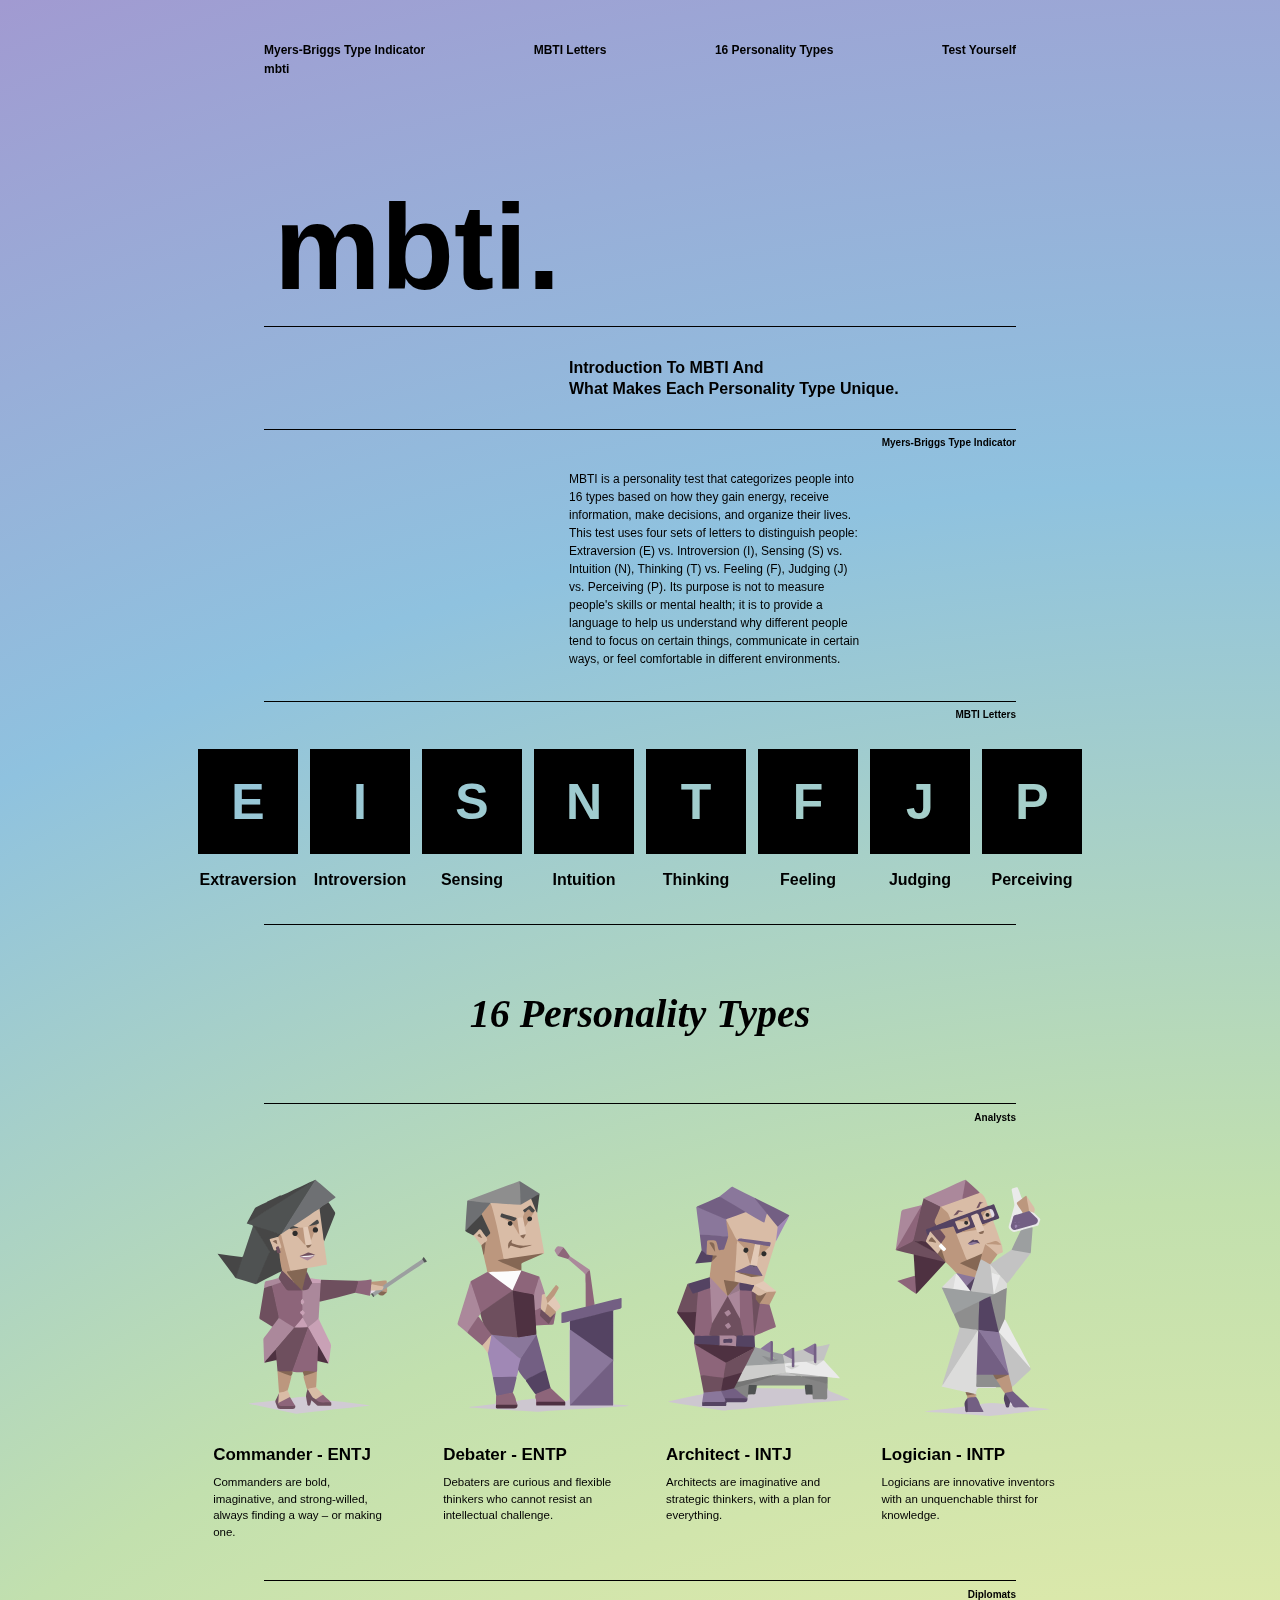
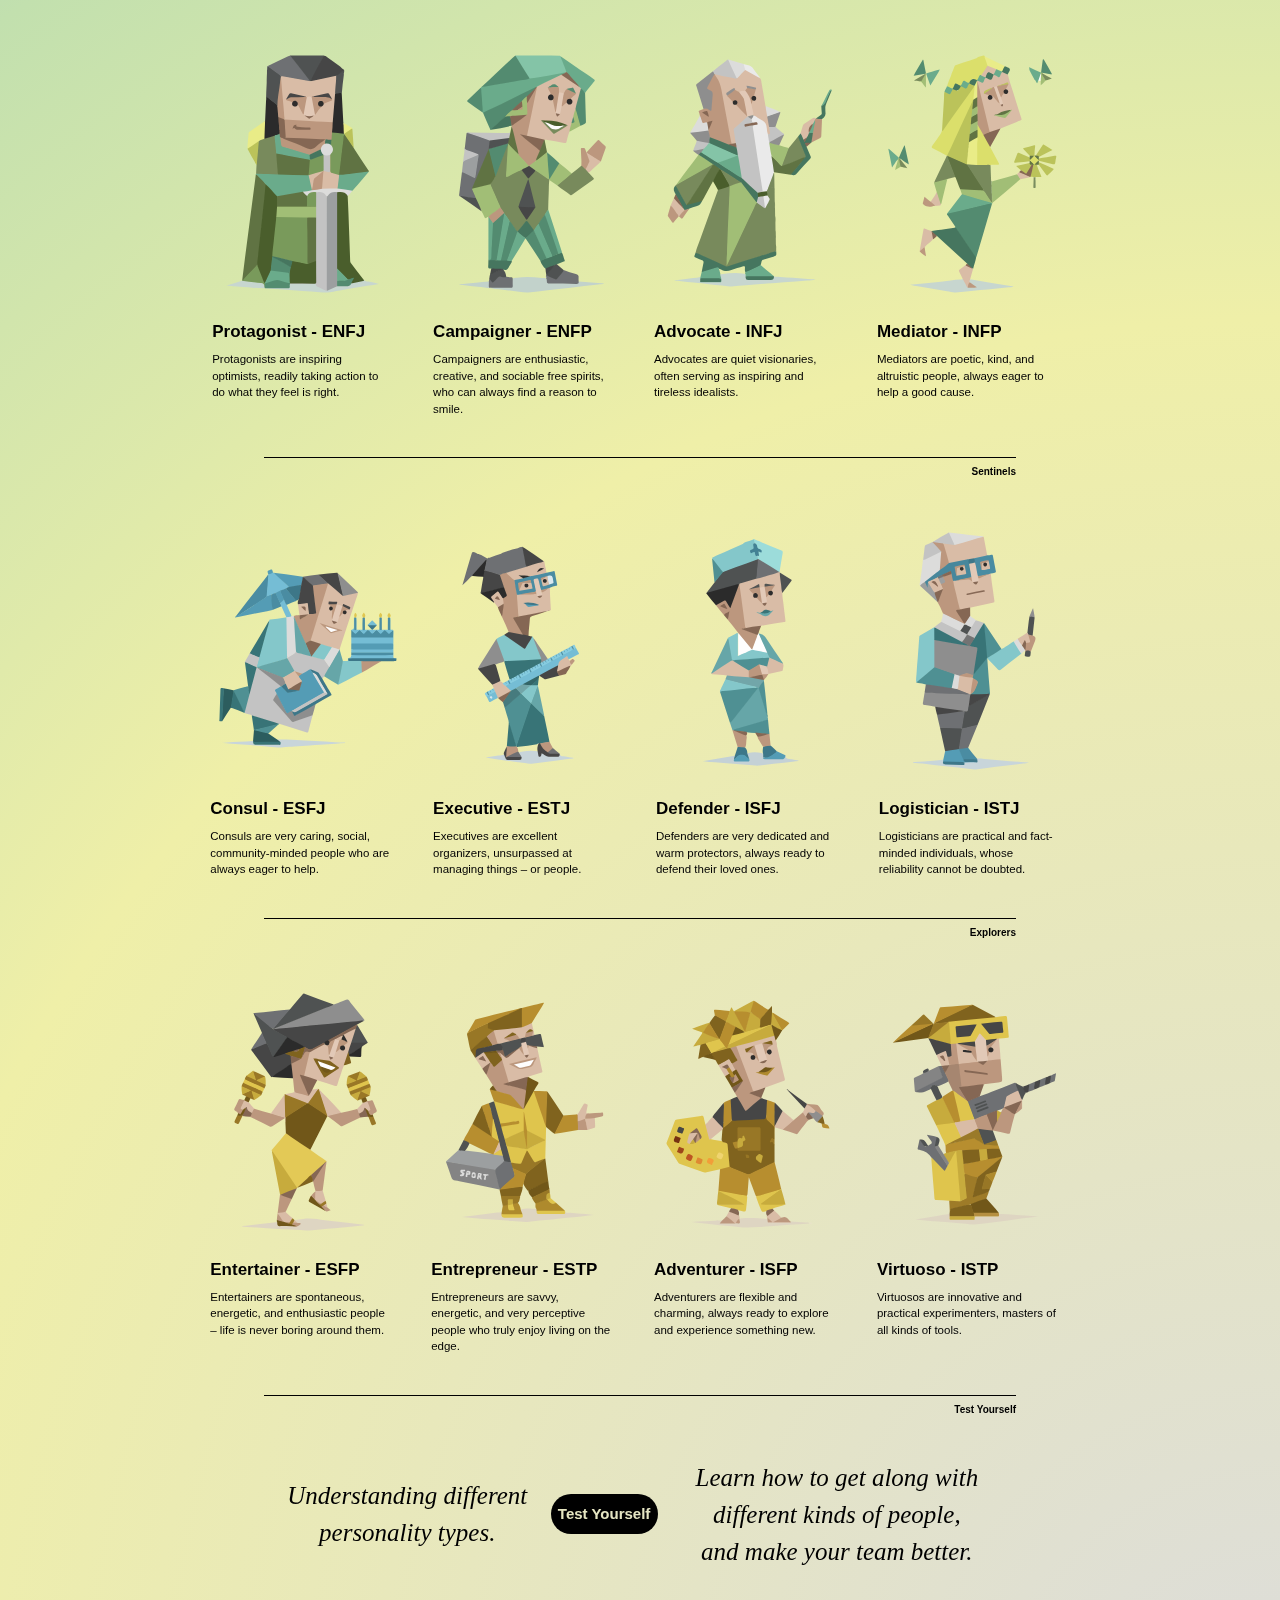
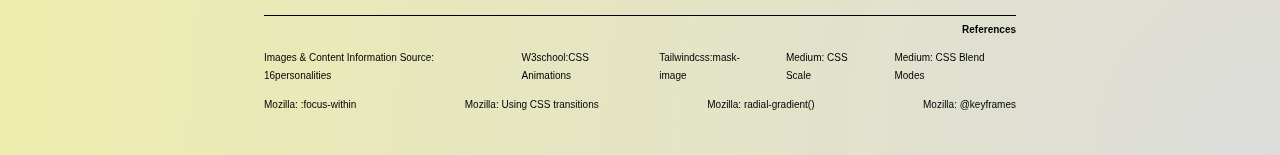
<file: index.html>
<!-- -->
<!DOCTYPE html>
<html>

<head>
    <title>OhMy.mbti.</title>
    <link rel="stylesheet" href="MBTI_Black&White.css">
    <meta name="viewport" content="width=device-width, initial-scale=1.0">
    <style>
        /* Phone */
        @media (min-width: 400px) and (max-width: 699px) {
            .container {
                width: 100%;
                min-width: 400px;
            }

            body {
                line-height: 12px;
                padding: 1px;
                background-size: 180% 180%;
                animation: drift 9s ease-in-out infinite;
            }

            @keyframes drift {
                0% {
                    background-position: 0% 0%;
                }

                25% {
                    background-position: 100% 0%;
                }

                50% {
                    background-position: 100% 100%;
                }

                75% {
                    background-position: 0% 100%;
                }

                100% {
                    background-position: 0% 0%;
                }
            }

            .masthead {
                padding-bottom: 5em;
            }

            .masthead a {
                font-size: 7px;
            }

            .intro h1 {
                font-size: 60px;
                padding-left: 0px;
                padding-bottom: 30px;
            }

            .intro p {
                font-size: 7px;
                padding-top: 2px;
                padding-left: 130px;
                padding-right: 40px;
                padding-bottom: 17px;
            }

            .intro h3,
            .colourchange-click h1 {
                font-size: 5px;
            }


            .intro h2 {
                font-size: 10px;
                padding-top: 15px;
                padding-bottom: 15px;
                padding-left: 130px;
                /* font-family: Georgia, 'Times New Roman', Times, serif; */
                line-height: 14px;
                border-bottom: 0.7px solid rgb(93, 111, 124);
            }

            .letters {
                gap: 5px;
                padding: 1px;
            }


            .letter-e,
            .letter-i,
            .letter-s,
            .letter-n,
            .letter-t,
            .letter-f,
            .letter-j,
            .letter-p {
                width: 40px;
                height: 45px;
                font-size: 20px;
            }

            .letter-group h1 {
                width: 44px;
                padding-top: 8px;
                padding-bottom: 8px;
                font-size: 7px;
            }

            .popup {
                z-index: 30;
            }

            .letters:focus .popup {
                display: block;
            }

            .content-e,
            .content-i,
            .content-s,
            .content-n,
            .content-t,
            .content-f,
            .content-j,
            .content-p {
                padding: 25px;
                width: 400px;
                height: 300px;
                font-size: 9px;
                box-shadow: 0 1px 1px rgba(0, 0, 0, 0.3);
                line-height: 12px;
            }

            .content-e img,
            .content-i img,
            .content-s img,
            .content-n img,
            .content-t img,
            .content-f img,
            .content-j img,
            .content-p img {
                width: 200px;
                height: 180px;
            }

            .content-n img {
                width: 230px;
                height: 180px;
                padding-right: 20px;
            }

            .content-e h2,
            .content-i h2,
            .content-s h2,
            .content-n h2,
            .content-t h2,
            .content-f h2,
            .content-j h2,
            .content-p h2 {
                font-size: 10px;
                padding-bottom: 8px;
            }

            .part3-name {
                font-size: 30px;
                padding-top: 50px;
                line-height: 33px;
                padding-bottom: 50px;
                border-bottom: 0.7px solid rgb(93, 111, 124);
            }

            .types-name {
                font-size: 5px;
                padding-top: 0.5em;
            }

            .grid1,
            .grid2,
            .grid3,
            .grid4 {
                gap: 16px;
                width: 100%;
                padding-top: 20px;
                padding-bottom: 20px;
            }

            .grid-image img {
                height: 80px;
            }

            .grid-image h1 {
                padding-top: 10px;
                font-size: 9px;
            }

            .grid-image p {
                padding-top: 5px;
                font-size: 8px;
                line-height: 10px;
                width: 80px;
            }

            .personalitytest h1 {
                font-size: 5px;
                padding-top: 5px;
            }

            /* link to test */
            .button-container {
                padding-top: 10px;
                padding-bottom: 25px;
            }

            /* para besides button */
            .button-container p {
                padding: 6px;
                font-size: 10px;
                line-height: 13px;
            }

            /* button */
            .external-btn {
                padding: 4px 0;
                width: 90px;
                height: 20px;
                border-radius: 20px;
                font-size: 7px;
            }

            .references h1 {
                font-size: 5px;
            }

            .references p {
                font-size: 6px;
            }
        }

        /* Tablet */
        @media (min-width: 700px) and (max-width: 999px) {
            .container {
                width: 80%;
                padding: 1px;
            }

            body {
                line-height: 18px;
                padding: 40px;
            }

            .masthead {
                padding-bottom: 9em;
            }

            .masthead a {
                font-size: 10px;
            }

            .intro h1 {
                font-size: 85px;
                padding-left: 0px;
                padding-bottom: 50px;
            }

            .intro p {
                font-size: 10px;
                padding-top: 13px;
                padding-left: 190px;
                padding-right: 110px;
                padding-bottom: 30px;
            }

            .intro h3,
            .colourchange-click h1 {
                font-size: 8px;
            }

            .intro h2 {
                font-size: 12px;
                padding-top: 25px;
                padding-bottom: 25px;
                padding-left: 190px;
                /* font-family: Georgia, 'Times New Roman', Times, serif; */
                line-height: 17px;
            }

            .letters {
                gap: 5px;
                padding: 10px;
                padding-bottom: 8px;
            }


            .letter-e,
            .letter-i,
            .letter-s,
            .letter-n,
            .letter-t,
            .letter-f,
            .letter-j,
            .letter-p {
                width: 67px;
                height: 70px;
                font-size: 35px;
            }

            .letter-group h1 {
                width: 70px;
                padding-top: 10px;
                padding-bottom: 20px;
                font-size: 12px;
            }

            .popup {
                z-index: 30;
            }

            .letters:focus .popup {
                display: block;
            }


            .content-e,
            .content-i,
            .content-s,
            .content-n,
            .content-t,
            .content-f,
            .content-j,
            .content-p {
                padding-top: 50px;
                width: 650px;
                height: 450px;
                font-size: 12px;
                box-shadow: 0 7px 7px rgba(0, 0, 0, 0.3);
                line-height: 16px;
            }

            .content-e img,
            .content-i img,
            .content-s img,
            .content-n img,
            .content-t img,
            .content-f img,
            .content-j img,
            .content-p img {
                width: 380px;
                height: 280px;
            }
            .content-e h2,
            .content-i h2,
            .content-s h2,
            .content-n h2,
            .content-t h2,
            .content-f h2,
            .content-j h2,
            .content-p h2 {
                font-size: 14px;
                padding-bottom: 8px;
            }

            .part3-name {
                font-size: 40px;
                padding-top: 70px;
                padding-bottom: 70px;
            }

            .types-name {
                font-size: 8px;
                padding-top: 0.5em;
            }

            .grid1,
            .grid2,
            .grid3,
            .grid4 {
                gap: 20px;
                width: 100%;
                padding-top: 20px;
                padding-bottom: 20px;
            }

            .grid-image img {
                height: 150px;
            }

            .grid-image h1 {
                padding-top: 12px;
                font-size: 12px;
            }

            .esfj {
                width: 130px;
            }

            .grid-image p {
                padding-top: 8px;
                font-size: 10px;
                line-height: 13.5px;
                width: 140px;
            }

            .personalitytest h1 {
                font-size: 8px;
                padding-top: 8px;
            }

            /* link to test */
            .button-container {
                padding-top: 30px;
                padding-bottom: 40px;
            }

            /* para besides button */
            .button-container p {
                padding: 10px;
                font-size: 18px;
                line-height: 24px;
            }

            /* button */
            .external-btn {
                padding: 6px 0 10px;
                width: 150px;
                height: 30px;
                border-radius: 20px;
                font-size: 11px;
            }

            .references p {
                font-size: 8px;
            }

            .references h1 {
                font-size: 8px;
            }

        }

        /* Full Screen */
        @media (min-width: 1000px) {
            .container {
                max-width: 1400px;
            }
        }
    </style>
</head>

<body>
    <div class="container">
        <!--Part 1 - Intro header -->
        <header class="masthead">
            <p><a href="#intro">Myers-Briggs Type Indicator<br>mbti</a></p>
            <p><a href="#letters">MBTI Letters</a></p>
            <p><a href="#personality">16 Personality Types</a></p>
            <p><a href="#testyourself">Test Yourself</a></p>
        </header>

        <!-- Intro -->
        <section class="intro">
            <h1>mbti.</h1>
            <h2>Introduction to MBTI and <br>what makes each personality type unique.</h2>
            <h3 id="intro">Myers-Briggs Type Indicator</h3>
            <p>MBTI is a personality test that categorizes people into 16 types based on how they gain energy, receive
                information, make decisions, and organize their lives. This test uses four sets of letters to
                distinguish people: Extraversion (E) vs. Introversion (I), Sensing (S) vs. Intuition (N), Thinking (T)
                vs. Feeling (F), Judging (J) vs. Perceiving (P). Its purpose is not to measure people's skills or mental
                health; it is to provide a language to help us understand why different people tend to focus on certain
                things, communicate in certain ways, or feel comfortable in different environments.
            </p>
        </section>

        <!-- Part 2 - Letters -->

        <!-- Each letters, colour changed using css hover-->
        <!-- click&popup info -->
        <section class="colourchange-click" id="letters">
            <h1>MBTI Letters</h1>
            <div class="letters">
                <!-- Group 1 -->
                <div class="letter-group" tabindex="0">
                    <button class="letters letter-e">E</button>
                    <h1>Extraversion</h1>

                    <!-- new popup content -->
                    <div class="popup">
                        <div class="content-e">
                            <img src="SVG_MBTI/SVG/E.svg">
                            <h2>Extraversion (E)</h2>
                            <p>Extraverted individuals prefer group activities and get energized by social interaction.
                                <br>They tend to be more enthusiastic and more easily excited than Introverts.
                            </p>
                        </div>
                    </div>
                </div>

                <!-- Group 2 -->
                <div class="letter-group" tabindex="0">
                    <button class="letters letter-i">I</button>
                    <h1>Introversion</h1>

                    <!-- new popup content -->
                    <div class="popup">
                        <div class="content-i">
                            <img src="SVG_MBTI/SVG/I.svg">
                            <h2>Introversion (I)</h2>
                            <p>Introverted individuals prefer solitary activities and get exhausted by social
                                interaction.<br>They tend to be quite sensitive to external stimulation (e.g. sound,
                                sight
                                or smell) in general.</p>
                        </div>
                    </div>
                </div>

                <!-- Group 3 -->
                <div class="letter-group" tabindex="0">
                    <button class="letters letter-s">S</button>
                    <h1>Sensing</h1>

                    <!-- new popup content -->
                    <div class="popup">
                        <div class="content-s">
                            <img src="SVG_MBTI/SVG/S.svg">
                            <h2>Sensing (S)</h2>
                            <p>Observant individuals are highly practical, pragmatic and down-to-earth.<br>They tend to
                                have strong habits and focus on what is happening or has already happened.</p>
                        </div>
                    </div>
                </div>

                <!-- Group 4 -->
                <div class="letter-group" tabindex="0">
                    <button class="letters letter-n">N</button>
                    <h1>Intuition</h1>

                    <!-- new popup content -->
                    <div class="popup">
                        <div class="content-n">
                            <img src="SVG_MBTI/SVG/N.svg">
                            <h2>Intuition (N)</h2>
                            <p>Intuitive individuals are very imaginative, open-minded and curious.<br>They prefer
                                novelty
                                over stability and focus on hidden meanings and future possibilities.
                            </p>
                        </div>
                    </div>
                </div>

                <!-- Group 5 -->
                <div class="letter-group" tabindex="0">
                    <button class="letters letter-t">T</button>
                    <h1>Thinking</h1>

                    <!-- new popup content -->
                    <div class="popup">
                        <div class="content-t">
                            <img src="SVG_MBTI/SVG/T.svg">
                            <h2>Thinking (T)</h2>
                            <p>Thinking individuals focus on objectivity and rationality, prioritizing logic over
                                emotions.<br>They tend to hide their feelings and see efficiency as more important than
                                cooperation.</p>
                        </div>
                    </div>
                </div>

                <!-- Group 6 -->
                <div class="letter-group" tabindex="0">
                    <button class="letters letter-f">F</button>
                    <h1>Feeling</h1>

                    <!-- new popup content -->
                    <div class="popup">
                        <div class="content-f">
                            <img src="SVG_MBTI/SVG/F.svg">
                            <h2>Feeling (F)</h2>
                            <p>Feeling individuals are sensitive and emotionally expressive.<br>They are more empathic
                                and
                                less competitive than Thinking types, and focus on social harmony and cooperation.</p>
                        </div>
                    </div>
                </div>

                <!-- Group 7 -->
                <div class="letter-group" tabindex="0">
                    <button class="letters letter-j">J</button>
                    <h1>Judging</h1>

                    <!-- new popup content -->
                    <div class="popup">
                        <div class="content-j">
                            <img src="SVG_MBTI/SVG/J.svg">
                            <h2>Judging (J)</h2>
                            <p>Judging individuals are decisive, thorough and highly organized.<br>They value clarity,
                                predictability and closure, preferring structure and planning to spontaneity.</p>
                        </div>
                    </div>
                </div>


                <!-- Group 8 -->
                <div class="letter-group" tabindex="0">
                    <button class="letters letter-p">P</button>
                    <h1>Perceiving</h1>

                    <!-- new popup content -->
                    <div class="popup">
                        <div class="content-p">
                            <img src="SVG_MBTI/SVG/P.svg">
                            <h2>Perceiving (P)</h2>
                            <p>Prospecting individuals are very good at improvising and spotting opportunities.<br>They
                                tend to be flexible, relaxed nonconformists who prefer keeping their options open.</p>
                        </div>
                    </div>
                </div>
            </div>
        </section>

        <!-- Part 3 - 16 Types' Title -->
        <!-- Each Personality Types -->
        <section class="sixteen-types" id="personality">

            <div class="part3-name">16 Personality Types</div>

            <!-- 1st group purple-->
            <div class="types-name">Analysts</div>
            <div class="grid1">
                <div class="grid-image">
                    <div class="entj">
                        <a href="HTML&CSS/P_ENTJ.html">
                            <img src="SVG_MBTI/SVG/P_ENTJ.svg" alt="ENTJ_image"></a>
                        <h1>Commander - ENTJ</h1>
                        <p>Commanders are bold, imaginative, and strong-willed, always finding a way – or making one.
                        </p>
                    </div>
                </div>
                <div class="grid-image">
                    <div class="entp">
                        <a href="HTML&CSS/P_ENTP.html">
                            <img src="SVG_MBTI/SVG/P_ENTP.svg" alt="ENTP_image"></a>
                        <h1>Debater - ENTP</h1>
                        <p>Debaters are curious and flexible thinkers who cannot resist an intellectual challenge.</p>
                    </div>
                </div>
                <div class="grid-image">
                    <div class="intj">
                        <a href="HTML&CSS/P_INTJ.html">
                            <img src="SVG_MBTI/SVG/P_INTJ.svg" alt="INTJ_image"></a>
                        <h1>Architect - INTJ</h1>
                        <p>Architects are imaginative and strategic thinkers, with a plan for everything.</p>
                    </div>
                </div>
                <div class="grid-image">
                    <div class="intp">
                        <a href="HTML&CSS/P_INTP.html">
                            <img src="SVG_MBTI/SVG/P_INTP.svg" alt="INTP_image"></a>
                        <h1>Logician - INTP</h1>
                        <p>Logicians are innovative inventors with an unquenchable thirst for knowledge.</p>
                    </div>
                </div>
            </div>
            <!-- 2nd group green-->
            <div class="types-name">Diplomats</div>
            <div class="grid2">
                <div class="grid-image">
                    <div class="enfj">
                        <a href="HTML&CSS/G_ENFJ.html">
                            <img src="SVG_MBTI/SVG/G_ENFJ.svg" alt="ENFJ_image"></a>
                        <h1>Protagonist - ENFJ</h1>
                        <p>Protagonists are inspiring optimists, readily taking action to do what they feel is right.
                        </p>
                    </div>
                </div>
                <div class="grid-image">
                    <div class="enfp"><a href="HTML&CSS/G_ENFP.html">
                            <img src="SVG_MBTI/SVG/G_ENFP.svg" alt="ENFP_image"></a>
                        <h1>Campaigner - ENFP</h1>
                        <p>Campaigners are enthusiastic, creative, and sociable free spirits, who can always find a
                            reason to smile.</p>
                    </div>
                </div>
                <div class="grid-image">
                    <div class="infj">
                        <a href="HTML&CSS/G_INFJ.html">
                            <img src="SVG_MBTI/SVG/G_INFJ.svg" alt="INFJ_image"></a>
                        <h1>Advocate - INFJ</h1>
                        <p>Advocates are quiet visionaries, often serving as inspiring and tireless idealists.</p>
                    </div>
                </div>
                <div class="grid-image">
                    <div class="infp">
                        <a href="HTML&CSS/G_INFP.html">
                            <img src="SVG_MBTI/SVG/G_INFP.svg" alt="INFP_image"></a>
                        <h1>Mediator - INFP</h1>
                        <p>Mediators are poetic, kind, and altruistic people, always eager to help a good cause.</p>
                    </div>
                </div>
            </div>

            <!-- 3rd group blue-->
            <div class="types-name">Sentinels</div>
            <div class="grid3">
                <div class="grid-image">
                    <div class="esfj">
                        <a href="HTML&CSS/B_ESFJ.html">
                            <img src="SVG_MBTI/SVG/B_ESFJ.svg" alt="ESFJ_image"></a>
                        <h1>Consul - ESFJ</h1>
                        <p>Consuls are very caring, social, community-minded people who are always eager to help.</p>
                    </div>
                </div>
                <div class="grid-image">
                    <div class="estj">
                        <a href="HTML&CSS/B_ESTJ.html">
                            <img src="SVG_MBTI/SVG/B_ESTJ.svg" alt="ESTJ_image"></a>
                        <h1>Executive - ESTJ</h1>
                        <p>Executives are excellent organizers, unsurpassed at managing things – or people.</p>
                    </div>
                </div>
                <div class="grid-image">
                    <div class="isfj">
                        <a href="HTML&CSS/B_ISFJ.html">
                            <img src="SVG_MBTI/SVG/B_ISFJ.svg" alt="ISFJ_image"></a>
                        <h1>Defender - ISFJ</h1>
                        <p>Defenders are very dedicated and warm protectors, always ready to defend their loved ones.
                        </p>
                    </div>
                </div>
                <div class="grid-image">
                    <div class="istj">
                        <a href="HTML&CSS/B_ISTJ.html">
                            <img src="SVG_MBTI/SVG/B_ISTJ.svg" alt="ISTJ_image"></a>
                        <h1>Logistician - ISTJ</h1>
                        <p>Logisticians are practical and fact-minded individuals, whose reliability cannot be doubted.
                    </div>
                </div>
            </div>

            <!-- 4th group yellow-->
            <div class="types-name">Explorers</div>
            <div class="grid4">
                <div class="grid-image">
                    <div class="esfp">
                        <a href="HTML&CSS/Y_ESFP.html">
                            <img src="SVG_MBTI/SVG/Y_ESFP.svg" alt="ESFP_image"></a>
                        <h1>Entertainer - ESFP</h1>
                        <p>Entertainers are spontaneous, energetic, and enthusiastic people – life is never boring
                            around them.</p>
                    </div>
                </div>
                <div class="grid-image">
                    <div class="estp">
                        <a href="HTML&CSS/Y_ESTP.html">
                            <img src="SVG_MBTI/SVG/Y_ESTP.svg" alt="ESTP_image"></a>
                        <h1>Entrepreneur - ESTP</h1>
                        <p>Entrepreneurs are savvy, energetic, and very perceptive people who truly enjoy living on the
                            edge.</p>
                    </div>
                </div>
                <div class="grid-image">
                    <div class="isfp">
                        <a href="HTML&CSS/Y_ISFP.html">
                            <img src="SVG_MBTI/SVG/Y_ISFP.svg" alt="ISFP_image"></a>
                        <h1>Adventurer - ISFP</h1>
                        <p>Adventurers are flexible and charming, always ready to explore and experience something new.
                        </p>
                    </div>
                </div>
                <div class="grid-image">
                    <div class="istp">
                        <a href="HTML&CSS/Y_ISTP.html">
                            <img src="SVG_MBTI/SVG/Y_ISTP.svg" alt="ISTP_image"></a>
                        <h1>Virtuoso - ISTP</h1>
                        <p>Virtuosos are innovative and practical experimenters, masters of all kinds of tools.</p>
                    </div>
                </div>
            </div>
        </section>

        <!-- link to test -->
        <section class="personalitytest" id="testyourself">
            <h1>Test Yourself</h1>
            <div class="button-container">
                <p>Understanding different personality types. </p>
                <a href="https://www.16personalities.com/free-personality-test" class="external-btn"
                    target="_blank">Test Yourself</a>
                <br>
                <br>
                <p>Learn how to get along with different kinds of people,<br> and make your team better.</p>
            </div>
        </section>

        <!-- references -->
        <footer class="references">
            <h1>References</h1>
            <p>
                <a href="https://www.16personalities.com/personality-types">Images & Content Information Source:
                    16personalities</a>
                <a href="https://www.w3schools.com/css/css3_animations.asp">W3school:CSS Animations</a>
                <a href="https://tailwindcss.com/docs/mask-image">Tailwindcss:mask-image</a>
                <a href="https://medium.com/@AppCode/how-to-hover-zoom-on-an-image-with-css-scale-bc30a06ebbed">Medium:
                    CSS Scale</a>
                <a
                    href="https://medium.com/@szz185/the-magic-of-css-blend-modes-making-text-pop-on-any-background-5bee1c27f302">Medium:
                    CSS Blend Modes</a>
            </p>
            <p>
                <a href="https://developer.mozilla.org/en-US/docs/Web/CSS/Reference/Selectors/:focus-within">Mozilla:
                    :focus-within</a>
                <a
                    href="https://developer.mozilla.org/en-US/docs/Web/CSS/Guides/Transitions/Using#:~:text=view%20code-,html,200px;%20rotate:%20180deg;%20%7D">Mozilla:
                    Using CSS transitions</a>
                <a
                    href="https://developer.mozilla.org/en-US/docs/Web/CSS/Reference/Values/gradient/radial-gradient#:~:text=%E4%B8%AD%E6%96%87%20(%E7%AE%80%E4%BD%93)-,radial%2Dgradient(),special%20kind%20of%20.">Mozilla:
                    radial-gradient()</a>
                <a href="https://developer.mozilla.org/en-US/docs/Web/CSS/Reference/At-rules/@keyframes">Mozilla:
                    @keyframes</a>
            </p>

        </footer>
    </div>
</body>



</html>
</file>
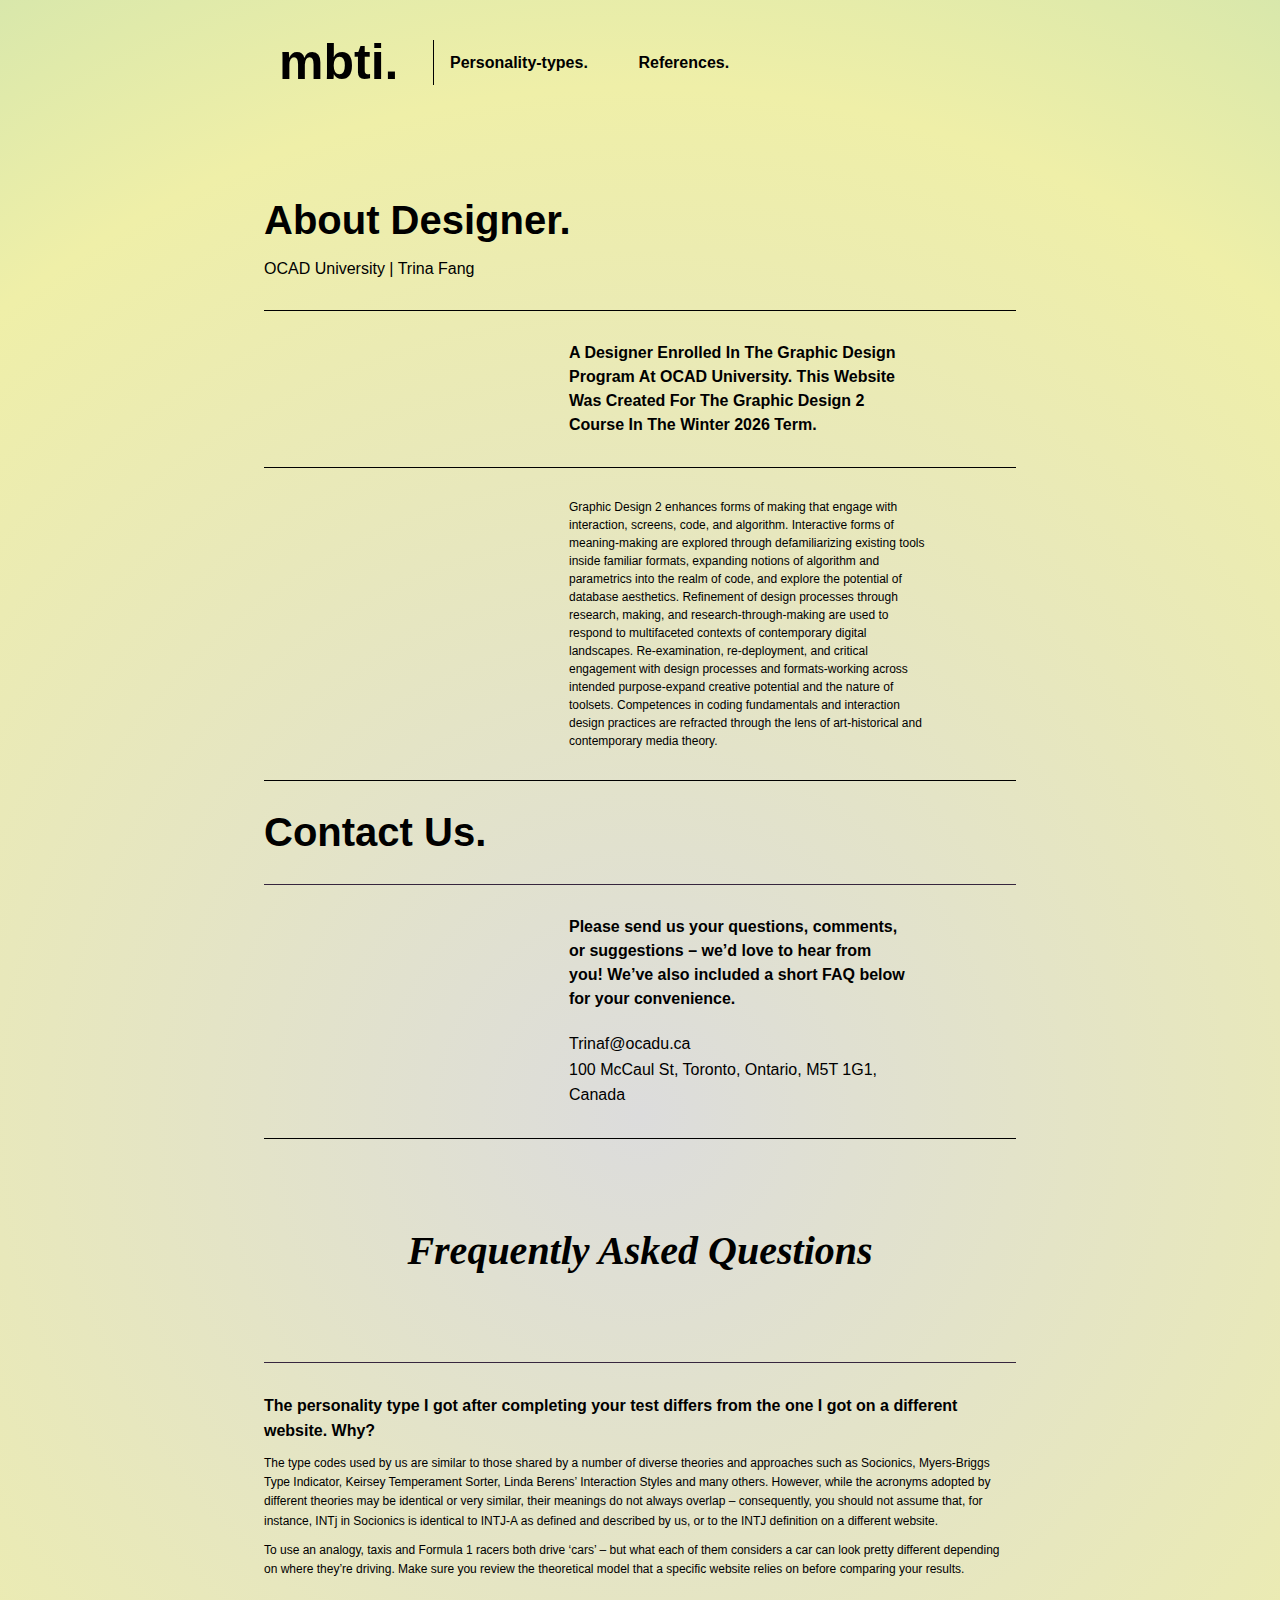
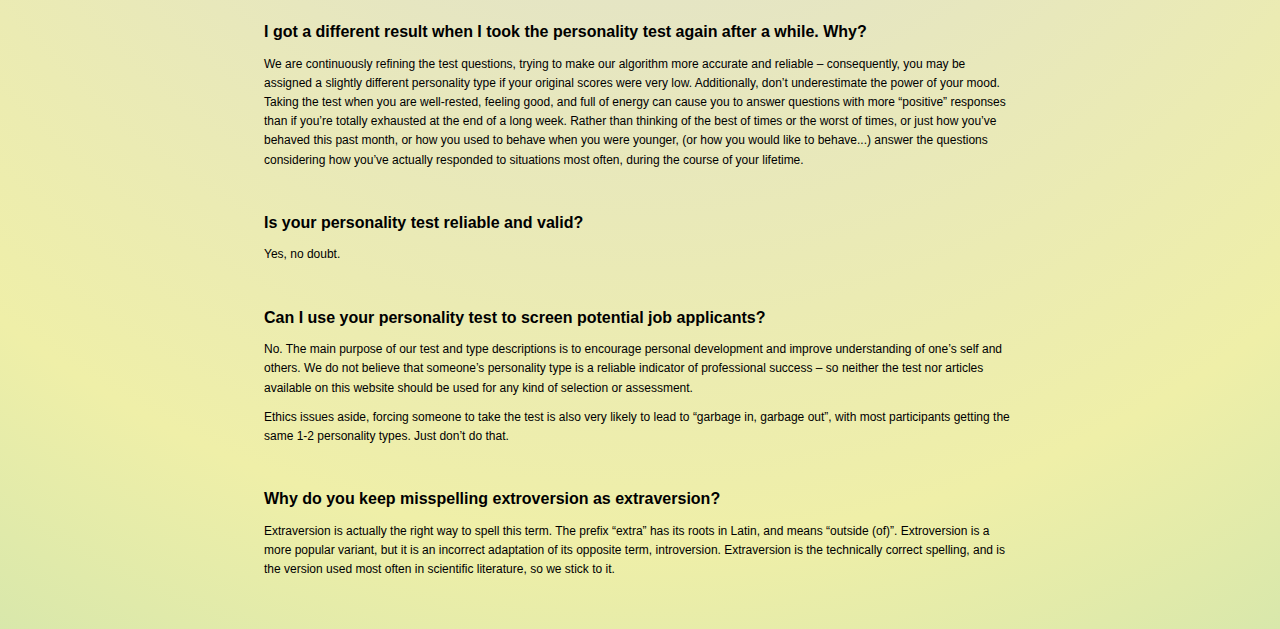
<file: about.html>
<!DOCTYPE html>
<html>

<head>
    <title>About.</title>
    <link rel="stylesheet" href="about.css">
    <meta name="viewport" content="width=device-width, initial-scale=1.0">

    <style>
        /* Phone */
        @media (min-width: 400px) and (max-width: 699px) {
            .container {
                width: 100%;
                max-width: 699px;
            }

            body {
                font-size: 10px;
                line-height: 15px;
            }

            .masthead {
                padding-left: 5px;
                padding-bottom: 3em;
                gap: 5px;
            }

            .masthead a {
                font-size: 25px;
                padding-right: 7px;
            }

            .about-window a {
                font-size: 10px;
                height: 20px;
                padding-left: 5px;
            }

            .popup-container button {
                font-size: 10px;
                width: 100px;
                height: 20px;
            }

            .popup-window {
                width: 200px;
                height: auto;
                padding-left: 1px;
                z-index: 20;
            }

            .popup-window ul {
                grid-template-columns: repeat(2, auto);
                grid-template-rows: repeat(4, auto);
                gap: 12px;
                line-height: 20px;
                padding: 20px;
            }

            .popup-window a {
                font-size: 15px;
            }

            .aboutdesigner h1 {
                font-size: 20px;
                padding-top: 40px;
                padding-bottom: 10px;
            }

            .aboutdesigner p {
                font-size: 10px;
                padding-bottom: 15px;
            }

            .aboutdesigner h2 {
                font-size: 11px;
                padding-top: 15px;
                padding-bottom: 15px;
                padding-left: 102px;
                padding-right: 1px;
                line-height: 1.2;
            }

            .aboutdesigner h3 {
                font-size: 10px;
                padding-top: 15px;
                padding-bottom: 15px;
                padding-left: 102px;
                padding-right: 0px;
                line-height: 1.2;
            }

            .contactus h1 {
                font-size: 20px;
                padding-top: 15px;
                padding-bottom: 15px;
            }

            .contactus h2 {
                font-size: 11px;
                padding-top: 15px;
                padding-bottom: 15px;
                padding-left: 102px;
                padding-right: 0px;
                line-height: 1.2;
            }

            .contactus p {
                font-size: 10px;
                padding-bottom: 15px;
                padding-left: 102px;
                padding-right: 0px;
                line-height: 1.2;
            }

            .FAQ h1 {
                font-size: 20px;
                padding-top: 35px;
                padding-bottom: 35px;
            }

            .FAQ h2 {
                font-size: 11px;
                padding-bottom: 10px;
                padding-top: 15px;
                line-height: 1.2;
            }

            .FAQ p {
                font-size: 10px;
                padding-bottom: 10px;
                line-height: 1.2;
            }
        }

        /* Tablet */
        @media (min-width: 700px) and (max-width: 999px) {
            .container {
                width: 80%;
                max-width: 999px;
                padding: 40px;
            }

            body {
                font-size: 10px;
                line-height: 20px;
            }

            .masthead {
                padding-left: 5px;
                padding-bottom: 5em;
                gap: 10px;
            }

            .masthead a {
                font-size: 40px;
                padding-right: 13px;
            }

            .about-window a {
                font-size: 16px;
                height: 35px;
                padding-left: 15px;
                padding-right: 15px;
            }

            .popup-container button {
                font-size: 16px;
                width: 170px;
                height: 35px;
                padding-left: 0px;
            }

            .popup-window {
                width: 450px;
                height: auto;
                padding-left: 1px;
                z-index: 20;
            }

            .popup-window ul {
                gap: 12px;
                line-height: 30px;
                padding: 20px;
            }

            .popup-window a {
                font-size: 18px;
            }

            .aboutdesigner h1 {
                font-size: 30px;
                padding-top: 40px;
                padding-bottom: 15px;
            }

            .aboutdesigner p {
                font-size: 12px;
                padding-bottom: 20px;
            }

            .aboutdesigner h2 {
                font-size: 12px;
                padding-top: 35px;
                padding-bottom: 35px;
                padding-left: 200px;
                /* padding-right: 1px; */
                line-height: 1.4;
            }

            .aboutdesigner h3 {
                font-size: 12px;
                padding-top: 35px;
                padding-bottom: 35px;
                padding-left: 200px;
                padding-right: 0px;
                line-height: 1.4;
            }

            .contactus h1 {
                font-size: 30px;
                padding-top: 35px;
                padding-bottom: 35px;
            }

            .contactus h2 {
                font-size: 12px;
                padding-top: 35px;
                padding-bottom: 20px;
                padding-left: 200px;
                padding-right: 0px;
                line-height: 1.4;
            }

            .contactus p {
                font-size: 12px;
                padding-bottom: 35px;
                padding-left: 200px;
                padding-right: 0px;
                line-height: 1.4;
            }

            .FAQ h1 {
                font-size: 30px;
                padding-top: 50px;
                padding-bottom: 50px;
            }

            .FAQ h2 {
                font-size: 12px;
                padding-bottom: 15px;
                padding-top: 35px;
                line-height: 1.4;
            }

            .FAQ p {
                font-size: 12px;
                padding-bottom: 15px;
                line-height: 1.4;
            }

        }

        /* Full Screen */
        @media (min-width: 1000px) {
            .container {
                max-width: 1400px;
            }
        }
    </style>
</head>

<body>
    <div class="container">
        <!-- back to home page link -->
        <header class="masthead">
            <a href="index.html">mbti.</a>
            <div class="popup-container">
                <button class="button">Personality-types.</button>

                <div class="popup-window">
                    <ul>
                        <li><a href="HTML&CSS/P_ENTJ.html">ENTJ.</a></li>
                        <!-- 1. -->
                        <li><a href="HTML&CSS/P_ENTP.html">ENTP.</a></li>
                        <!-- 2. -->
                        <li><a href="HTML&CSS/P_INTJ.html">INTJ.</a></li>
                        <!-- 3. -->
                        <li><a href="HTML&CSS/P_INTP.html">INTP.</a></li>
                        <!-- 4. -->
                        <li><a href="HTML&CSS/G_ENFJ.html">ENFJ.</a></li>
                        <!-- 5. -->
                        <li><a href="HTML&CSS/G_ENFP.html">ENFP.</a></li>
                        <!-- 6. -->
                        <li><a href="HTML&CSS/G_INFJ.html">INFJ.</a></li>
                        <!-- 7. -->
                        <li><a href="HTML&CSS/G_INFP.html">INFP.</a></li>
                        <!-- 8. -->
                        <li><a href="HTML&CSS/B_ESFJ.html">ESFJ.</a></li>
                        <!-- 9. -->
                        <li><a href="HTML&CSS/B_ESTJ.html">ESTJ.</a></li>
                        <!-- 10. -->
                        <li><a href="HTML&CSS/B_ISFJ.html">ISFJ.</a></li>
                        <!-- 11. -->
                        <li><a href="HTML&CSS/B_ISTJ.html">ISTJ.</a></li>
                        <!-- 12. -->
                        <li><a href="HTML&CSS/Y_ESFP.html">ESFP.</a></li>
                        <!-- 13. -->
                        <li><a href="HTML&CSS/Y_ESTP.html">ESTP.</a></li>
                        <!-- 14. -->
                        <li><a href="HTML&CSS/Y_ISFP.html">ISFP.</a></li>
                        <!-- 15. -->
                        <li><a href="HTML&CSS/Y_ISTP.html">ISTP.</a></li>
                        <!-- 16. -->
                </div>
            </div>
            <div class="about-window">
                <a href="references.html">References.</a>
            </div>
            <!-- <div class="about-window">
                <a href="about.html">About.</a>
            </div> -->
        </header>

        <div class="aboutdesigner" id="aboutdesigner">
            <h1>About Designer.</h1>
            <p>OCAD University | Trina Fang</p>
            <h2>A designer enrolled in the Graphic Design program at OCAD University. This website was created for the
                Graphic Design 2 course in the Winter 2026 term.
            </h2>
            <h3>Graphic Design 2 enhances forms of making that engage with interaction, screens, code, and algorithm.
                Interactive forms of meaning-making are explored through defamiliarizing existing tools inside familiar
                formats, expanding notions of algorithm and parametrics into the realm of code, and explore the
                potential of database aesthetics. Refinement of design processes through research, making, and
                research-through-making are used to respond to multifaceted contexts of contemporary digital landscapes.
                Re-examination, re-deployment, and critical engagement with design processes and formats-working across
                intended purpose-expand creative potential and the nature of toolsets. Competences in coding
                fundamentals and interaction design practices are refracted through the lens of art-historical and
                contemporary media theory. </h3>
        </div>


        <div class="contactus" id="contactus">
            <h1>Contact Us.</h1>
            <h2>Please send us your questions, comments, or suggestions – we’d love to hear from you! We’ve also
                included a short FAQ below for your convenience.</h2>
            <p>Trinaf@ocadu.ca<br>
                100 McCaul St, Toronto, Ontario, M5T 1G1, Canada</p>
        </div>
        <div class="FAQ" id="FAQ">
            <h1>Frequently Asked Questions</h1>
            <h2>The personality type I got after completing your test differs from the one I got on a different website.
                Why?</h2>
            <p>The type codes used by us are similar to those shared by a number of diverse theories and approaches such
                as Socionics, Myers-Briggs Type Indicator, Keirsey Temperament Sorter, Linda Berens’ Interaction Styles
                and many others. However, while the acronyms adopted by different theories may be identical or very
                similar, their meanings do not always overlap – consequently, you should not assume that, for instance,
                INTj in Socionics is identical to INTJ-A as defined and described by us, or to the INTJ definition on a
                different website.</p>
            <p>To use an analogy, taxis and Formula 1 racers both drive ‘cars’ – but what each of them considers a car
                can look pretty different depending on where they’re driving. Make sure you review the theoretical model
                that a specific website relies on before comparing your results.</p>
            <h2>I got a different result when I took the personality test again after a while. Why?</h2>
            <p> We are continuously refining the test questions, trying to make our algorithm more accurate and reliable
                – consequently, you may be assigned a slightly different personality type if your original scores were
                very low. Additionally, don’t underestimate the power of your mood. Taking the test when you are
                well-rested, feeling good, and full of energy can cause you to answer questions with more “positive”
                responses than if you’re totally exhausted at the end of a long week. Rather than thinking of the best
                of times or the worst of times, or just how you’ve behaved this past month, or how you used to behave
                when you were younger, (or how you would like to behave...) answer the questions considering how you’ve
                actually responded to situations most often, during the course of your lifetime.</p>
            <h2>Is your personality test reliable and valid?</h2>
            <p>Yes, no doubt.</p>
            <h2>Can I use your personality test to screen potential job applicants?</h2>
            <p>No. The main purpose of our test and type descriptions is to encourage personal development and improve
                understanding of one’s self and others. We do not believe that someone’s personality type is a reliable
                indicator of professional success – so neither the test nor articles available on this website should be
                used for any kind of selection or assessment.</p>
            <p>
                Ethics issues aside, forcing someone to take the test is also very likely to lead to “garbage in,
                garbage out”, with most participants getting the same 1-2 personality types. Just don’t do that.</p>
            <h2>Why do you keep misspelling extroversion as extraversion?</h2>
            <p>Extraversion is actually the right way to spell this term. The prefix “extra” has its roots in Latin, and
                means “outside (of)”. Extroversion is a more popular variant, but it is an incorrect adaptation of its
                opposite term, introversion. Extraversion is the technically correct spelling, and is the version used
                most often in scientific literature, so we stick to it.</p>
        </div>

</body>

</html>
</file>
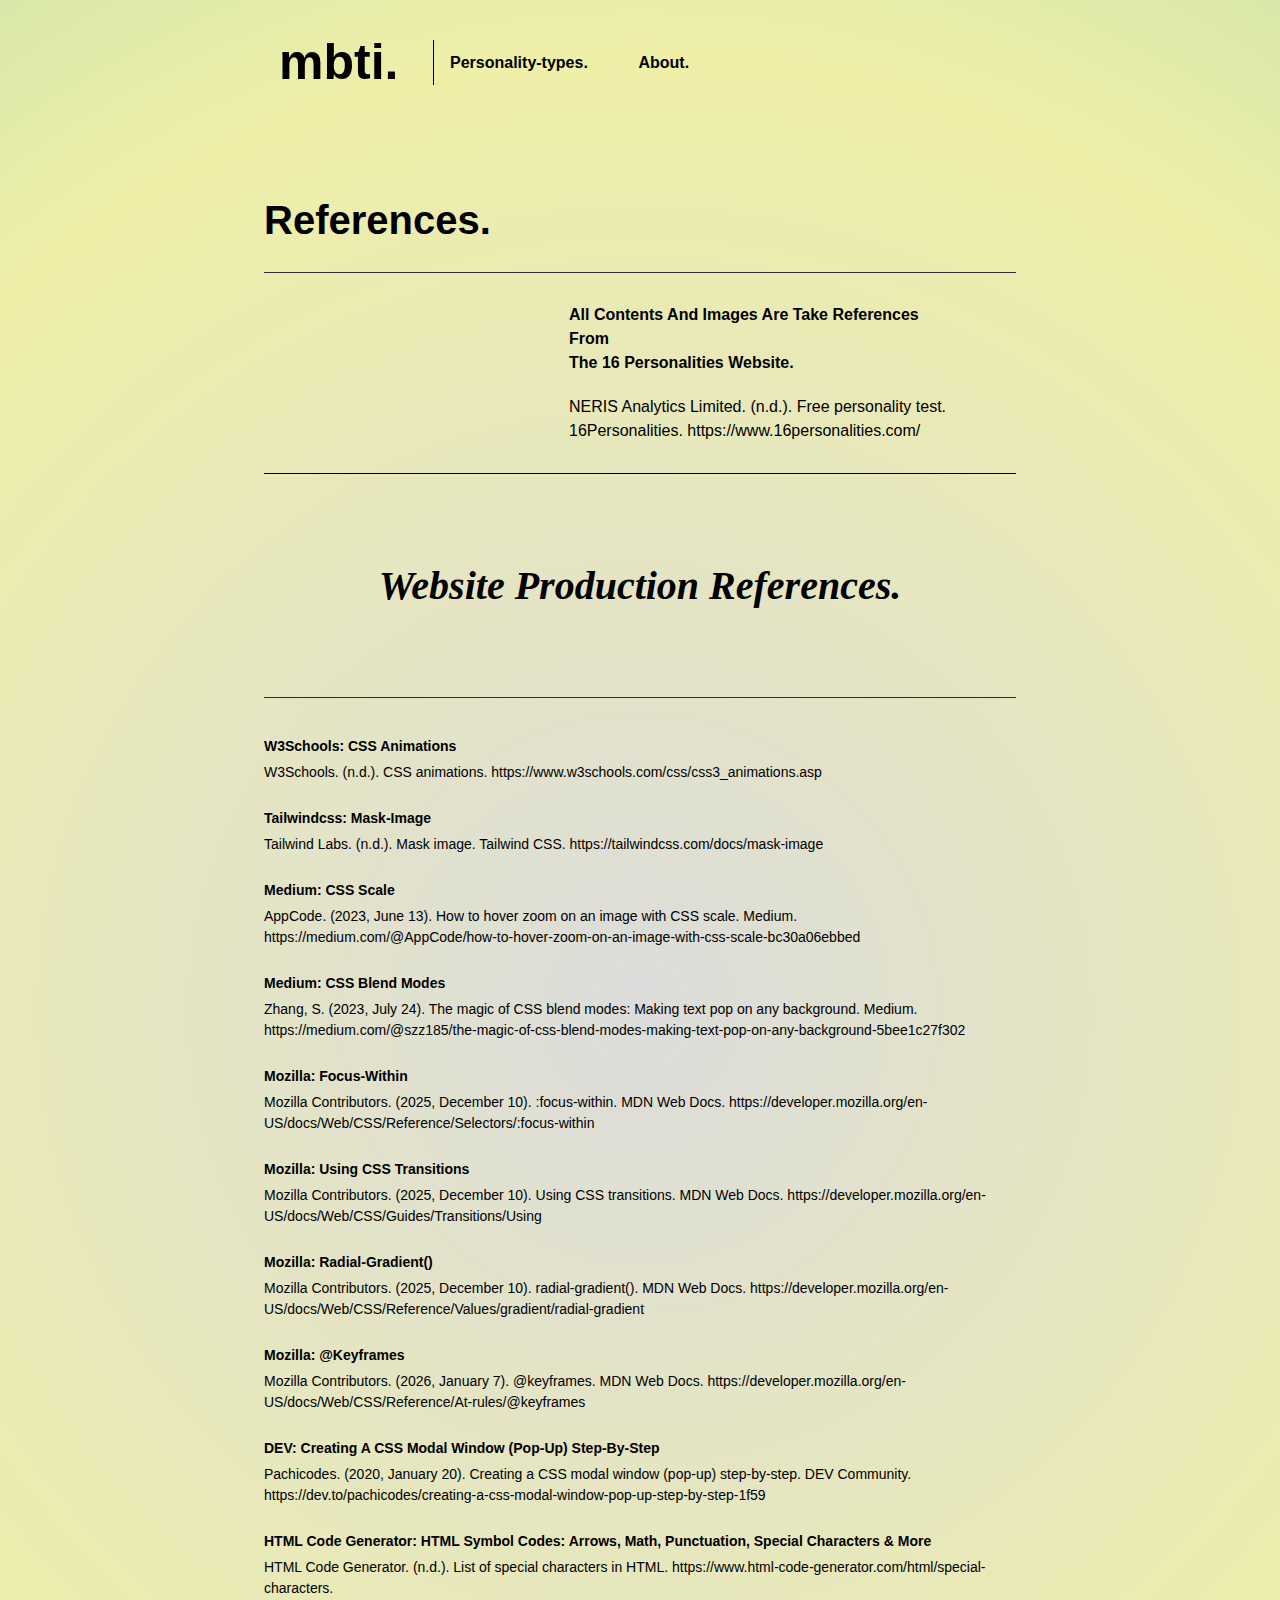
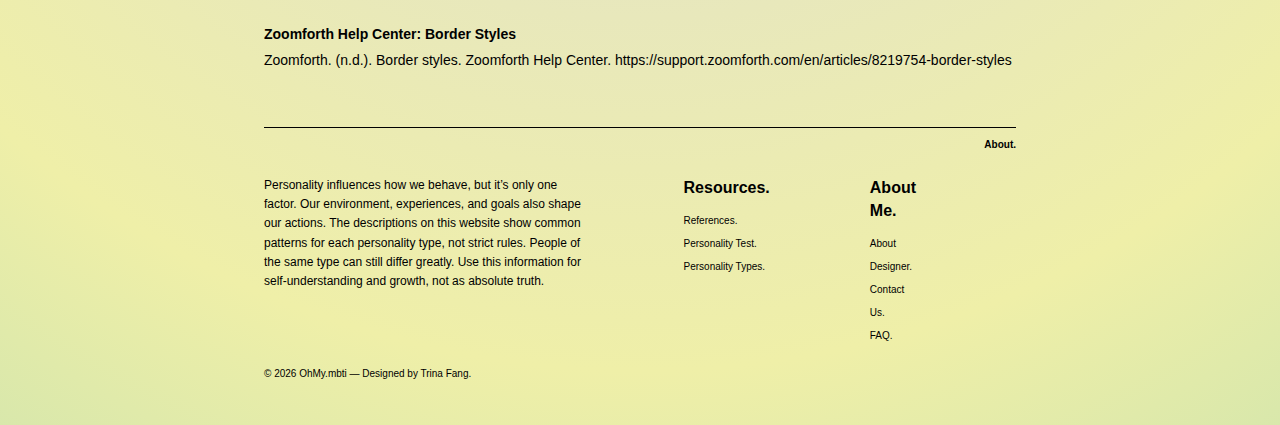
<file: references.html>
<!DOCTYPE html>
<html>

<head>
    <title>References.</title>
    <link rel="stylesheet" href="references.css">
    <meta name="viewport" content="width=device-width, initial-scale=1.0">

    <style>
        /* Phone */
        @media (min-width: 400px) and (max-width: 699px) {
            .container {
                width: 100%;
                max-width: 699px;
            }

            body {
                font-size: 10px;
                line-height: 15px;
            }

            .masthead {
                padding-left: 5px;
                padding-bottom: 3em;
                gap: 5px;
            }

            .masthead a {
                font-size: 25px;
                padding-right: 7px;
            }

            .about-window a {
                font-size: 10px;
                height: 20px;
                padding-left: 5px;
            }

            .popup-container button {
                font-size: 10px;
                width: 100px;
                height: 20px;
            }

            .popup-window {
                width: 200px;
                height: auto;
                padding-left: 1px;
                z-index: 20;
            }

            .popup-window ul {
                grid-template-columns: repeat(2, auto);
                grid-template-rows: repeat(4, auto);
                gap: 12px;
                line-height: 20px;
                padding: 20px;
            }

            .popup-window a {
                font-size: 15px;
            }

            .refer h1 {
                font-size: 20px;
                padding-top: 40px;
                padding-bottom: 15px;
            }

            .refer p {
                font-size: 10px;
                padding-top: 15px;
                padding-bottom: 15px;
                padding-left: 102px;
                padding-right: 1px;
            }

            .refer h2 {
                font-size: 11px;
                padding-top: 15px;
                padding-bottom: 1px;
                padding-left: 102px;
                padding-right: 1px;
                line-height: 1.2;
            }

            .web h1 {
                font-size: 20px;
                padding-top: 35px;
                line-height: 1.2;
                padding-bottom: 35px;
            }

            .web h2 {
                font-size: 11px;
                padding-top: 1px;
                padding-bottom: 1px;
                padding-left: 2px;
                padding-right: 0px;
                line-height: 1.2;
            }

            .web p {
                font-size: 10px;
                padding-bottom: 15px;
                padding-left: 2px;
                padding-right: 0px;
                line-height: 1.2;
            }

            .site-footer h1 {
                font-size: 5px;
            }

            .column h2 {
                font-size: 8px;
                line-height: 1.6;
                color: #000000;
                max-width: 150px;
            }

            .column {
                gap: 10px;
                font-size: 8px;
                padding-top: 15px;
                padding-bottom: 5px;
                padding-right: 10px;
            }

            .footer-column h3 {
                font-size: 10px;
                margin-bottom: 6px;
            }

            .site-footer h4 {
                font-size: 8px;
            }
        }

        /* Tablet */
        @media (min-width: 700px) and (max-width: 999px) {
            .container {
                width: 80%;
                max-width: 999px;
                padding: 40px;
            }

            body {
                font-size: 10px;
                line-height: 20px;
            }

            .masthead {
                padding-left: 5px;
                padding-bottom: 5em;
                gap: 10px;
            }

            .masthead a {
                font-size: 40px;
                padding-right: 13px;
            }

            .about-window a {
                font-size: 16px;
                height: 35px;
                padding-left: 15px;
                padding-right: 15px;
            }

            .popup-container button {
                font-size: 16px;
                width: 170px;
                height: 35px;
                padding-left: 0px;
            }

            .popup-window {
                width: 450px;
                height: auto;
                padding-left: 1px;
                z-index: 20;
            }

            .popup-window ul {
                gap: 12px;
                line-height: 30px;
                padding: 20px;
            }

            .popup-window a {
                font-size: 18px;
            }

            .refer h1 {
                font-size: 30px;
                padding-top: 40px;
                padding-bottom: 25px;
            }

            .refer p {
                font-size: 12px;
                padding-bottom: 35px;
                padding-top: 15px;
                padding-left: 200px;
                padding-right: 0px;
            }

            .refer h2 {
                font-size: 12px;
                padding-top: 35px;
                padding-bottom: 0px;
                padding-left: 200px;
                /* padding-right: 1px; */
                line-height: 1.4;
            }

            .web h1 {
                font-size: 30px;
                padding-top: 50px;
                padding-bottom: 50px;
            }

            .web h2 {
                font-size: 12px;
                padding-top: 2px;
                padding-bottom: 1px;
                padding-left: 0px;
                padding-right: 0px;
                line-height: 1.4;
            }

            .web p {
                font-size: 12px;
                padding-bottom: 15px;
                padding-left: 0px;
                padding-right: 0px;
                line-height: 1.4;
            }

            .site-footer h1 {
                font-size: 8px;
            }

            .column h2 {
                font-size: 10px;
                line-height: 1.6;
                color: #000000;
                max-width: 280px;
            }

            .column {
                gap: 10px;
                font-size: 10px;
                padding-top: 15px;
                padding-bottom: 5px;
                padding-right: 10px;
            }

            .footer-column h3 {
                font-size: 12px;
                margin-bottom: 6px;
            }

            .site-footer h4 {
                font-size: 10px;
            }
        }

        /* Full Screen */
        @media (min-width: 1000px) {
            .container {
                max-width: 1400px;
            }
        }
    </style>
</head>

<body>
    <div class="container">
        <!-- back to home page link -->
        <header class="masthead">
            <a href="index.html">mbti.</a>
            <div class="popup-container">
                <button class="button">Personality-types.</button>

                <div class="popup-window">
                    <ul>
                        <li><a href="HTML&CSS/P_ENTJ.html">ENTJ.</a></li>
                        <!-- 1. -->
                        <li><a href="HTML&CSS/P_ENTP.html">ENTP.</a></li>
                        <!-- 2. -->
                        <li><a href="HTML&CSS/P_INTJ.html">INTJ.</a></li>
                        <!-- 3. -->
                        <li><a href="HTML&CSS/P_INTP.html">INTP.</a></li>
                        <!-- 4. -->
                        <li><a href="HTML&CSS/G_ENFJ.html">ENFJ.</a></li>
                        <!-- 5. -->
                        <li><a href="HTML&CSS/G_ENFP.html">ENFP.</a></li>
                        <!-- 6. -->
                        <li><a href="HTML&CSS/G_INFJ.html">INFJ.</a></li>
                        <!-- 7. -->
                        <li><a href="HTML&CSS/G_INFP.html">INFP.</a></li>
                        <!-- 8. -->
                        <li><a href="HTML&CSS/B_ESFJ.html">ESFJ.</a></li>
                        <!-- 9. -->
                        <li><a href="HTML&CSS/B_ESTJ.html">ESTJ.</a></li>
                        <!-- 10. -->
                        <li><a href="HTML&CSS/B_ISFJ.html">ISFJ.</a></li>
                        <!-- 11. -->
                        <li><a href="HTML&CSS/B_ISTJ.html">ISTJ.</a></li>
                        <!-- 12. -->
                        <li><a href="HTML&CSS/Y_ESFP.html">ESFP.</a></li>
                        <!-- 13. -->
                        <li><a href="HTML&CSS/Y_ESTP.html">ESTP.</a></li>
                        <!-- 14. -->
                        <li><a href="HTML&CSS/Y_ISFP.html">ISFP.</a></li>
                        <!-- 15. -->
                        <li><a href="HTML&CSS/Y_ISTP.html">ISTP.</a></li>
                        <!-- 16. -->
                </div>
            </div>
            <!-- <div class="about-window">
                <a href="about.html">References.</a>
            </div> -->
            <div class="about-window">
                <a href="about.html">About.</a>
            </div>
        </header>

        <div class="refer">
            <h1>References.</h1>
            <h2>All contents and images are take references from <br>the 16 Personalities website.</h2>
            <p>NERIS Analytics Limited. (n.d.). Free personality test. 16Personalities. https://www.16personalities.com/
            </p>
        </div>
        <div class="web">
            <h1>Website Production References.</h1>
            <br>
            <h2>W3Schools: CSS Animations</h2>
            <p>W3Schools. (n.d.). CSS animations. https://www.w3schools.com/css/css3_animations.asp
            </p>
            <h2>Tailwindcss: Mask-image</h2>
            <p>Tailwind Labs. (n.d.). Mask image. Tailwind CSS. https://tailwindcss.com/docs/mask-image
            </p>
            <h2>Medium: CSS Scale</h2>
            <p>AppCode. (2023, June 13). How to hover zoom on an image with CSS scale. Medium.
                https://medium.com/@AppCode/how-to-hover-zoom-on-an-image-with-css-scale-bc30a06ebbed</p>
            <h2>Medium: CSS Blend Modes</h2>
            <p>Zhang, S. (2023, July 24). The magic of CSS blend modes: Making text pop on any background. Medium.
                https://medium.com/@szz185/the-magic-of-css-blend-modes-making-text-pop-on-any-background-5bee1c27f302
            </p>
            <h2>Mozilla: focus-within</h2>
            <p>Mozilla Contributors. (2025, December 10). :focus-within. MDN Web Docs.
                https://developer.mozilla.org/en-US/docs/Web/CSS/Reference/Selectors/:focus-within
            </p>
            <h2>Mozilla: Using CSS transitions</h2>
            <p>Mozilla Contributors. (2025, December 10). Using CSS transitions. MDN Web Docs.
                https://developer.mozilla.org/en-US/docs/Web/CSS/Guides/Transitions/Using</p>
            <h2>Mozilla: radial-gradient() </h2>
            <p>Mozilla Contributors. (2025, December 10). radial-gradient(). MDN Web Docs.
                https://developer.mozilla.org/en-US/docs/Web/CSS/Reference/Values/gradient/radial-gradient
            </p>
            <h2>Mozilla: @keyframes</h2>
            <p>Mozilla Contributors. (2026, January 7). @keyframes. MDN Web Docs.
                https://developer.mozilla.org/en-US/docs/Web/CSS/Reference/At-rules/@keyframes</p>
            <h2>DEV: Creating a CSS modal window (pop-up) step-by-step</h2>
            <p>Pachicodes. (2020, January 20). Creating a CSS modal window (pop-up) step-by-step. DEV Community.
                https://dev.to/pachicodes/creating-a-css-modal-window-pop-up-step-by-step-1f59</p>
            <h2>HTML Code Generator: HTML Symbol Codes: Arrows, Math, Punctuation, Special Characters & More</h2>
            <p>HTML Code Generator. (n.d.). List of special characters in HTML.
                https://www.html-code-generator.com/html/special-characters. </p>
            <h2>Zoomforth Help Center: Border Styles</h2>
            <p>Zoomforth. (n.d.). Border styles. Zoomforth Help Center.
                https://support.zoomforth.com/en/articles/8219754-border-styles</p>
        </div>
        <br>
        <br>

        <!-- site-footer -->
        <footer class="site-footer" id="about">
            <h1>About.</h1>
            <div class="column">
                <h2>Personality influences how we behave, but it’s only one factor. Our environment, experiences, and
                    goals also shape our actions. The descriptions on this website show common patterns for each
                    personality type, not strict rules. People of the same type can still differ greatly. Use this
                    information for self‑understanding and growth, not as absolute truth.</h2>

                <!-- column 1 -->
                <div class="footer-column">
                    <h3>Resources.</h3>
                    <ul>
                        <li><a href="references.html">References.</a></li>
                        <li><a href="https://www.16personalities.com/personality-types">Personality Test.</a></li>
                        <li><a href="index.html#personality">Personality Types.</a></li>
                    </ul>
                </div>

                <!-- column 2 -->
                <div class="footer-column">
                    <h3>About Me.</h3>
                    <ul>
                        <li><a href="about.html#aboutdesigner">About Designer.</li></a>
                        <li><a href="about.html#contactus">Contact Us.</li></a>
                        <li><a href="about.html#FAQ">FAQ.</li></a>
                    </ul>
                </div>
            </div>
            <h4>© 2026 OhMy.mbti — Designed by Trina Fang.</h4>
        </footer>
    </div>
</body>

</html>
</file>
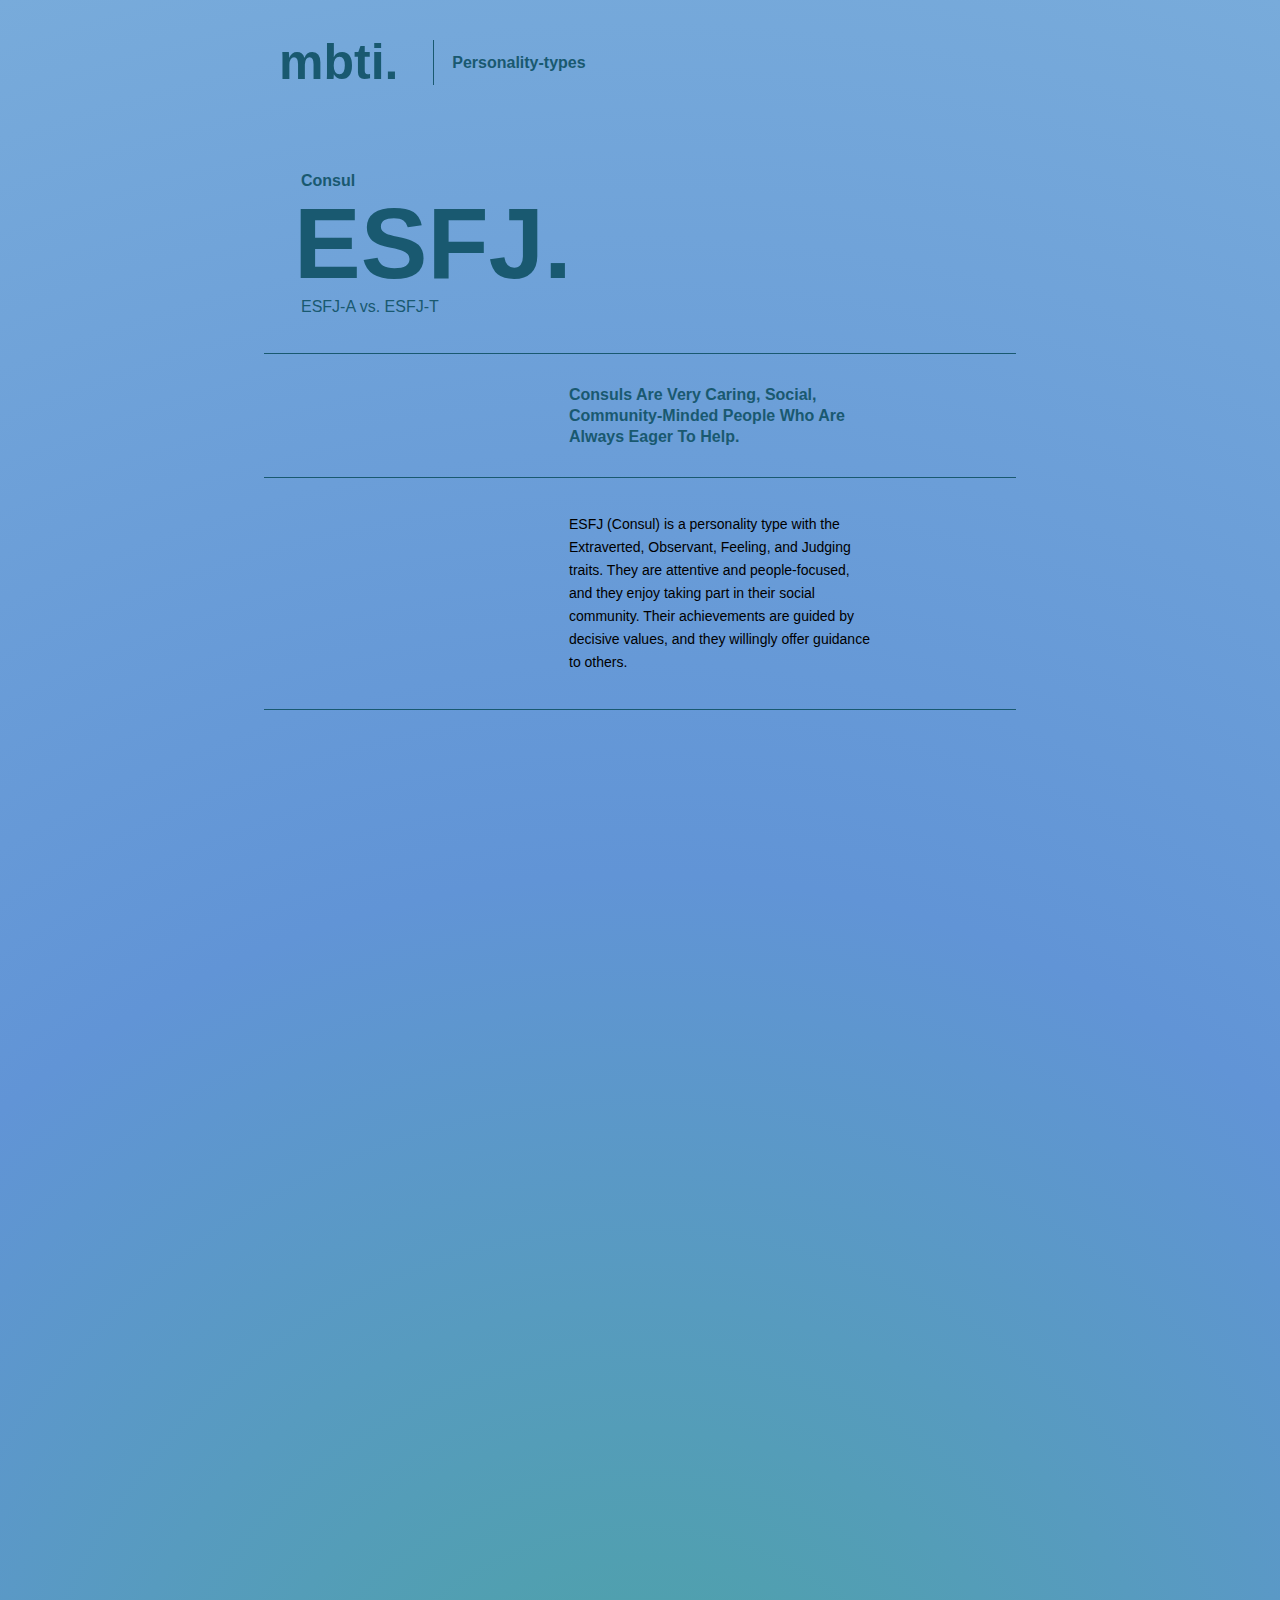
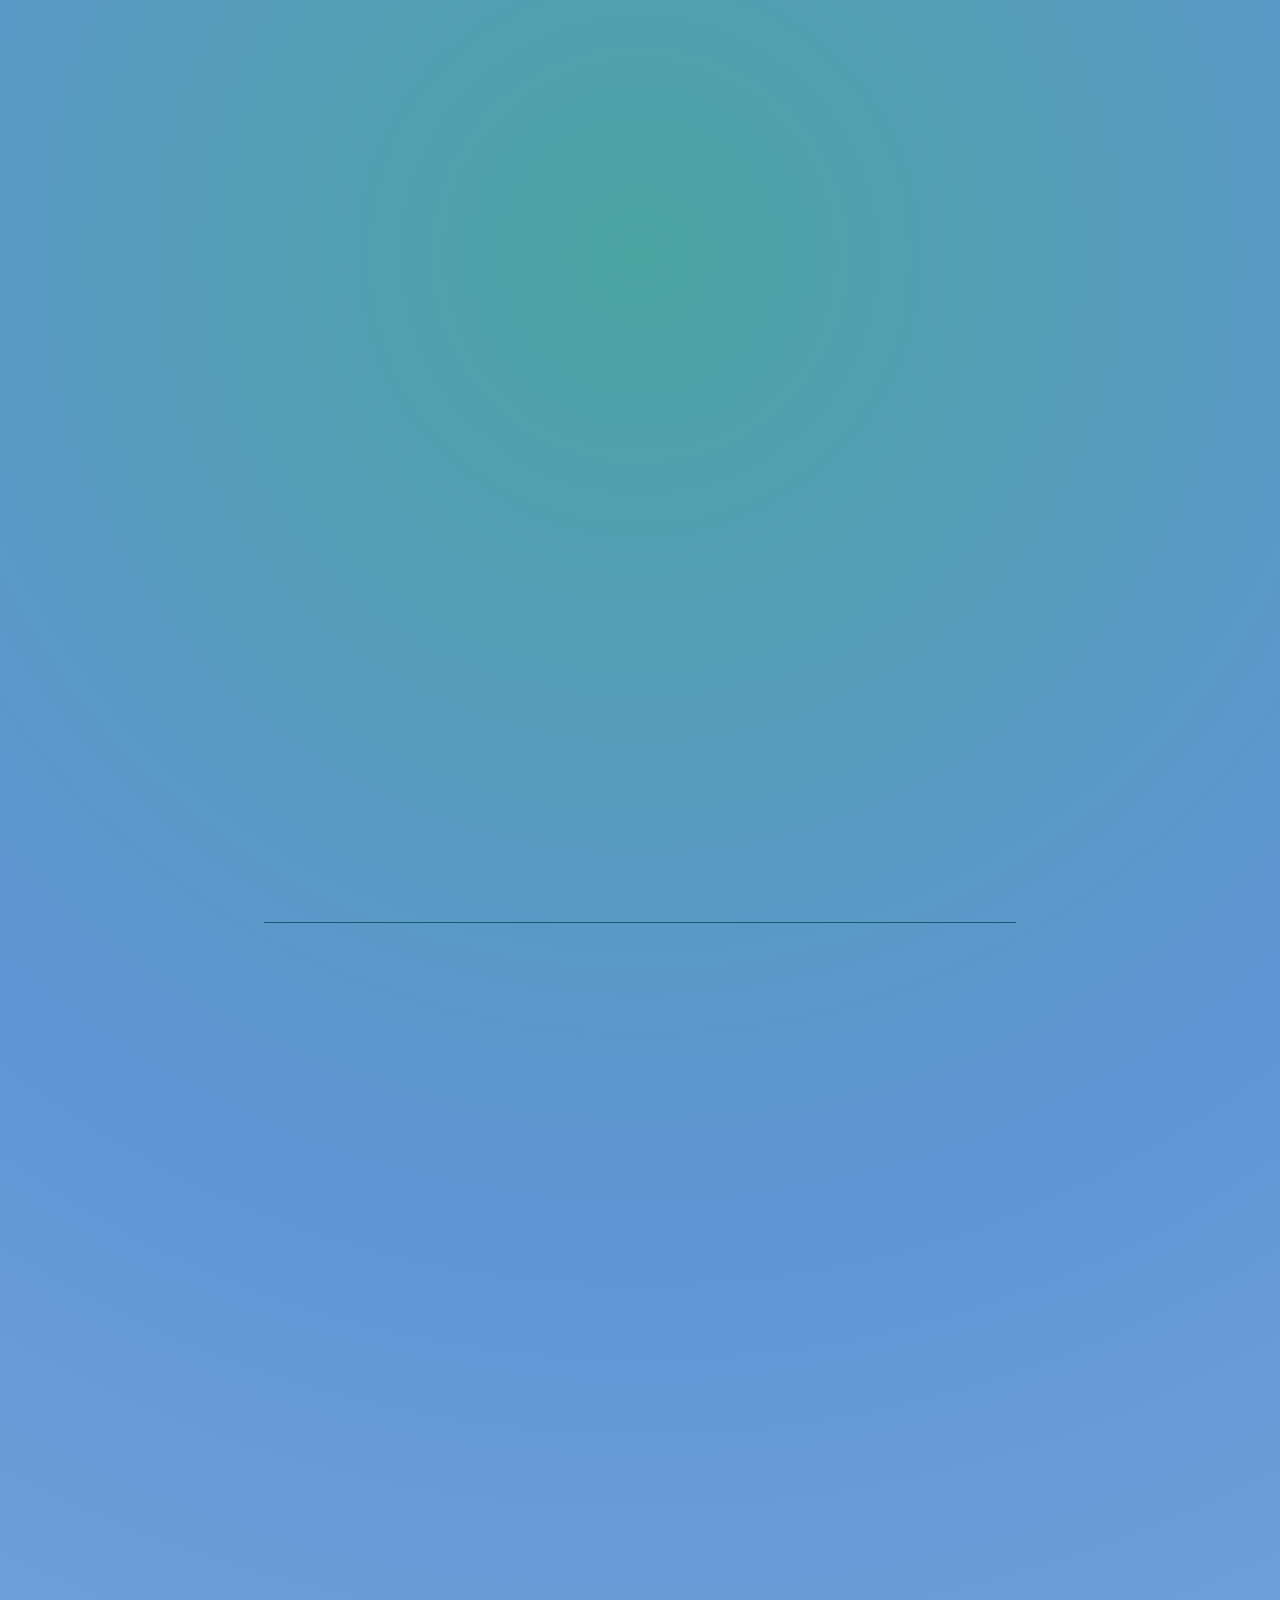
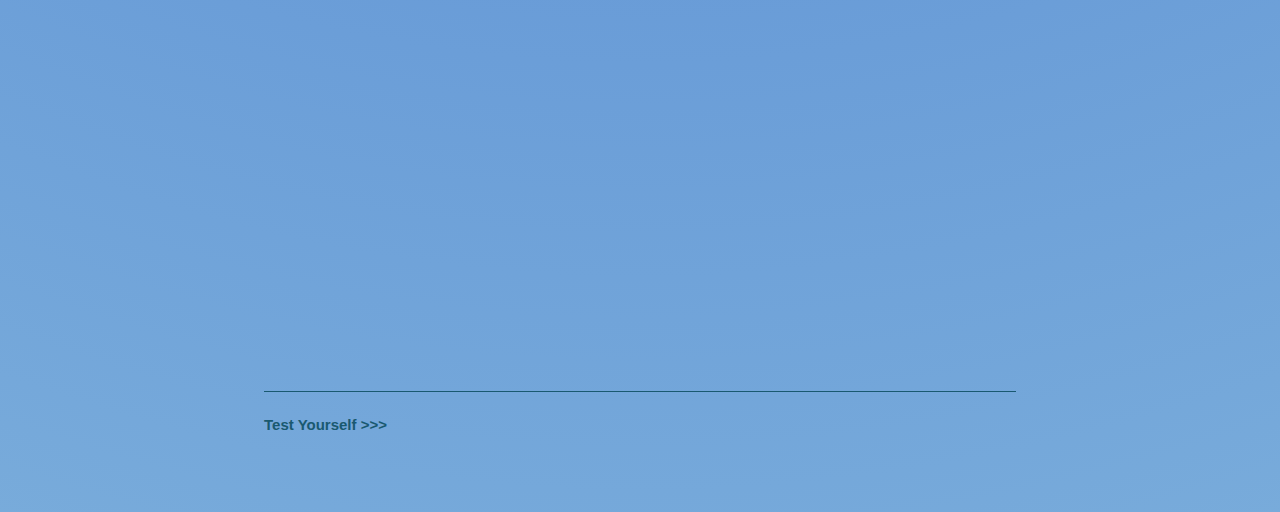
<file: HTML&CSS/B_ESFJ.html>
<!DOCTYPE html>
<html>

<head>
    <title>ESFJ.</title>
    <link rel="stylesheet" href="../HTML&CSS/Blue.css">
    <meta name="viewport" content="width=device-width, initial-scale=1.0">

    <style>
        /* Full Screen */
        @media (min-width: 1000px) {
            .container {
                max-width: 1400px;
            }
        }
    </style>
</head>

<body>
    <div class="container">
        <!-- back to home page link -->
        <header class="masthead">
            <a href="../index.html">mbti.</a>

            <div class="popup-container">
                <button class="button">Personality-types</button>

                <div class="popup-window">
                    <ul>
                        <li><a href="/HTML&CSS/P_ENTJ.html">ENTJ.</a></li>
                        <!-- 1. -->
                        <li><a href="/HTML&CSS/P_ENTP.html">ENTP.</a></li>
                        <!-- 2. -->
                        <li><a href="/HTML&CSS/P_INTJ.html">INTJ.</a></li>
                        <!-- 3. -->
                        <li><a href="/HTML&CSS/P_INTP.html">INTP.</a></li>
                        <!-- 4. -->
                        <li><a href="/HTML&CSS/G_ENFJ.html">ENFJ.</a></li>
                        <!-- 5. -->
                        <li><a href="/HTML&CSS/G_ENFP.html">ENFP.</a></li>
                        <!-- 6. -->
                        <li><a href="/HTML&CSS/G_INFJ.html">INFJ.</a></li>
                        <!-- 7. -->
                        <li><a href="/HTML&CSS/G_INFP.html">INFP.</a></li>
                        <!-- 8. -->
                        <li><a href="/HTML&CSS/B_ESFJ.html">ESFJ.</a></li>
                        <!-- 9. -->
                        <li><a href="/HTML&CSS/B_ESTJ.html">ESTJ.</a></li>
                        <!-- 10. -->
                        <li><a href="/HTML&CSS/B_ISFJ.html">ISFJ.</a></li>
                        <!-- 11. -->
                        <li><a href="/HTML&CSS/B_ISTJ.html">ISTJ.</a></li>
                        <!-- 12. -->
                        <li><a href="/HTML&CSS/Y_ESFP.html">ESFP.</a></li>
                        <!-- 13. -->
                        <li><a href="/HTML&CSS/Y_ESTP.html">ESTP.</a></li>
                        <!-- 14. -->
                        <li><a href="/HTML&CSS/Y_ISFP.html">ISFP.</a></li>
                        <!-- 15. -->
                        <li><a href="/HTML&CSS/Y_ISTP.html">ISTP.</a></li>
                        <!-- 16. -->
                </div>

            </div>
        </header>

        <div class="title">
            <h1>Consul</h1>
            <h2>ESFJ.</h2>
            <p>ESFJ-A vs. ESFJ-T</p>
            <h4>Consuls are very caring, social, community-minded people who are always eager to help.</h4>
        </div>
        <!-- content -->
        <div class="content">
            <div class="content_intro">
                <p>ESFJ (Consul) is a personality type with the Extraverted, Observant, Feeling, and Judging traits.
                    They are attentive and people-focused, and they enjoy taking part in their social community. Their
                    achievements are guided by decisive values, and they willingly offer guidance to others.</p>
                <p>For people with the ESFJ personality type (Consuls), life is sweetest when it’s shared with others.
                    These social individuals form the bedrock of many communities, opening their homes – and their
                    hearts – to friends, loved ones, and neighbors.</p>
                <p>This doesn’t mean that they are saints or that they like everyone. In fact, they are much more likely
                    to form close bonds with people who share their same values and opinions. But regardless of other
                    people’s beliefs, ESFJ personalities still strongly believe in the power of hospitality and good
                    manners, and they tend to feel a sense of duty to those around them. Generous and reliable, they
                    often take it upon themselves – in ways both large and small – to hold their families and their
                    communities together.</p>
            </div>
            <h1>Strengths & Weaknesses</h1>
            <div class="good">
                <h2>Strengths</h2><br>
                <h3>Strong Practical Skills</h3>
                <p>People with the ESFJ personality type (Consuls) are excellent managers of day-to-day tasks and
                    routine maintenance, enjoying making sure that those who are close to them are well cared for.</p>
                <h3>Strong Sense of Duty</h3>
                <p>ESFJs have a strong sense of responsibility and always strive to meet their obligations. This often
                    makes them hardworking and efficient in the workplace and very loyal in their personal
                    relationships. They also tend to uphold the traditions that they hold close to their heart with
                    diligence and consistency.</p>
                <h3>Very Loyal</h3>
                <p>Valuing stability and security very highly, ESFJs are eager to preserve the status quo, which makes
                    them extremely loyal and trustworthy partners and employees. True pillars of any groups that they
                    belong to – whether it is their family or a community club – people with this personality type can
                    always be counted on to show up and lend a helping hand.</p>
                <h3>Sensitive and Warm</h3>
                <p>ESFJs naturally offer others the security and stability that they themselves want and need. They tend
                    to seek out harmony and care deeply about other people’s feelings, being careful not to offend or
                    hurt others. They are strong team players, and win-win situations are the stuff that their smiles
                    are made of.</p>
                <h3>Good at Connecting with Others</h3>
                <p>These qualities come together to make ESFJ personalities social, confident, and generally well-liked.
                    They have a strong need to “belong” and have no problem with small talk or following social cues in
                    order to help them take an active role in their communities.</p>
            </div>
            <div class="bad">
                <h2>Weaknesses</h2><br>
                <h3>Worried about Their Social Status</h3>
                <p>ESFJs can become preoccupied with social status and influence, which affects many of the decisions
                    that they make, potentially limiting their creativity and open-mindedness. They can tie too much of
                    their identity to others’ expectations, losing a sense of themselves.</p>
                <h3>Inflexible</h3>
                <p>ESFJ personalities place a lot of importance on what is socially acceptable and can be very cautious,
                    even critical, of anything unconventional or outside the mainstream. They may also be unwilling to
                    step out of their own comfort zone, usually for fear of being (or just appearing) different.</p>
                <h3>Vulnerable to Criticism</h3>
                <p>It can be especially challenging to change these tendencies because they are so conflict averse. ESFJ
                    personalities can become very defensive and hurt if someone, especially a person close to them,
                    criticizes their habits, beliefs, or traditions.</p>
                <h3>Often Too Needy</h3>
                <p>ESFJs need to hear and see a great deal of appreciation. If their efforts go unnoticed, these
                    individuals may start fishing for compliments in an attempt to get reassurance of how much they are
                    valued.</p>
                <h3>Too Selfless</h3>
                <p>The other side of this is that ESFJ personalities sometimes try to establish their value with doting
                    attention, something that can quickly overwhelm those who don’t need it, making it ultimately
                    unwelcome. Furthermore, they often neglect their own needs in the process.</p>
            </div>
        </div>
        <div class="button-container">
            <a href="https://www.16personalities.com/free-personality-test" class="external-btn" target="_blank">Test
                Yourself >>> </a>
        </div>

    </div>
    </div>

    <script>
        const observer = new IntersectionObserver((entries) => {
            entries.forEach((entry) => {
                entry.target.classList.toggle("show", entry.isIntersecting);
                // if (entry.isIntersecting) observer.unobserve(entry.target);// Keeps it visible once shown
            });
        }, {
            threshold: 0.8 // Triggers when 80% of the element is visible
        });

        const hiddenElements = document.querySelectorAll('.content p, .content h3, .content h2, .content h1');
        hiddenElements.forEach((el) => observer.observe(el));
        // https://www.youtube.com/watch?v=2IbRtjez6ag
    </script>
</body>

</html>
</file>
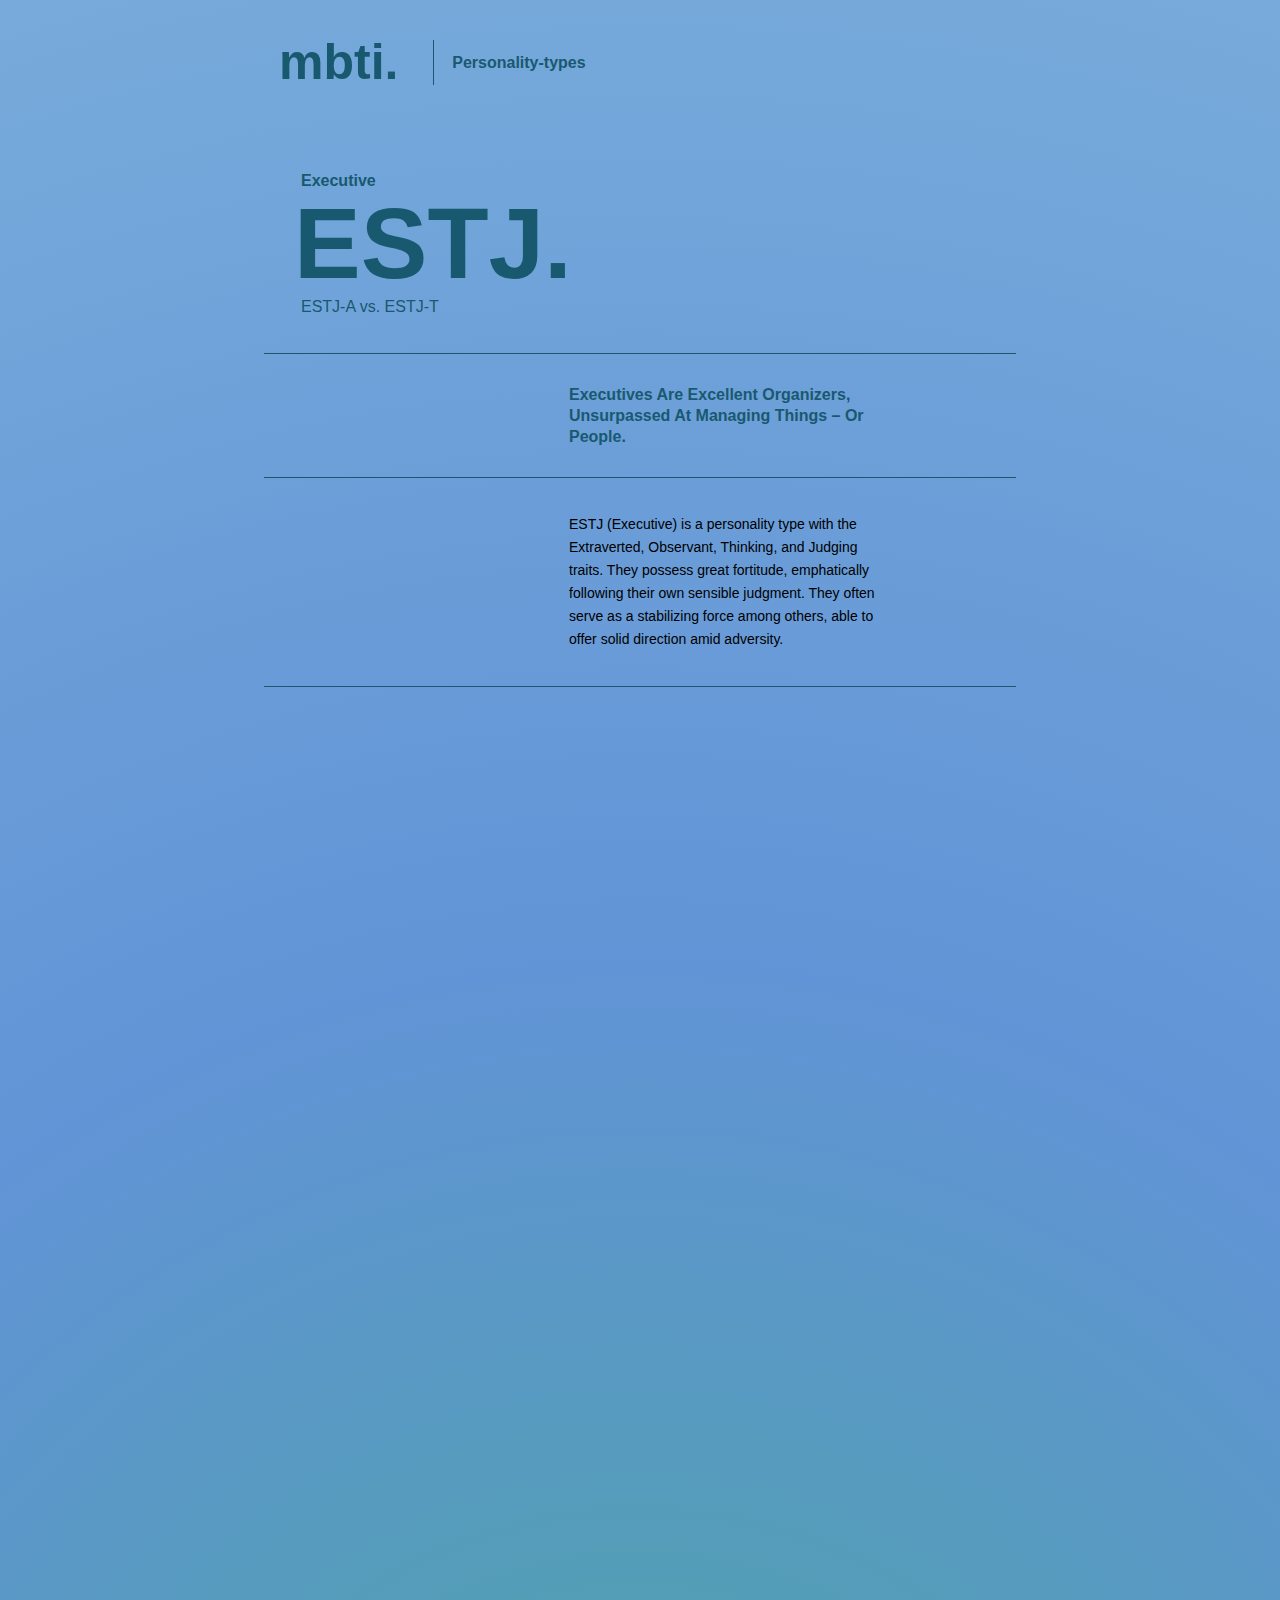
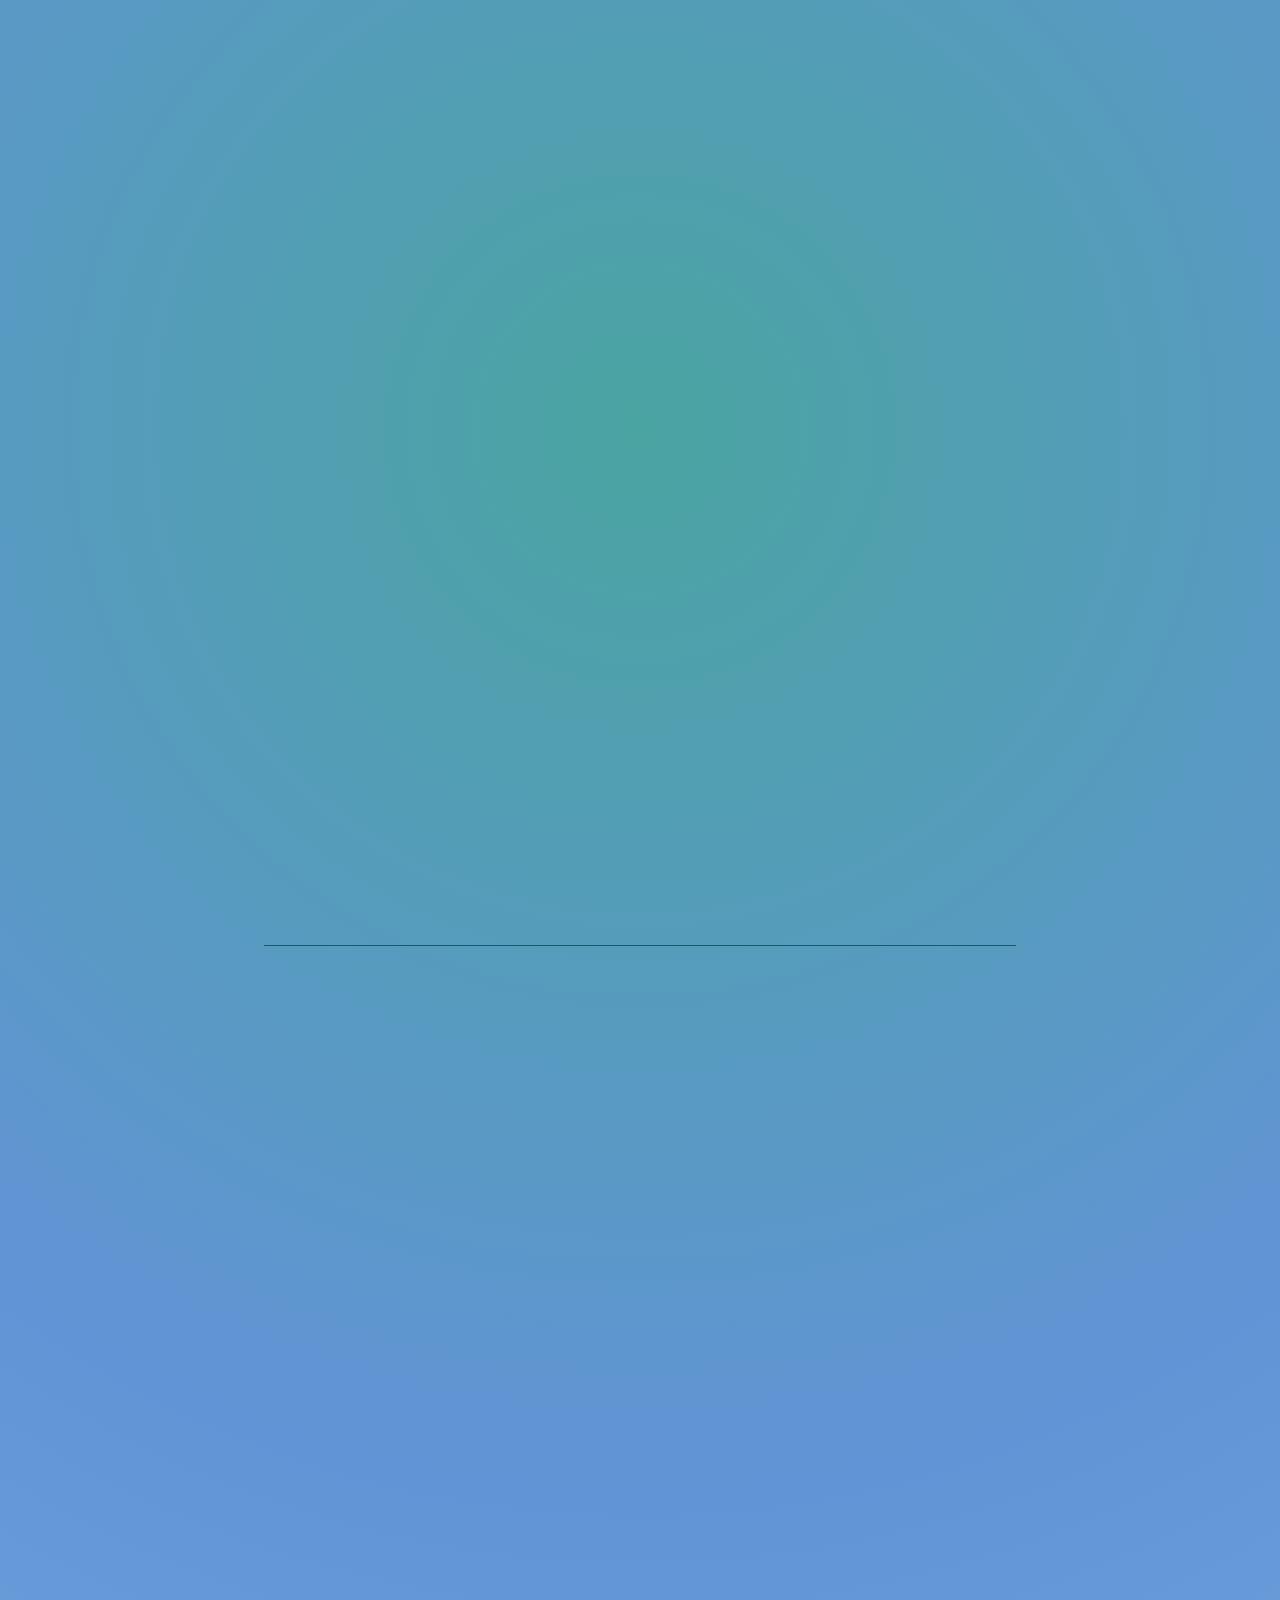
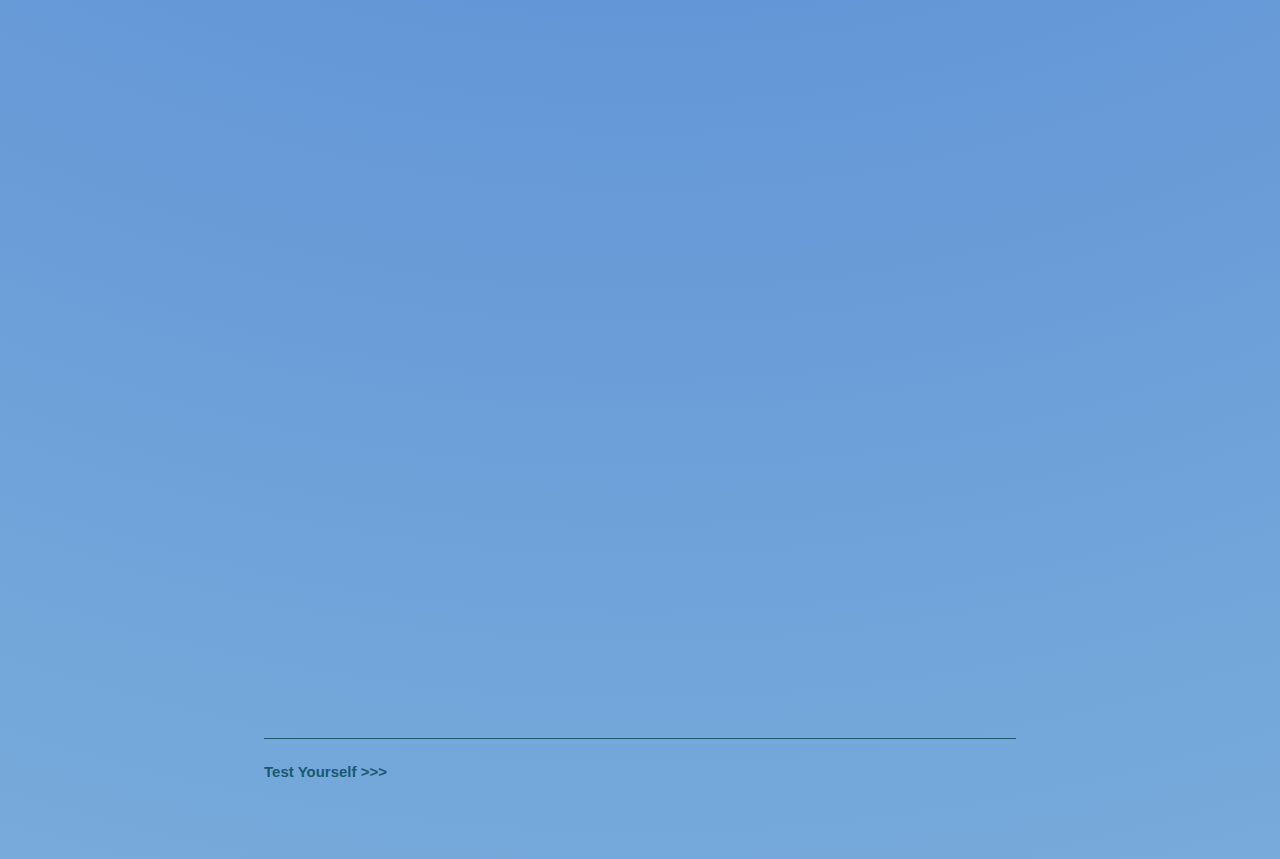
<file: HTML&CSS/B_ESTJ.html>
<!DOCTYPE html>
<html>

<head>
    <title>ESTJ.</title>
    <link rel="stylesheet" href="../HTML&CSS/Blue.css">
    <meta name="viewport" content="width=device-width, initial-scale=1.0">

    <style>
        /* Full Screen */
        @media (min-width: 1000px) {
            .container {
                max-width: 1400px;
            }
        }
    </style>
</head>

<body>
    <div class="container">
        <!-- back to home page link -->
        <header class="masthead">
            <a href="../index.html">mbti.</a>

            <div class="popup-container">
                <button class="button">Personality-types</button>

                <div class="popup-window">
                    <ul>
                        <li><a href="/HTML&CSS/P_ENTJ.html">ENTJ.</a></li>
                        <!-- 1. -->
                        <li><a href="/HTML&CSS/P_ENTP.html">ENTP.</a></li>
                        <!-- 2. -->
                        <li><a href="/HTML&CSS/P_INTJ.html">INTJ.</a></li>
                        <!-- 3. -->
                        <li><a href="/HTML&CSS/P_INTP.html">INTP.</a></li>
                        <!-- 4. -->
                        <li><a href="/HTML&CSS/G_ENFJ.html">ENFJ.</a></li>
                        <!-- 5. -->
                        <li><a href="/HTML&CSS/G_ENFP.html">ENFP.</a></li>
                        <!-- 6. -->
                        <li><a href="/HTML&CSS/G_INFJ.html">INFJ.</a></li>
                        <!-- 7. -->
                        <li><a href="/HTML&CSS/G_INFP.html">INFP.</a></li>
                        <!-- 8. -->
                        <li><a href="/HTML&CSS/B_ESFJ.html">ESFJ.</a></li>
                        <!-- 9. -->
                        <li><a href="/HTML&CSS/B_ESTJ.html">ESTJ.</a></li>
                        <!-- 10. -->
                        <li><a href="/HTML&CSS/B_ISFJ.html">ISFJ.</a></li>
                        <!-- 11. -->
                        <li><a href="/HTML&CSS/B_ISTJ.html">ISTJ.</a></li>
                        <!-- 12. -->
                        <li><a href="/HTML&CSS/Y_ESFP.html">ESFP.</a></li>
                        <!-- 13. -->
                        <li><a href="/HTML&CSS/Y_ESTP.html">ESTP.</a></li>
                        <!-- 14. -->
                        <li><a href="/HTML&CSS/Y_ISFP.html">ISFP.</a></li>
                        <!-- 15. -->
                        <li><a href="/HTML&CSS/Y_ISTP.html">ISTP.</a></li>
                        <!-- 16. -->
                </div>

            </div>
        </header>

        <div class="title">
            <h1>Executive</h1>
            <h2>ESTJ.</h2>
            <p>ESTJ-A vs. ESTJ-T</p>
            <h4>Executives are excellent organizers, unsurpassed at managing things – or people.</h4>
        </div>
        <!-- content -->
        <div class="content">
            <div class="content_intro">
                <p>ESTJ (Executive) is a personality type with the Extraverted, Observant, Thinking, and Judging traits.
                    They possess great fortitude, emphatically following their own sensible judgment. They often serve
                    as a stabilizing force among others, able to offer solid direction amid adversity.</p>
                <p>People with the ESTJ personality type (Executives) are representatives of tradition and order,
                    utilizing their understanding of what is right, wrong, and socially acceptable to bring families and
                    communities together. Embracing the values of honesty and dedication, ESTJs are valued for their
                    mentorship mindset and their ability to create and follow through on plans in a diligent and
                    efficient manner. They will happily lead the way on difficult paths, and they won’t give up when
                    things become stressful.</p>
            </div>
            <h1>Strengths & Weaknesses</h1>
            <div class="good">
                <h2>Strengths</h2><br>
                <h3>Dedicated</h3>
                <p>Seeing things to completion borders on an ethical obligation for people with the ESTJ personality
                    type (Executives). Tasks aren’t simply abandoned because they’ve become difficult or boring. Often
                    refusing to cut corners or shirk responsibilities, they showcase their dedication through their
                    unwavering commitment to high standards. In fact, they tend to strive for perfection in most things
                    that they take on in life.</p>
                <h3>Strong-willed</h3>
                <p>A strong will makes this dedication possible, and ESTJs don’t give up their beliefs because of simple
                    opposition. They defend their ideas and principles relentlessly and must be proven clearly and
                    conclusively wrong for their stance to budge.</p>
                <h3>Direct and Honest</h3>
                <p>ESTJs trust facts far more than abstract ideas or opinions. Straightforward statements and
                    information are king, and people with this personality type return the honesty (whether it’s wanted
                    or not).</p>
                <h3>Loyal, Patient, and Reliable</h3>
                <p>ESTJs work to exemplify truthfulness and reliability, considering stability and security very
                    important. When ESTJs say they’ll do something, they keep their word, making them very responsible
                    members of their families, companies, and communities.</p>
                <h3>Enjoy Creating Order</h3>
                <p>Chaos makes things unpredictable, and unpredictable things can’t be trusted when they are needed
                    most. With this in mind, ESTJs strive to create order and security in their environments by
                    establishing rules, structures, and clear roles. They tend to exemplify this need for order in their
                    home lives as well, as they are the most likely personality type to have a very structured schedule
                    that includes fixed times for waking up and going to sleep.</p>
                <h3>Excellent Organizers</h3>
                <p>A commitment to truth and clear standards makes ESTJs capable and confident leaders. People with this
                    personality type have no problem distributing tasks and responsibilities to others fairly and
                    objectively, making them excellent administrators.</p>
            </div>
            <div class="bad">
                <h2>Weaknesses</h2><br>
                <h3>Inflexible and Stubborn</h3>
                <p>The problem with being so fixated on what works is that they too often dismiss what might work
                    better. Everything is opinion until proven, and ESTJ personalities are reluctant to trust an opinion
                    long enough for it to have that chance.</p>
                <h3>Uncomfortable with Change</h3>
                <p>ESTJs are strong adherents to tradition. When suddenly forced to try unvetted solutions, they become
                    uncomfortable and stressed. New ideas suggest that their methods weren’t good enough, and abandoning
                    what has always worked before in favor of something that may yet fail risks their image of
                    reliability.</p>
                <h3>Judgmental</h3>
                <p>People with the ESTJ personality type have strong convictions about what is right, wrong, and
                    socially acceptable, and their compulsion to create order often extends to all things and everyone,
                    ignoring the possibility that there is more than one right way to get things done. They do not
                    hesitate to let people they disagree with know what they think, considering it their duty to set
                    things right.</p>
                <h3>Too Focused on Social Status</h3>
                <p>ESTJs take pride in the respect of their friends, colleagues, and community, and while difficult to
                    admit, they are very concerned with public opinion. These personalities can get caught up in meeting
                    others’ expectations, failing to address their own needs.</p>
                <h3>Difficulty Relaxing</h3>
                <p>This need for respect fosters a need to maintain their dignity, which can make it difficult for ESTJs
                    to cut loose and relax for risk of dropping the ball or looking the fool, even in good fun.</p>
                <h3>Difficulty Expressing Emotion</h3>
                <p>People with the ESTJ personality type get so caught up in the facts and most effective methods that
                    they forget to think of what makes others happy – they forget to express emotions and empathy. For
                    example, a detour can be breathtakingly beautiful and a joy for the family, but this type may only
                    see the consequence of arriving at their destination an hour late, hurting their loved ones by
                    rejecting the notion too harshly.</p>
            </div>
        </div>
        <div class="button-container">
            <a href="https://www.16personalities.com/free-personality-test" class="external-btn" target="_blank">Test
                Yourself >>> </a>
        </div>

    </div>
    </div>

    <script>
        const observer = new IntersectionObserver((entries) => {
            entries.forEach((entry) => {
                entry.target.classList.toggle("show", entry.isIntersecting);
                // if (entry.isIntersecting) observer.unobserve(entry.target);// Keeps it visible once shown
            });
        }, {
            threshold: 0.8 // Triggers when 80% of the element is visible
        });

        const hiddenElements = document.querySelectorAll('.content p, .content h3, .content h2, .content h1');
        hiddenElements.forEach((el) => observer.observe(el));
        // https://www.youtube.com/watch?v=2IbRtjez6ag
    </script>
</body>

</html>
</file>
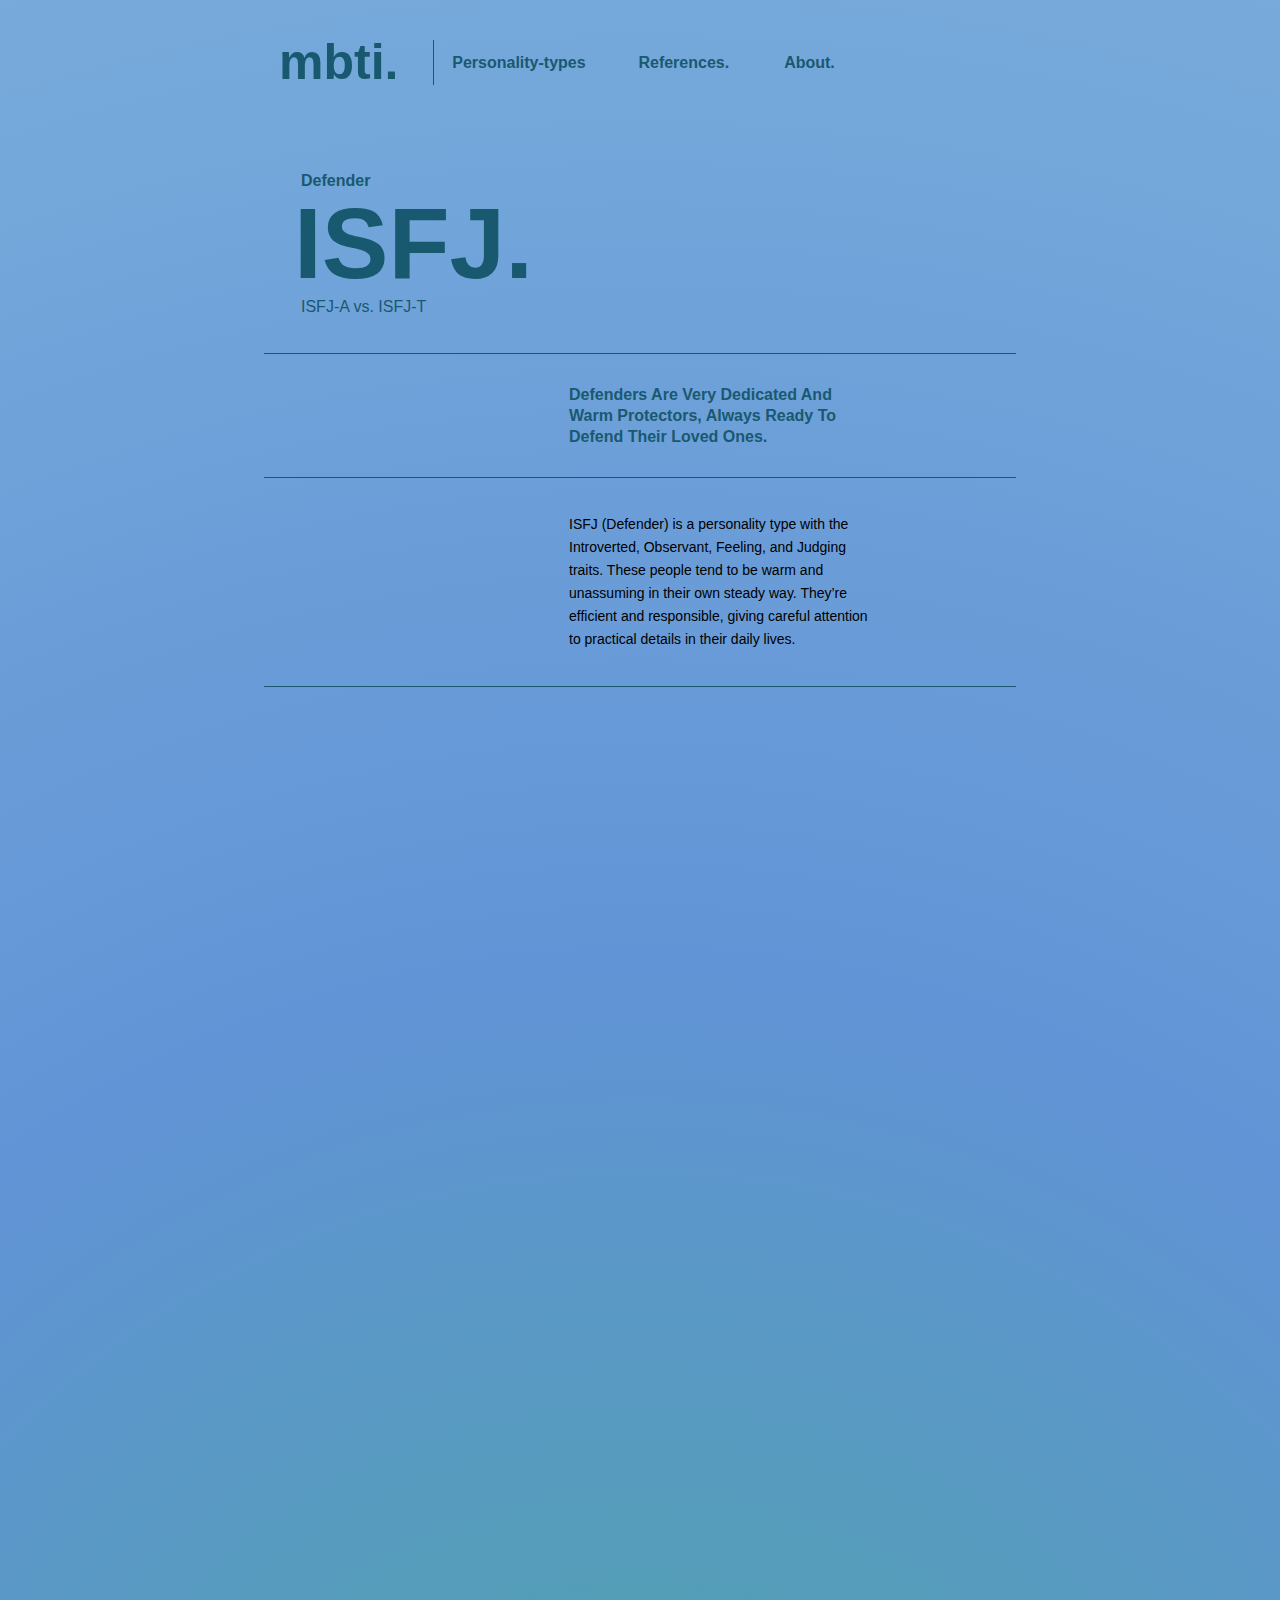
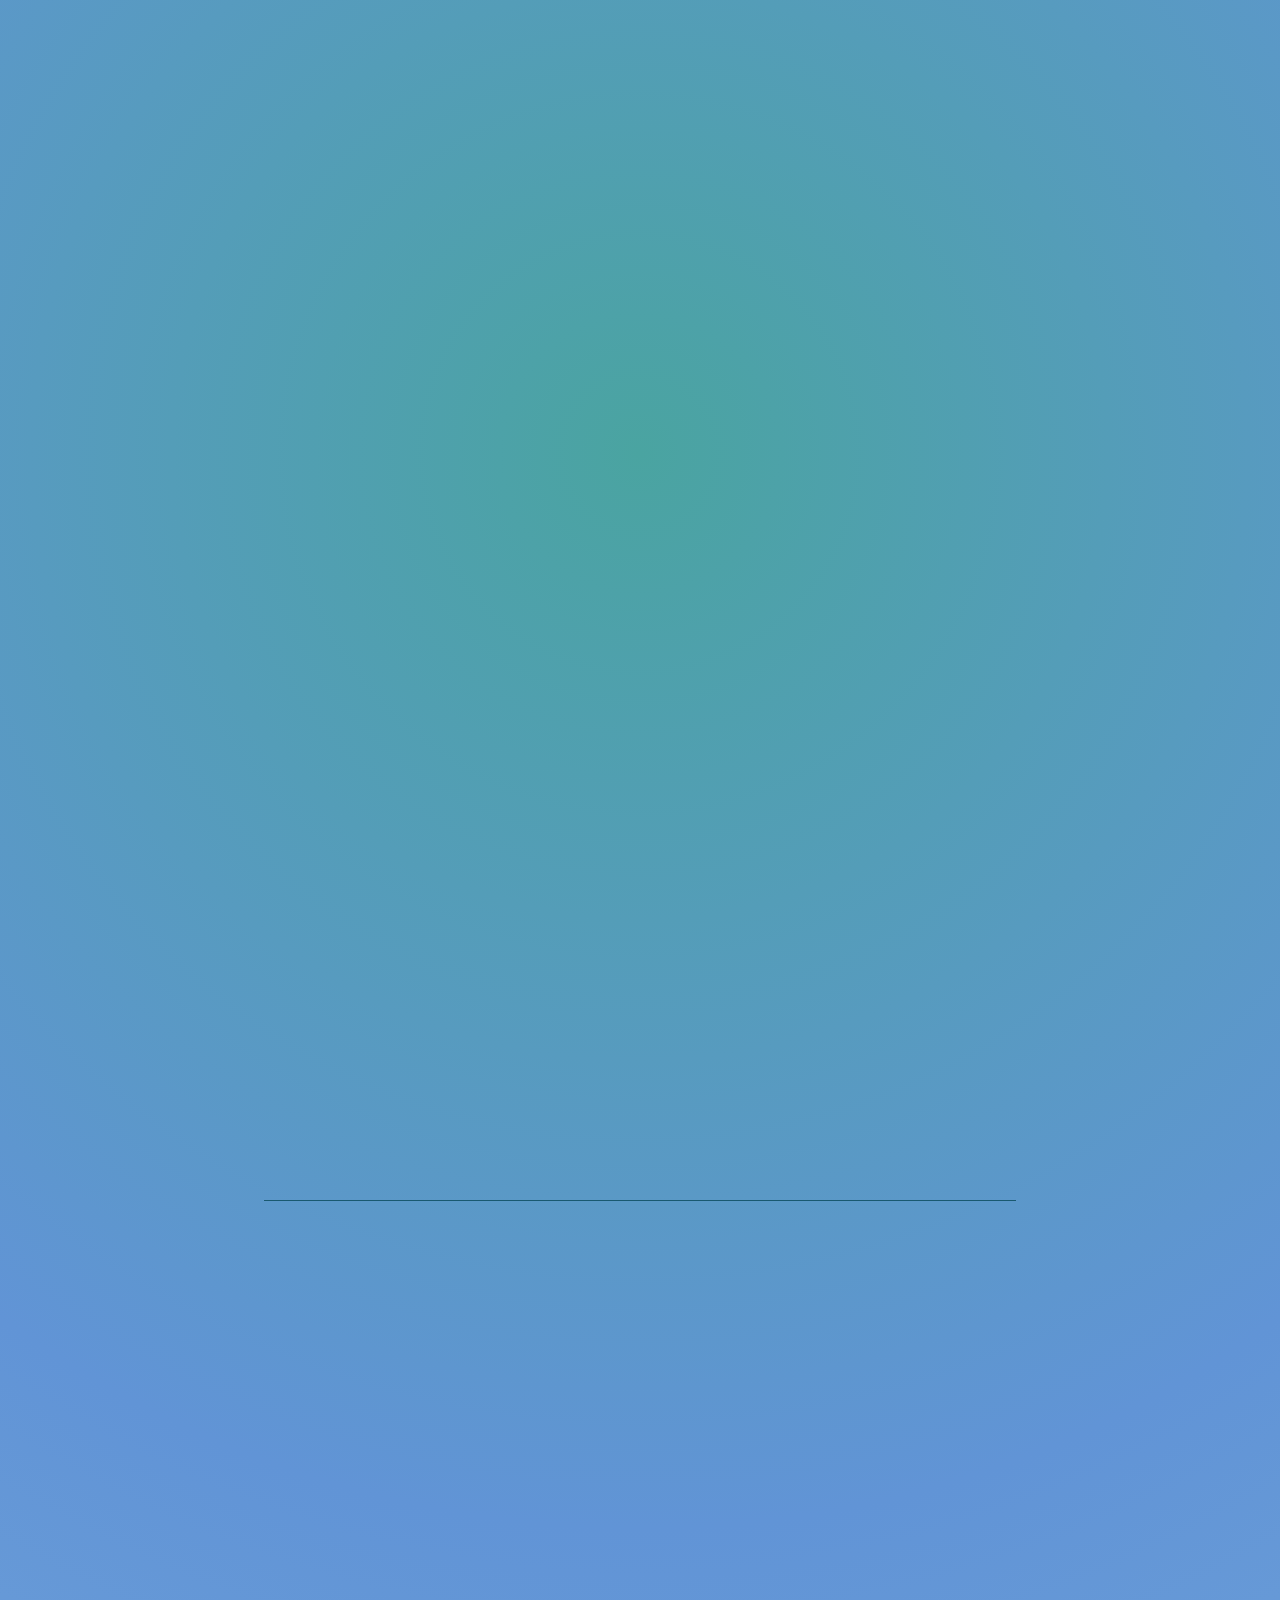
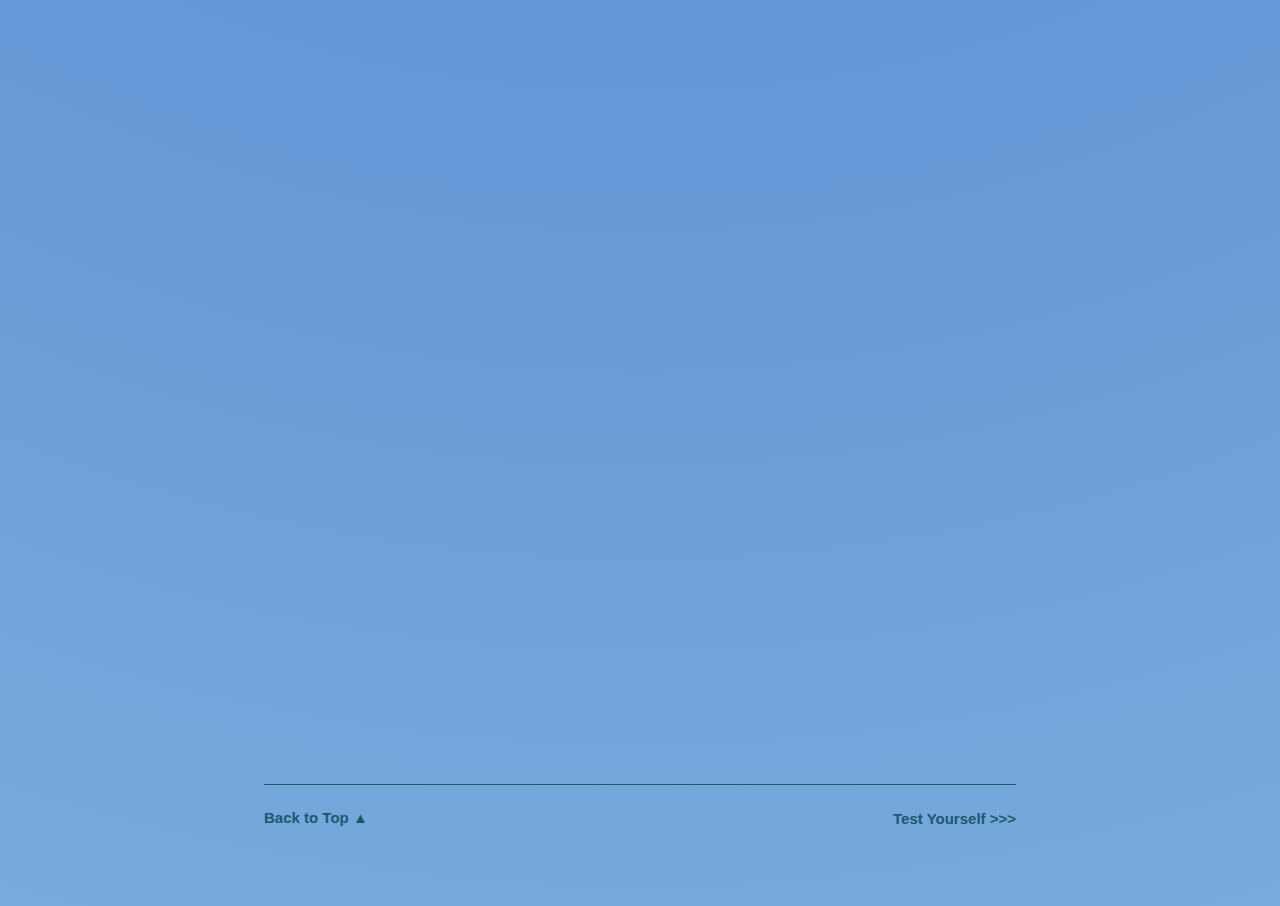
<file: HTML&CSS/B_ISFJ.html>
<!DOCTYPE html>
<html>

<head>
    <title>ISFJ.</title>
    <link rel="stylesheet" href="../HTML&CSS/Blue.css">
    <meta name="viewport" content="width=device-width, initial-scale=1.0">

    <style>
        /* Phone */
        @media (min-width: 400px) and (max-width: 699px) {
            .container {
                width: 90%;
                max-width: 699px;
                padding: 20px;
            }

            body {
                font-size: 10px;
                line-height: 12px;
            }

            @keyframes drift {
                0% {
                    background-position: 0% 0%;
                }

                25% {
                    background-position: 100% 0%;
                }

                50% {
                    background-position: 100% 100%;
                }

                75% {
                    background-position: 0% 100%;
                }

                100% {
                    background-position: 0% 0%;
                }
            }

            .masthead {
                padding-left: 2.5px;
                padding-bottom: 2.5em;
                gap: 5px;
            }

            .masthead a {
                font-size: 25px;
                padding-right: 6.5px;
            }

            .about-window a {
                font-size: 10px;
                height: 20px;
                padding: 1px;
                padding-right: 10px;
            }

            .popup-container button {
                font-size: 10px;
                width: 110px;
                height: 20px;
                padding-left: 5px
            }

            .popup-window {
                width: 250px;
                height: 150px;
                padding: 10px;
                box-shadow: 0 2px 2.4px rgba(0, 0, 0, 0.1);
            }

            .popup-window ul {
                padding: 5px;
                height: 100%;
                gap: 10px;
            }

            .popup-window a {
                font-size: 12px;
            }

            .title h1 {
                font-size: 8px;
                padding-left: 12.5px;
            }

            .title h2 {
                font-size: 40px;
                padding-top: 15px;
                padding-bottom: 13px;
                padding-left: 10px;
            }

            .title p {
                font-size: 9px;
                padding-left: 12.5px;
                padding-bottom: 12px;
            }

            .title h4 {
                font-size: 9px;
                padding-top: 15px;
                padding-bottom: 15px;
                padding-left: 102px;
                padding-right: 20px;
                line-height: 12px;
            }

            .content_intro p {
                font-size: 8px;
                padding-left: 102px;
                padding-right: 20px;
                padding-top: 15px;
                padding-bottom: 15px;
            }

            .content p,
            .content h3,
            .content h2 {
                transform: translateY(10px);
            }

            .content h1 {
                font-size: 20px;
                padding-top: 30px;
                padding-bottom: 30px;
                transform: translateY(10px);
            }

            .good h2 {
                font-size: 12px;
                padding-left: 30px;
                padding-top: 20px;
                padding-bottom: 20px;
            }

            .bad h2 {
                font-size: 12px;
                padding-left: 15px;
                padding-top: 20px;
                padding-bottom: 20px;
            }



            .good h3,
            .bad h3 {
                font-size: 8px;
                padding-top: 10px;
                padding-bottom: 10px;
                padding-left: 100px;
                padding-right: 10px;
            }

            .good,
            .bad {
                padding-bottom: 18px;
            }

            .good p,
            .bad p {
                font-size: 8px;
                padding-left: 102px;
                padding-right: 20px;
            }

            .button-container {
                padding-top: 10px;
                padding-bottom: 11.5px;
            }

            .button-container a {
                padding: 1px 0;
                font-size: 8px;
            }

            .external-btn {
                padding: 3.3px 0;
                font-size: 8px;
            }
        }

        /* Tablet */
        @media (min-width: 700px) and (max-width: 999px) {
            .container {
                width: 80%;
                max-width: 999px;
                padding: 40px;
            }

            body {
                font-size: 12px;
                line-height: 20px;
            }

            .masthead {
                padding-left: 5px;
                padding-bottom: 5em;
                gap: 10px;
            }

            .masthead a {
                font-size: 40px;
                padding-right: 13px;
            }

            .about-window a {
                font-size: 16px;
                height: 20px;
                padding: 5px;
                padding-right: 20px;
            }

            .popup-container button {
                font-size: 16px;
                width: 150px;
                height: 35px;
                padding-left: 10px
            }

            .popup-window {
                width: 450px;
                height: 280px;
                padding-top: 30px;
                box-shadow: 0 4px 5px rgba(0, 0, 0, 0.1);
            }

            .popup-window ul {
                padding: 10px;
                gap: 15px;
            }

            .popup-window a {
                font-size: 22px;
            }

            .title h1 {
                font-size: 12px;
                padding-left: 25px;
            }

            .title h2 {
                font-size: 66px;
                padding-top: 20px;
                padding-bottom: 20px;
                padding-left: 20px;
            }

            .title p {
                font-size: 14px;
                padding-left: 25px;
                padding-bottom: 25px;
                border-bottom: 0.5px solid #4e4736;
            }

            .title h4 {
                font-size: 12px;
                padding-top: 35px;
                padding-bottom: 35px;
                padding-left: 200px;
                padding-right: 100px;
                line-height: 18px;
                border-bottom: 0.5px solid #4e4736;
            }

            .content_intro p {
                font-size: 12px;
                padding-left: 205px;
                padding-right: 70px;
                padding-top: 35px;
                padding-bottom: 35px;
                border-bottom: 0.5px solid #4e4736;
            }

            .content p,
            .content h3,
            .content h2 {
                transform: translateY(20px);
            }

            .content h1 {
                font-size: 40px;
                padding-top: 60px;
                padding-bottom: 60px;
                border-bottom: 0.65px solid #4e4736;
                transform: translateY(20px);
            }

            .good h2 {
                font-size: 20px;
                padding-left: 80px;
                padding-top: 40px;
                padding-bottom: 40px;
                border-bottom: 0.5px solid #4e4736;
            }

            .bad h2 {
                font-size: 20px;
                padding-left: 45px;
                padding-top: 40px;
                padding-bottom: 40px;
                border-bottom: 0.5px solid #4e4736;

            }





            .good h3,
            .bad h3 {
                font-size: 12px;
                padding-top: 20px;
                padding-bottom: 16px;
                padding-left: 200px;
                padding-right: 20px;
            }

            .good,
            .bad {
                border-bottom: 0.5px solid #4e4736;
                padding-bottom: 36px;
            }

            .good p,
            .bad p {
                font-size: 12px;
                padding-left: 200px;
                padding-right: 90px;
            }

            .button-container {
                padding-top: 20px;
                padding-bottom: 22px;
            }

            .button-container a {
                padding: 1px 0;
                font-size: 16px;
            }

            .external-btn {
                padding: 6.6px 0;
                font-size: 16px;
            }
        }

        /* Full Screen */
        @media (min-width: 1000px) {
            .container {
                max-width: 1400px;
            }
        }
    </style>
</head>

<body>
    <div class="container"  id="top">
        <!-- back to home page link -->
        <header class="masthead">
            <a href="../index.html">mbti.</a>

            <div class="popup-container">
                <button class="button">Personality-types</button>

                <div class="popup-window">
                    <ul>
                        <li><a href="../HTML&CSS/P_ENTJ.html">ENTJ.</a></li>
                        <!-- 1. -->
                        <li><a href="../HTML&CSS/P_ENTP.html">ENTP.</a></li>
                        <!-- 2. -->
                        <li><a href="../HTML&CSS/P_INTJ.html">INTJ.</a></li>
                        <!-- 3. -->
                        <li><a href="../HTML&CSS/P_INTP.html">INTP.</a></li>
                        <!-- 4. -->
                        <li><a href="../HTML&CSS/G_ENFJ.html">ENFJ.</a></li>
                        <!-- 5. -->
                        <li><a href="../HTML&CSS/G_ENFP.html">ENFP.</a></li>
                        <!-- 6. -->
                        <li><a href="../HTML&CSS/G_INFJ.html">INFJ.</a></li>
                        <!-- 7. -->
                        <li><a href="../HTML&CSS/G_INFP.html">INFP.</a></li>
                        <!-- 8. -->
                        <li><a href="../HTML&CSS/B_ESFJ.html">ESFJ.</a></li>
                        <!-- 9. -->
                        <li><a href="../HTML&CSS/B_ESTJ.html">ESTJ.</a></li>
                        <!-- 10. -->
                        <li><a href="../HTML&CSS/B_ISFJ.html">ISFJ.</a></li>
                        <!-- 11. -->
                        <li><a href="../HTML&CSS/B_ISTJ.html">ISTJ.</a></li>
                        <!-- 12. -->
                        <li><a href="../HTML&CSS/Y_ESFP.html">ESFP.</a></li>
                        <!-- 13. -->
                        <li><a href="../HTML&CSS/Y_ESTP.html">ESTP.</a></li>
                        <!-- 14. -->
                        <li><a href="../HTML&CSS/Y_ISFP.html">ISFP.</a></li>
                        <!-- 15. -->
                        <li><a href="../HTML&CSS/Y_ISTP.html">ISTP.</a></li>
                        <!-- 16. -->
                </div>

            </div>
            <div class="about-window">
                <a href="../references.html">References.</a>
            </div>
            <div class="about-window">
                <a href="../about.html">About.</a>
            </div>
        </header>

        <div class="title">
            <h1>Defender</h1>
            <h2>ISFJ.</h2>
            <p>ISFJ-A vs. ISFJ-T</p>
            <h4>Defenders are very dedicated and warm protectors, always ready to defend their loved ones.</h4>
        </div>
        <!-- content -->
        <div class="content">
            <div class="content_intro">
                <p>ISFJ (Defender) is a personality type with the Introverted, Observant, Feeling, and Judging traits.
                    These people tend to be warm and unassuming in their own steady way. They’re efficient and
                    responsible, giving careful attention to practical details in their daily lives.</p>
                <p>In their unassuming, understated way, people with the ISFJ personality type (Defenders) help make the
                    world go round. Hardworking and devoted, these personalities feel a deep sense of responsibility to
                    those around them. ISFJs can be counted on to meet deadlines, remember birthdays and special
                    occasions, uphold traditions, and shower their loved ones with gestures of care and support. But
                    they rarely demand recognition for all that they do, preferring instead to operate behind the
                    scenes.</p>
                <p>This is a capable, can-do personality type with a wealth of versatile gifts. Though sensitive and
                    caring, ISFJs also have excellent analytical abilities and an eye for detail. And despite their
                    reserve, they tend to have well-developed people skills and robust social relationships. These
                    personalities are truly more than the sum of their parts, and their varied strengths shine in even
                    the most ordinary aspects of their daily lives.</p>
            </div>
            <h1>Strengths & Weaknesses</h1>
            <div class="good">
                <h2>Strengths</h2><br>
                <h3>Supportive</h3>
                <p>People with the ISFJ personality type (Defenders) truly enjoy helping others, and they happily share
                    their knowledge, attention, and expertise with anyone who needs it. ISFJs strive for win-win
                    situations, choosing teamwork over competition whenever possible.</p>
                <h3>Reliable</h3>
                <p>Rather than working in sporadic, excited bursts that leave things half finished, ISFJ personalities
                    are meticulous and careful. They take a steady approach, ensuring that things are done to the
                    highest standard – often going well beyond what is required. Further, most ISFJs agree that
                    sustaining discipline and reliability becomes easier with time.</p>
                <h3>Observant</h3>
                <p>ISFJ personalities have a talent for noticing things, particularly about other people. They pay
                    attention to the smallest details of what someone says and does, giving them unexpected insights
                    into other people’s lives and emotions.</p>
                <h3>Enthusiastic</h3>
                <p>When the goal is right, ISFJs apply all of their gifts to something that they believe will make a
                    real, positive difference in people’s lives – whether that’s fighting poverty with a global
                    initiative or simply making a customer’s day at work.</p>
                <h3>Hardworking</h3>
                <p>ISFJs don’t just get their work done – they take pride in going above and beyond all of their tasks
                    and responsibilities. People with this personality type often form an emotional attachment to the
                    projects and organizations that they’ve dedicated themselves to, and they won’t rest until they’ve
                    done their share – or more than their share – to be of help.</p>
                <h3>Good Practical Skills</h3>
                <p>The ISFJ personality type offers the rare combination of an altruistic nature and hard-won
                    practicality. They don’t just hope to help others. They take action – meaning that they’re more than
                    happy to roll up their sleeves and do what’s necessary to care for their friends, family, and anyone
                    else who needs it.</p>
            </div>
            <div class="bad">
                <h2>Weaknesses</h2><br>
                <h3>Overly Humble</h3>
                <p>ISFJs are so concerned with other people’s feelings that they may refuse to make their thoughts known
                    or to take any duly earned credit for their contributions. They often downplay their efforts
                    entirely when they think that they could have done some minor aspect of a task better.</p>
                <h3>Taking Things Personally</h3>
                <p>Although they might try to hide it, people with this personality type are deeply sensitive to others’
                    opinions, and they can be thrown off-balance if someone doesn’t appreciate, approve of, or agree
                    with them. When they encounter criticism or disagreement – even if it’s well-intentioned – ISFJs may
                    feel as if they’re experiencing a personal attack.</p>
                <h3>Repressing Their Feelings</h3>
                <p>Private and reserved, ISFJ personalities tend to internalize their feelings, particularly negative
                    ones. This can create misunderstandings in their relationships. Eventually, all of their repressed
                    feelings and resentments may boil over in a sudden, uncharacteristic outburst of frustration.</p>
                <h3>Reluctant to Change</h3>
                <p>ISFJs are among the personality types that struggle the most with change. Breaking with tradition
                    isn’t easy for these steady personalities, who place great value on history and precedent. Even when
                    change is necessary, they may wait until the situation reaches a breaking point before altering
                    course.</p>
                <h3>Too Altruistic</h3>
                <p>ISFJs’ giving, generous nature can leave them vulnerable to being taken advantage of by others. It
                    can be hard for them to rock the boat and stand up to someone who isn’t pulling their own weight. In
                    fact, ISFJs are the most likely personality type to say they would rather clean up someone else’s
                    mess than confront them about it directly.</p>
            </div>
        </div>
        <div class="button-container">
             <p><a href="#top">Back to Top &#9650;</a></p>
            <a href="https://www.16personalities.com/free-personality-test" class="external-btn" target="_blank">Test
                Yourself >>> </a>
        </div>

    </div>
    </div>

    <script>
        const observer = new IntersectionObserver((entries) => {
            entries.forEach((entry) => {
                entry.target.classList.toggle("show", entry.isIntersecting);
                // if (entry.isIntersecting) observer.unobserve(entry.target);// Keeps it visible once shown
            });
        }, {
            threshold: 0.8 // Triggers when 80% of the element is visible
        });

        const hiddenElements = document.querySelectorAll('.content p, .content h3, .content h2, .content h1');
        hiddenElements.forEach((el) => observer.observe(el));
        // https://www.youtube.com/watch?v=2IbRtjez6ag
    </script>
</body>

</html>
</file>
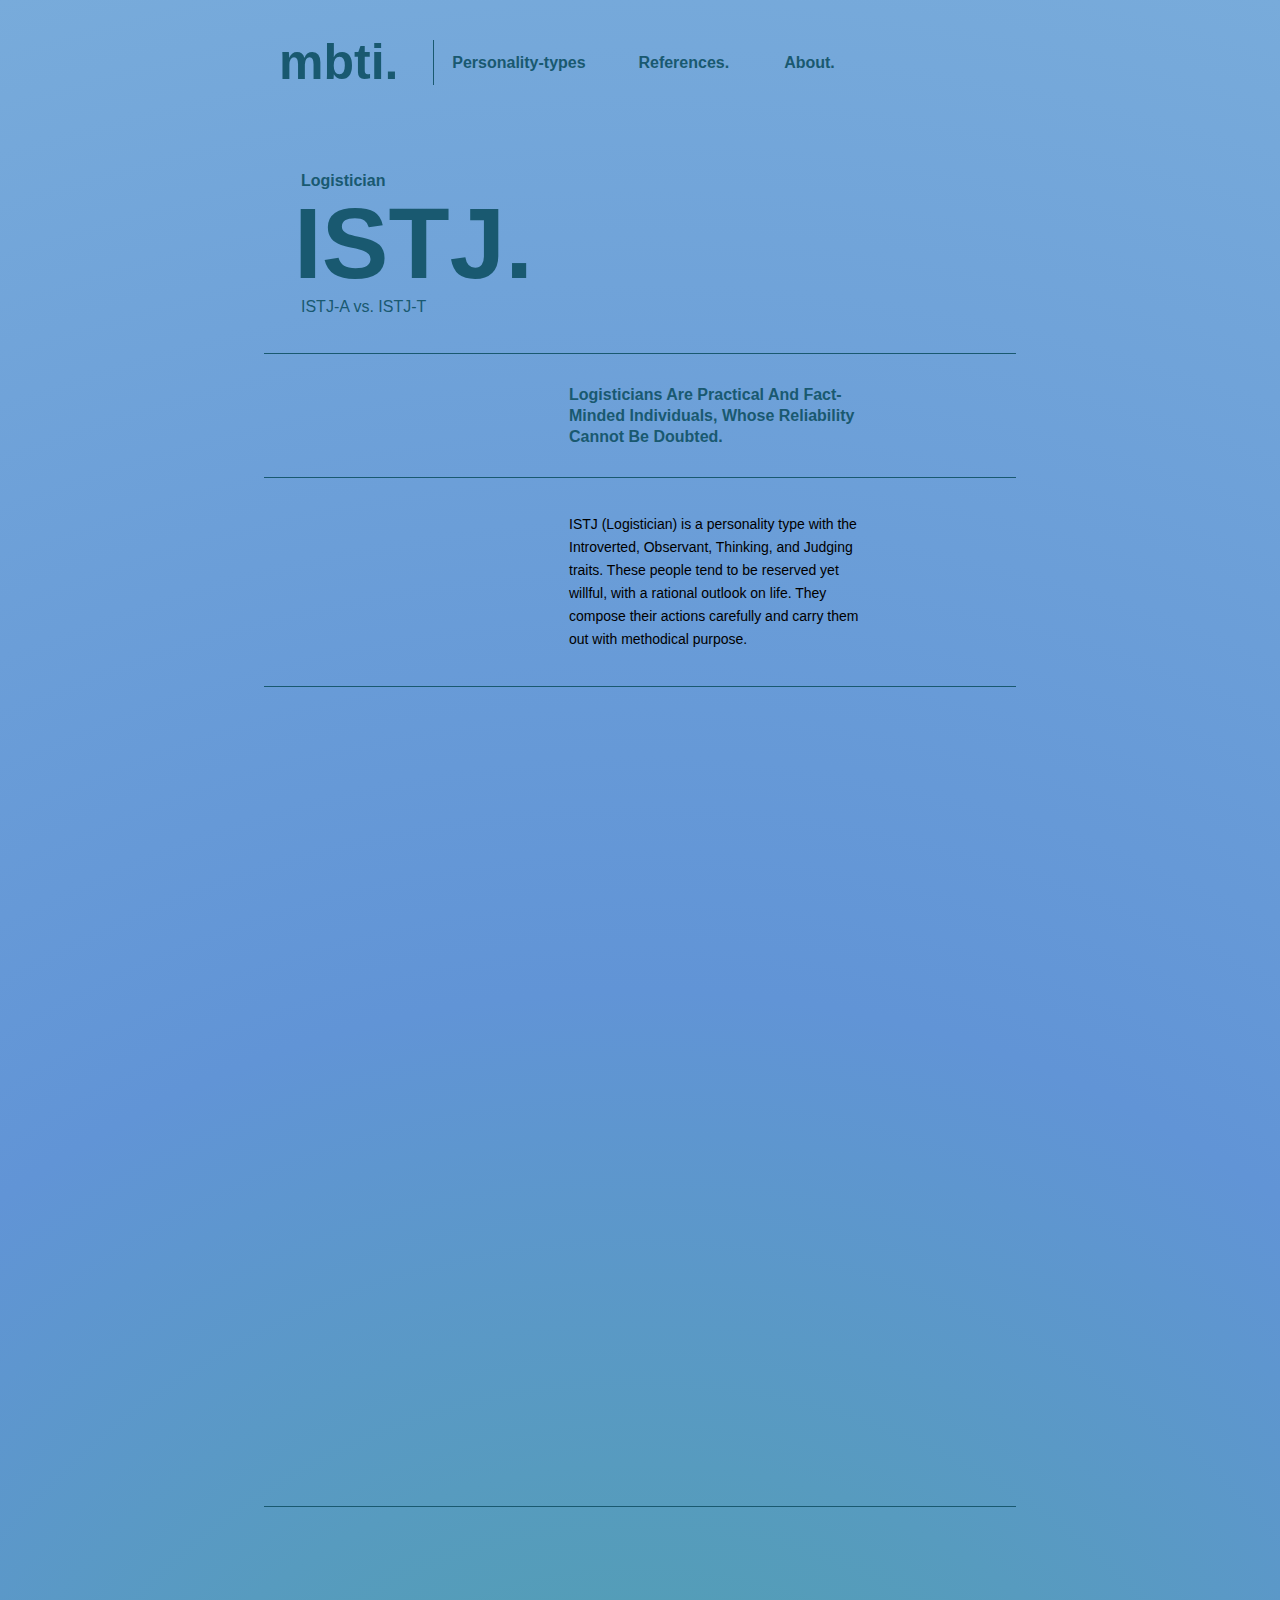
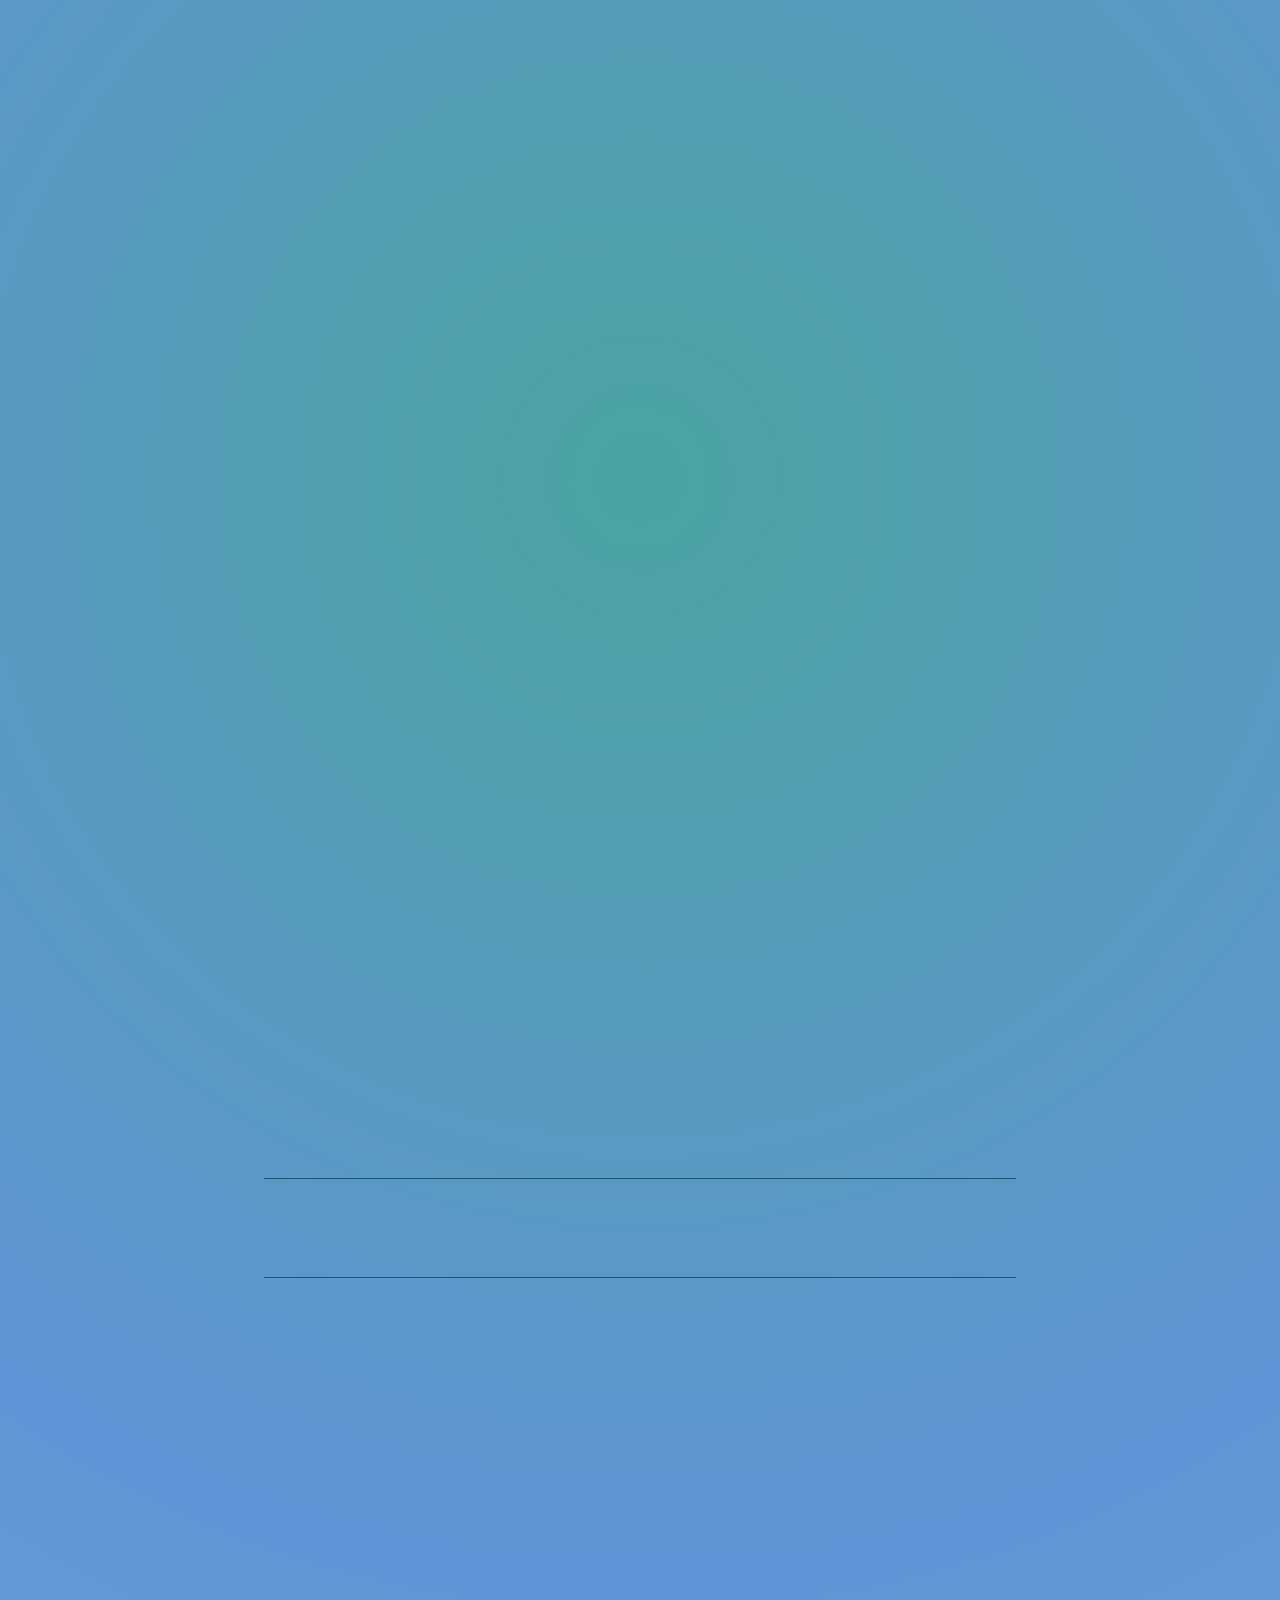
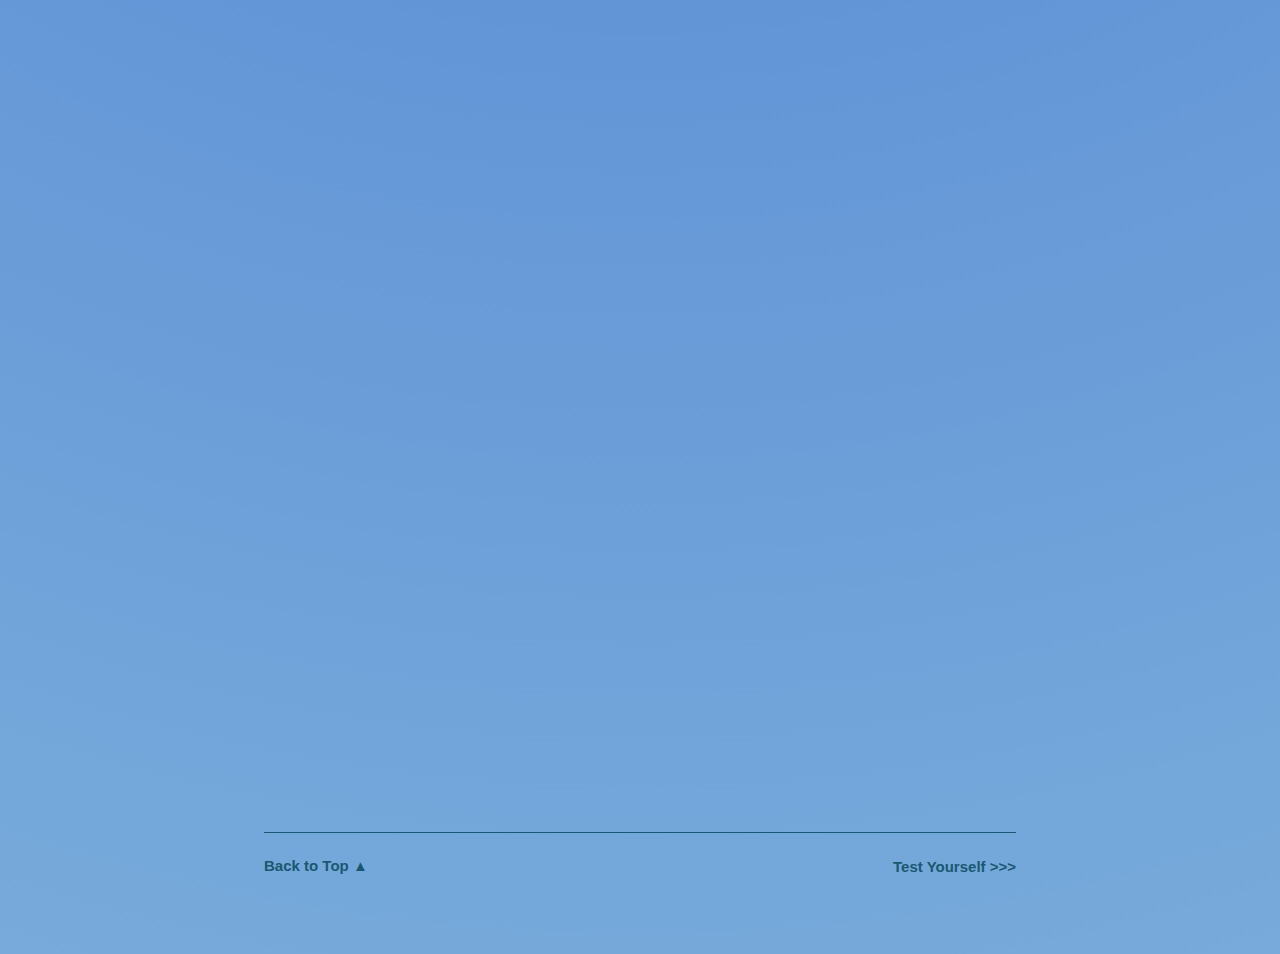
<file: HTML&CSS/B_ISTJ.html>
<!DOCTYPE html>
<html>

<head>
    <title>ISTJ.</title>
    <link rel="stylesheet" href="../HTML&CSS/Blue.css">
    <meta name="viewport" content="width=device-width, initial-scale=1.0">

    <style>
        /* Phone */
        @media (min-width: 400px) and (max-width: 699px) {
            .container {
                width: 100%;
                max-width: 699px;
            }

            body {
                font-size: 10px;
                line-height: 15px;
            }


            .masthead {
                padding-left: 5px;
                padding-bottom: 3em;
                gap: 5px;
            }

            .masthead a {
                font-size: 25px;
                padding-right: 7px;
            }

            .about-window a {
                font-size: 10px;
                height: 20px;
                padding-left: 5px;
            }

            .popup-container button {
                font-size: 10px;
                width: 100px;
                height: 20px;
                /* padding-left: 5px */
            }

            .popup-window {
                width: 200px;
                height: auto;
                padding-left: 1px;
            }

            .popup-window ul {
                grid-template-columns: repeat(2, auto);
                grid-template-rows: repeat(4, auto);
                gap: 12px;
                line-height: 20px;
                padding: 20px;
            }

            .popup-window a {
                font-size: 15px;
            }

            .title h1 {
                font-size: 8px;
                padding-left: 12.5px;
            }

            .title h2 {
                font-size: 40px;
                padding-top: 15px;
                padding-bottom: 13px;
                padding-left: 10px;
            }

            .title p {
                font-size: 9px;
                padding-left: 12.5px;
                padding-bottom: 12px;
            }

            .title h4 {
                font-size: 9px;
                padding-top: 15px;
                padding-bottom: 15px;
                padding-left: 102px;
                padding-right: 20px;
                line-height: 12px;
            }

            .content_intro p {
                font-size: 8px;
                padding-left: 102px;
                padding-right: 20px;
                padding-top: 15px;
                padding-bottom: 15px;
            }

            .content p,
            .content h3,
            .content h2 {
                transform: translateY(10px);
            }

            .content h1 {
                font-size: 20px;
                padding-top: 30px;
                padding-bottom: 30px;
                transform: translateY(10px);
            }

            .good h2 {
                font-size: 12px;
                padding-left: 30px;
                padding-top: 20px;
                padding-bottom: 20px;
            }

            .bad h2 {
                font-size: 12px;
                padding-left: 15px;
                padding-top: 20px;
                padding-bottom: 20px;
            }



            .good h3,
            .bad h3 {
                font-size: 8px;
                padding-top: 10px;
                padding-bottom: 10px;
                padding-left: 100px;
                padding-right: 10px;
            }

            .good,
            .bad {
                padding-bottom: 18px;
            }

            .good p,
            .bad p {
                font-size: 8px;
                padding-left: 102px;
                padding-right: 20px;
            }

            .button-container {
                padding-top: 10px;
                padding-bottom: 11.5px;
            }

            .button-container a {
                padding: 1px 0;
                font-size: 8px;
            }

            .external-btn {
                padding: 3.3px 0;
                font-size: 8px;
            }
        }

        /* Tablet */
        @media (min-width: 700px) and (max-width: 999px) {
            .container {
                width: 80%;
                max-width: 999px;
                padding: 40px;
            }

            body {
                font-size: 10px;
                line-height: 20px;
            }

            .masthead {
                padding-left: 5px;
                padding-bottom: 5em;
                gap: 10px;
            }

            .masthead a {
                font-size: 40px;
                padding-right: 13px;
            }

            .about-window a {
                font-size: 16px;
                height: 35px;
                padding-left: 15px;
                padding-right: 15px;
            }

            .popup-container button {
                font-size: 16px;
                width: 170px;
                height: 35px;
                padding-left:0px
            }

            .popup-window {
                width: 450px;
                height: auto;
                padding-left: 1px;
                z-index: 20;
            }

            .popup-window ul {
                gap: 12px;
                line-height: 30px;
                padding: 20px;
            }

            .popup-window a {
                font-size: 18px;
            }

            .title h1 {
                font-size: 12px;
                padding-left: 25px;
            }

            .title h2 {
                font-size: 66px;
                padding-top: 20px;
                padding-bottom: 20px;
                padding-left: 20px;
            }

            .title p {
                font-size: 14px;
                padding-left: 25px;
                padding-bottom: 25px;
                border-bottom: 0.5px solid #4e4736;
            }

            .title h4 {
                font-size: 12px;
                padding-top: 35px;
                padding-bottom: 35px;
                padding-left: 200px;
                padding-right: 100px;
                line-height: 18px;
                border-bottom: 0.5px solid #4e4736;
            }

            .content_intro p {
                font-size: 12px;
                padding-left: 200px;
                padding-right: 70px;
                padding-top: 35px;
                padding-bottom: 35px;
                border-bottom: 0.5px solid #4e4736;
            }

            .content p,
            .content h3,
            .content h2 {
                transform: translateY(20px);
            }

            .content h1 {
                font-size: 40px;
                padding-top: 60px;
                padding-bottom: 60px;
                border-bottom: 0.65px solid #4e4736;
                transform: translateY(20px);
            }

            .good h2 {
                font-size: 20px;
                padding-left: 80px;
                padding-top: 40px;
                padding-bottom: 40px;
                border-bottom: 0.5px solid #4e4736;
            }

            .bad h2 {
                font-size: 20px;
                padding-left: 45px;
                padding-top: 40px;
                padding-bottom: 40px;
                border-bottom: 0.5px solid #4e4736;

            }





            .good h3,
            .bad h3 {
                font-size: 12px;
                padding-top: 20px;
                padding-bottom: 16px;
                padding-left: 200px;
                padding-right: 20px;
            }

            .good,
            .bad {
                border-bottom: 0.5px solid #4e4736;
                padding-bottom: 36px;
            }

            .good p,
            .bad p {
                font-size: 12px;
                padding-left: 200px;
                padding-right: 90px;
            }

            .button-container {
                padding-top: 20px;
                padding-bottom: 22px;
            }

            .button-container a {
                padding: 1px 0;
                font-size: 16px;
            }

            .external-btn {
                padding: 6.6px 0;
                font-size: 16px;
            }
        }

        /* Full Screen */
        @media (min-width: 1000px) {
            .container {
                max-width: 1400px;
            }
        }
    </style>
</head>

<body>
    <div class="container"  id="top">
        <!-- back to home page link -->
        <header class="masthead">
            <a href="../index.html">mbti.</a>

            <div class="popup-container">
                <button class="button">Personality-types</button>

                <div class="popup-window">
                    <ul>
                        <li><a href="../HTML&CSS/P_ENTJ.html">ENTJ.</a></li>
                        <!-- 1. -->
                        <li><a href="../HTML&CSS/P_ENTP.html">ENTP.</a></li>
                        <!-- 2. -->
                        <li><a href="../HTML&CSS/P_INTJ.html">INTJ.</a></li>
                        <!-- 3. -->
                        <li><a href="../HTML&CSS/P_INTP.html">INTP.</a></li>
                        <!-- 4. -->
                        <li><a href="../HTML&CSS/G_ENFJ.html">ENFJ.</a></li>
                        <!-- 5. -->
                        <li><a href="../HTML&CSS/G_ENFP.html">ENFP.</a></li>
                        <!-- 6. -->
                        <li><a href="../HTML&CSS/G_INFJ.html">INFJ.</a></li>
                        <!-- 7. -->
                        <li><a href="../HTML&CSS/G_INFP.html">INFP.</a></li>
                        <!-- 8. -->
                        <li><a href="../HTML&CSS/B_ESFJ.html">ESFJ.</a></li>
                        <!-- 9. -->
                        <li><a href="../HTML&CSS/B_ESTJ.html">ESTJ.</a></li>
                        <!-- 10. -->
                        <li><a href="../HTML&CSS/B_ISFJ.html">ISFJ.</a></li>
                        <!-- 11. -->
                        <li><a href="../HTML&CSS/B_ISTJ.html">ISTJ.</a></li>
                        <!-- 12. -->
                        <li><a href="../HTML&CSS/Y_ESFP.html">ESFP.</a></li>
                        <!-- 13. -->
                        <li><a href="../HTML&CSS/Y_ESTP.html">ESTP.</a></li>
                        <!-- 14. -->
                        <li><a href="../HTML&CSS/Y_ISFP.html">ISFP.</a></li>
                        <!-- 15. -->
                        <li><a href="../HTML&CSS/Y_ISTP.html">ISTP.</a></li>
                        <!-- 16. -->
                </div>

            </div>
            <div class="about-window">
                <a href="../references.html">References.</a>
            </div>
            <div class="about-window">
                <a href="../about.html">About.</a>
            </div>
        </header>

        <div class="title">
            <h1>Logistician</h1>
            <h2>ISTJ.</h2>
            <p>ISTJ-A vs. ISTJ-T</p>
            <h4>Logisticians are practical and fact-minded individuals, whose reliability cannot be doubted.</h4>
        </div>
        <!-- content -->
        <div class="content">
            <div class="content_intro">
                <p>ISTJ (Logistician) is a personality type with the Introverted, Observant, Thinking, and Judging
                    traits. These people tend to be reserved yet willful, with a rational outlook on life. They compose
                    their actions carefully and carry them out with methodical purpose.</p>
                <p>People with the ISTJ personality type (Logisticians) mean what they say and say what they mean, and
                    when they commit to doing something, they make sure to follow through. With their responsible and
                    dependable nature, it might not be so surprising that ISTJ personalities also tend to have a deep
                    respect for structure and tradition. They are often drawn to organizations, workplaces, and
                    educational settings that offer clear hierarchies and expectations.</p>
                <p>While ISTJs may not be particularly flashy or attention seeking, they do more than their share to
                    keep society on a sturdy, stable foundation. In their families and their communities, people with
                    this personality type often earn respect for their reliability, their practicality, and their
                    ability to stay grounded and logical in even the most stressful situations.</p>
            </div>
            <h1>Strengths & Weaknesses</h1>
            <div class="good">
                <h2>Strengths</h2><div style="border-bottom: 0.7px solid #195970; width: 100%;"></div>
                <h3>Honest and Direct</h3>
                <p>Integrity is at the heart of people with the ISTJ personality type (Logisticians). Emotional
                    manipulation, mind games, and lies of any kind all run counter to their preference for managing the
                    reality of the situations that they encounter with plain and simple honesty.</p>
                <h3>Disciplined</h3>
                <p>ISTJs embody integrity through both their words and their actions. Patient and determined, people
                    with this personality type meet their obligations and keep their promises, period. They value
                    structure, follow rules strictly, and respect authority, showcasing their strong will and dutiful
                    nature.</p>
                <h3>Very Responsible</h3>
                <p>ISTJs would rather power through and lose sleep than fail to deliver the results that they said they
                    would. Loyal and reliable, they almost always fulfill their duties to the people and organizations
                    that they’ve committed themselves to, and they do so on time and with strict adherence to whatever
                    guidelines were set in place.</p>
                <h3>Calm and Practical</h3>
                <p>None of their promises would mean much if ISTJ personalities lost their tempers and broke down at
                    every sign of hardship – they tend to keep their feet on the ground and make clear, rational
                    decisions. Other people’s preferences might be taken into consideration in the process, but
                    ultimately, their decisions are made with practicality in mind.</p>
                <h3>Organized and Effective</h3>
                <p>The primary goal of any ISTJ personality is to be effective in what they’ve chosen to do, and they
                    believe that this is accomplished best when everyone involved knows exactly what is going on and
                    why. Clear rules and regulations help people with this personality type maintain order and work in a
                    productive manner.</p>
                <h3>Research-Oriented</h3>
                <p>ISTJs are proud repositories of knowledge, with an emphasis on procedures and techniques that enable
                    reliable outcomes. This allows ISTJ personalities to apply themselves to a variety of situations
                    with success, picking up and applying new data as needed to maintain functionality.</p>
            </div>
            <div class="bad">
                <h2>Weaknesses</h2><div style="border-bottom: 0.7px solid #195970; width: 100%;"></div>
                <h3>Stubborn</h3>
                <p>The facts are the facts, and people with the ISTJ personality type tend to resist any new idea that
                    isn’t supported by those facts. This factual decision-making process makes it difficult for them to
                    accept that they were wrong about something – but anyone can miss a detail, even ISTJs.</p>
                <h3>Insensitive</h3>
                <p>While not intentionally harsh, ISTJs often hurt more sensitive types’ feelings by the simple mantra
                    that honesty is the best policy. These personalities may take emotions into consideration, but
                    really only so far as to determine the most effective way to say what needs to be said.</p>
                <h3>Always by the Book</h3>
                <p>ISTJs believe that things work best with clearly defined rules, but this makes them reluctant to bend
                    those rules or try new things even when the downside is minimal. Truly unstructured environments
                    tend to leave these personalities stressed and dissatisfied.</p>
                <h3>Judgmental</h3>
                <p>Because ISTJs tend to highly value facts and empirical evidence, they are unlikely to respect people
                    who disagree with proven information – especially those who remain willfully ignorant. When others
                    disregard concrete evidence and instead rely on assumptions or emotions, ISTJs can become
                    judgmental, viewing these individuals as irrational or misguided.</p>
                <h3>Prone to Burnout</h3>
                <p>All this can combine to make people with the ISTJ personality type believe that they are the only
                    ones who can see projects through reliably. As they load themselves with extra work and
                    responsibilities, turning away good intentions and helpful ideas, they sooner or later hit a tipping
                    point where they simply can’t deliver. Since they’ve heaped the responsibility on themselves, ISTJs
                    may then believe that the responsibility for failure is theirs alone to bear.</p>
            </div>
        </div>
        <div class="button-container">
             <p><a href="#top">Back to Top &#9650;</a></p>
            <a href="https://www.16personalities.com/free-personality-test" class="external-btn" target="_blank">Test
                Yourself >>> </a>
        </div>

    </div>
    </div>

    <script>
        const observer = new IntersectionObserver((entries) => {
            entries.forEach((entry) => {
                entry.target.classList.toggle("show", entry.isIntersecting);
                // if (entry.isIntersecting) observer.unobserve(entry.target);// Keeps it visible once shown
            });
        }, {
            threshold: 0.8 // Triggers when 80% of the element is visible
        });

        const hiddenElements = document.querySelectorAll('.content p, .content h3, .content h2, .content h1');
        hiddenElements.forEach((el) => observer.observe(el));
        // https://www.youtube.com/watch?v=2IbRtjez6ag
    </script>
</body>

</html>
</file>
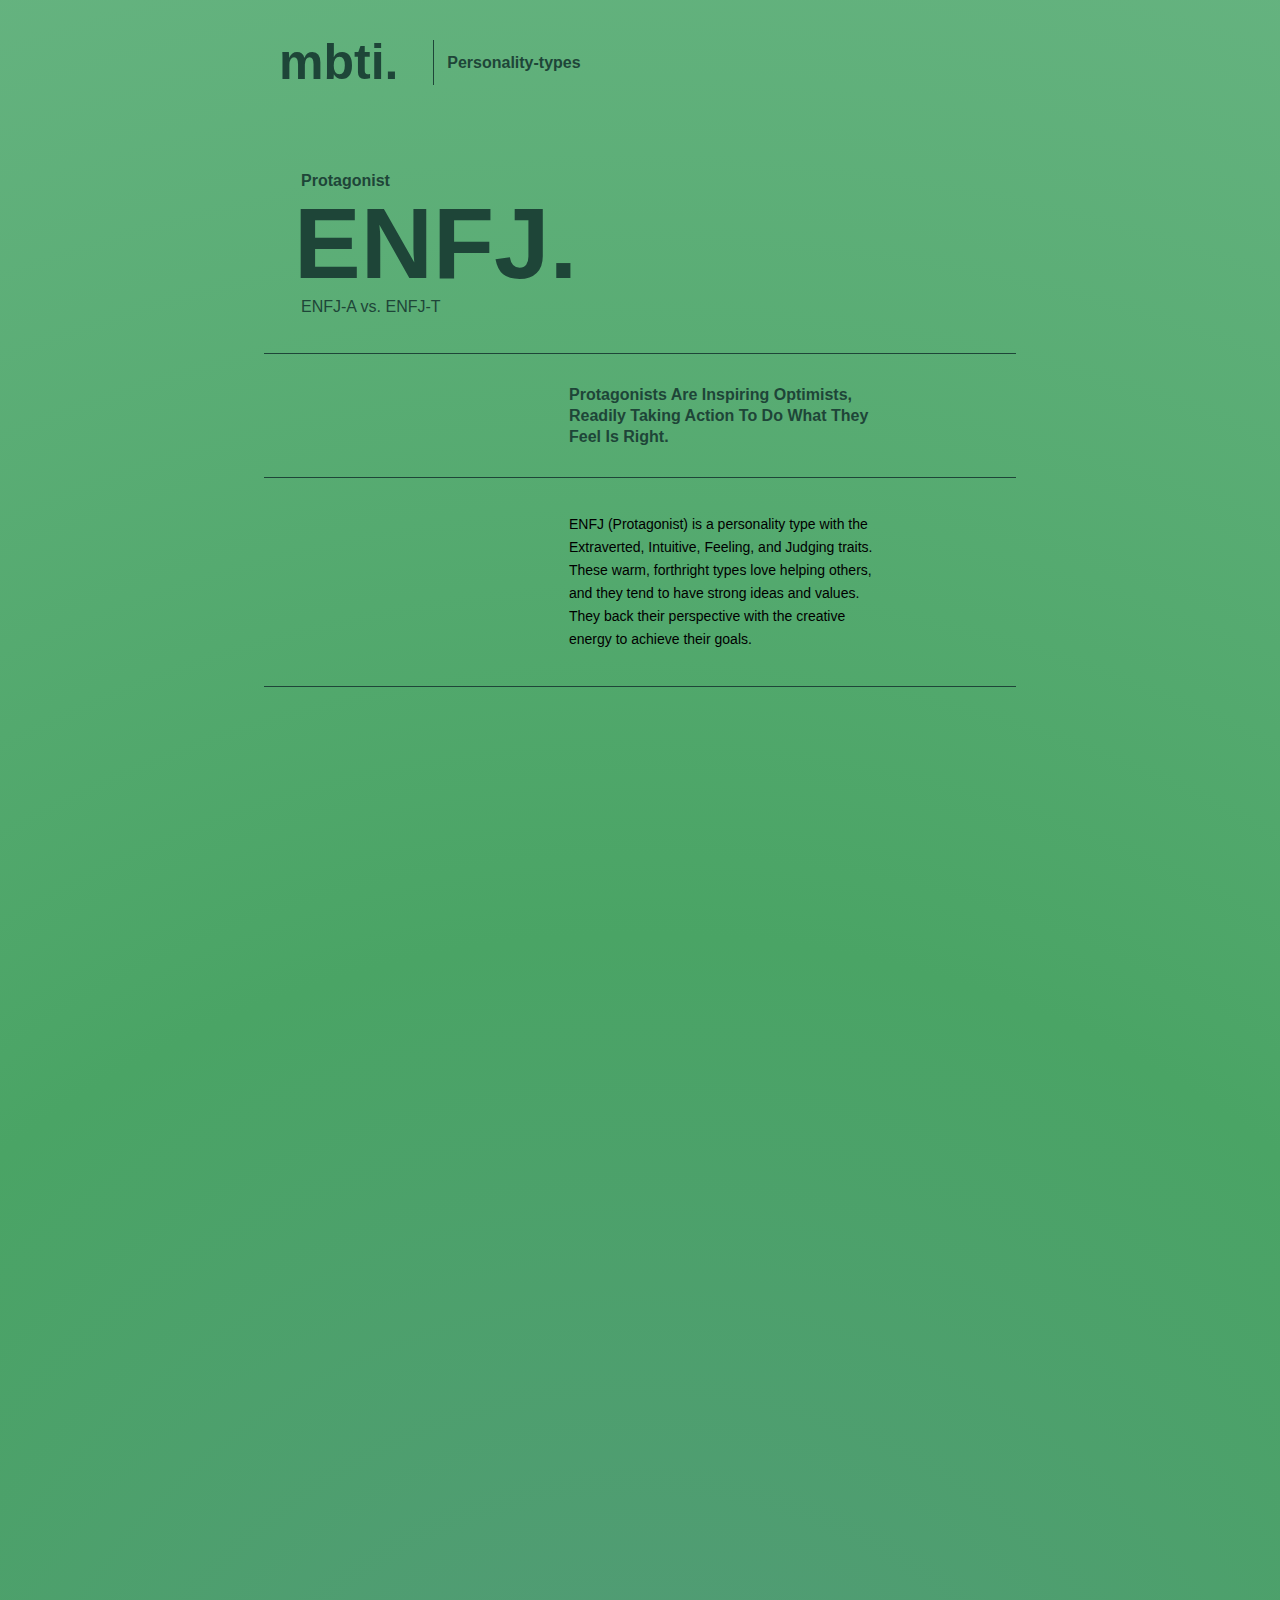
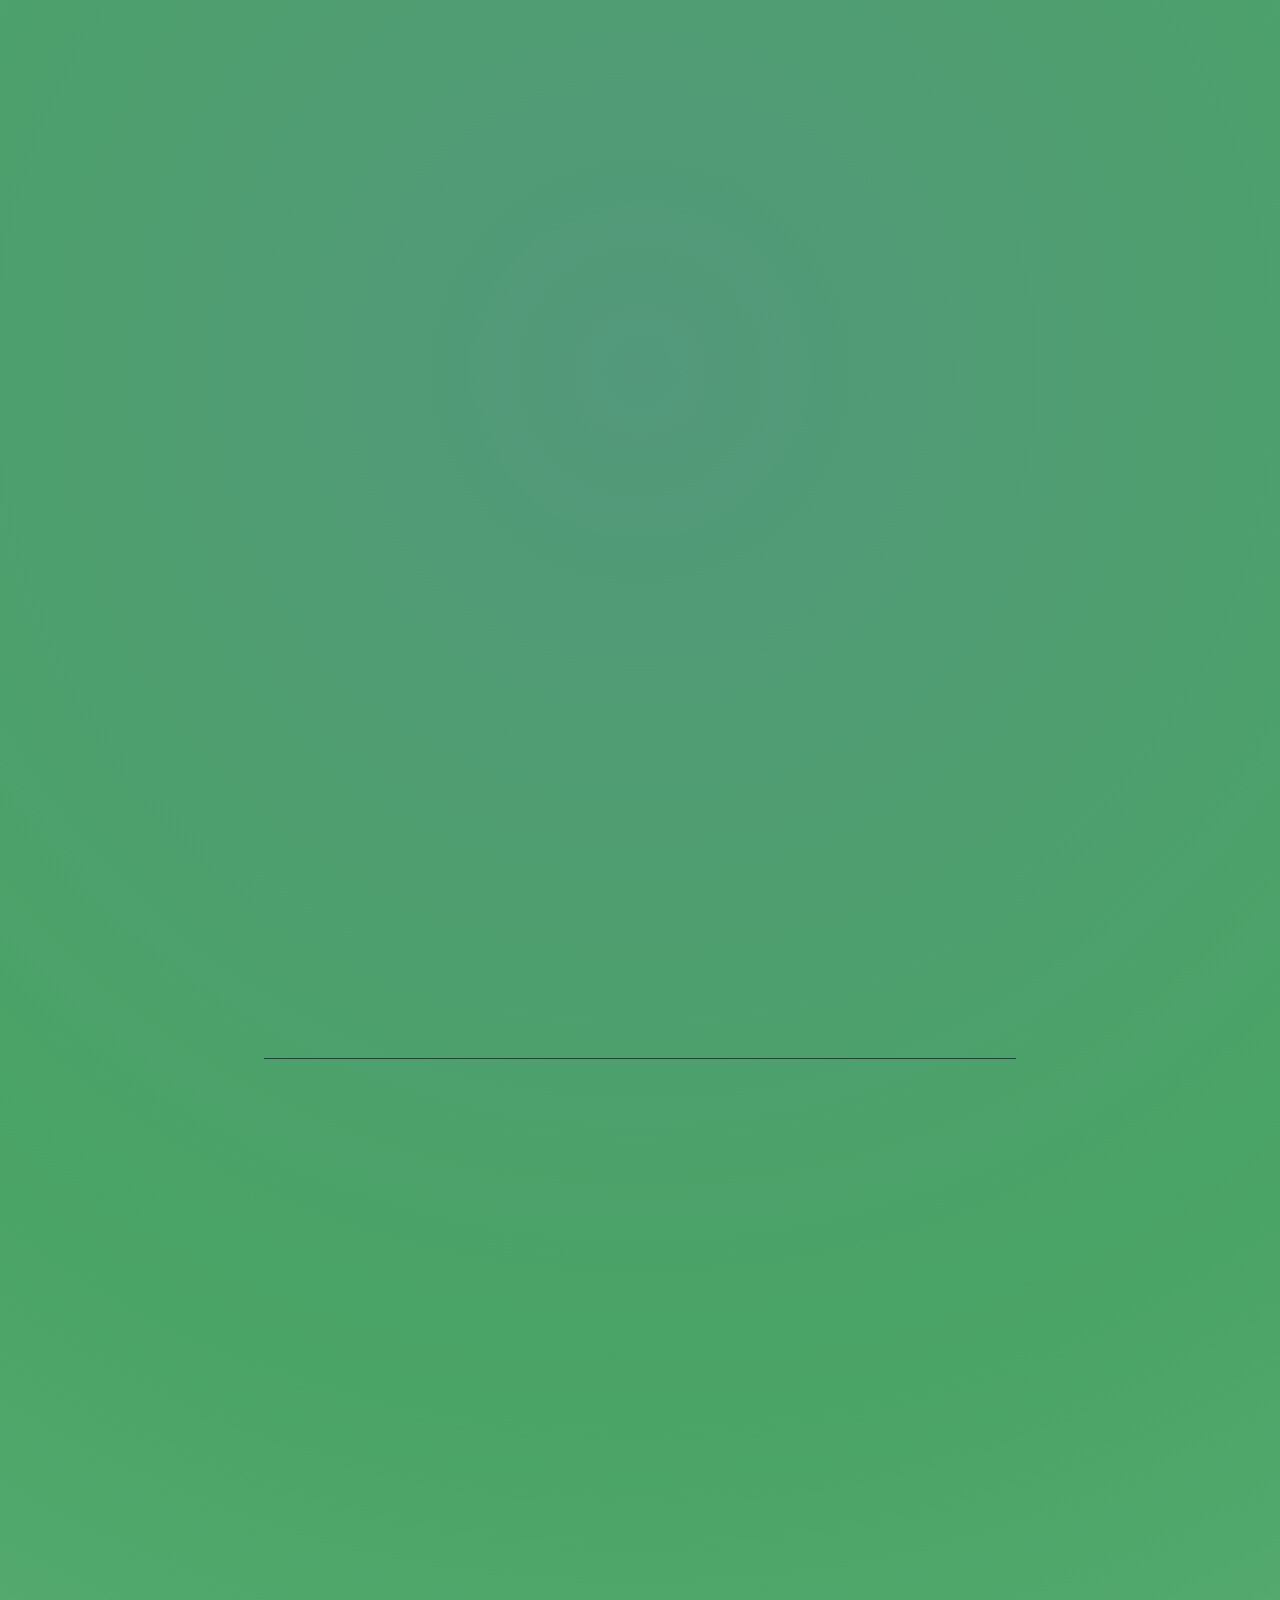
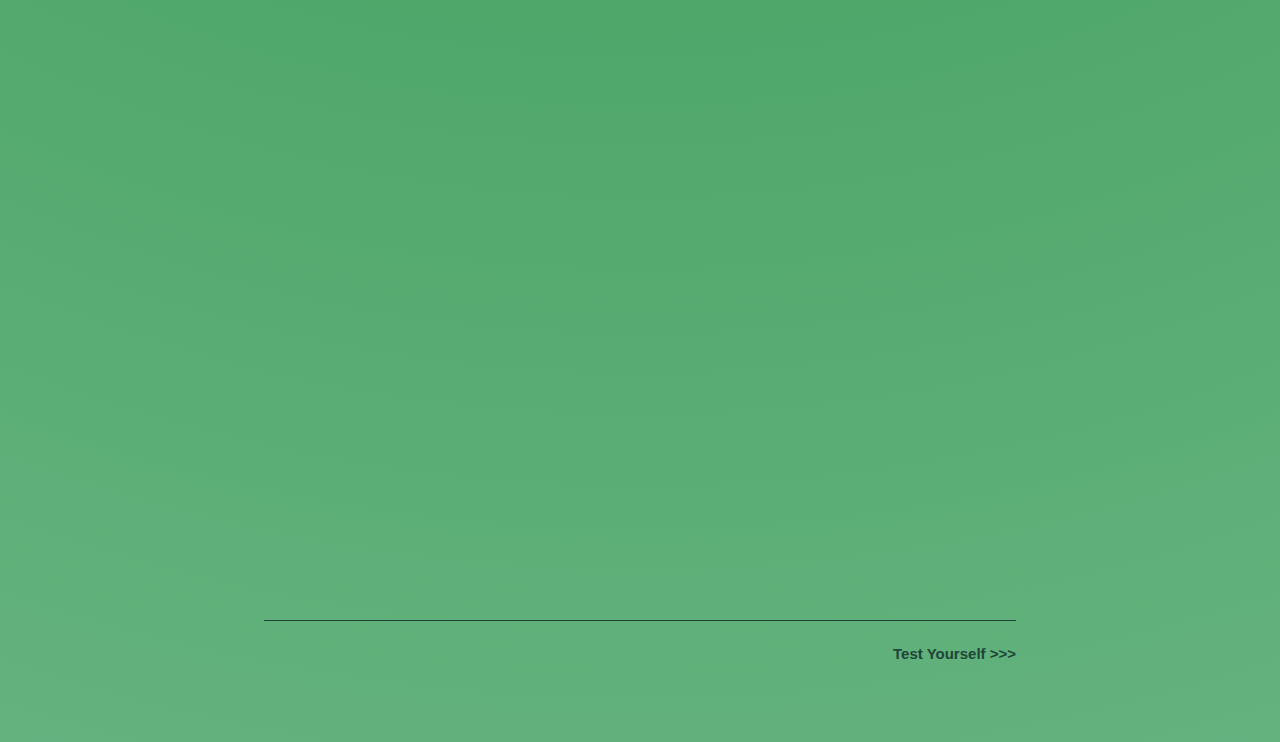
<file: HTML&CSS/G_ENFJ.html>
<!DOCTYPE html>
<html>

<head>
    <title>ENFJ.</title>
    <link rel="stylesheet" href="../HTML&CSS/Green.css">
    <meta name="viewport" content="width=device-width, initial-scale=1.0">

    <style>
        /* Phone */
        @media (min-width: 400px) and (max-width: 699px) {
            .container {
                width: 80%;
                max-width: 699px;
                padding: 20px;
            }

            body {
                font-size: 8px;
                line-height: 12px;
            }

            @keyframes drift {
                0% {
                    background-position: 0% 0%;
                }

                25% {
                    background-position: 100% 0%;
                }

                50% {
                    background-position: 100% 100%;
                }

                75% {
                    background-position: 0% 100%;
                }

                100% {
                    background-position: 0% 0%;
                }
            }

            .masthead {
                padding-left: 2.5px;
                padding-bottom: 2.5em;
                gap: 5px;
            }

            .masthead a {
                font-size: 18px;
                padding-right: 6.5px;
            }

            .popup-container button {
                font-size: 8px;
                width: 80px;
                height: 15px;
                border-left: 0.5px solid #4e4736;
            }

            .popup-window {
                border: 0.3px solid #4e4736;
                width: 300px;
                height: 150px;
                padding: 10px;
                box-shadow: 0 2px 2.4px rgba(0, 0, 0, 0.1);
            }

            .popup-window ul {
                padding: 5px;
                height: 100%;
            }

            .popup-window a {
                font-size: 12px;
            }

            .title h1 {
                font-size: 6px;
                padding-left: 12.5px;
            }

            .title h2 {
                font-size: 33px;
                padding-top: 10px;
                padding-bottom: 10px;
                padding-left: 10px;
            }

            .title p {
                font-size: 8px;
                padding-left: 12.5px;
                padding-bottom: 11px;
                border-bottom: 0.25px solid #4e4736;
            }

            .title h4 {
                font-size: 6px;
                padding-top: 10px;
                padding-bottom: 10px;
                padding-left: 100px;
                padding-right: 50px;
                line-height: 9px;
                border-bottom: 0.25px solid #4e4736;
            }

            .content_intro p {
                font-size: 6px;
                padding-left: 102px;
                padding-right: 46px;
                padding-top: 15px;
                padding-bottom: 15px;
                border-bottom: 0.25px solid #4e4736;
            }

            .content p,
            .content h3,
            .content h2 {
                transform: translateY(10px);
            }

            .content h1 {
                font-size: 20px;
                padding-top: 30px;
                padding-bottom: 30px;
                border-bottom: 0.25px solid #4e4736;
                transform: translateY(10px);
            }

            .good h2 {
                font-size: 12px;
                padding-left: 30px;
                padding-top: 20px;
                padding-bottom: 20px;
                border-bottom: 0.25px solid #4e4736;
            }

            .bad h2 {
                font-size: 12px;
                padding-left: 15px;
                padding-top: 20px;
                padding-bottom: 20px;
                border-bottom: 0.25px solid #4e4736;
            }



            .good h3,
            .bad h3 {
                font-size: 7px;
                padding-top: 8px;
                padding-bottom: 8px;
                padding-left: 100px;
                padding-right: 10px;
            }

            .good,
            .bad {
                border-bottom: 0.25px solid #4e4736;
                padding-bottom: 18px;
            }

            .good p,
            .bad p {
                font-size: 7px;
                padding-left: 102px;
                padding-right: 46.5px;
            }

            .button-container {
                padding-top: 10px;
                padding-bottom: 11.5px;
            }

            .external-btn {
                padding: 3.3px 0;
                font-size: 8px;
            }
        }

        /* Tablet */
        @media (min-width: 700px) and (max-width: 999px) {
            .container {
                width: 70%;
                max-width: 999px;
                padding: 40px;
            }

            body {
                font-size: 12px;
                line-height: 20px;
            }

            .masthead {
                padding-left: 5px;
                padding-bottom: 5em;
                gap: 10px;
            }

            .masthead a {
                font-size: 36px;
                padding-right: 13px;
            }

            .popup-container button {
                font-size: 16px;
                width: 160px;
                height: 30px;
                border-left: 1px solid #4e4736;
            }

            .popup-window {
                border: 0.6px solid #4e4736;
                width: 600px;
                height: 300px;
                padding: 20px;
                box-shadow: 0 4px 5px rgba(0, 0, 0, 0.1);
            }

            .popup-window ul {
                padding: 10px;
            }

            .popup-window a {
                font-size: 24px;
            }

            .title h1 {
                font-size: 12px;
                padding-left: 25px;
            }

            .title h2 {
                font-size: 66px;
                padding-top: 20px;
                padding-bottom: 20px;
                padding-left: 20px;
            }

            .title p {
                font-size: 16px;
                padding-left: 25px;
                padding-bottom: 22px;
                border-bottom: 0.5px solid #4e4736;
            }

            .title h4 {
                font-size: 12px;
                padding-top: 20px;
                padding-bottom: 20px;
                padding-left: 200px;
                padding-right: 100px;
                line-height: 18px;
                border-bottom: 0.5px solid #4e4736;
            }

            .content_intro p {
                font-size: 12px;
                padding-left: 205px;
                padding-right: 90px;
                padding-top: 30px;
                padding-bottom: 30px;
                border-bottom: 0.5px solid #4e4736;
            }

            .content p,
            .content h3,
            .content h2 {
                transform: translateY(20px);
            }

            .content h1 {
                font-size: 40px;
                padding-top: 60px;
                padding-bottom: 60px;
                border-bottom: 0.65px solid #4e4736;
                transform: translateY(20px);
            }

            .good h2 {
                font-size: 25px;
                padding-left: 60px;
                padding-top: 40px;
                padding-bottom: 40px;
                border-bottom: 0.5px solid #4e4736;
            }

            .bad h2 {
                font-size: 25px;
                padding-left: 35px;
                padding-top: 40px;
                padding-bottom: 40px;
                border-bottom: 0.5px solid #4e4736;

            }





            .good h3,
            .bad h3 {
                font-size: 12px;
                padding-top: 20px;
                padding-bottom: 16px;
                padding-left: 200px;
                padding-right: 20px;
            }

            .good,
            .bad {
                border-bottom: 0.5px solid #4e4736;
                padding-bottom: 36px;
            }

            .good p,
            .bad p {
                font-size: 12px;
                padding-left: 200px;
                padding-right: 90px;
            }

            .button-container {
                padding-top: 20px;
                padding-bottom: 22px;
            }

            .external-btn {
                padding: 6.6px 0;
                font-size: 16px;
            }
        }

        /* Full Screen */
        @media (min-width: 1000px) {
            .container {
                max-width: 1400px;
            }
        }
    </style>
</head>

<body>
    <div class="container">
        <!-- back to home page link -->
        <header class="masthead">
            <a href="../index.html">mbti.</a>

            <div class="popup-container">
                <button class="button">Personality-types</button>

                <div class="popup-window">
                    <ul>
                        <li><a href="../HTML&CSS/P_ENTJ.html">ENTJ.</a></li>
                        <!-- 1. -->
                        <li><a href="../HTML&CSS/P_ENTP.html">ENTP.</a></li>
                        <!-- 2. -->
                        <li><a href="../HTML&CSS/P_INTJ.html">INTJ.</a></li>
                        <!-- 3. -->
                        <li><a href="../HTML&CSS/P_INTP.html">INTP.</a></li>
                        <!-- 4. -->
                        <li><a href="../HTML&CSS/G_ENFJ.html">ENFJ.</a></li>
                        <!-- 5. -->
                        <li><a href="../HTML&CSS/G_ENFP.html">ENFP.</a></li>
                        <!-- 6. -->
                        <li><a href="../HTML&CSS/G_INFJ.html">INFJ.</a></li>
                        <!-- 7. -->
                        <li><a href="../HTML&CSS/G_INFP.html">INFP.</a></li>
                        <!-- 8. -->
                        <li><a href="../HTML&CSS/B_ESFJ.html">ESFJ.</a></li>
                        <!-- 9. -->
                        <li><a href="../HTML&CSS/B_ESTJ.html">ESTJ.</a></li>
                        <!-- 10. -->
                        <li><a href="../HTML&CSS/B_ISFJ.html">ISFJ.</a></li>
                        <!-- 11. -->
                        <li><a href="../HTML&CSS/B_ISTJ.html">ISTJ.</a></li>
                        <!-- 12. -->
                        <li><a href="../HTML&CSS/Y_ESFP.html">ESFP.</a></li>
                        <!-- 13. -->
                        <li><a href="../HTML&CSS/Y_ESTP.html">ESTP.</a></li>
                        <!-- 14. -->
                        <li><a href="../HTML&CSS/Y_ISFP.html">ISFP.</a></li>
                        <!-- 15. -->
                        <li><a href="../HTML&CSS/Y_ISTP.html">ISTP.</a></li>
                        <!-- 16. -->
                </div>

            </div>
        </header>

        <div class="title">
            <h1>Protagonist</h1>
            <h2>ENFJ.</h2>
            <p>ENFJ-A vs. ENFJ-T</p>
            <h4>Protagonists are inspiring optimists, readily taking action to do what they feel is right.</h4>
        </div>
        <!-- content -->
        <div class="content">
            <div class="content_intro">
                <p>ENFJ (Protagonist) is a personality type with the Extraverted, Intuitive, Feeling, and Judging
                    traits. These warm, forthright types love helping others, and they tend to have strong ideas and
                    values. They back their perspective with the creative energy to achieve their goals.</p>
                <p>People with the ENFJ personality type (Protagonists) feel called to serve a greater purpose in life.
                    Thoughtful and idealistic, ENFJs strive to have a positive impact on other people and the world
                    around them. These personalities rarely shy away from an opportunity to do the right thing, even
                    when doing so is far from easy.</p>
                <p>ENFJs are born leaders, which explains why these personalities can be found among many notable
                    politicians, coaches, and teachers. Their passion and charisma allow them to inspire others not just
                    in their careers but in every arena of their lives, including their relationships. Few things bring
                    people with the ENFJ personality type a deeper sense of joy and fulfillment than guiding friends and
                    loved ones to grow into their best selves.</p>
            </div>
            <h1>Strengths & Weaknesses</h1>
            <div class="good">
                <h2>Strengths</h2><br>
                <h3>Receptive</h3>
                <p>People with the ENFJ personality type (Protagonists) have strong opinions, but they’re far from
                    closed-minded. They recognize the importance of allowing others to express themselves fully. Even
                    when they don’t agree with someone, they recognize that person’s right to voice their truth.</p>
                <h3>Reliable</h3>
                <p>Few things bother ENFJs more than the prospect of letting down a person or cause that they believe
                    in. People with this personality type can be counted on to see their promises and responsibilities
                    through – even when it’s difficult to do so.</p>
                <h3>Passionate</h3>
                <p>ENFJ personalities brim with interests, and they take great pleasure in pursuing their hobbies –
                    whether that’s hiking, cooking, dancing, growing houseplants, or something else entirely. As a
                    result, they rarely find themselves at a loss for something interesting to do.</p>
                <h3>Altruistic</h3>
                <p>ENFJs are known for harboring a deep desire to be a force for positive change in both their personal
                    lives and their professional pursuits. Their unwavering inclination toward fairness often compels
                    people with this personality type to advocate for those who are unable to do so for themselves.
                    Their joy lies in seeing those around them thrive, making their altruism heartfelt and sincere.</p>
                <h3>Charismatic</h3>
                <p>Determined and inspiring, ENFJs often find their way into leadership roles. Whether they’re captain
                    of their softball team or a leader on the world stage, they excel at engaging in conversation,
                    captivating people’s attention, and rallying people together behind a common goal. ENFJ
                    personalities also have a profound capacity for empathy that oftentimes causes the people they come
                    across to feel truly seen and valued, further bolstering their natural allure.</p>
            </div>
            <div class="bad">
                <h2>Weaknesses</h2><br>
                <h3>Unrealistic</h3>
                <p>Many ENFJs put pressure on themselves to right every wrong that they encounter. But no matter how
                    hard these personalities try, it just isn’t realistic for them to solve all of the world’s problems.
                    If they aren’t careful, they can spread themselves too thin – and be left unable to help anyone.</p>
                <h3>Overly Idealistic</h3>
                <p>ENFJ personalities tend to have clear ideas about what’s right and what’s wrong. They often think
                    that everyone shares these fundamental principles – or, at least, that everyone should share these
                    principles. So it can come as a genuine shock to ENFJs when people violate their core values, such
                    as truth or justice.</p>
                <h3>Condescending</h3>
                <p>People with this personality type enjoy teaching others, particularly about the causes and beliefs
                    that matter so much to them. But at times, ENFJs’ attempts to “enlighten” others may come across as
                    patronizing – not the most effective strategy for persuading other people, unfortunately.</p>
                <h3>Intense</h3>
                <p>When it comes to self-improvement, ENFJs are rarely short on energy or determination. But they may
                    not recognize that not everyone shares these qualities. At times, these personalities may push
                    others to make changes that they aren’t ready for – or simply aren’t interested in making in the
                    first place.</p>
                <h3>Overly Empathetic</h3>
                <p>Compassion is among this personality type’s greatest strengths. But ENFJs have a tendency to take on
                    other people’s problems as their own – a habit that can leave them emotionally and physically
                    exhausted.</p>
            </div>
        </div>
        <div class="button-container">
            <a href="https://www.16personalities.com/free-personality-test" class="external-btn" target="_blank">Test
                Yourself >>> </a>
        </div>

    </div>
    </div>

    <script>
        const observer = new IntersectionObserver((entries) => {
            entries.forEach((entry) => {
                entry.target.classList.toggle("show", entry.isIntersecting);
                // if (entry.isIntersecting) observer.unobserve(entry.target);// Keeps it visible once shown
            });
        }, {
            threshold: 0.8 // Triggers when 80% of the element is visible
        });

        const hiddenElements = document.querySelectorAll('.content p, .content h3, .content h2, .content h1');
        hiddenElements.forEach((el) => observer.observe(el));
        // https://www.youtube.com/watch?v=2IbRtjez6ag
    </script>
</body>

</html>
</file>
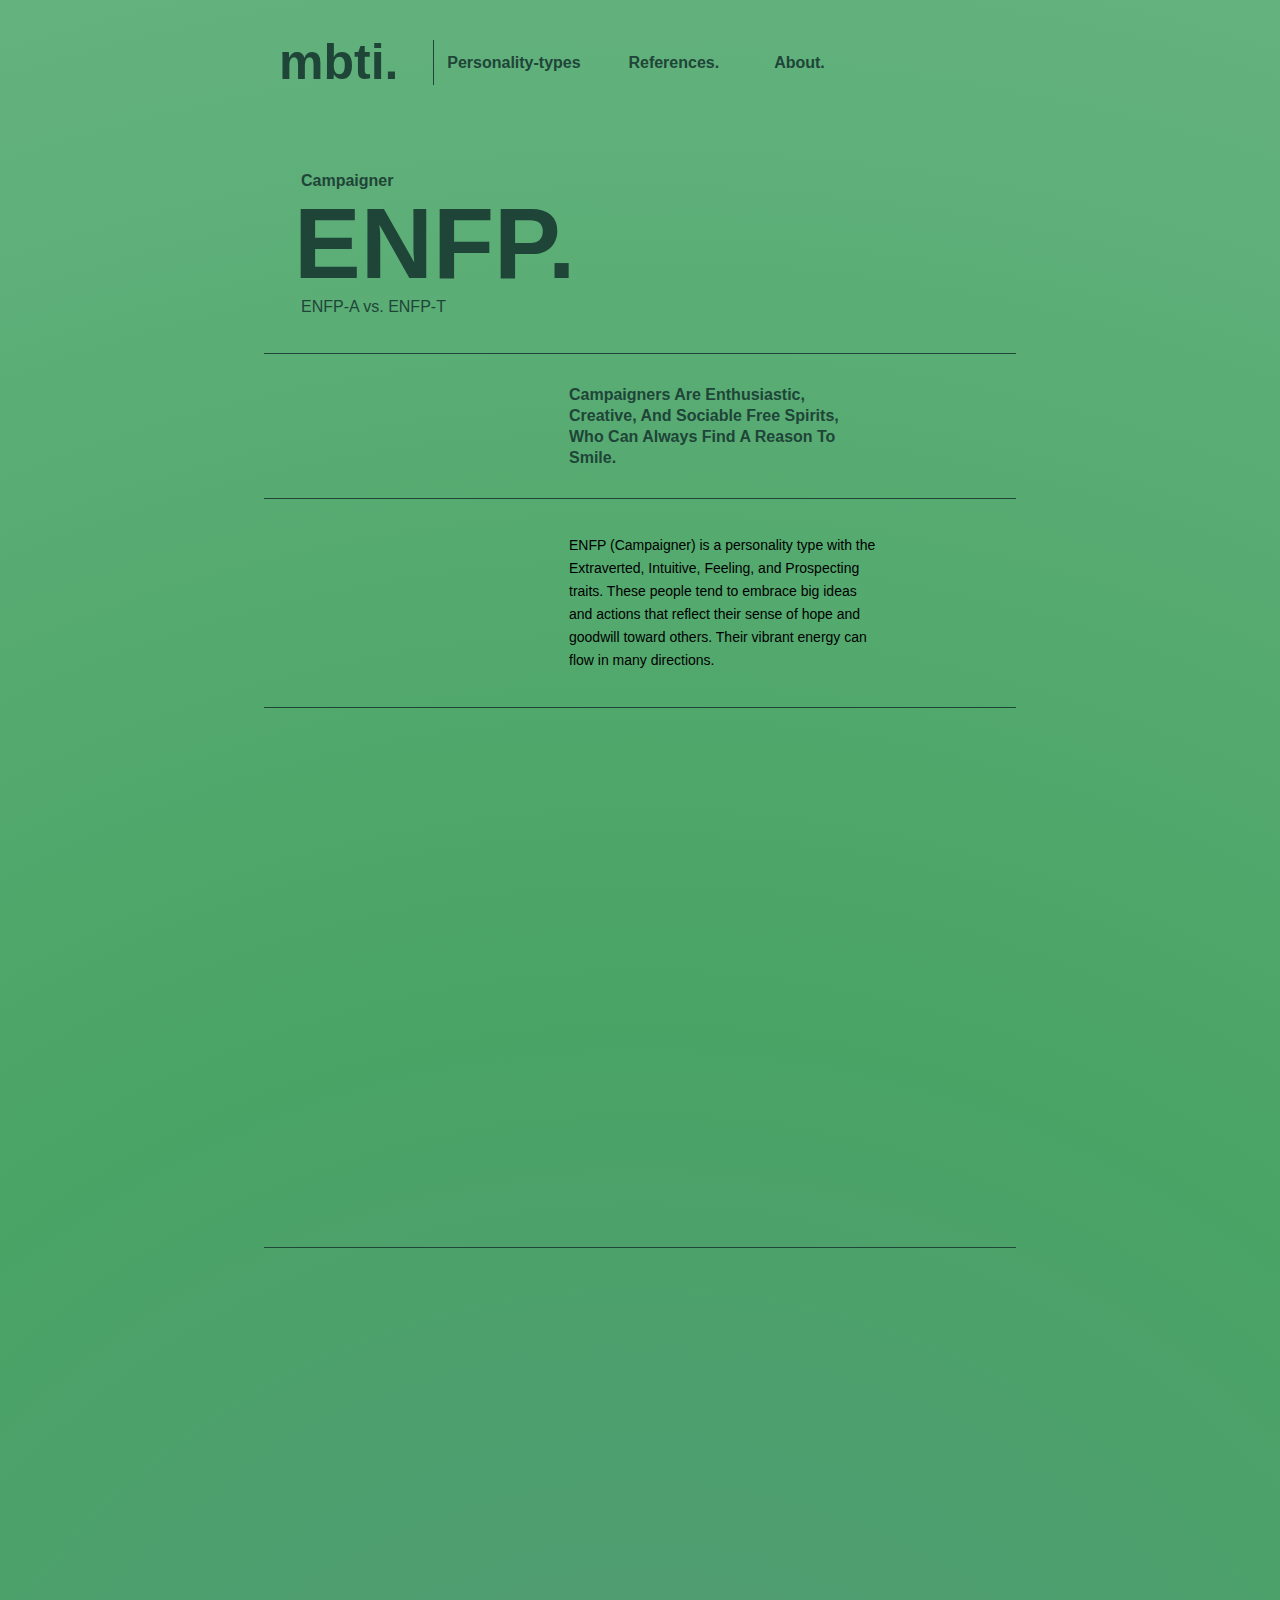
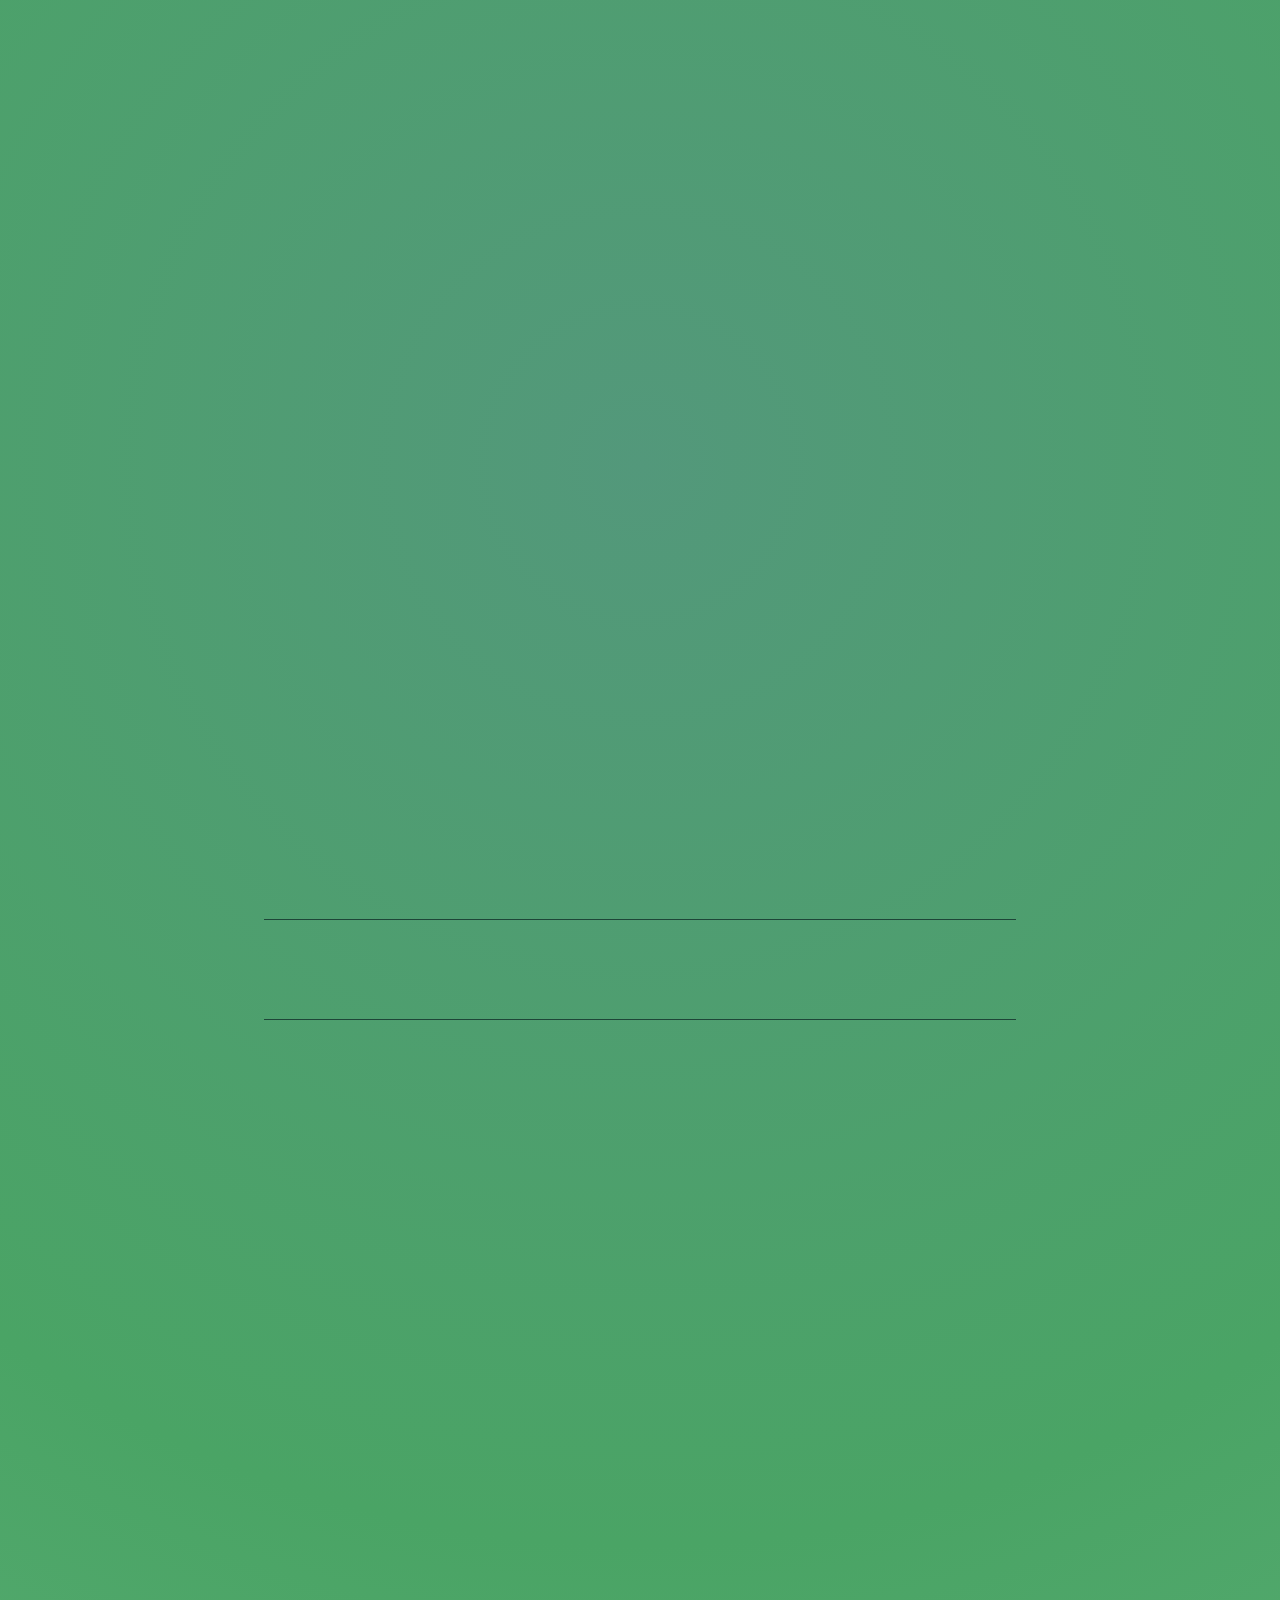
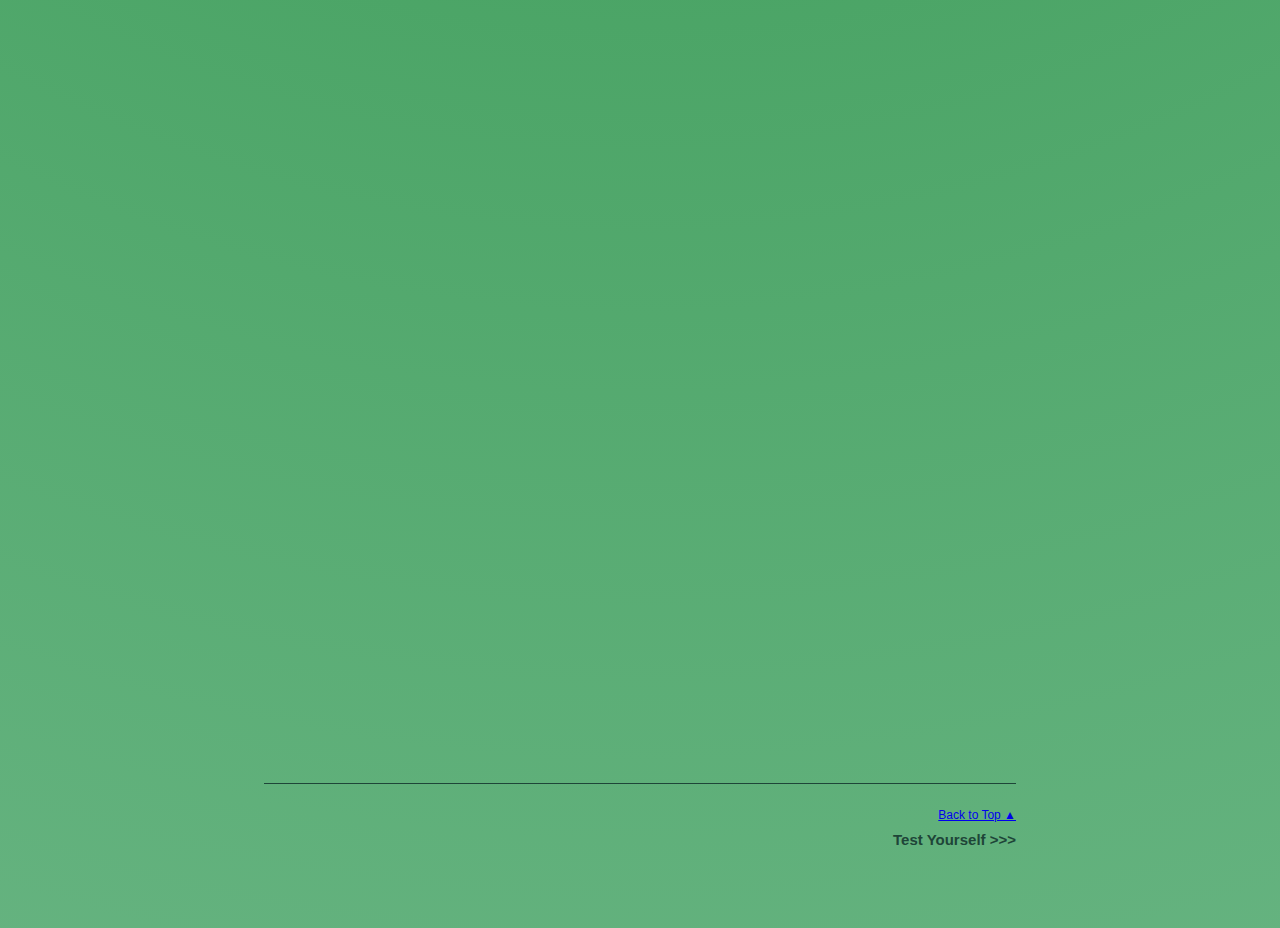
<file: HTML&CSS/G_ENFP.html>
<!DOCTYPE html>
<html>

<head>
    <title>ENFP.</title>
    <link rel="stylesheet" href="../HTML&CSS/Green.css">
    <meta name="viewport" content="width=device-width, initial-scale=1.0">

    <style>
        /* Phone */
        @media (min-width: 400px) and (max-width: 699px) {
            .container {
                width: 100%;
                max-width: 699px;
            }

            body {
                font-size: 10px;
                line-height: 15px;
            }


            .masthead {
                padding-left: 5px;
                padding-bottom: 3em;
                gap: 5px;
            }

            .masthead a {
                font-size: 25px;
                padding-right: 7px;
            }

            .about-window a {
                font-size: 10px;
                height: 20px;
                padding-left: 5px;
            }

            .popup-container button {
                font-size: 10px;
                width: 100px;
                height: 20px;
                /* padding-left: 5px */
            }

            .popup-window {
                width: 200px;
                height: auto;
                padding-left: 1px;
            }

            .popup-window ul {
                grid-template-columns: repeat(2, auto);
                grid-template-rows: repeat(4, auto);
                gap: 12px;
                line-height: 20px;
                padding: 20px;
            }

            .popup-window a {
                font-size: 15px;
            }

            .title h1 {
                font-size: 8px;
                padding-left: 12.5px;
            }

            .title h2 {
                font-size: 40px;
                padding-top: 15px;
                padding-bottom: 13px;
                padding-left: 10px;
            }

            .title p {
                font-size: 9px;
                padding-left: 12.5px;
                padding-bottom: 12px;
            }

            .title h4 {
                font-size: 9px;
                padding-top: 15px;
                padding-bottom: 15px;
                padding-left: 102px;
                padding-right: 20px;
                line-height: 12px;
            }

            .content_intro p {
                font-size: 8px;
                padding-left: 102px;
                padding-right: 20px;
                padding-top: 15px;
                padding-bottom: 15px;
            }

            .content p,
            .content h3,
            .content h2 {
                transform: translateY(10px);
            }

            .content h1 {
                font-size: 20px;
                padding-top: 30px;
                padding-bottom: 30px;
                transform: translateY(10px);
            }

            .good h2 {
                font-size: 12px;
                padding-left: 30px;
                padding-top: 20px;
                padding-bottom: 20px;
            }

            .bad h2 {
                font-size: 12px;
                padding-left: 15px;
                padding-top: 20px;
                padding-bottom: 20px;
            }



            .good h3,
            .bad h3 {
                font-size: 8px;
                padding-top: 10px;
                padding-bottom: 10px;
                padding-left: 100px;
                padding-right: 10px;
            }

            .good,
            .bad {
                padding-bottom: 18px;
            }

            .good p,
            .bad p {
                font-size: 8px;
                padding-left: 102px;
                padding-right: 20px;
            }

            .button-container {
                padding-top: 10px;
                padding-bottom: 11.5px;
            }

            .button-container a {
                padding: 1px 0;
                font-size: 8px;
            }

            .external-btn {
                padding: 3.3px 0;
                font-size: 8px;
            }
        }

        /* Tablet */
        @media (min-width: 700px) and (max-width: 999px) {
            .container {
                width: 80%;
                max-width: 999px;
                padding: 40px;
            }

            body {
                font-size: 10px;
                line-height: 20px;
            }

            .masthead {
                padding-left: 5px;
                padding-bottom: 5em;
                gap: 10px;
            }

            .masthead a {
                font-size: 40px;
                padding-right: 13px;
            }

            .about-window a {
                font-size: 16px;
                height: 35px;
                padding-left: 15px;
                padding-right: 15px;
            }

            .popup-container button {
                font-size: 16px;
                width: 170px;
                height: 35px;
                padding-left:0px
            }

            .popup-window {
                width: 450px;
                height: auto;
                padding-left: 1px;
                z-index: 20;
            }

            .popup-window ul {
                gap: 12px;
                line-height: 30px;
                padding: 20px;
            }

            .popup-window a {
                font-size: 18px;
            }

            .title h1 {
                font-size: 12px;
                padding-left: 25px;
            }

            .title h2 {
                font-size: 66px;
                padding-top: 20px;
                padding-bottom: 20px;
                padding-left: 20px;
            }

            .title p {
                font-size: 14px;
                padding-left: 25px;
                padding-bottom: 25px;
                border-bottom: 0.5px solid #4e4736;
            }

            .title h4 {
                font-size: 12px;
                padding-top: 35px;
                padding-bottom: 35px;
                padding-left: 200px;
                padding-right: 100px;
                line-height: 18px;
                border-bottom: 0.5px solid #4e4736;
            }

            .content_intro p {
                font-size: 12px;
                padding-left: 200px;
                padding-right: 70px;
                padding-top: 35px;
                padding-bottom: 35px;
                border-bottom: 0.5px solid #4e4736;
            }

            .content p,
            .content h3,
            .content h2 {
                transform: translateY(20px);
            }

            .content h1 {
                font-size: 40px;
                padding-top: 60px;
                padding-bottom: 60px;
                border-bottom: 0.65px solid #4e4736;
                transform: translateY(20px);
            }

            .good h2 {
                font-size: 20px;
                padding-left: 80px;
                padding-top: 40px;
                padding-bottom: 40px;
                border-bottom: 0.5px solid #4e4736;
            }

            .bad h2 {
                font-size: 20px;
                padding-left: 45px;
                padding-top: 40px;
                padding-bottom: 40px;
                border-bottom: 0.5px solid #4e4736;

            }





            .good h3,
            .bad h3 {
                font-size: 12px;
                padding-top: 20px;
                padding-bottom: 16px;
                padding-left: 200px;
                padding-right: 20px;
            }

            .good,
            .bad {
                border-bottom: 0.5px solid #4e4736;
                padding-bottom: 36px;
            }

            .good p,
            .bad p {
                font-size: 12px;
                padding-left: 200px;
                padding-right: 90px;
            }

            .button-container {
                padding-top: 20px;
                padding-bottom: 22px;
            }

            .button-container a {
                padding: 1px 0;
                font-size: 16px;
            }

            .external-btn {
                padding: 6.6px 0;
                font-size: 16px;
            }
        }

        /* Full Screen */
        @media (min-width: 1000px) {
            .container {
                max-width: 1400px;
            }
        }
    </style>
</head>

<body>
    <div class="container"  id="top">
        <!-- back to home page link -->
        <header class="masthead">
            <a href="../index.html">mbti.</a>

            <div class="popup-container">
                <button class="button">Personality-types</button>

                <div class="popup-window">
                    <ul>
                        <li><a href="../HTML&CSS/P_ENTJ.html">ENTJ.</a></li>
                        <!-- 1. -->
                        <li><a href="../HTML&CSS/P_ENTP.html">ENTP.</a></li>
                        <!-- 2. -->
                        <li><a href="../HTML&CSS/P_INTJ.html">INTJ.</a></li>
                        <!-- 3. -->
                        <li><a href="../HTML&CSS/P_INTP.html">INTP.</a></li>
                        <!-- 4. -->
                        <li><a href="../HTML&CSS/G_ENFJ.html">ENFJ.</a></li>
                        <!-- 5. -->
                        <li><a href="../HTML&CSS/G_ENFP.html">ENFP.</a></li>
                        <!-- 6. -->
                        <li><a href="../HTML&CSS/G_INFJ.html">INFJ.</a></li>
                        <!-- 7. -->
                        <li><a href="../HTML&CSS/G_INFP.html">INFP.</a></li>
                        <!-- 8. -->
                        <li><a href="../HTML&CSS/B_ESFJ.html">ESFJ.</a></li>
                        <!-- 9. -->
                        <li><a href="../HTML&CSS/B_ESTJ.html">ESTJ.</a></li>
                        <!-- 10. -->
                        <li><a href="../HTML&CSS/B_ISFJ.html">ISFJ.</a></li>
                        <!-- 11. -->
                        <li><a href="../HTML&CSS/B_ISTJ.html">ISTJ.</a></li>
                        <!-- 12. -->
                        <li><a href="../HTML&CSS/Y_ESFP.html">ESFP.</a></li>
                        <!-- 13. -->
                        <li><a href="../HTML&CSS/Y_ESTP.html">ESTP.</a></li>
                        <!-- 14. -->
                        <li><a href="../HTML&CSS/Y_ISFP.html">ISFP.</a></li>
                        <!-- 15. -->
                        <li><a href="../HTML&CSS/Y_ISTP.html">ISTP.</a></li>
                        <!-- 16. -->
                </div>

            </div>
            <div class="about-window">
                <a href="../references.html">References.</a>
            </div>
            <div class="about-window">
                <a href="../about.html">About.</a>
            </div>
        </header>

        <div class="title">
            <h1>Campaigner</h1>
            <h2>ENFP.</h2>
            <p>ENFP-A vs. ENFP-T</p>
            <h4>Campaigners are enthusiastic, creative, and sociable free spirits, who can always find a reason to
                smile.</h4>
        </div>
        <!-- content -->
        <div class="content">
            <div class="content_intro">
                <p>ENFP (Campaigner) is a personality type with the Extraverted, Intuitive, Feeling, and Prospecting
                    traits. These people tend to embrace big ideas and actions that reflect their sense of hope and
                    goodwill toward others. Their vibrant energy can flow in many directions.</p>
                <p>People with the ENFP personality type (Campaigners) are true free spirits – outgoing, openhearted,
                    and open-minded. With their lively, upbeat approach to life, ENFPs stand out in any crowd. But even
                    though they can be the life of the party, they don’t just care about having a good time. These
                    personalities have profound depths that are fueled by their intense desire for meaningful, emotional
                    connections with others.</p>
            </div>
            <h1>Strengths & Weaknesses</h1>
            <div class="good">
                <h2>Strengths</h2><div style="border-bottom: 0.7px solid #1e4538; width: 100%;"></div>
                <h3>Curious</h3>
                <p>People with the ENFP personality type (Campaigners) can find beauty and fascination in nearly
                    anything. Imaginative and open-minded, ENFP personalities aren’t afraid to venture beyond their
                    comfort zone in search of new ideas, experiences, and adventures. Moreover, their curiosity extends
                    beyond simply seeking novelty. They also have a deep desire to understand how things work and why
                    they are the way they are.</p>
                <h3>Perceptive</h3>
                <p>To people with this personality type, no one is unimportant – which might explain how they can pick
                    up on even the subtlest shifts in another person’s mood or expression. Because they’re so sensitive
                    to other people’s feelings and needs, ENFPs can make full use of their caring, considerate nature.
                </p>
                <h3>Enthusiastic</h3>
                <p>When something captures their imagination and inspires them, ENFP personalities want to share it with
                    anyone who will listen. And they’re just as eager to hear other people’s ideas and opinions – even
                    if those thoughts are wildly different from their own.</p>
                <h3>Excellent Communicators</h3>
                <p>People with the ENFP personality type brim with things to say, but they can be caring listeners as
                    well. This gives them a nearly unmatched ability to have positive and enjoyable conversations with
                    all sorts of people – even people who aren’t particularly sociable or agreeable.</p>
                <h3>Easygoing</h3>
                <p>ENFPs may live for deep, meaningful conversations, but they can also be spontaneous and lighthearted.
                    These personalities know how to find fun and joy in the present moment – and few things give them
                    more pleasure than sharing their joy with others.</p>
                <h3>Good-Natured and Positive</h3>
                <p>All of these strengths come together to form a person who is warmhearted and approachable, with an
                    altruistic spirit and a friendly disposition. ENFPs strive to get along with pretty much everyone,
                    and their circles of acquaintances and friends often stretch far and wide.</p>
            </div>
            <div class="bad">
                <h2>Weaknesses</h2><div style="border-bottom: 0.7px solid #1e4538; width: 100%;"></div>
                <h3>People-Pleasing</h3>
                <p>Most people with the ENFP personality type are uncomfortable with the prospect of being disliked. To
                    maintain the peace, they may compromise on things that matter to them or allow others to treat them
                    poorly. And when they fail to win someone over, they might lose sleep trying to figure out what to
                    do about it.</p>
                <h3>Unfocused</h3>
                <p>The thrill of a new project – especially one that involves collaborating with other people – can
                    bring out the best in these personalities. But ENFPs are known for having ever-evolving interests,
                    meaning that they may find it challenging to maintain discipline and focus over the long term.</p>
                <h3>Disorganized</h3>
                <p>ENFPs’ focus on the big picture and their love for exploring new ideas and experiences can sometimes
                    overshadow their attention to everyday practical matters. Specifically, people with this personality
                    type may try to avoid the routine tasks that they view as boring like household chores, basic
                    maintenance, or paperwork. The resulting sense of disorganization can become a major source of
                    stress in their life.</p>
                <h3>Overly Accommodating</h3>
                <p>ENFP personalities feel called to uplift others, and they may find themselves saying yes whenever
                    anyone asks them for guidance or help. But unless they set boundaries, even the most energetic among
                    them can become overcommitted, with too little time and energy to tackle the necessities of their
                    own life.</p>
                <h3>Overly Optimistic</h3>
                <p>Optimism can be among this personality type’s key strengths. But ENFPs’ rosy outlook can lead them to
                    make well-intentioned but naive decisions, such as believing people who haven’t earned their trust.
                    This trait can also make it difficult for these personalities to accept hard but necessary truths –
                    and to share those truths with others.</p>
                <h3>Restless</h3>
                <p>With their positive, upbeat attitude, ENFPs rarely seem upset or dissatisfied on the outside. But
                    their inner idealism can leave them with a nagging feeling that some major areas of their life just
                    aren’t good enough – whether that’s their work, their home life, or their relationships.</p>
            </div>
        </div>
        <div class="button-container">
             <p><a href="#top">Back to Top &#9650;</a></p>
            <a href="https://www.16personalities.com/free-personality-test" class="external-btn" target="_blank">Test
                Yourself >>> </a>
        </div>

    </div>
    </div>

    <script>
        const observer = new IntersectionObserver((entries) => {
            entries.forEach((entry) => {
                entry.target.classList.toggle("show", entry.isIntersecting);
                // if (entry.isIntersecting) observer.unobserve(entry.target);// Keeps it visible once shown
            });
        }, {
            threshold: 0.8 // Triggers when 80% of the element is visible
        });

        const hiddenElements = document.querySelectorAll('.content p, .content h3, .content h2, .content h1');
        hiddenElements.forEach((el) => observer.observe(el));
        // https://www.youtube.com/watch?v=2IbRtjez6ag
    </script>
</body>

</html>
</file>
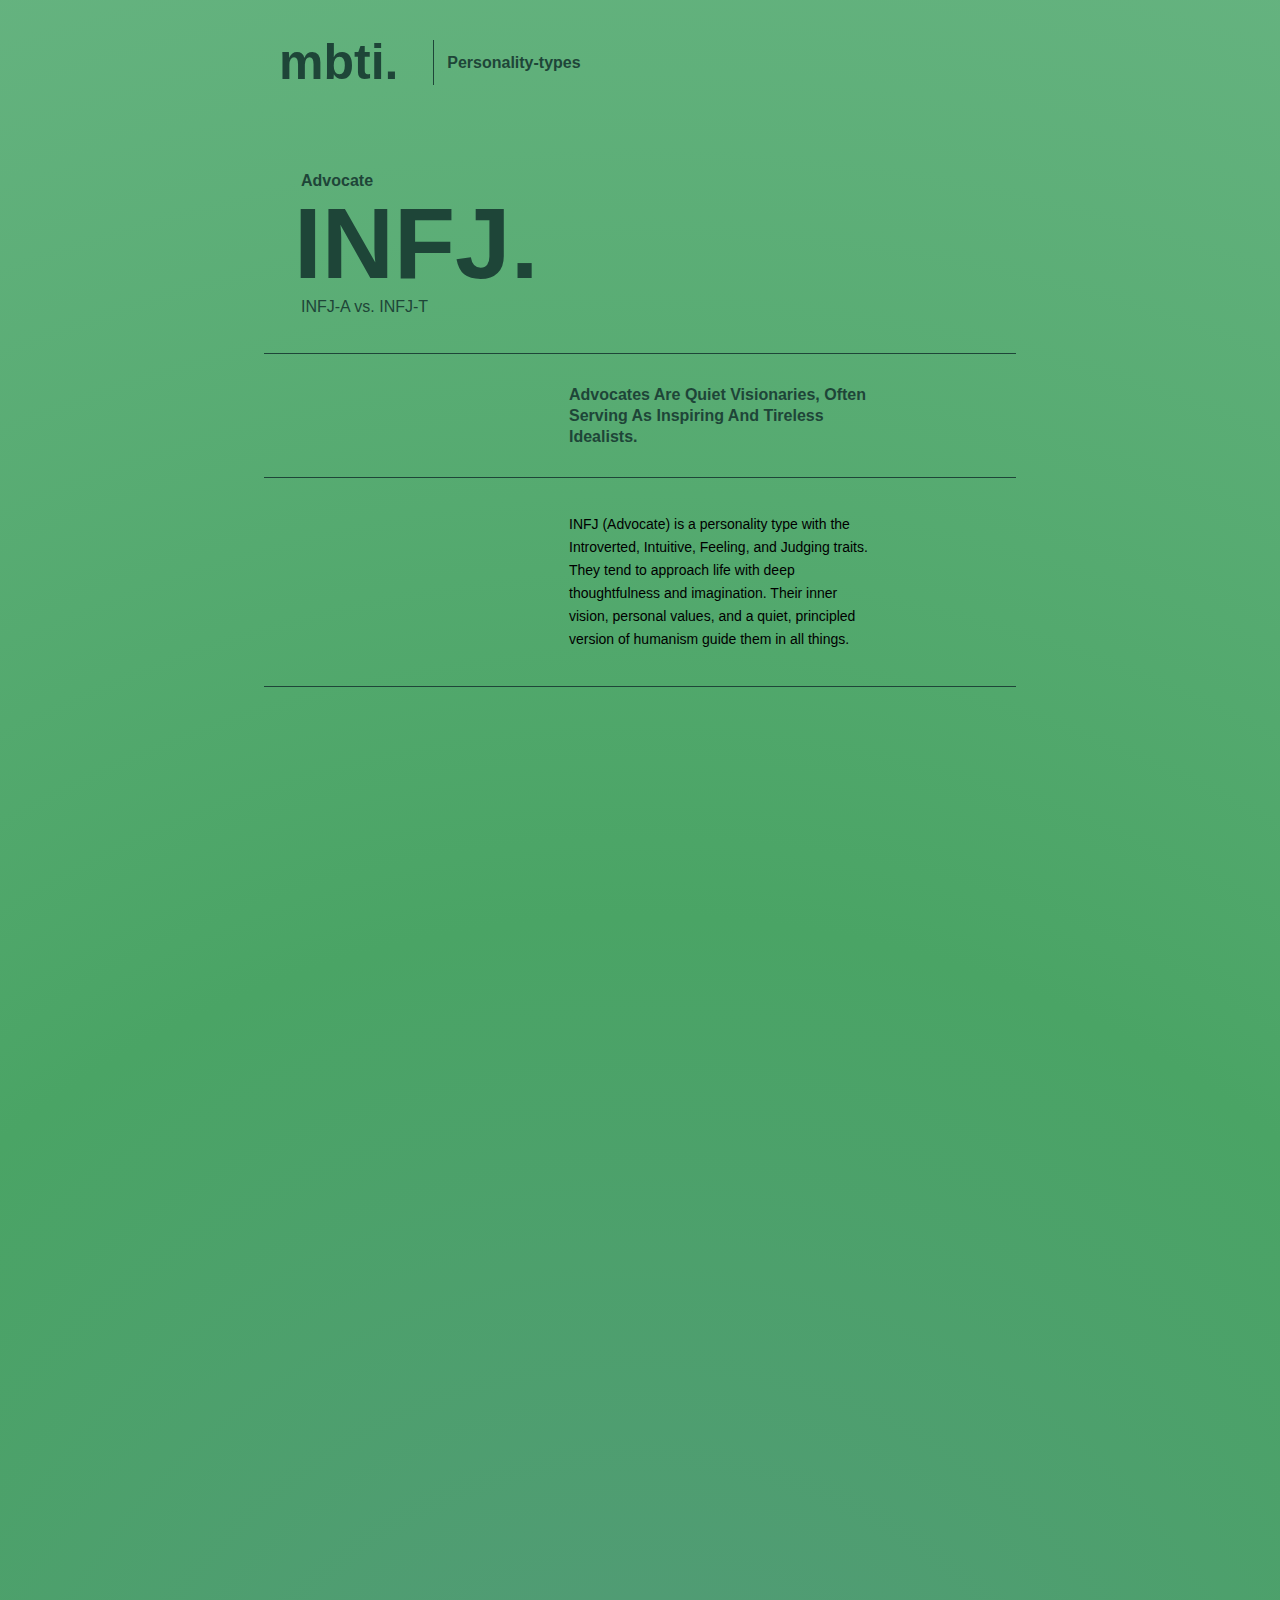
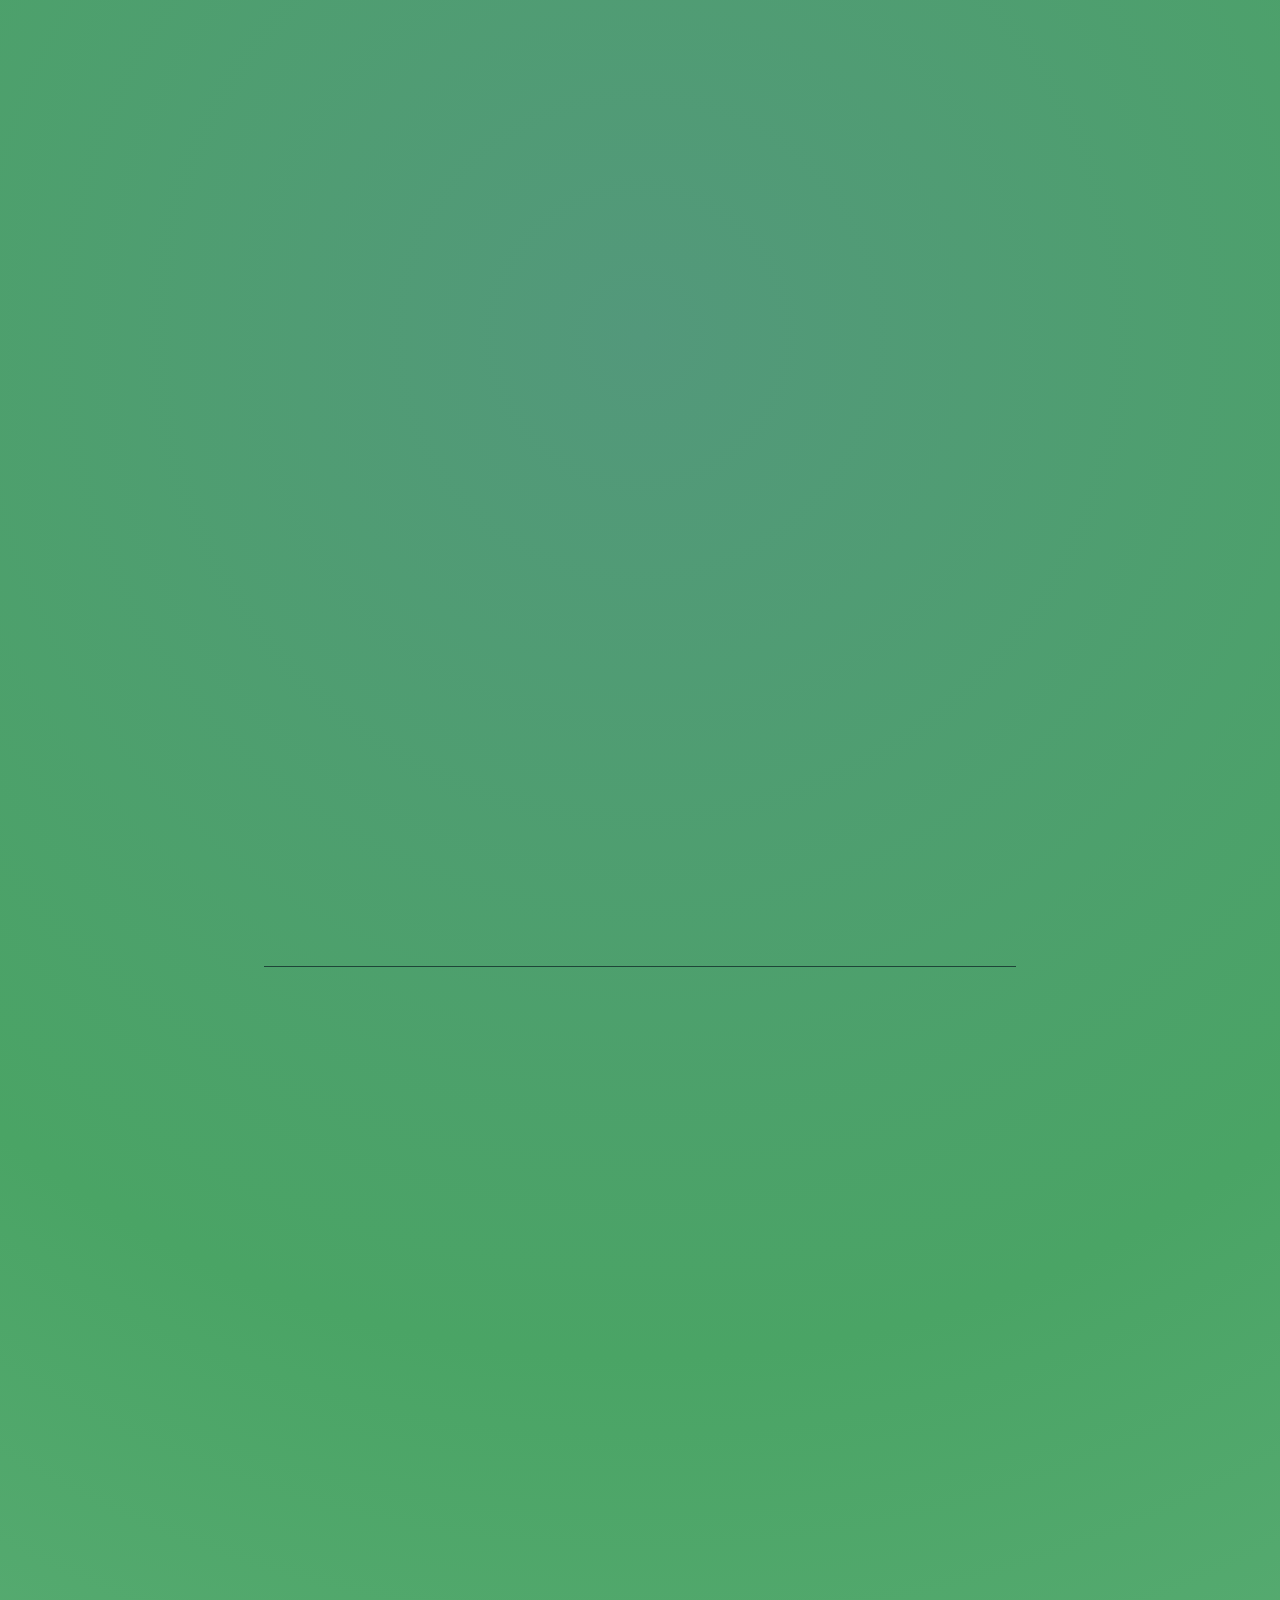
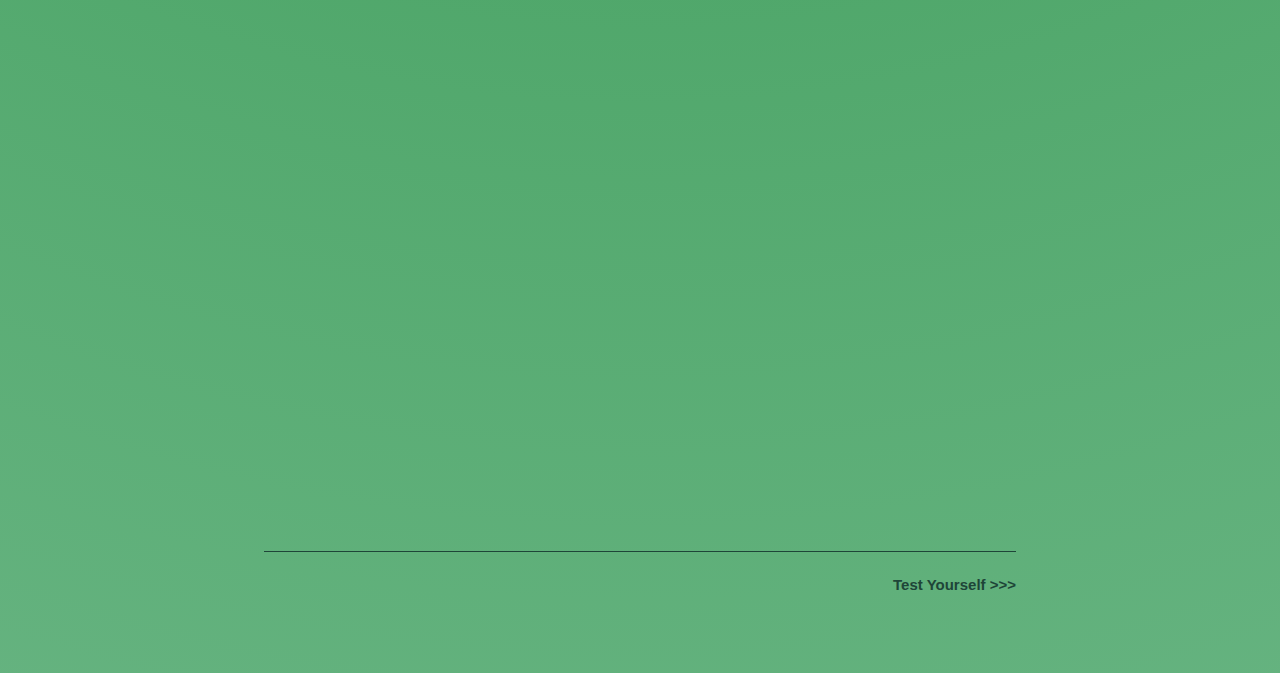
<file: HTML&CSS/G_INFJ.html>
<!DOCTYPE html>
<html>

<head>
    <title>INFJ.</title>
    <link rel="stylesheet" href="../HTML&CSS/Green.css">
    <meta name="viewport" content="width=device-width, initial-scale=1.0">

    <style>
        /* Phone */
        @media (min-width: 400px) and (max-width: 699px) {
            .container {
                width: 80%;
                max-width: 699px;
                padding: 20px;
            }

            body {
                font-size: 8px;
                line-height: 12px;
            }

            @keyframes drift {
                0% {
                    background-position: 0% 0%;
                }

                25% {
                    background-position: 100% 0%;
                }

                50% {
                    background-position: 100% 100%;
                }

                75% {
                    background-position: 0% 100%;
                }

                100% {
                    background-position: 0% 0%;
                }
            }

            .masthead {
                padding-left: 2.5px;
                padding-bottom: 2.5em;
                gap: 5px;
            }

            .masthead a {
                font-size: 18px;
                padding-right: 6.5px;
            }

            .popup-container button {
                font-size: 8px;
                width: 80px;
                height: 15px;
                border-left: 0.5px solid #4e4736;
            }

            .popup-window {
                border: 0.3px solid #4e4736;
                width: 300px;
                height: 150px;
                padding: 10px;
                box-shadow: 0 2px 2.4px rgba(0, 0, 0, 0.1);
            }

            .popup-window ul {
                padding: 5px;
                height: 100%;
            }

            .popup-window a {
                font-size: 12px;
            }

            .title h1 {
                font-size: 6px;
                padding-left: 12.5px;
            }

            .title h2 {
                font-size: 33px;
                padding-top: 10px;
                padding-bottom: 10px;
                padding-left: 10px;
            }

            .title p {
                font-size: 8px;
                padding-left: 12.5px;
                padding-bottom: 11px;
                border-bottom: 0.25px solid #4e4736;
            }

            .title h4 {
                font-size: 6px;
                padding-top: 10px;
                padding-bottom: 10px;
                padding-left: 100px;
                padding-right: 50px;
                line-height: 9px;
                border-bottom: 0.25px solid #4e4736;
            }

            .content_intro p {
                font-size: 6px;
                padding-left: 102px;
                padding-right: 46px;
                padding-top: 15px;
                padding-bottom: 15px;
                border-bottom: 0.25px solid #4e4736;
            }

            .content p,
            .content h3,
            .content h2 {
                transform: translateY(10px);
            }

            .content h1 {
                font-size: 20px;
                padding-top: 30px;
                padding-bottom: 30px;
                border-bottom: 0.25px solid #4e4736;
                transform: translateY(10px);
            }

            .good h2 {
                font-size: 12px;
                padding-left: 30px;
                padding-top: 20px;
                padding-bottom: 20px;
                border-bottom: 0.25px solid #4e4736;
            }

            .bad h2 {
                font-size: 12px;
                padding-left: 15px;
                padding-top: 20px;
                padding-bottom: 20px;
                border-bottom: 0.25px solid #4e4736;
            }



            .good h3,
            .bad h3 {
                font-size: 7px;
                padding-top: 8px;
                padding-bottom: 8px;
                padding-left: 100px;
                padding-right: 10px;
            }

            .good,
            .bad {
                border-bottom: 0.25px solid #4e4736;
                padding-bottom: 18px;
            }

            .good p,
            .bad p {
                font-size: 7px;
                padding-left: 102px;
                padding-right: 46.5px;
            }

            .button-container {
                padding-top: 10px;
                padding-bottom: 11.5px;
            }

            .external-btn {
                padding: 3.3px 0;
                font-size: 8px;
            }
        }

        /* Tablet */
        @media (min-width: 700px) and (max-width: 999px) {
            .container {
                width: 70%;
                max-width: 999px;
                padding: 40px;
            }

            body {
                font-size: 12px;
                line-height: 20px;
            }

            .masthead {
                padding-left: 5px;
                padding-bottom: 5em;
                gap: 10px;
            }

            .masthead a {
                font-size: 36px;
                padding-right: 13px;
            }

            .popup-container button {
                font-size: 16px;
                width: 160px;
                height: 30px;
                border-left: 1px solid #4e4736;
            }

            .popup-window {
                border: 0.6px solid #4e4736;
                width: 600px;
                height: 300px;
                padding: 20px;
                box-shadow: 0 4px 5px rgba(0, 0, 0, 0.1);
            }

            .popup-window ul {
                padding: 10px;
            }

            .popup-window a {
                font-size: 24px;
            }

            .title h1 {
                font-size: 12px;
                padding-left: 25px;
            }

            .title h2 {
                font-size: 66px;
                padding-top: 20px;
                padding-bottom: 20px;
                padding-left: 20px;
            }

            .title p {
                font-size: 16px;
                padding-left: 25px;
                padding-bottom: 22px;
                border-bottom: 0.5px solid #4e4736;
            }

            .title h4 {
                font-size: 12px;
                padding-top: 20px;
                padding-bottom: 20px;
                padding-left: 200px;
                padding-right: 100px;
                line-height: 18px;
                border-bottom: 0.5px solid #4e4736;
            }

            .content_intro p {
                font-size: 12px;
                padding-left: 205px;
                padding-right: 90px;
                padding-top: 30px;
                padding-bottom: 30px;
                border-bottom: 0.5px solid #4e4736;
            }

            .content p,
            .content h3,
            .content h2 {
                transform: translateY(20px);
            }

            .content h1 {
                font-size: 40px;
                padding-top: 60px;
                padding-bottom: 60px;
                border-bottom: 0.65px solid #4e4736;
                transform: translateY(20px);
            }

            .good h2 {
                font-size: 25px;
                padding-left: 60px;
                padding-top: 40px;
                padding-bottom: 40px;
                border-bottom: 0.5px solid #4e4736;
            }

            .bad h2 {
                font-size: 25px;
                padding-left: 35px;
                padding-top: 40px;
                padding-bottom: 40px;
                border-bottom: 0.5px solid #4e4736;

            }





            .good h3,
            .bad h3 {
                font-size: 12px;
                padding-top: 20px;
                padding-bottom: 16px;
                padding-left: 200px;
                padding-right: 20px;
            }

            .good,
            .bad {
                border-bottom: 0.5px solid #4e4736;
                padding-bottom: 36px;
            }

            .good p,
            .bad p {
                font-size: 12px;
                padding-left: 200px;
                padding-right: 90px;
            }

            .button-container {
                padding-top: 20px;
                padding-bottom: 22px;
            }

            .external-btn {
                padding: 6.6px 0;
                font-size: 16px;
            }
        }

        /* Full Screen */
        @media (min-width: 1000px) {
            .container {
                max-width: 1400px;
            }
        }
    </style>
</head>

<body>
    <div class="container">
        <!-- back to home page link -->
        <header class="masthead">
            <a href="../index.html">mbti.</a>

            <div class="popup-container">
                <button class="button">Personality-types</button>

                <div class="popup-window">
                    <ul>
                        <li><a href="HTML&CSS/P_ENTJ.html">ENTJ.</a></li>
                        <!-- 1. -->
                        <li><a href="HTML&CSS/P_ENTP.html">ENTP.</a></li>
                        <!-- 2. -->
                        <li><a href="HTML&CSS/P_INTJ.html">INTJ.</a></li>
                        <!-- 3. -->
                        <li><a href="HTML&CSS/P_INTP.html">INTP.</a></li>
                        <!-- 4. -->
                        <li><a href="HTML&CSS/G_ENFJ.html">ENFJ.</a></li>
                        <!-- 5. -->
                        <li><a href="HTML&CSS/G_ENFP.html">ENFP.</a></li>
                        <!-- 6. -->
                        <li><a href="HTML&CSS/G_INFJ.html">INFJ.</a></li>
                        <!-- 7. -->
                        <li><a href="HTML&CSS/G_INFP.html">INFP.</a></li>
                        <!-- 8. -->
                        <li><a href="HTML&CSS/B_ESFJ.html">ESFJ.</a></li>
                        <!-- 9. -->
                        <li><a href="HTML&CSS/B_ESTJ.html">ESTJ.</a></li>
                        <!-- 10. -->
                        <li><a href="HTML&CSS/B_ISFJ.html">ISFJ.</a></li>
                        <!-- 11. -->
                        <li><a href="HTML&CSS/B_ISTJ.html">ISTJ.</a></li>
                        <!-- 12. -->
                        <li><a href="HTML&CSS/Y_ESFP.html">ESFP.</a></li>
                        <!-- 13. -->
                        <li><a href="HTML&CSS/Y_ESTP.html">ESTP.</a></li>
                        <!-- 14. -->
                        <li><a href="HTML&CSS/Y_ISFP.html">ISFP.</a></li>
                        <!-- 15. -->
                        <li><a href="HTML&CSS/Y_ISTP.html">ISTP.</a></li>
                        <!-- 16. -->
                </div>

            </div>
        </header>

        <div class="title">
            <h1>Advocate</h1>
            <h2>INFJ.</h2>
            <p>INFJ-A vs. INFJ-T</p>
            <h4>Advocates are quiet visionaries, often serving as inspiring and tireless idealists.</h4>
        </div>
        <!-- content -->
        <div class="content">
            <div class="content_intro">
                <p>INFJ (Advocate) is a personality type with the Introverted, Intuitive, Feeling, and Judging traits.
                    They tend to approach life with deep thoughtfulness and imagination. Their inner vision, personal
                    values, and a quiet, principled version of humanism guide them in all things.</p>
                <p>Idealistic and principled, people with the INFJ personality type (Advocates) aren’t content to coast
                    through life – they want to stand up and make a difference. For these compassionate personalities,
                    success doesn’t come from money or status but from seeking fulfillment, helping others, and being a
                    force for good in the world.</p>
                <p>While they have lofty goals and ambitions, INFJs shouldn’t be mistaken for idle dreamers. People with
                    this personality type care about integrity, and they’re rarely satisfied until they’ve done what
                    they know to be right. Conscientious to the core, they move through life with a clear sense of their
                    values, and they aim to never lose sight of what truly matters – not according to other people or
                    society at large but according to their own wisdom and intuition.</p>
            </div>
            <h1>Strengths & Weaknesses</h1>
            <div class="good">
                <h2>Strengths</h2><br>
                <h3>Insightful</h3>
                <p>People with the INFJ personality type (Advocates) know all too well that appearances can be
                    misleading. These personalities strive to move beyond superficiality and seek out the deeper truths
                    in life. This can give them an almost uncanny ability to understand people’s true motivations,
                    feelings, and needs.</p>
                <h3>Principled</h3>
                <p>INFJs tend to have strong beliefs and values, particularly when it comes to matters of ethics. They
                    consider lying to be morally wrong, and they make a concerted effort to not deceive others – even
                    when they could directly benefit from doing so. In fact, they are the least likely personality type
                    to say they sometimes take advantage of other people.</p>
                <h3>Passionate</h3>
                <p>INFJ personalities crave a sense of purpose in life. Rather than living on autopilot or sticking to
                    the status quo, they want to chase after their dreams. This isn’t a personality type that shies away
                    from shooting for the stars – they are energized and impassioned by the beauty of their visions for
                    the future.</p>
                <h3>Altruistic</h3>
                <p>People with this personality type aren’t happy to succeed at another person’s expense. INFJs want to
                    use their strengths for the greater good, and they rarely lose sight of how their words and actions
                    might affect others. In their heart of hearts, they want to make the world a better place, starting
                    with the people around them.</p>
                <h3>Creative</h3>
                <p>INFJ personalities aren’t exactly like everyone else – and that’s a wonderful thing. They embrace
                    their creative side, always on the lookout for opportunities to express themselves and think outside
                    the box.</p>
            </div>
            <div class="bad">
                <h2>Weaknesses</h2><br>
                <h3>Sensitive to Criticism</h3>
                <p>INFJs are often averse to criticism, especially if they believe that someone is challenging their
                    most cherished principles or values. When it comes to the issues that are near and dear to them,
                    people with this personality type can become defensive, dismissive, or angry.</p>
                <h3>Reluctant to Open Up</h3>
                <p>INFJ personalities value honesty and authenticity, but they’re also private. They may find it
                    difficult to open up and be vulnerable about their struggles, not wanting to burden someone else
                    with their issues. Unfortunately, when they don’t ask for help, they may inadvertently hold
                    themselves back or create distance in their relationships.</p>
                <h3>Perfectionistic</h3>
                <p>These visionary personalities are all but defined by idealism. While this is a wonderful quality in
                    many ways, it doesn’t always leave room for the messiness of real life. INFJs might find it
                    difficult to appreciate their jobs, living situations, or relationships if they’re continually
                    fixating on imperfections and wondering whether they should be looking for something better.</p>
                <h3>Avoiding the Ordinary</h3>
                <p>INFJs yearn to do extraordinary things with their lives. But it’s hard to achieve anything
                    extraordinary without breaking it down into small, manageable steps. Unless they translate their
                    dreams into everyday routines and to-do lists, they may struggle to turn their grand visions into
                    reality.</p>
                <h3>Prone to Burnout</h3>
                <p>INFJs’ perfectionism and reserve leave them with few options for letting off steam. People with this
                    personality type can exhaust themselves if they don’t balance their drive to help others with
                    necessary self-care and rest.</p>
            </div>
        </div>
        <div class="button-container">
            <a href="https://www.16personalities.com/free-personality-test" class="external-btn" target="_blank">Test
                Yourself >>> </a>
        </div>

    </div>
    </div>

    <script>
        const observer = new IntersectionObserver((entries) => {
            entries.forEach((entry) => {
                entry.target.classList.toggle("show", entry.isIntersecting);
                // if (entry.isIntersecting) observer.unobserve(entry.target);// Keeps it visible once shown
            });
        }, {
            threshold: 0.8 // Triggers when 80% of the element is visible
        });

        const hiddenElements = document.querySelectorAll('.content p, .content h3, .content h2, .content h1');
        hiddenElements.forEach((el) => observer.observe(el));
        // https://www.youtube.com/watch?v=2IbRtjez6ag
    </script>
</body>

</html>
</file>
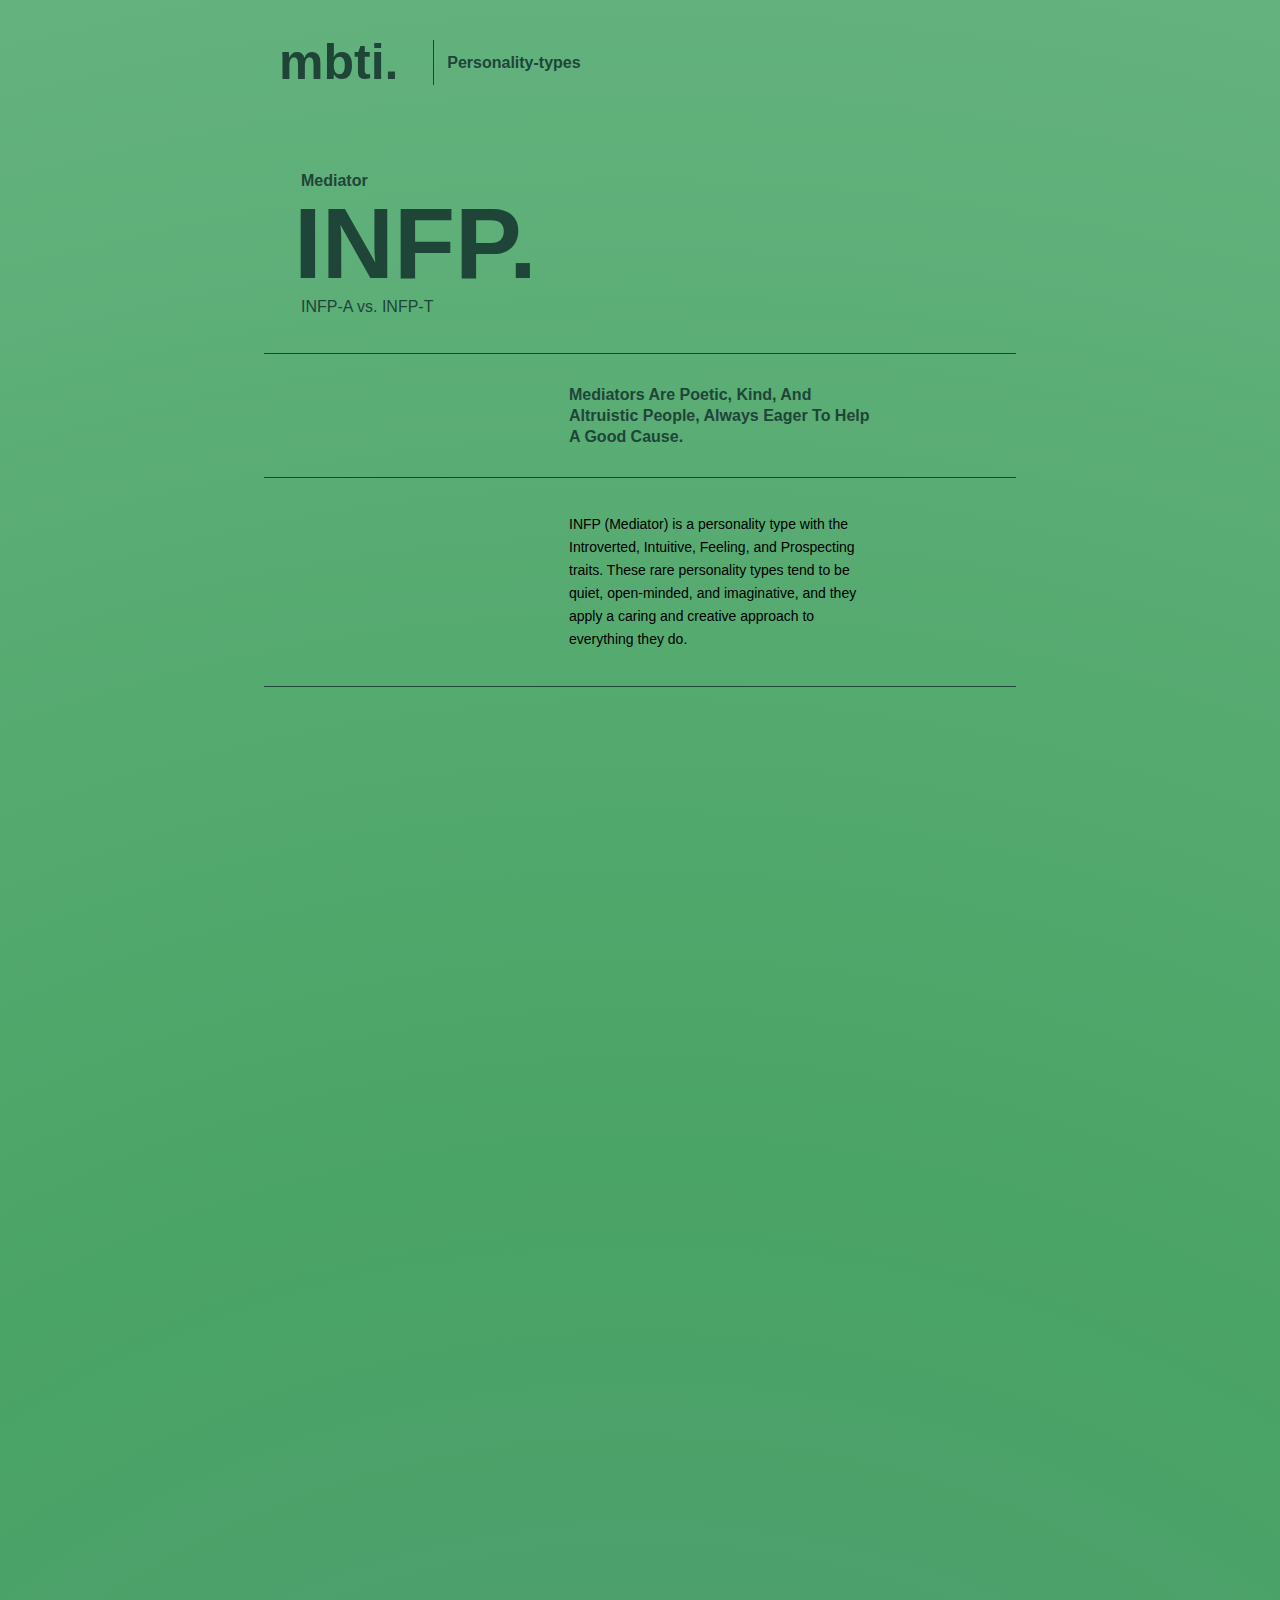
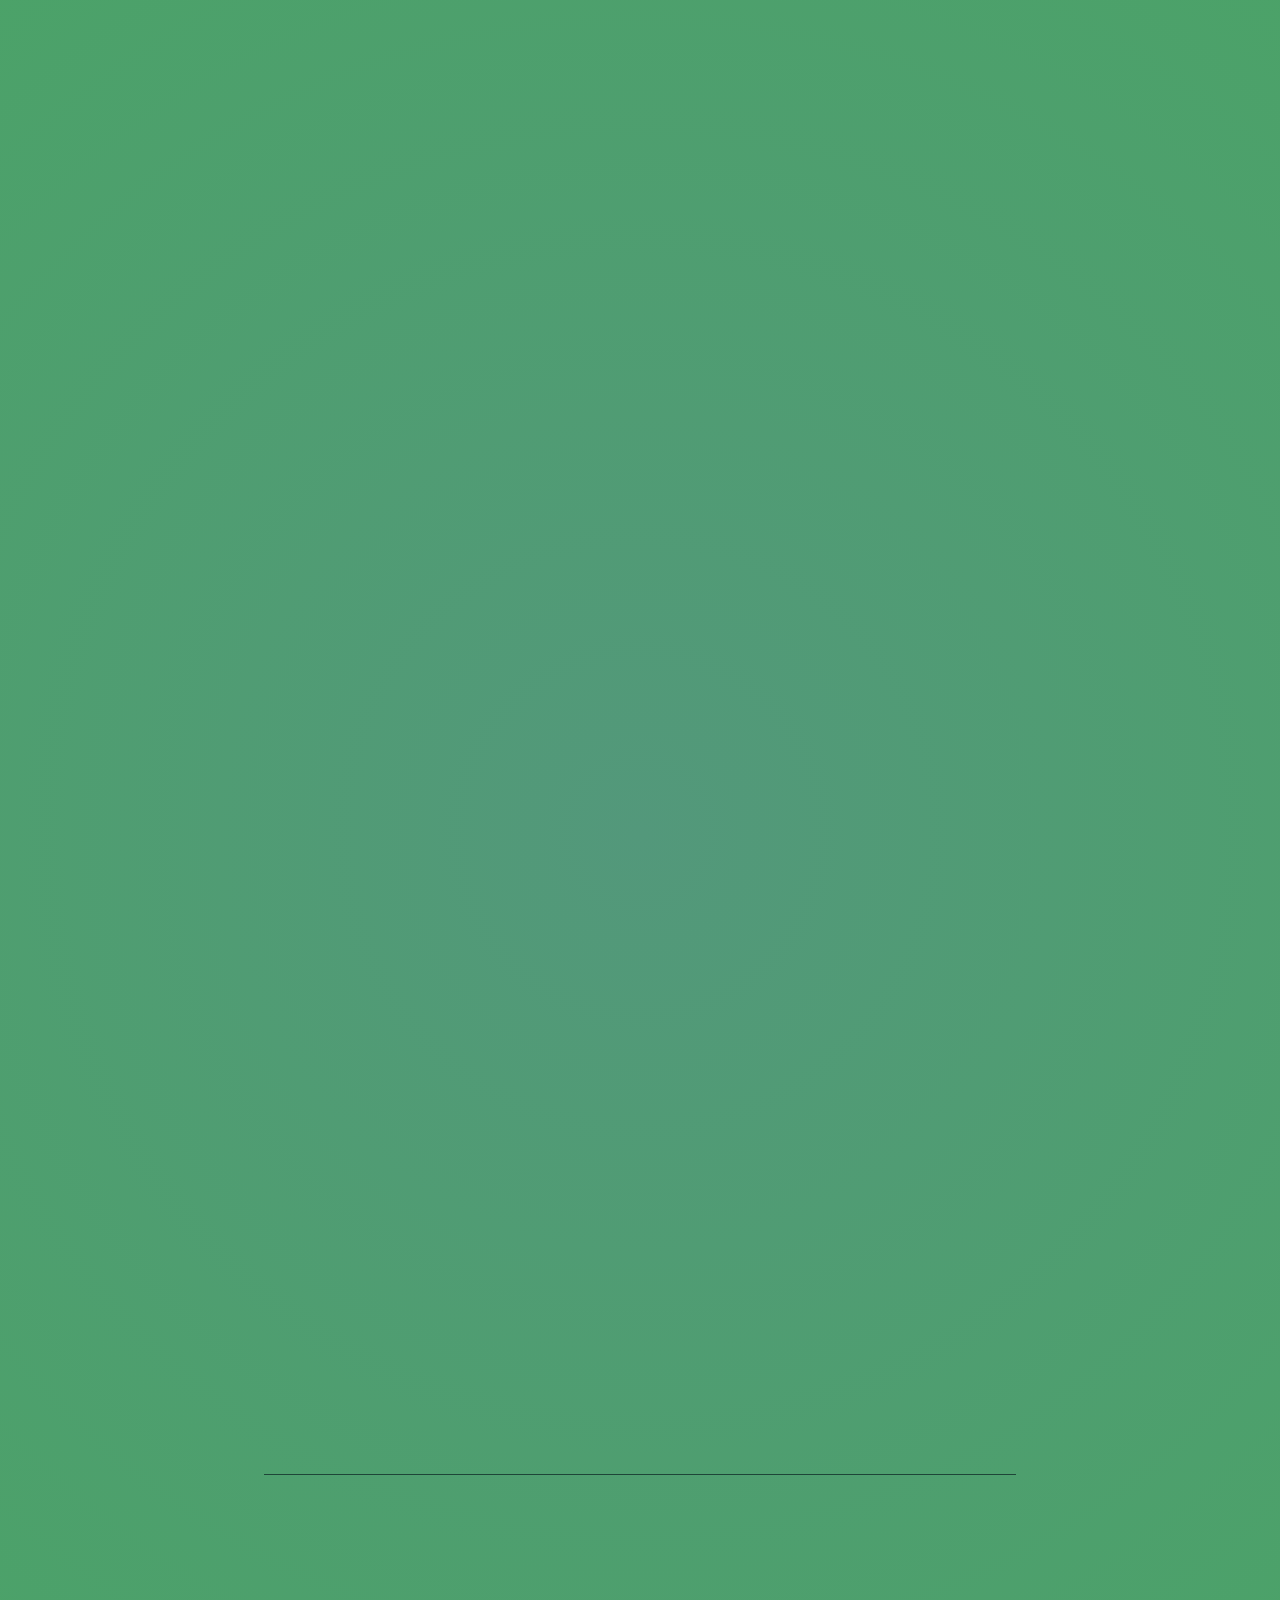
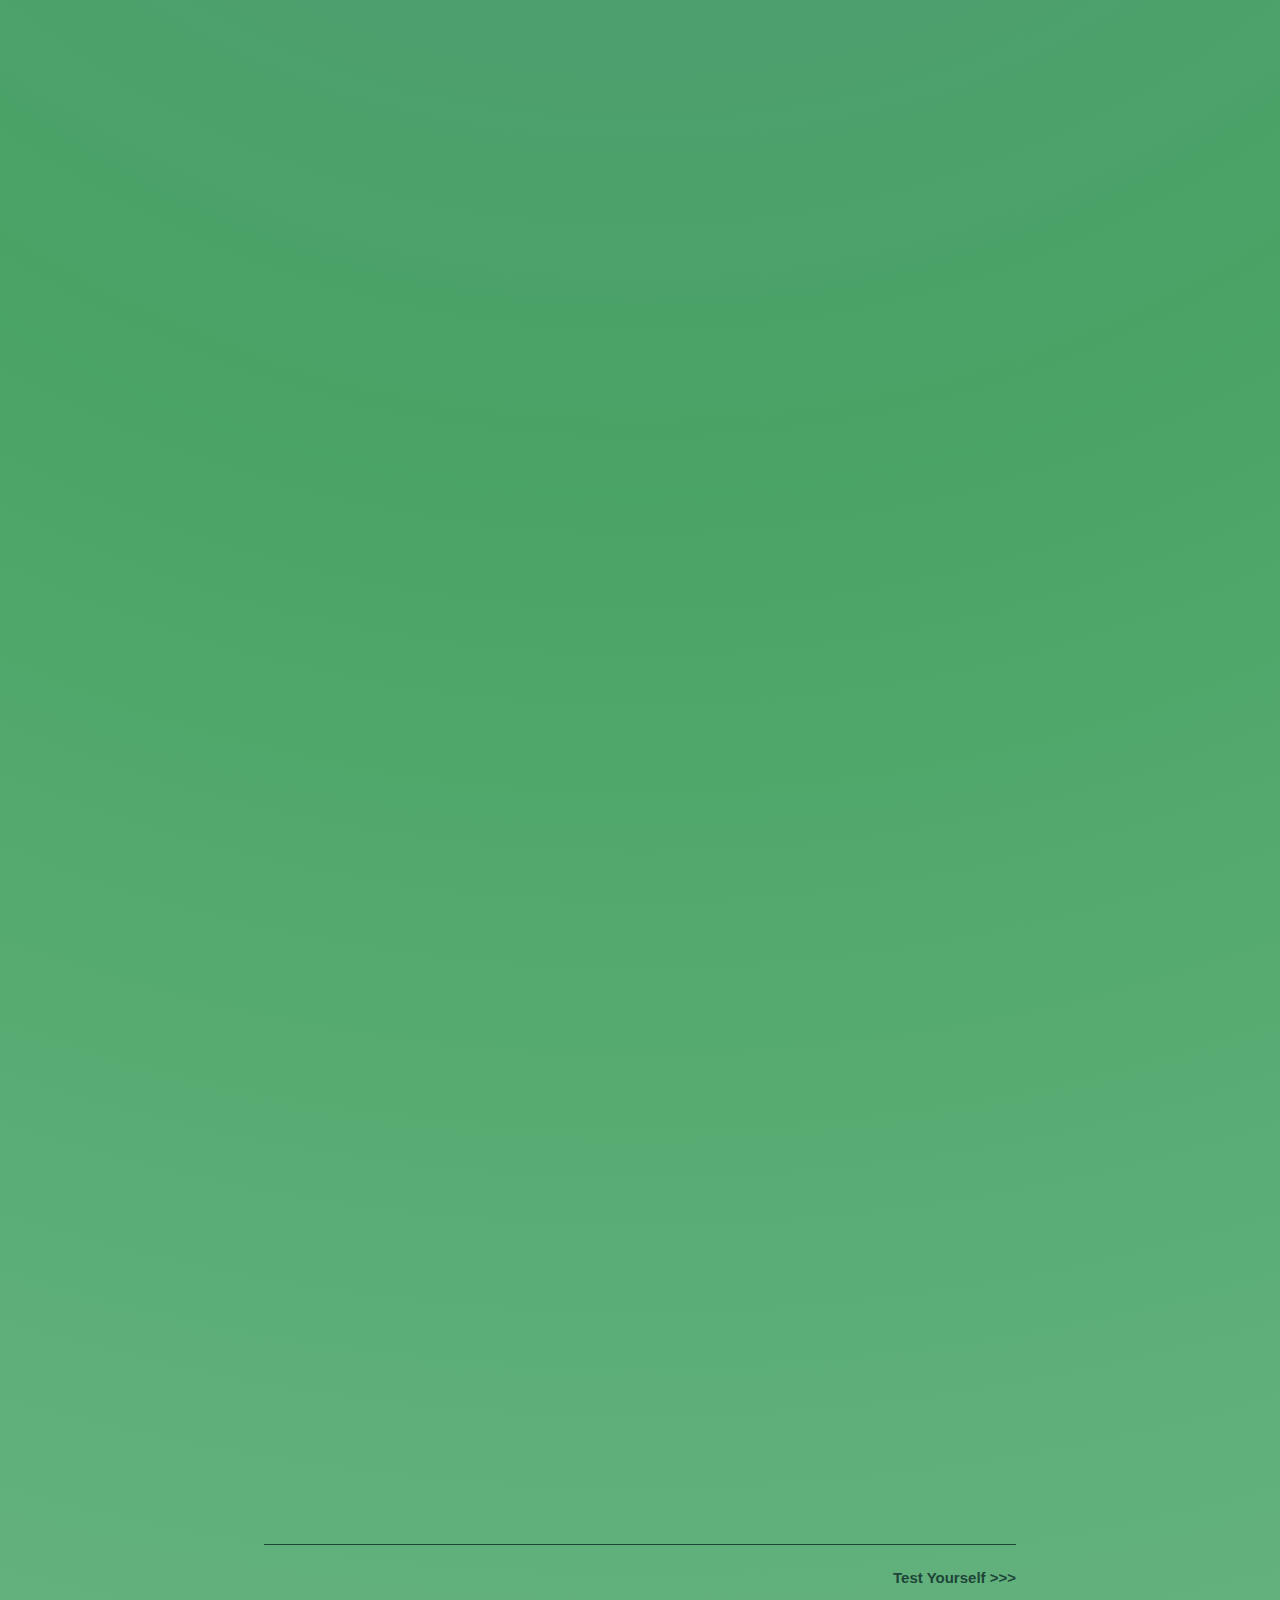
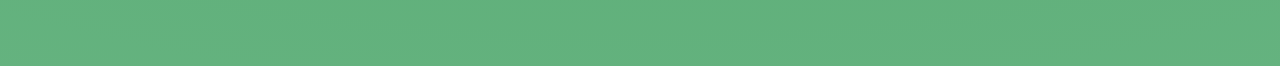
<file: HTML&CSS/G_INFP.html>
<!DOCTYPE html>
<html>

<head>
    <title>INFP.</title>
    <link rel="stylesheet" href="../HTML&CSS/Green.css">
    <meta name="viewport" content="width=device-width, initial-scale=1.0">

    <style>
        /* Full Screen */
        @media (min-width: 1000px) {
            .container {
                max-width: 1400px;
            }
        }
    </style>
</head>

<body>
    <div class="container">
        <!-- back to home page link -->
        <header class="masthead">
            <a href="../index.html">mbti.</a>

            <div class="popup-container">
                <button class="button">Personality-types</button>

                <div class="popup-window">
                    <ul>
                        <li><a href="/HTML&CSS/P_ENTJ.html">ENTJ.</a></li>
                        <!-- 1. -->
                        <li><a href="/HTML&CSS/P_ENTP.html">ENTP.</a></li>
                        <!-- 2. -->
                        <li><a href="/HTML&CSS/P_INTJ.html">INTJ.</a></li>
                        <!-- 3. -->
                        <li><a href="/HTML&CSS/P_INTP.html">INTP.</a></li>
                        <!-- 4. -->
                        <li><a href="/HTML&CSS/G_ENFJ.html">ENFJ.</a></li>
                        <!-- 5. -->
                        <li><a href="/HTML&CSS/G_ENFP.html">ENFP.</a></li>
                        <!-- 6. -->
                        <li><a href="/HTML&CSS/G_INFJ.html">INFJ.</a></li>
                        <!-- 7. -->
                        <li><a href="/HTML&CSS/G_INFP.html">INFP.</a></li>
                        <!-- 8. -->
                        <li><a href="/HTML&CSS/B_ESFJ.html">ESFJ.</a></li>
                        <!-- 9. -->
                        <li><a href="/HTML&CSS/B_ESTJ.html">ESTJ.</a></li>
                        <!-- 10. -->
                        <li><a href="/HTML&CSS/B_ISFJ.html">ISFJ.</a></li>
                        <!-- 11. -->
                        <li><a href="/HTML&CSS/B_ISTJ.html">ISTJ.</a></li>
                        <!-- 12. -->
                        <li><a href="/HTML&CSS/Y_ESFP.html">ESFP.</a></li>
                        <!-- 13. -->
                        <li><a href="/HTML&CSS/Y_ESTP.html">ESTP.</a></li>
                        <!-- 14. -->
                        <li><a href="/HTML&CSS/Y_ISFP.html">ISFP.</a></li>
                        <!-- 15. -->
                        <li><a href="/HTML&CSS/Y_ISTP.html">ISTP.</a></li>
                        <!-- 16. -->
                </div>

            </div>
        </header>

        <div class="title">
            <h1>Mediator</h1>
            <h2>INFP.</h2>
            <p>INFP-A vs. INFP-T</p>
            <h4>Mediators are poetic, kind, and altruistic people, always eager to help a good cause.</h4>
        </div>
        <!-- content -->
        <div class="content">
            <div class="content_intro">
                <p>INFP (Mediator) is a personality type with the Introverted, Intuitive, Feeling, and Prospecting
                    traits. These rare personality types tend to be quiet, open-minded, and imaginative, and they apply
                    a caring and creative approach to everything they do.</p>
                <p>Although they may seem quiet or unassuming, people with the INFP personality type (Mediators) have
                    vibrant, passionate inner lives. Creative and imaginative, they happily lose themselves in
                    daydreams, inventing all sorts of stories and conversations in their mind. INFPs are known for their
                    sensitivity – these personalities can have profound emotional responses to music, art, nature, and
                    the people around them. They are known to be extremely sentimental and nostalgic, often holding onto
                    special keepsakes and memorabilia that brighten their days and fill their heart with joy.</p>
                <p>Idealistic and empathetic, people with the INFP personality type long for deep, soulful
                    relationships, and they feel called to help others. Due to the fast-paced and competitive nature of
                    our society, they may sometimes feel lonely or invisible, adrift in a world that doesn’t seem to
                    appreciate the traits that make them unique. Yet it is precisely because INFPs brim with such rich
                    sensitivity and profound creativity that they possess the unique potential to connect deeply and
                    initiate positive change.</p>
            </div>
            <h1>Strengths & Weaknesses</h1>
            <div class="good">
                <h2>Strengths</h2><br>
                <h3>Empathetic</h3>
                <p>People with the INFP personality type (Mediators) don’t just care about those around them in an
                    abstract sense – they can actually feel another person’s emotions, from joy and elation to sorrow
                    and regret. Because of their sensitivity, these personalities tend to be thoughtful and kindhearted,
                    and they hate the idea of hurting anyone, even unintentionally.
                </p>
                <h3>Generous</h3>
                <p>INFPs rarely enjoy succeeding at others’ expense. They feel called to share the good things in their
                    lives, give credit where it’s due, and uplift the people around them. These personalities want to
                    contribute to a world where every voice is heard and no one’s needs go unmet.</p>
                <h3>Open-Minded</h3>
                <p>Tolerant and accepting, INFPs try not to judge anyone else’s beliefs, lifestyles, or decisions. This
                    is a personality type that prefers compassion to faultfinding. Many feel empathy even for those who
                    have done wrong. Because they’re so accepting, INFPs often become confidants for their friends and
                    loved ones – and occasionally for total strangers.</p>
                <h3>Creative</h3>
                <p>INFP personalities love to see things from unconventional perspectives. Few things give them more
                    pleasure than allowing their mind to wander through all sorts of ideas and possibilities and
                    daydreams. It’s no wonder, then, that many INFPs are drawn to creative pursuits – or that this
                    personality type is well represented among writers and artists.</p>
                <h3>Passionate</h3>
                <p>INFPs contain a deep well of passion, primarily driven by their profound empathy, strong internal
                    values, and ceaseless curiosity about the human experience. When an idea or movement captures their
                    imagination, these individuals want to give their whole heart to it. People with the INFP
                    personality type may not always be outspoken, but that doesn’t diminish their strong feelings for a
                    cause that speaks to their beliefs and convictions.</p>
                <h3>Idealistic</h3>
                <p> INFP personalities strive to follow their conscience even when doing the right thing isn’t easy or
                    convenient. They rarely lose sight of their desire to live a meaningful, purpose-filled life – one
                    that helps others and leaves the world a better place.
                </p>
            </div>
            <div class="bad">
                <h2>Weaknesses</h2><br>
                <h3>Unrealistic</h3>
                <p>Nothing in this world is perfect – and that can be a difficult truth for INFPs to accept. People with
                    this personality type can be hopeless romantics, with rose-colored visions of what their lives
                    should be like. This can set them up for disappointment when reality inevitably falls short of their
                    dreams.</p>
                <h3>Self-Isolating</h3>
                <p>INFP personalities long to connect with others, but they don’t always know how. Especially in new
                    environments, they may be reluctant to put themselves out there in ways that would help them make
                    new friends or become involved in a new community. As a result, people with the INFP personality
                    type may sometimes feel lonely or isolated.</p>
                <h3>Unfocused</h3>
                <p>INFPs’ imaginative, introspective nature doesn’t always lend itself to productivity. Many people with
                    this personality type get frustrated by how difficult they find it to buckle down and get things
                    done. The problem isn’t that they are incapable – rather, it’s that INFPs run into problems when
                    they become so caught up in different ideas and ideals that they fail to commit to a course of
                    action.</p>
                <h3>Emotionally Vulnerable</h3>
                <p>The emotional attunement of these personalities is among their greatest strengths. But unless they
                    establish boundaries, they can be at risk of absorbing other people’s negative moods or attitudes.
                    And this can be detrimental to their personal peace and productivity, as INFPs are the most likely
                    personality type to say negative emotions get in the way of their ability to think clearly.</p>
                <h3>Too Eager to Please</h3>
                <p>Conflict tends to be stressful for INFPs, who yearn for harmony and acceptance. When someone dislikes
                    or disapproves of them, these personalities may become fixated on trying to clear the air and change
                    that person’s mind. They might even take responsibility and apologize for things that are not their
                    fault at all in an effort to make sure that they are in everyone’s good graces. Unfortunately,
                    INFPs’ desire to please others can drain their energy, eclipsing their inner wisdom and their
                    awareness of their own needs.</p>
                <h3>Self-Critical</h3>
                <p>INFPs believe in their unique potential, and they desperately want to live up to it. But this can
                    cause them to have unrealistic expectations for themselves. When these personalities fail to live up
                    to these visions, they may accuse themselves of being useless or selfish or woefully inadequate.
                    Taken too far, this self-criticism can discourage INFPs, leading them to give up on even their
                    dearest dreams.</p>
            </div>
        </div>
        <div class="button-container">
            <a href="https://www.16personalities.com/free-personality-test" class="external-btn" target="_blank">Test
                Yourself >>> </a>
        </div>

    </div>
    </div>

    <script>
        const observer = new IntersectionObserver((entries) => {
            entries.forEach((entry) => {
                entry.target.classList.toggle("show", entry.isIntersecting);
                // if (entry.isIntersecting) observer.unobserve(entry.target);// Keeps it visible once shown
            });
        }, {
            threshold: 0.8 // Triggers when 80% of the element is visible
        });

        const hiddenElements = document.querySelectorAll('.content p, .content h3, .content h2, .content h1');
        hiddenElements.forEach((el) => observer.observe(el));
        // https://www.youtube.com/watch?v=2IbRtjez6ag
    </script>
</body>

</html>
</file>
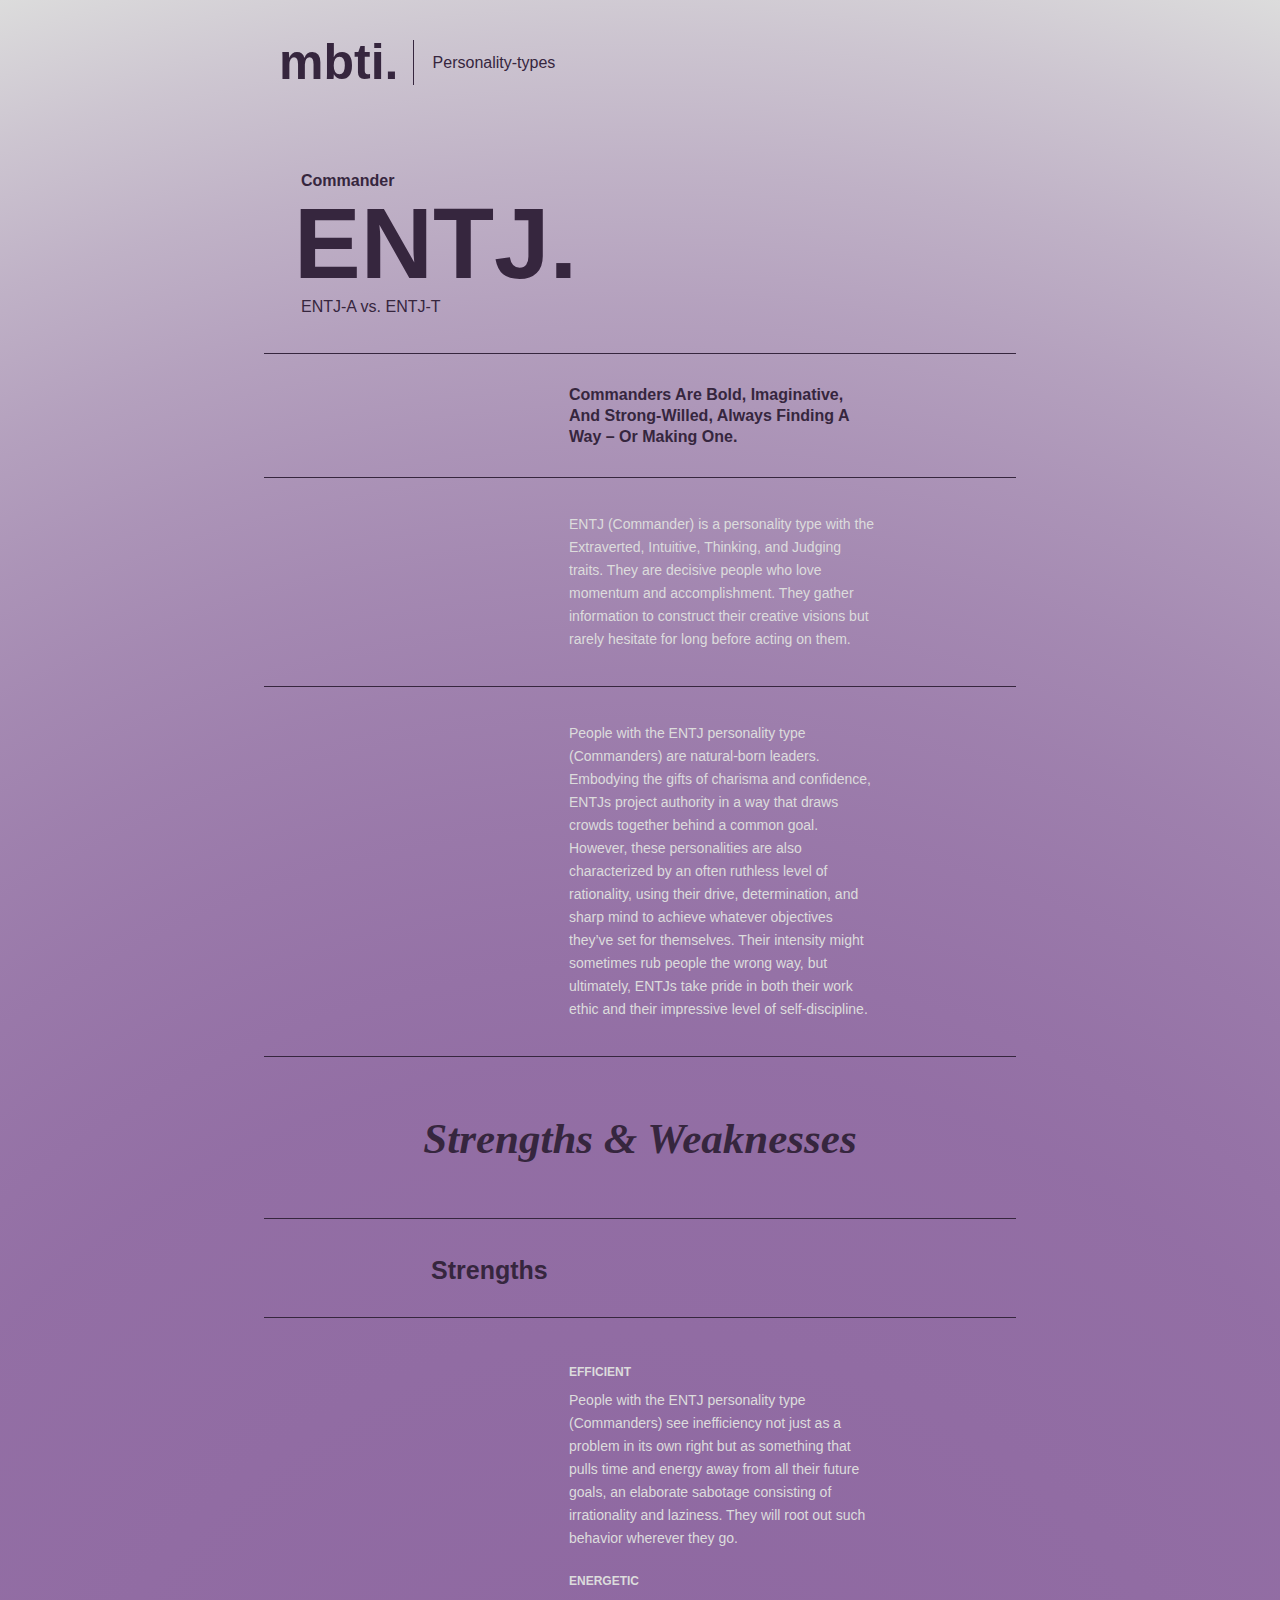
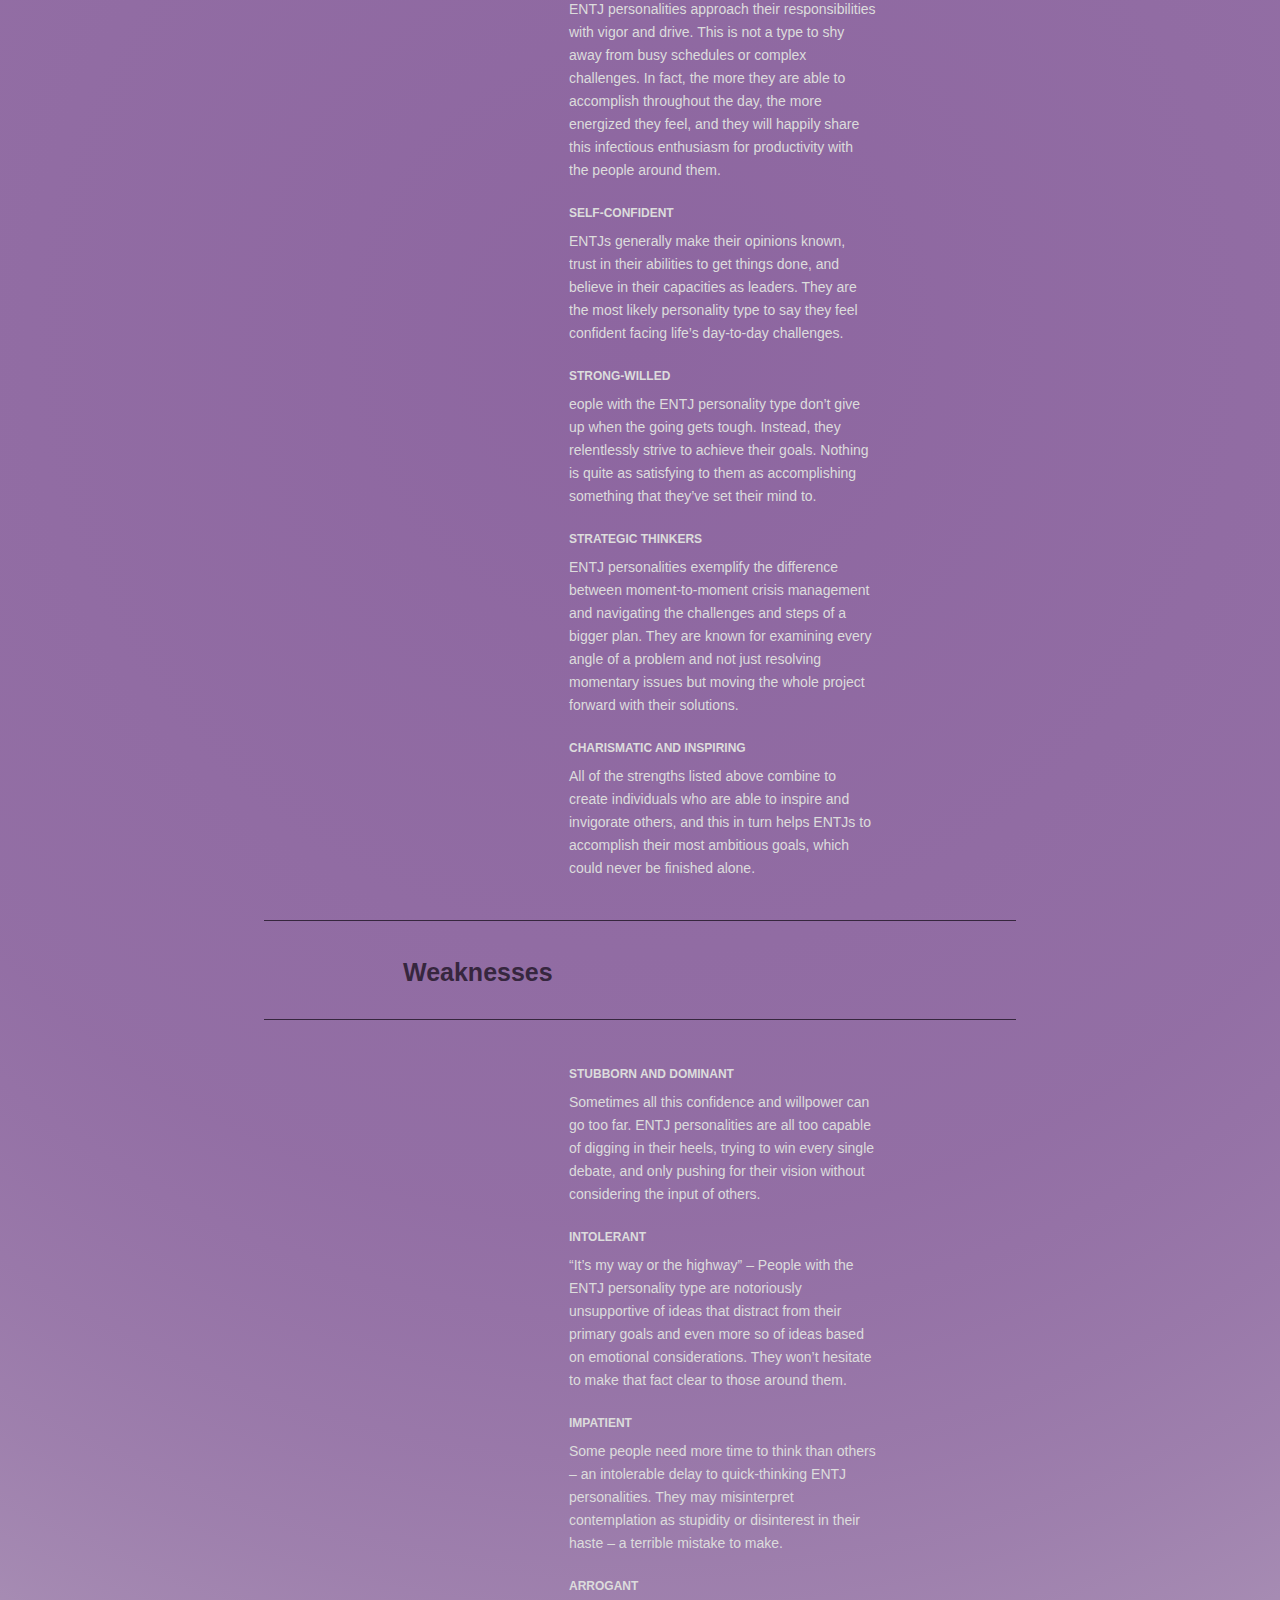
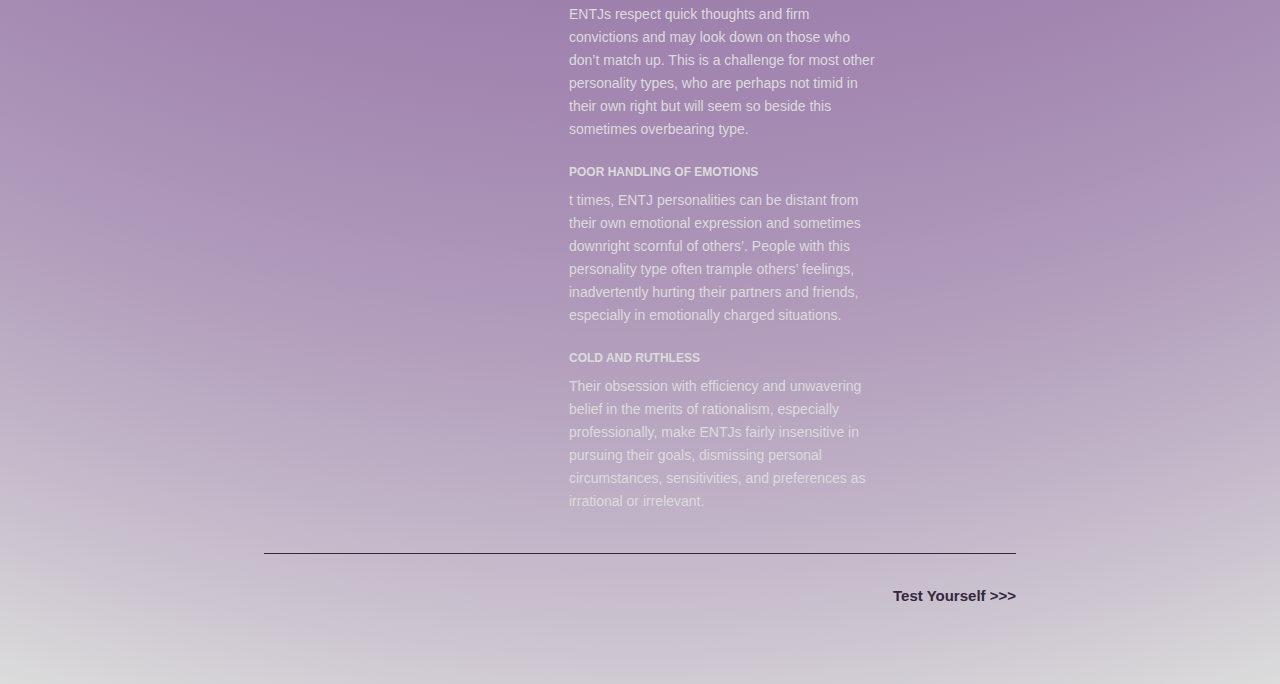
<file: HTML&CSS/P_ENTJ.html>
<!DOCTYPE html>
<html>

<head>
    <title>ENTJ.</title>
    <link rel="stylesheet" href="../HTML&CSS/P_ENTJ.css">
    <meta name="viewport" content="width=device-width, initial-scale=1.0">

    <style>
        /* Full Screen */
        @media (min-width: 1000px) {
            .container {
                max-width: 1400px;
            }
        }
    </style>
</head>

<body>
    <div class="container">
        <!-- back to home page link -->
        <header class="masthead">
            <a href="../../index.html">mbti.</a>
            <p>Personality-types</p>
        </header>

        <div class="title">
            <h1>Commander</h1>
            <h2>ENTJ.</h2>
            <p>ENTJ-A vs. ENTJ-T</p>
            <h4>Commanders are bold, imaginative, and strong-willed, always finding a way – or making one.</h4>
        </div>
        <!-- content -->
        <div class="content">
            <div class="content_intro">
                <p>ENTJ (Commander) is a personality type with the Extraverted, Intuitive, Thinking, and Judging traits.
                    They are decisive people who love momentum and accomplishment. They gather information to construct
                    their creative visions but rarely hesitate for long before acting on them.</p>
                <p>People with the ENTJ personality type (Commanders) are natural-born leaders. Embodying the gifts of
                    charisma and confidence, ENTJs project authority in a way that draws crowds together behind a common
                    goal. However, these personalities are also characterized by an often ruthless level of rationality,
                    using their drive, determination, and sharp mind to achieve whatever objectives they’ve set for
                    themselves. Their intensity might sometimes rub people the wrong way, but ultimately, ENTJs take
                    pride
                    in both their work ethic and their impressive level of self-discipline.</p>
            </div>
            <h1>Strengths & Weaknesses</h1>
            <div class="good">
                <h2>Strengths</h2><br>
                <h3>Efficient</h3>
                <p>People with the ENTJ personality type (Commanders) see inefficiency not just as a problem
                    in
                    its own right but as something that pulls time and energy away from all their future goals, an
                    elaborate
                    sabotage consisting of irrationality and laziness. They will root out such behavior wherever they
                    go.</p>
                <h3>Energetic</h3>
                <p>ENTJ personalities approach their responsibilities with vigor and drive. This is
                    not
                    a type
                    to shy away from busy schedules or complex challenges. In fact, the more they are able to accomplish
                    throughout the day, the more energized they feel, and they will happily share this infectious
                    enthusiasm
                    for productivity with the people around them.</p>
                <h3>Self-Confident</h3>
                <p>ENTJs generally make their opinions known, trust in their abilities to get
                    things done,
                    and believe in their capacities as leaders. They are the most likely personality type to say they
                    feel
                    confident facing life’s day-to-day challenges.</p>
                <h3>Strong-Willed</h3>
                <p>eople with the ENTJ personality type don’t give up when the going gets
                    tough.
                    Instead,
                    they relentlessly strive to achieve their goals. Nothing is quite as satisfying to them as
                    accomplishing
                    something that they’ve set their mind to.</p>
                <h3>Strategic Thinkers</h3>
                <p>ENTJ personalities exemplify the difference between moment-to-moment
                    crisis
                    management and navigating the challenges and steps of a bigger plan. They are known for examining
                    every
                    angle of a problem and not just resolving momentary issues but moving the whole project forward with
                    their solutions.</p>
                <h3>Charismatic and Inspiring</h3>
                <p>All of the strengths listed above combine to create individuals
                    who
                    are able
                    to inspire and invigorate others, and this in turn helps ENTJs to accomplish their most ambitious
                    goals,
                    which could never be finished alone.
                </p>
            </div>
            <div class="bad">
                <h2>Weaknesses</h2><br>
                <h3>Stubborn and Dominant</h3>
                <p>Sometimes all this confidence and willpower can go too far. ENTJ personalities are all too capable of
                    digging in their heels, trying to win every single debate, and only pushing for their vision without
                    considering the input of others.</p>
                <h3>Intolerant</h3>
                <p>“It’s my way or the highway” – People with the ENTJ personality type are notoriously unsupportive of
                    ideas that distract from their primary goals and even more so of ideas based on emotional
                    considerations. They won’t hesitate to make that fact clear to those around them.</p>
                <h3>Impatient</h3>
                <p>Some people need more time to think than others – an intolerable delay to quick-thinking ENTJ
                    personalities. They may misinterpret contemplation as stupidity or disinterest in their haste – a
                    terrible mistake to make.</p>
                <h3>Arrogant</h3>
                <p>ENTJs respect quick thoughts and firm convictions and may look down on those who don’t match up. This
                    is a challenge for most other personality types, who are perhaps not timid in their own right but
                    will seem so beside this sometimes overbearing type.</p>
                <h3>Poor Handling of Emotions</h3>
                <p>t times, ENTJ personalities can be distant from their own emotional expression and sometimes
                    downright scornful of others’. People with this personality type often trample others’ feelings,
                    inadvertently hurting their partners and friends, especially in emotionally charged situations.</p>
                <h3>Cold and Ruthless</h3>
                <p>Their obsession with efficiency and unwavering belief in the merits of rationalism, especially
                    professionally, make ENTJs fairly insensitive in pursuing their goals, dismissing personal
                    circumstances, sensitivities, and preferences as irrational or irrelevant.</p>
            </div>
        </div>
        <div class="button-container">
            <a href="https://www.16personalities.com/free-personality-test" class="external-btn" target="_blank">Test
                Yourself >>> </a>
        </div>

    </div>
    </div>

</body>

</html>
</file>
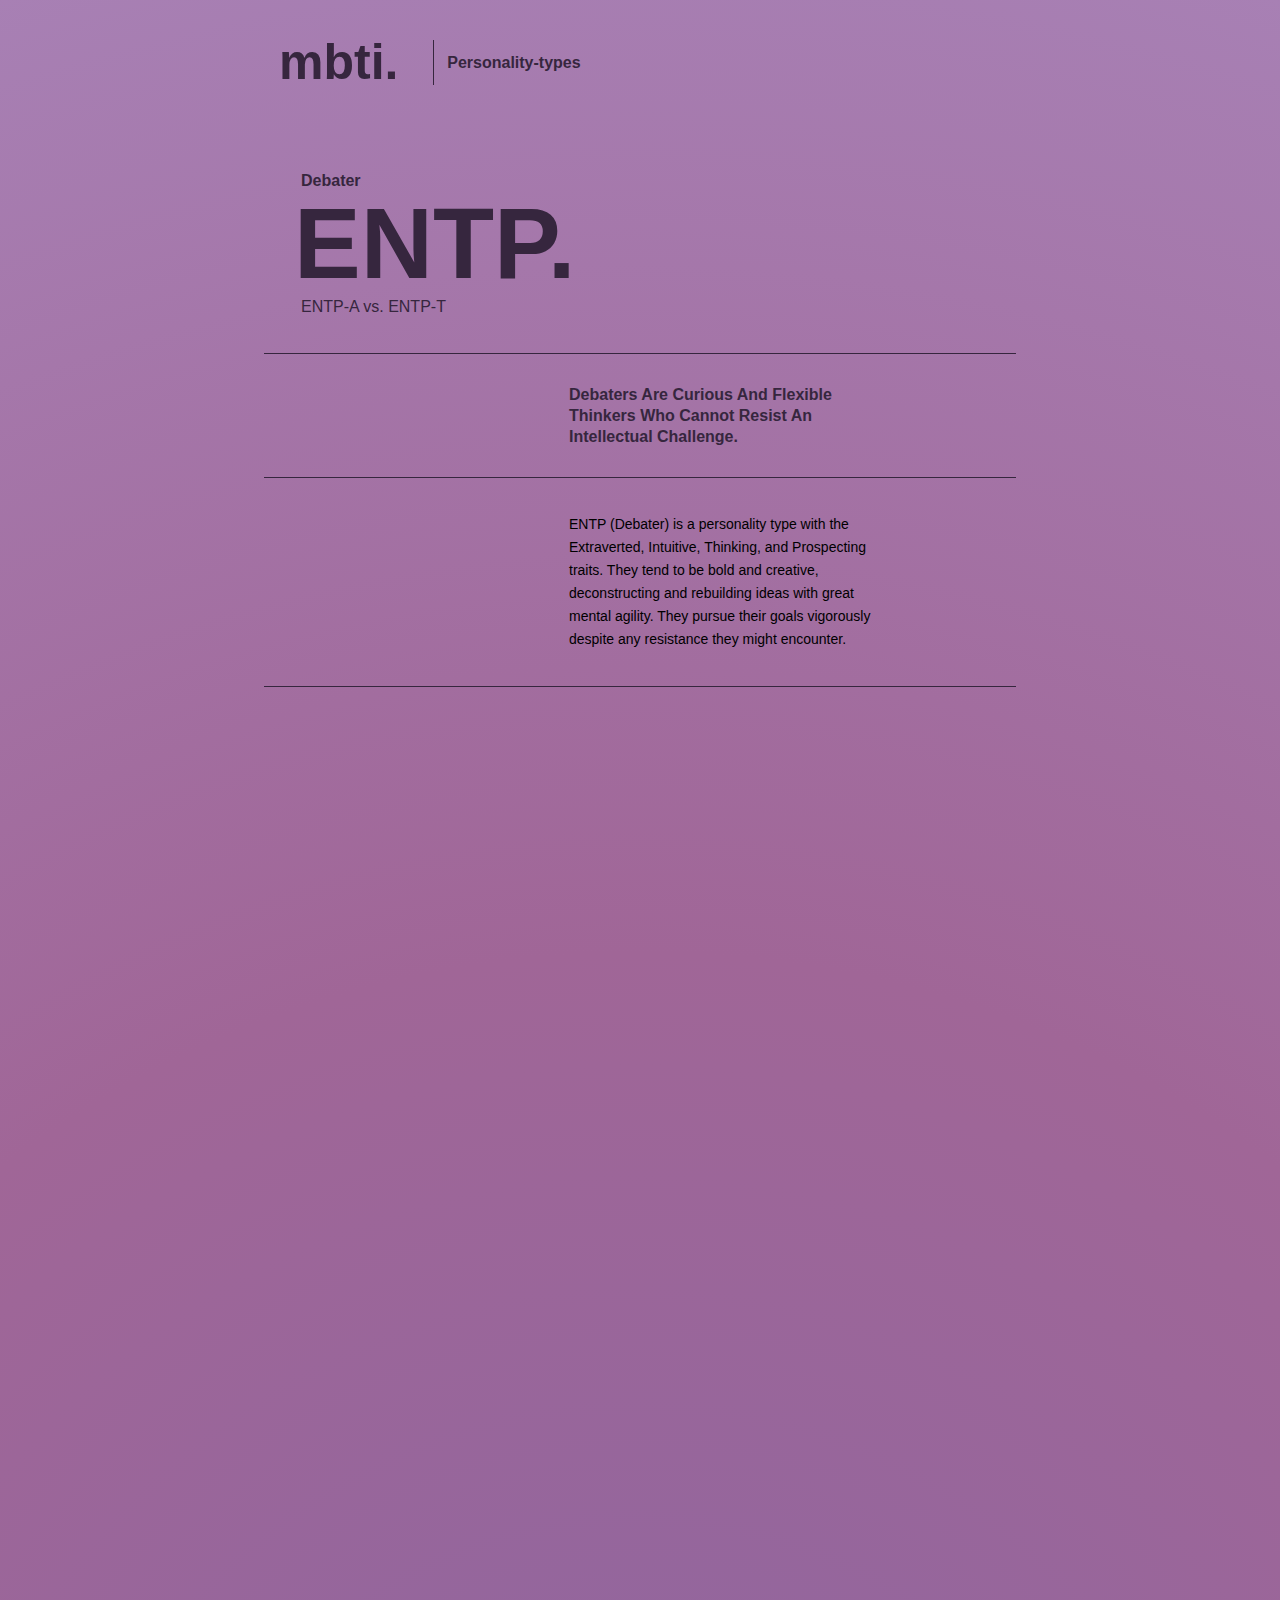
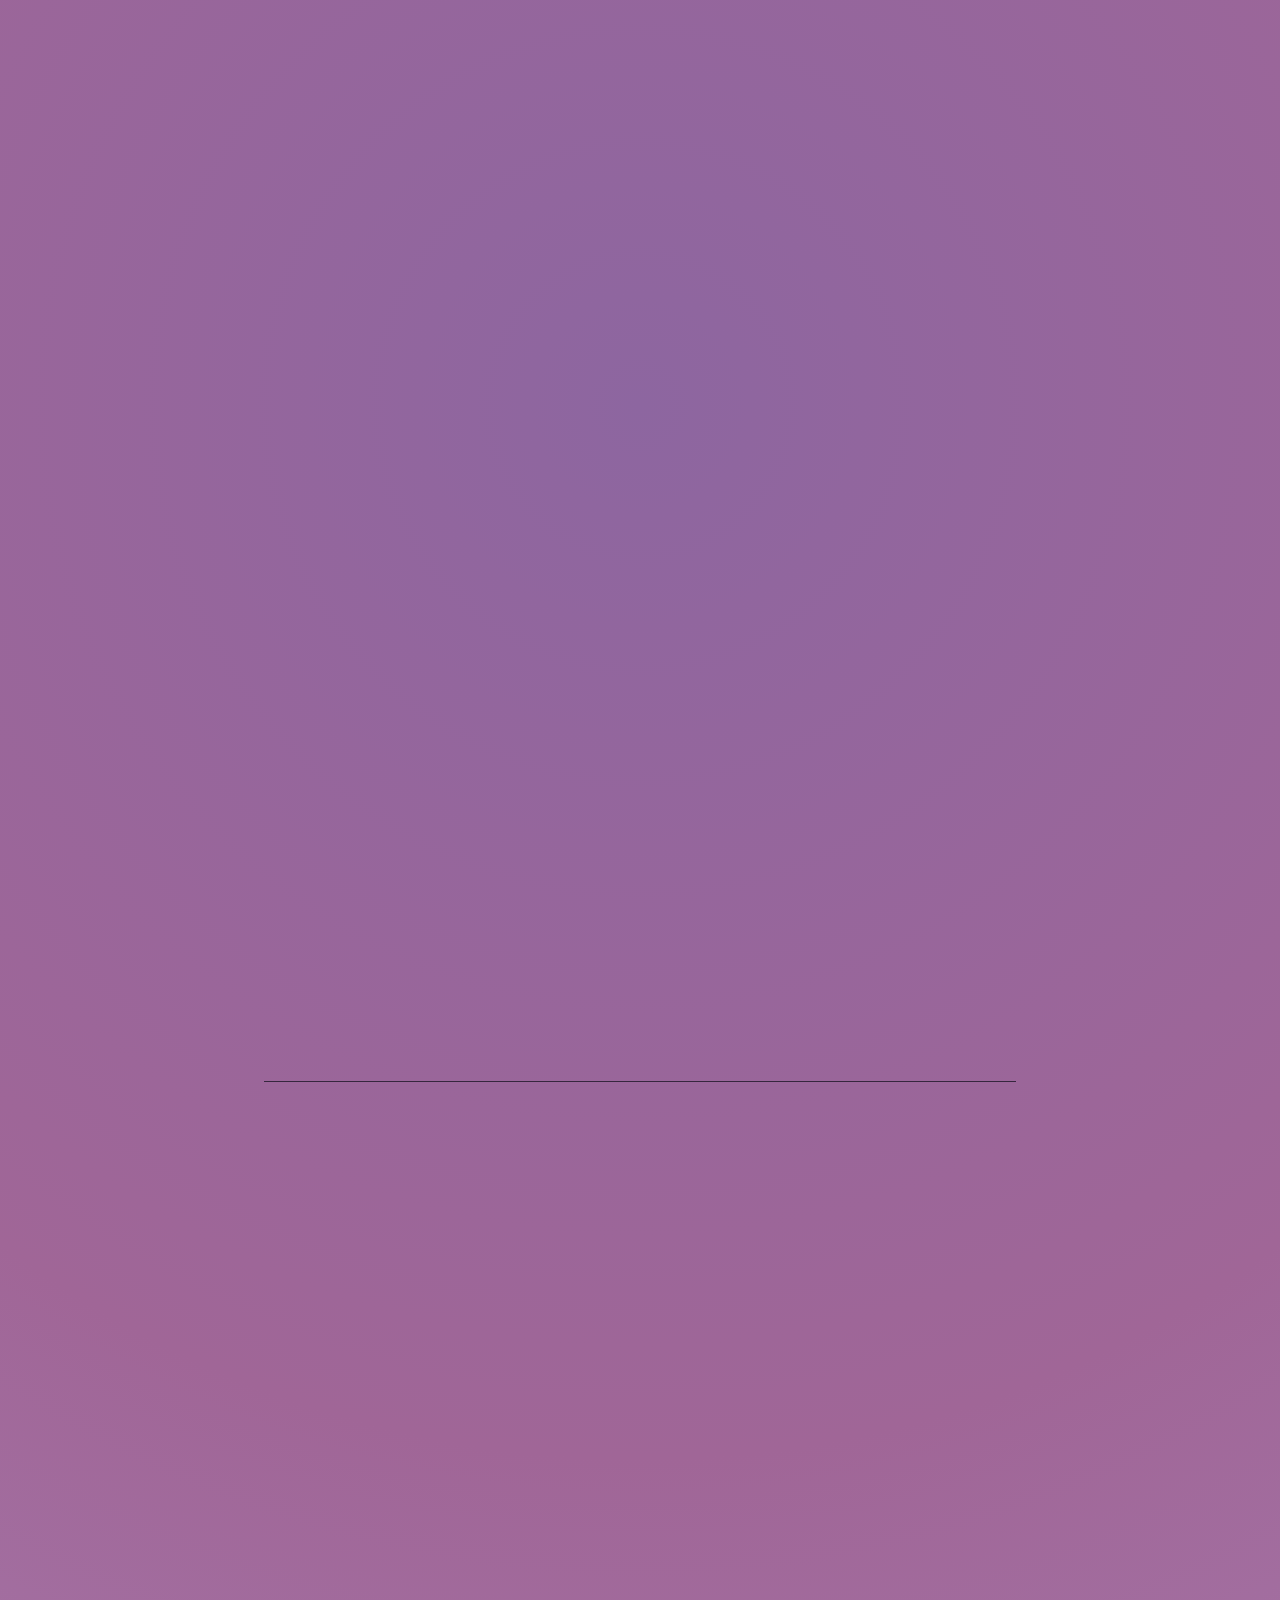
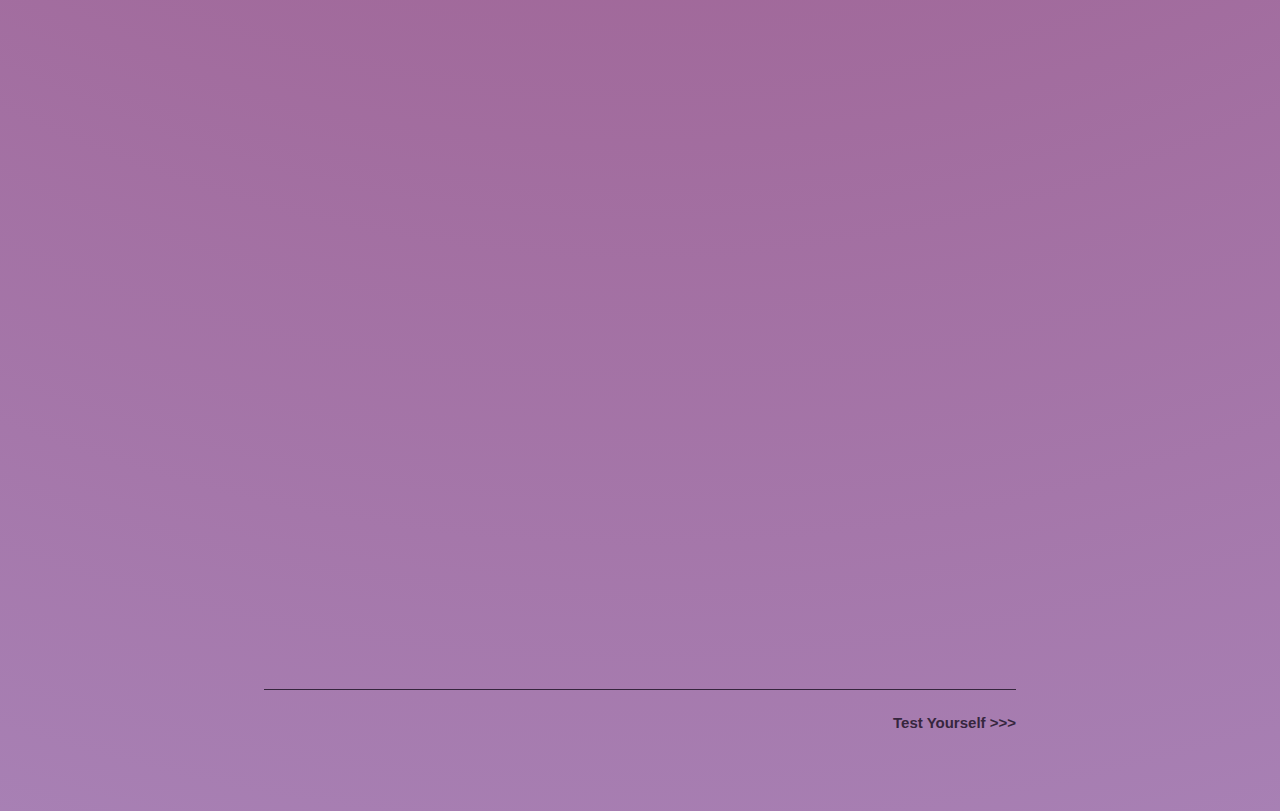
<file: HTML&CSS/P_ENTP.html>
<!DOCTYPE html>
<html>

<head>
    <title>ENTP.</title>
    <link rel="stylesheet" href="../HTML&CSS/Purple.css">
    <meta name="viewport" content="width=device-width, initial-scale=1.0">

    <style>
        /* Phone */
        @media (min-width: 400px) and (max-width: 699px) {
            .container {
                width: 80%;
                max-width: 699px;
                padding: 20px;
            }

            body {
                font-size: 8px;
                line-height: 12px;
            }

            @keyframes drift {
                0% {
                    background-position: 0% 0%;
                }

                25% {
                    background-position: 100% 0%;
                }

                50% {
                    background-position: 100% 100%;
                }

                75% {
                    background-position: 0% 100%;
                }

                100% {
                    background-position: 0% 0%;
                }
            }

            .masthead {
                padding-left: 2.5px;
                padding-bottom: 2.5em;
                gap: 5px;
            }

            .masthead a {
                font-size: 18px;
                padding-right: 6.5px;
            }

            .popup-container button {
                font-size: 8px;
                width: 80px;
                height: 15px;
                border-left: 0.5px solid #4e4736;
            }

            .popup-window {
                border: 0.3px solid #4e4736;
                width: 300px;
                height: 150px;
                padding: 10px;
                box-shadow: 0 2px 2.4px rgba(0, 0, 0, 0.1);
            }

            .popup-window ul {
                padding: 5px;
                height: 100%;
            }

            .popup-window a {
                font-size: 12px;
            }

            .title h1 {
                font-size: 6px;
                padding-left: 12.5px;
            }

            .title h2 {
                font-size: 33px;
                padding-top: 10px;
                padding-bottom: 10px;
                padding-left: 10px;
            }

            .title p {
                font-size: 8px;
                padding-left: 12.5px;
                padding-bottom: 11px;
                border-bottom: 0.25px solid #4e4736;
            }

            .title h4 {
                font-size: 6px;
                padding-top: 10px;
                padding-bottom: 10px;
                padding-left: 100px;
                padding-right: 50px;
                line-height: 9px;
                border-bottom: 0.25px solid #4e4736;
            }

            .content_intro p {
                font-size: 6px;
                padding-left: 102px;
                padding-right: 46px;
                padding-top: 15px;
                padding-bottom: 15px;
                border-bottom: 0.25px solid #4e4736;
            }

            .content p,
            .content h3,
            .content h2 {
                transform: translateY(10px);
            }

            .content h1 {
                font-size: 20px;
                padding-top: 30px;
                padding-bottom: 30px;
                border-bottom: 0.25px solid #4e4736;
                transform: translateY(10px);
            }

            .good h2 {
                font-size: 12px;
                padding-left: 30px;
                padding-top: 20px;
                padding-bottom: 20px;
                border-bottom: 0.25px solid #4e4736;
            }

            .bad h2 {
                font-size: 12px;
                padding-left: 15px;
                padding-top: 20px;
                padding-bottom: 20px;
                border-bottom: 0.25px solid #4e4736;
            }



            .good h3,
            .bad h3 {
                font-size: 7px;
                padding-top: 8px;
                padding-bottom: 8px;
                padding-left: 100px;
                padding-right: 10px;
            }

            .good,
            .bad {
                border-bottom: 0.25px solid #4e4736;
                padding-bottom: 18px;
            }

            .good p,
            .bad p {
                font-size: 7px;
                padding-left: 102px;
                padding-right: 46.5px;
            }

            .button-container {
                padding-top: 10px;
                padding-bottom: 11.5px;
            }

            .external-btn {
                padding: 3.3px 0;
                font-size: 8px;
            }
        }

        /* Tablet */
        @media (min-width: 700px) and (max-width: 999px) {
            .container {
                width: 70%;
                max-width: 999px;
                padding: 40px;
            }

            body {
                font-size: 12px;
                line-height: 20px;
            }

            .masthead {
                padding-left: 5px;
                padding-bottom: 5em;
                gap: 10px;
            }

            .masthead a {
                font-size: 36px;
                padding-right: 13px;
            }

            .popup-container button {
                font-size: 16px;
                width: 160px;
                height: 30px;
                border-left: 1px solid #4e4736;
            }

            .popup-window {
                border: 0.6px solid #4e4736;
                width: 600px;
                height: 300px;
                padding: 20px;
                box-shadow: 0 4px 5px rgba(0, 0, 0, 0.1);
            }

            .popup-window ul {
                padding: 10px;
            }

            .popup-window a {
                font-size: 24px;
            }

            .title h1 {
                font-size: 12px;
                padding-left: 25px;
            }

            .title h2 {
                font-size: 66px;
                padding-top: 20px;
                padding-bottom: 20px;
                padding-left: 20px;
            }

            .title p {
                font-size: 16px;
                padding-left: 25px;
                padding-bottom: 22px;
                border-bottom: 0.5px solid #4e4736;
            }

            .title h4 {
                font-size: 12px;
                padding-top: 20px;
                padding-bottom: 20px;
                padding-left: 200px;
                padding-right: 100px;
                line-height: 18px;
                border-bottom: 0.5px solid #4e4736;
            }

            .content_intro p {
                font-size: 12px;
                padding-left: 205px;
                padding-right: 90px;
                padding-top: 30px;
                padding-bottom: 30px;
                border-bottom: 0.5px solid #4e4736;
            }

            .content p,
            .content h3,
            .content h2 {
                transform: translateY(20px);
            }

            .content h1 {
                font-size: 40px;
                padding-top: 60px;
                padding-bottom: 60px;
                border-bottom: 0.65px solid #4e4736;
                transform: translateY(20px);
            }

            .good h2 {
                font-size: 25px;
                padding-left: 60px;
                padding-top: 40px;
                padding-bottom: 40px;
                border-bottom: 0.5px solid #4e4736;
            }

            .bad h2 {
                font-size: 25px;
                padding-left: 35px;
                padding-top: 40px;
                padding-bottom: 40px;
                border-bottom: 0.5px solid #4e4736;

            }





            .good h3,
            .bad h3 {
                font-size: 12px;
                padding-top: 20px;
                padding-bottom: 16px;
                padding-left: 200px;
                padding-right: 20px;
            }

            .good,
            .bad {
                border-bottom: 0.5px solid #4e4736;
                padding-bottom: 36px;
            }

            .good p,
            .bad p {
                font-size: 12px;
                padding-left: 200px;
                padding-right: 90px;
            }

            .button-container {
                padding-top: 20px;
                padding-bottom: 22px;
            }

            .external-btn {
                padding: 6.6px 0;
                font-size: 16px;
            }
        }

        /* Full Screen */
        @media (min-width: 1000px) {
            .container {
                max-width: 1400px;
            }
        }
    </style>
</head>

<body>
    <div class="container">
        <!-- back to home page link -->
        <header class="masthead">
            <a href="../index.html">mbti.</a>

            <div class="popup-container">
                <button class="button">Personality-types</button>

                <div class="popup-window">
                    <ul>
                        <li><a href="../HTML&CSS/P_ENTJ.html">ENTJ.</a></li>
                        <!-- 1. -->
                        <li><a href="../HTML&CSS/P_ENTP.html">ENTP.</a></li>
                        <!-- 2. -->
                        <li><a href="../HTML&CSS/P_INTJ.html">INTJ.</a></li>
                        <!-- 3. -->
                        <li><a href="../HTML&CSS/P_INTP.html">INTP.</a></li>
                        <!-- 4. -->
                        <li><a href="../HTML&CSS/G_ENFJ.html">ENFJ.</a></li>
                        <!-- 5. -->
                        <li><a href="../HTML&CSS/G_ENFP.html">ENFP.</a></li>
                        <!-- 6. -->
                        <li><a href="../HTML&CSS/G_INFJ.html">INFJ.</a></li>
                        <!-- 7. -->
                        <li><a href="../HTML&CSS/G_INFP.html">INFP.</a></li>
                        <!-- 8. -->
                        <li><a href="../HTML&CSS/B_ESFJ.html">ESFJ.</a></li>
                        <!-- 9. -->
                        <li><a href="../HTML&CSS/B_ESTJ.html">ESTJ.</a></li>
                        <!-- 10. -->
                        <li><a href="../HTML&CSS/B_ISFJ.html">ISFJ.</a></li>
                        <!-- 11. -->
                        <li><a href="../HTML&CSS/B_ISTJ.html">ISTJ.</a></li>
                        <!-- 12. -->
                        <li><a href="../HTML&CSS/Y_ESFP.html">ESFP.</a></li>
                        <!-- 13. -->
                        <li><a href="../HTML&CSS/Y_ESTP.html">ESTP.</a></li>
                        <!-- 14. -->
                        <li><a href="../HTML&CSS/Y_ISFP.html">ISFP.</a></li>
                        <!-- 15. -->
                        <li><a href="../HTML&CSS/Y_ISTP.html">ISTP.</a></li>
                        <!-- 16. -->
                </div>

            </div>
        </header>

        <div class="title">
            <h1>Debater</h1>
            <h2>ENTP.</h2>
            <p>ENTP-A vs. ENTP-T</p>
            <h4>Debaters are curious and flexible thinkers who cannot resist an intellectual challenge.</h4>
        </div>
        <!-- content -->
        <div class="content">
            <div class="content_intro">
                <p>ENTP (Debater) is a personality type with the Extraverted, Intuitive, Thinking, and Prospecting
                    traits. They tend to be bold and creative, deconstructing and rebuilding ideas with great mental
                    agility. They pursue their goals vigorously despite any resistance they might encounter.</p>
                <p>Quick-witted and audacious, people with the ENTP personality type (Debaters) aren’t afraid to
                    disagree with the status quo. In fact, they’re not afraid to disagree with pretty much anything or
                    anyone. Few things light up these personalities more than a bit of verbal sparring – and if the
                    conversation veers into controversial terrain, so much the better.

                    It would be a mistake, though, to think of ENTPs as disagreeable or mean-spirited. Instead, people
                    with this personality type are knowledgeable and curious with a playful sense of humor, and they can
                    be incredibly entertaining. They simply have an offbeat, contrarian idea of fun – one that usually
                    involves a healthy dose of spirited debate.</p>
            </div>
            <h1>Strengths & Weaknesses</h1>
            <div class="good">
                <h2>Strengths</h2><br>
                <h3>Knowledgeable</h3>
                <p>People with the ENTP personality type (Debaters) rarely pass up a good opportunity to learn something
                    new, especially abstract concepts. This information isn’t usually absorbed for any planned purpose
                    as with dedicated studying – they just find it fascinating.</p>
                <h3>Quick Thinkers</h3>
                <p>ENTP personalities have tremendously flexible minds and are able to shift from idea to idea with
                    little effort, drawing on their accumulated knowledge to prove their points, or their opponents’, as
                    they see fit. In fact, ENTPs are the most likely personality type to quickly jump from one topic to
                    another when they are enthralled in a conversation, never missing a beat.</p>
                <h3>Original</h3>
                <p>Having little attachment to tradition, ENTP personalities are able to discard existing systems and
                    methods and pull together disparate ideas from their extensive knowledge base to formulate bold new
                    ideas. If presented with chronic, systemic problems and given rein to solve them, they respond with
                    unabashed glee.</p>
                <h3>Excellent Brainstormers</h3>
                <p>Nothing is quite as enjoyable to people with the ENTP personality type as analyzing problems from
                    every angle to find the best solutions. Combining their knowledge and originality to splay out every
                    aspect of the subject at hand, rejecting without remorse options that don’t work, and presenting
                    ever more possibilities, ENTPs are irreplaceable in brainstorming sessions.</p>
                <h3>Charismatic</h3>
                <p>People with the ENTP personality type have a way with words and wit that others find intriguing.
                    Their confidence, quick thought, and ability to connect seemingly separate ideas in novel ways
                    create a style of communication that is charming, even entertaining, and informative at the same
                    time.</p>
                <h3>Energetic</h3>
                <p>When given a chance to combine these traits to examine an interesting problem, ENTP personalities can
                    be truly impressive in their enthusiasm and energy, having no qualms with putting in long days and
                    nights to find a solution.
                </p>
            </div>
            <div class="bad">
                <h2>Weaknesses</h2><br>
                <h3>Very Argumentative</h3>
                <p>If there’s anything ENTPs enjoy, it’s the mental exercise of debating an idea. More
                    consensus-oriented personality types rarely appreciate the vigor with which these personalities tear
                    down their beliefs and methods, sometimes leading to a great deal of tension.</p>
                <h3>Insensitive</h3>
                <p>Being so rational, ENTPs often misjudge others’ feelings and push their debates well past others’
                    tolerance levels. People with this personality type don’t really consider emotional points to be
                    valid in such debates either, which magnifies the issue tremendously.</p>
                <h3>Intolerant</h3>
                <p>Unless people are able to back up their ideas in a round of mental sparring, ENTPs are likely to
                    dismiss not just the ideas but the people themselves. Either a suggestion can stand up to rational
                    scrutiny, or it’s not worth bothering with.</p>
                <h3>Can Find It Difficult to Focus</h3>
                <p>The same flexibility that allows ENTP personalities to come up with such original plans and ideas
                    makes them readapt perfectly good ones far too often or to even drop them entirely as the initial
                    excitement wanes and newer thoughts come along. Boredom comes too easily for these active types, and
                    fresh thoughts are the solution, though not always a helpful one.</p>
                <h3>Dislike Practical Matters</h3>
                <p>ENTPs, with their preference for spontaneity and novelty, often struggle with organization,
                    structure, and all things practical. People with this personality type are interested in what could
                    be – malleable concepts like ideas and plans that can be adapted and debated. When it comes to hard
                    details and day-to-day execution, these personalities tend to lose interest, often with the
                    consequence of their plans never seeing the light of day.</p>
            </div>
        </div>
        <div class="button-container">
            <a href="https://www.16personalities.com/free-personality-test" class="external-btn" target="_blank">Test
                Yourself >>> </a>
        </div>

    </div>
    </div>

    <script>
        const observer = new IntersectionObserver((entries) => {
            entries.forEach((entry) => {
                entry.target.classList.toggle("show", entry.isIntersecting);
                // if (entry.isIntersecting) observer.unobserve(entry.target);// Keeps it visible once shown
            });
        }, {
            threshold: 0.8 // Triggers when 80% of the element is visible
        });

        const hiddenElements = document.querySelectorAll('.content p, .content h3, .content h2, .content h1');
        hiddenElements.forEach((el) => observer.observe(el));
        // https://www.youtube.com/watch?v=2IbRtjez6ag
    </script>
</body>

</html>
</file>
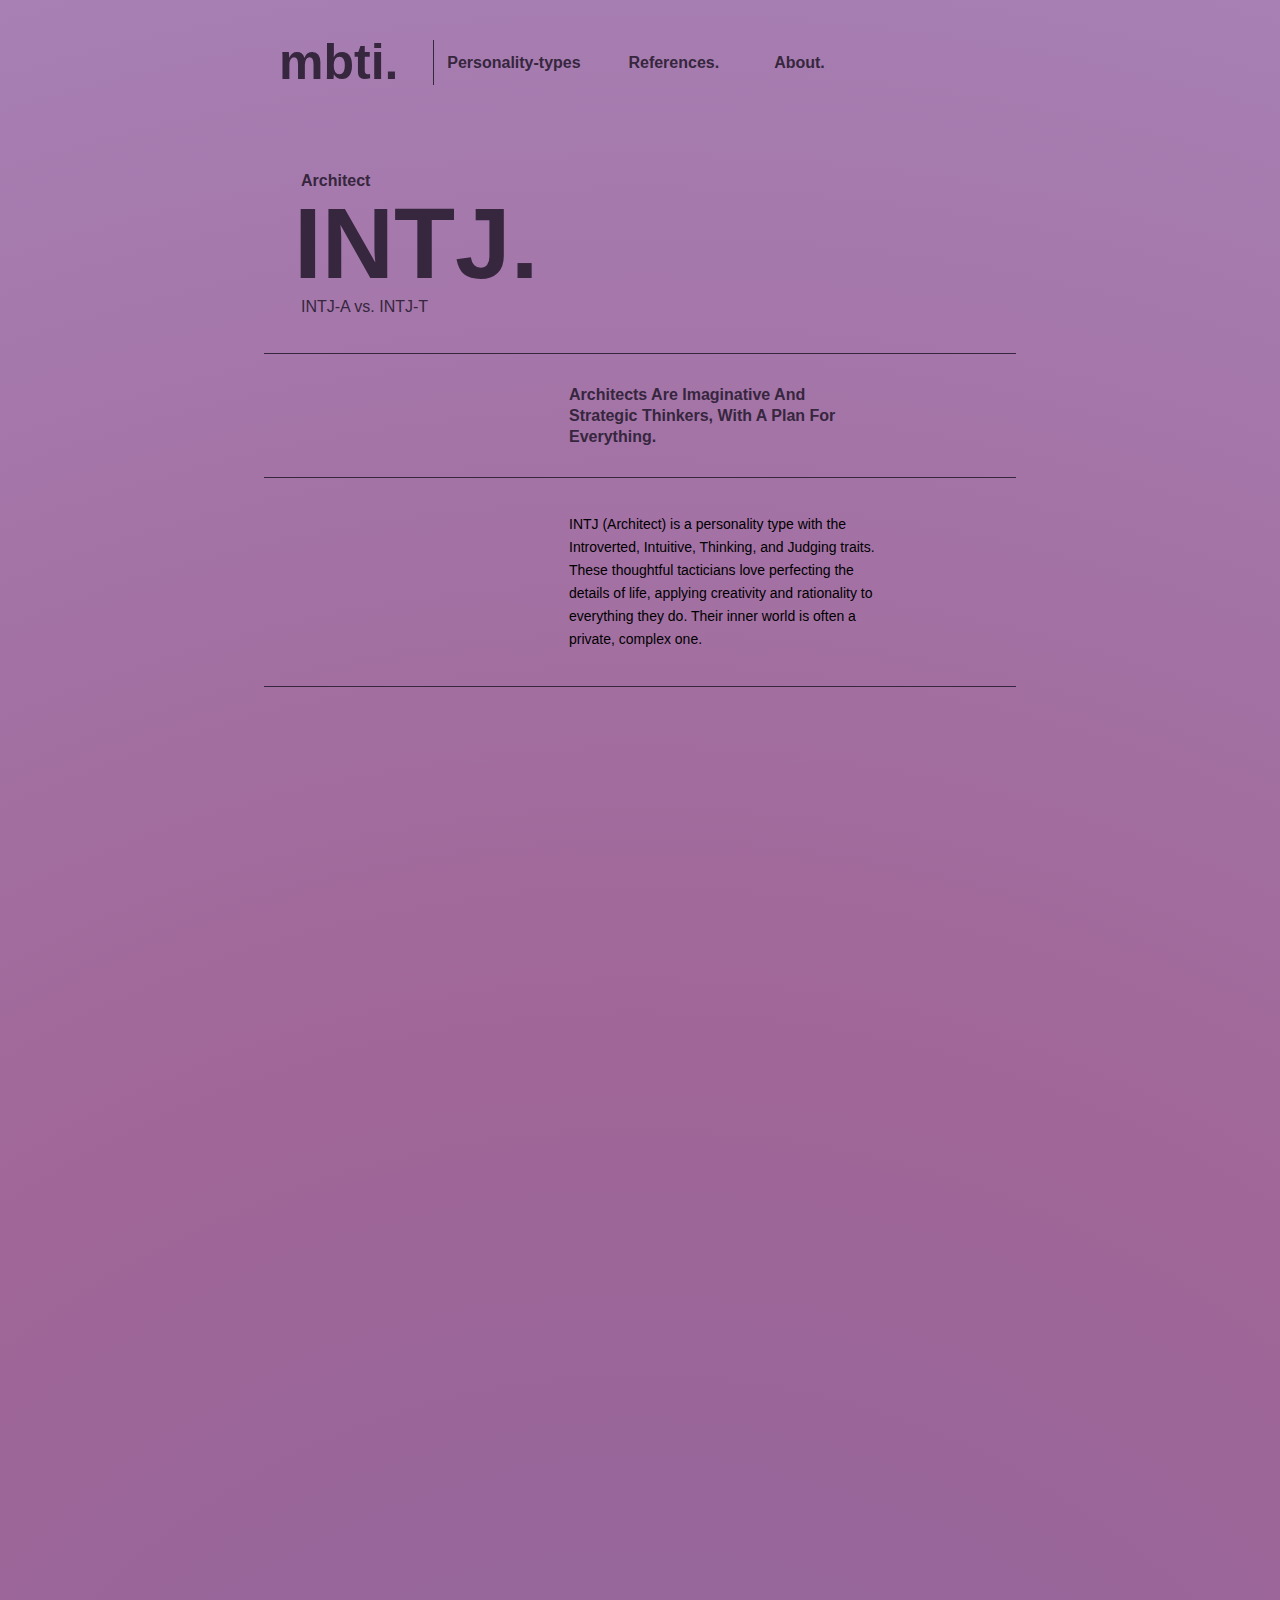
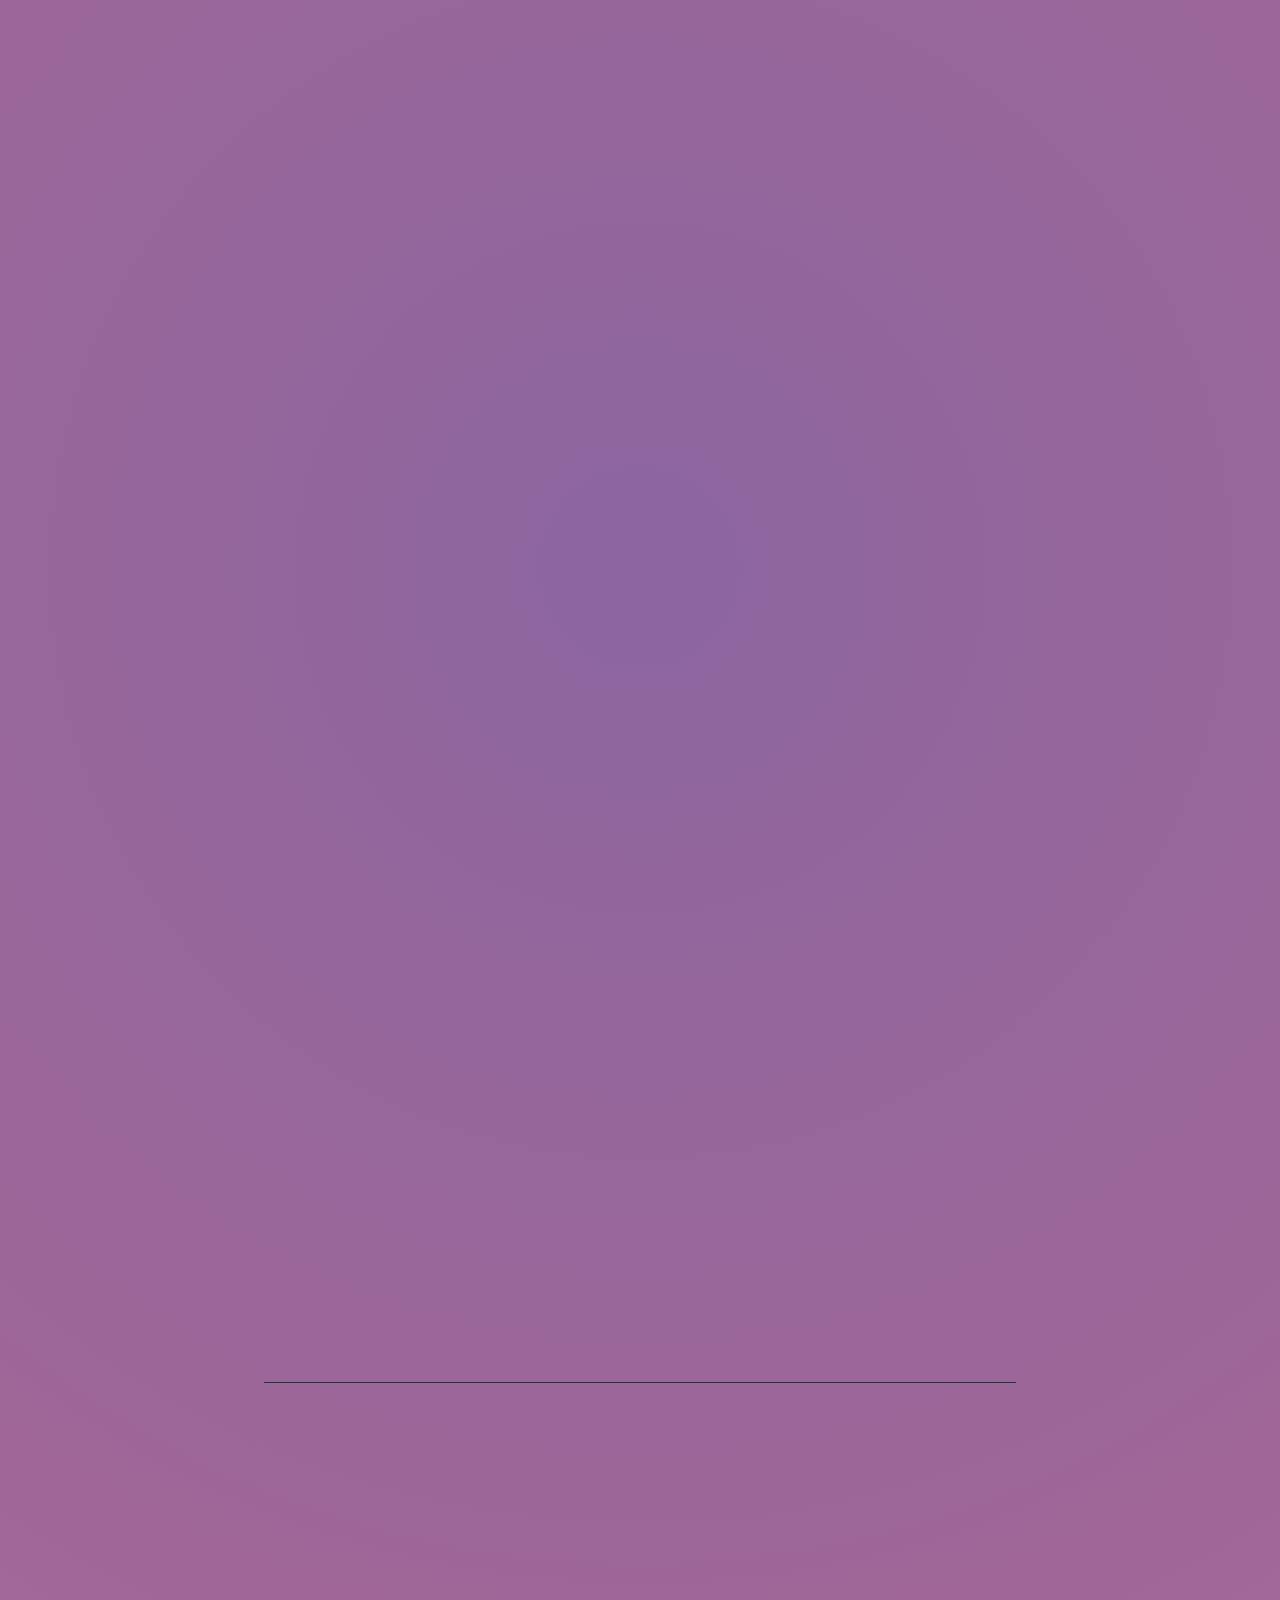
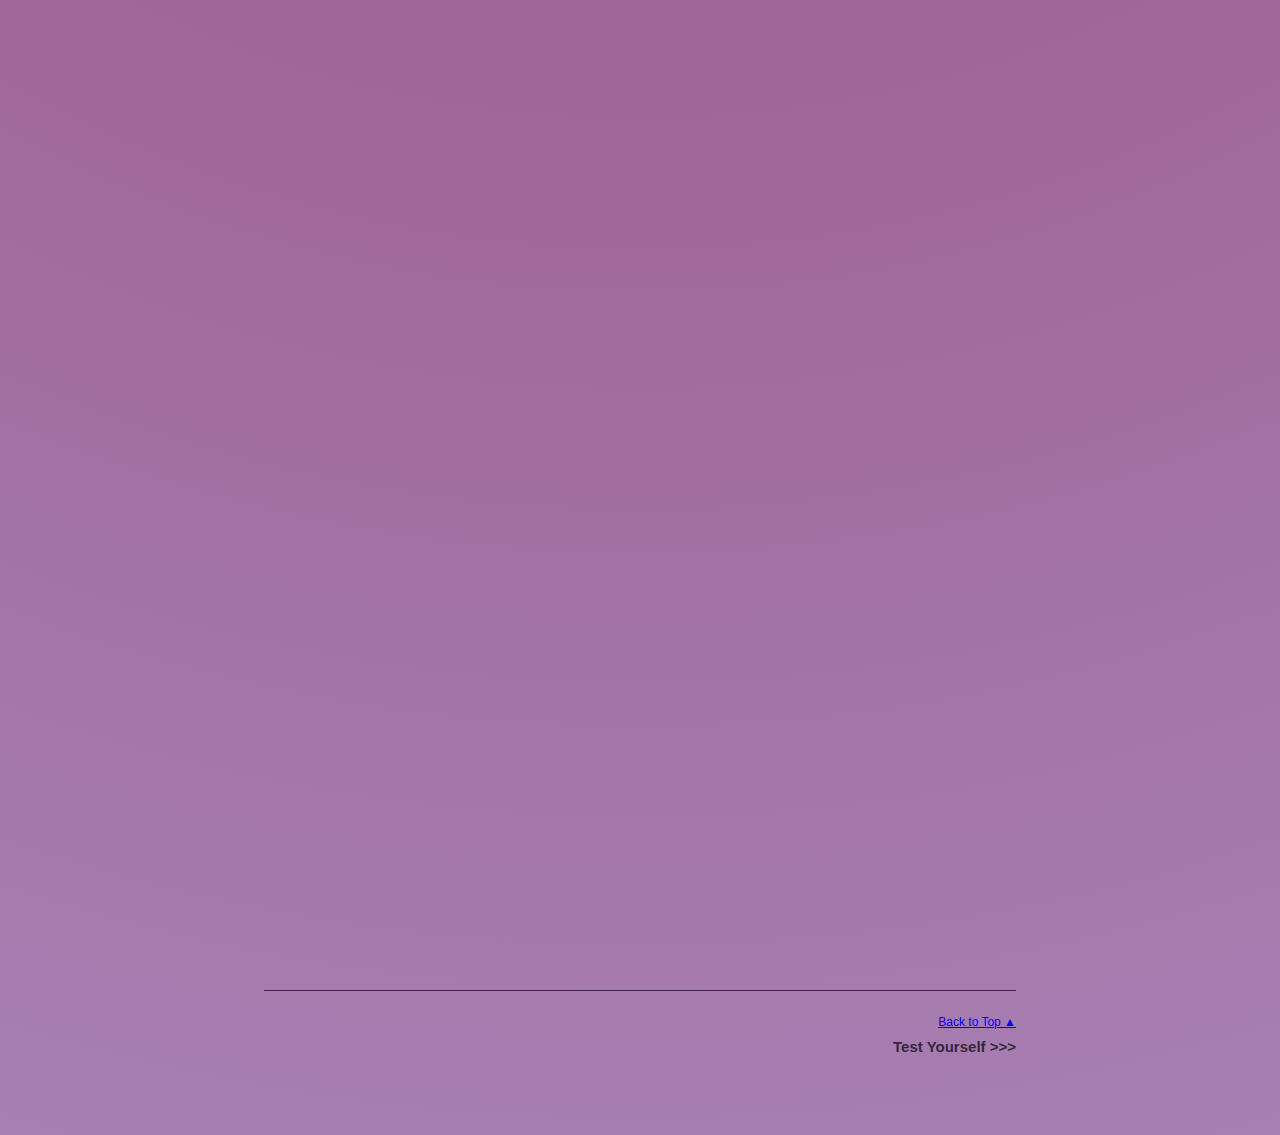
<file: HTML&CSS/P_INTJ.html>
<!DOCTYPE html>
<html>

<head>
    <title>INTJ.</title>
    <link rel="stylesheet" href="../HTML&CSS/Purple.css">
    <meta name="viewport" content="width=device-width, initial-scale=1.0">

    <style>
        /* Phone */
        @media (min-width: 400px) and (max-width: 699px) {
            .container {
                width: 100%;
                max-width: 699px;
            }

            body {
                font-size: 10px;
                line-height: 15px;
            }


            .masthead {
                padding-left: 5px;
                padding-bottom: 3em;
                gap: 5px;
            }

            .masthead a {
                font-size: 25px;
                padding-right: 7px;
            }

            .about-window a {
                font-size: 10px;
                height: 20px;
                padding-left: 5px;
            }

            .popup-container button {
                font-size: 10px;
                width: 100px;
                height: 20px;
                /* padding-left: 5px */
            }

            .popup-window {
                width: 200px;
                height: auto;
                padding-left: 1px;
            }

            .popup-window ul {
                grid-template-columns: repeat(2, auto);
                grid-template-rows: repeat(4, auto);
                gap: 12px;
                line-height: 20px;
                padding: 20px;
            }

            .popup-window a {
                font-size: 15px;
            }

            .title h1 {
                font-size: 8px;
                padding-left: 12.5px;
            }

            .title h2 {
                font-size: 40px;
                padding-top: 15px;
                padding-bottom: 13px;
                padding-left: 10px;
            }

            .title p {
                font-size: 9px;
                padding-left: 12.5px;
                padding-bottom: 12px;
            }

            .title h4 {
                font-size: 9px;
                padding-top: 15px;
                padding-bottom: 15px;
                padding-left: 102px;
                padding-right: 20px;
                line-height: 12px;
            }

            .content_intro p {
                font-size: 8px;
                padding-left: 102px;
                padding-right: 20px;
                padding-top: 15px;
                padding-bottom: 15px;
            }

            .content p,
            .content h3,
            .content h2 {
                transform: translateY(10px);
            }

            .content h1 {
                font-size: 20px;
                padding-top: 30px;
                padding-bottom: 30px;
                transform: translateY(10px);
            }

            .good h2 {
                font-size: 12px;
                padding-left: 30px;
                padding-top: 20px;
                padding-bottom: 20px;
            }

            .bad h2 {
                font-size: 12px;
                padding-left: 15px;
                padding-top: 20px;
                padding-bottom: 20px;
            }



            .good h3,
            .bad h3 {
                font-size: 8px;
                padding-top: 10px;
                padding-bottom: 10px;
                padding-left: 100px;
                padding-right: 10px;
            }

            .good,
            .bad {
                padding-bottom: 18px;
            }

            .good p,
            .bad p {
                font-size: 8px;
                padding-left: 102px;
                padding-right: 20px;
            }

            .button-container {
                padding-top: 10px;
                padding-bottom: 11.5px;
            }

            .button-container a {
                padding: 1px 0;
                font-size: 8px;
            }

            .external-btn {
                padding: 3.3px 0;
                font-size: 8px;
            }
        }

        /* Tablet */
        @media (min-width: 700px) and (max-width: 999px) {
            .container {
                width: 80%;
                max-width: 999px;
                padding: 40px;
            }

            body {
                font-size: 10px;
                line-height: 20px;
            }

            .masthead {
                padding-left: 5px;
                padding-bottom: 5em;
                gap: 10px;
            }

            .masthead a {
                font-size: 40px;
                padding-right: 13px;
            }

            .about-window a {
                font-size: 16px;
                height: 35px;
                padding-left: 15px;
                padding-right: 15px;
            }

            .popup-container button {
                font-size: 16px;
                width: 170px;
                height: 35px;
                padding-left:0px
            }

            .popup-window {
                width: 450px;
                height: auto;
                padding-left: 1px;
                z-index: 20;
            }

            .popup-window ul {
                gap: 12px;
                line-height: 30px;
                padding: 20px;
            }

            .popup-window a {
                font-size: 18px;
            }

            .title h1 {
                font-size: 12px;
                padding-left: 25px;
            }

            .title h2 {
                font-size: 66px;
                padding-top: 20px;
                padding-bottom: 20px;
                padding-left: 20px;
            }

            .title p {
                font-size: 14px;
                padding-left: 25px;
                padding-bottom: 25px;
                border-bottom: 0.5px solid #4e4736;
            }

            .title h4 {
                font-size: 12px;
                padding-top: 35px;
                padding-bottom: 35px;
                padding-left: 200px;
                padding-right: 100px;
                line-height: 18px;
                border-bottom: 0.5px solid #4e4736;
            }

            .content_intro p {
                font-size: 12px;
                padding-left: 200px;
                padding-right: 70px;
                padding-top: 35px;
                padding-bottom: 35px;
                border-bottom: 0.5px solid #4e4736;
            }

            .content p,
            .content h3,
            .content h2 {
                transform: translateY(20px);
            }

            .content h1 {
                font-size: 40px;
                padding-top: 60px;
                padding-bottom: 60px;
                border-bottom: 0.65px solid #4e4736;
                transform: translateY(20px);
            }

            .good h2 {
                font-size: 20px;
                padding-left: 80px;
                padding-top: 40px;
                padding-bottom: 40px;
                border-bottom: 0.5px solid #4e4736;
            }

            .bad h2 {
                font-size: 20px;
                padding-left: 45px;
                padding-top: 40px;
                padding-bottom: 40px;
                border-bottom: 0.5px solid #4e4736;

            }





            .good h3,
            .bad h3 {
                font-size: 12px;
                padding-top: 20px;
                padding-bottom: 16px;
                padding-left: 200px;
                padding-right: 20px;
            }

            .good,
            .bad {
                border-bottom: 0.5px solid #4e4736;
                padding-bottom: 36px;
            }

            .good p,
            .bad p {
                font-size: 12px;
                padding-left: 200px;
                padding-right: 90px;
            }

            .button-container {
                padding-top: 20px;
                padding-bottom: 22px;
            }

            .button-container a {
                padding: 1px 0;
                font-size: 16px;
            }

            .external-btn {
                padding: 6.6px 0;
                font-size: 16px;
            }
        }

        /* Full Screen */
        @media (min-width: 1000px) {
            .container {
                max-width: 1400px;
            }
        }
    </style>
</head>

<body>
    <div class="container"  id="top">
        <!-- back to home page link -->
        <header class="masthead">
            <a href="../index.html">mbti.</a>

            <div class="popup-container">
                <button class="button">Personality-types</button>

                <div class="popup-window">
                    <ul>
                        <li><a href="../HTML&CSS/P_ENTJ.html">ENTJ.</a></li>
                        <!-- 1. -->
                        <li><a href="../HTML&CSS/P_ENTP.html">ENTP.</a></li>
                        <!-- 2. -->
                        <li><a href="../HTML&CSS/P_INTJ.html">INTJ.</a></li>
                        <!-- 3. -->
                        <li><a href="../HTML&CSS/P_INTP.html">INTP.</a></li>
                        <!-- 4. -->
                        <li><a href="../HTML&CSS/G_ENFJ.html">ENFJ.</a></li>
                        <!-- 5. -->
                        <li><a href="../HTML&CSS/G_ENFP.html">ENFP.</a></li>
                        <!-- 6. -->
                        <li><a href="../HTML&CSS/G_INFJ.html">INFJ.</a></li>
                        <!-- 7. -->
                        <li><a href="../HTML&CSS/G_INFP.html">INFP.</a></li>
                        <!-- 8. -->
                        <li><a href="../HTML&CSS/B_ESFJ.html">ESFJ.</a></li>
                        <!-- 9. -->
                        <li><a href="../HTML&CSS/B_ESTJ.html">ESTJ.</a></li>
                        <!-- 10. -->
                        <li><a href="../HTML&CSS/B_ISFJ.html">ISFJ.</a></li>
                        <!-- 11. -->
                        <li><a href="../HTML&CSS/B_ISTJ.html">ISTJ.</a></li>
                        <!-- 12. -->
                        <li><a href="../HTML&CSS/Y_ESFP.html">ESFP.</a></li>
                        <!-- 13. -->
                        <li><a href="../HTML&CSS/Y_ESTP.html">ESTP.</a></li>
                        <!-- 14. -->
                        <li><a href="../HTML&CSS/Y_ISFP.html">ISFP.</a></li>
                        <!-- 15. -->
                        <li><a href="../HTML&CSS/Y_ISTP.html">ISTP.</a></li>
                        <!-- 16. -->
                </div>

            </div>
            <div class="about-window">
                <a href="../references.html">References.</a>
            </div>
            <div class="about-window">
                <a href="../about.html">About.</a>
            </div>
        </header>

        <div class="title">
            <h1>Architect</h1>
            <h2>INTJ.</h2>
            <p>INTJ-A vs. INTJ-T</p>
            <h4>Architects are imaginative and strategic thinkers, with a plan for everything.</h4>
        </div>
        <!-- content -->
        <div class="content">
            <div class="content_intro">
                <p>INTJ (Architect) is a personality type with the Introverted, Intuitive, Thinking, and Judging traits.
                    These thoughtful tacticians love perfecting the details of life, applying creativity and rationality
                    to everything they do. Their inner world is often a private, complex one.</p>
                <p>People with the INTJ personality type (Architects) are intellectually curious individuals with a
                    deep-seated thirst for knowledge. INTJs tend to value creative ingenuity, straightforward
                    rationality, and self-improvement. They consistently work toward enhancing intellectual abilities
                    and are often driven by an intense desire to master any and every topic that piques their interest.
                </p>
                <p>Logical and quick-witted, INTJs pride themselves on their ability to think for themselves, not to
                    mention their uncanny knack for seeing right through phoniness and hypocrisy. Because their minds
                    are never at rest, these personalities may sometimes struggle to find people who can keep up with
                    their nonstop analysis of everything around them. But when they do find like-minded individuals who
                    appreciate their intensity and depth of thought, INTJs form profound and intellectually stimulating
                    relationships that they deeply treasure.</p>
            </div>
            <h1>Strengths & Weaknesses</h1>
            <div class="good">
                <h2>Strengths</h2><br>
                <h3>Rational</h3>
                <p>People with the INTJ personality type (Architects) pride themselves on the power of their mind. They
                    can reframe nearly any challenge as an opportunity to hone their rational thinking skills and expand
                    their knowledge – and with this mindset, they can devise inventive solutions to even the most
                    arduous of problems.</p>
                <h3>Informed</h3>
                <p>Few personality types are as devoted as INTJs to developing rational, correct, and evidence-based
                    opinions. Rather than hunches or half-baked assumptions, they base their conclusions on research and
                    analysis. This gives them the conviction that they need to stand up for their ideas, even in the
                    face of disagreement.</p>
                <h3>Independent</h3>
                <p>For people with this personality type, conformity is more or less synonymous with mediocrity.
                    Creative and self-motivated, INTJs strive to do things their own way. They can imagine few things
                    more frustrating than allowing arbitrary rules or conventions to stand in the way of their success.
                    Moreover, they are happy to make decisions without outside input or opinions. These individuals
                    prefer to take matters into their own hands.</p>
                <h3>Determined</h3>
                <p>This personality type is known for being ambitious and goal-oriented. INTJs won’t rest until they’ve
                    achieved their own definition of success – which usually entails mastering the subjects and pursuits
                    that matter to them. They are not known for taking the easy way out. They feel that the only way to
                    achieve greatness is to face challenges head on.</p>
                <h3>Curious</h3>
                <p>INTJs are open to new ideas – as long as those ideas are rational and evidence based, that is.
                    Skeptical by nature, people with this personality type are especially drawn to offbeat or contrarian
                    points of view. And if the facts prove them wrong, these types are generally happy to revise their
                    opinions.</p>
                <h3>Original</h3>
                <p>Without INTJs, the world would be a far less interesting place. This personality type’s rebellious
                    streak is responsible for some of history’s most unconventional ideas and inventions. Even in their
                    everyday lives, these personalities force the people around them to consider new (and sometimes
                    surprising) ways of looking at things.
                </p>
            </div>
            <div class="bad">
                <h2>Weaknesses</h2><br>
                <h3>Arrogant</h3>
                <p>INTJs might be knowledgeable, but they’re not infallible. Their self-assurance can blind them to
                    useful input from other people – especially anyone they deem to be intellectually inferior. These
                    personalities can also come across as needlessly harsh or single-minded in trying to prove others
                    wrong.</p>
                <h3>Dismissive of Emotions</h3>
                <p>For this type, rationality is king. But emotional context often matters more than people with this
                    personality type care to admit. INTJs can get impatient with anyone who seems to value feelings more
                    than facts. Unfortunately, ignoring emotion is its own type of bias – one that can cloud this
                    personality type’s judgment.</p>
                <h3>Overly Critical</h3>
                <p>These personalities tend to have a great deal of self-control, particularly when it comes to thoughts
                    and feelings. When the people in their lives fail to match their level of restraint, INTJs can
                    appear scathingly critical. But this criticism can be unfair – based on arbitrary standards rather
                    than a full understanding of human nature.</p>
                <h3>Combative</h3>
                <p>People with this personality type hate blindly following anything without understanding why. This
                    includes restrictions and the authority figures who impose them. INTJs can get caught up in arguing
                    about useless rules and regulations – but sometimes these battles are distractions from more
                    important matters.</p>
                <h3>Socially Clueless</h3>
                <p>INTJs’ relentless rationality can lead to frustration in their social lives. Their efforts to defy
                    expectations may leave them feeling isolated or disconnected from other people. At times, these
                    personalities may become cynical about the value of relationships altogether, questioning the
                    importance of love and connection.</p>
            </div>
        </div>
        <div class="button-container">
             <p><a href="#top">Back to Top &#9650;</a></p>
            <a href="https://www.16personalities.com/free-personality-test" class="external-btn" target="_blank">Test
                Yourself >>> </a>
        </div>

    </div>
    </div>

    <script>
        const observer = new IntersectionObserver((entries) => {
            entries.forEach((entry) => {
                entry.target.classList.toggle("show", entry.isIntersecting);
                // if (entry.isIntersecting) observer.unobserve(entry.target);// Keeps it visible once shown
            });
        }, {
            threshold: 0.8 // Triggers when 80% of the element is visible
        });

        const hiddenElements = document.querySelectorAll('.content p, .content h3, .content h2, .content h1');
        hiddenElements.forEach((el) => observer.observe(el));
        // https://www.youtube.com/watch?v=2IbRtjez6ag
    </script>
</body>

</html>
</file>
<file: MBTI_Black&White.css>
* {
    margin: 0;
    padding: 0;
    box-sizing: border-box;
    scroll-behavior: smooth;
}

.container {
    width: 65%;
    max-width: 1400px;
    margin: 0 auto;
    padding: 40px;
}

body {
    font-family: optima, sans-serif;
    /* background: rgb(220, 220, 220); */
    background: radial-gradient(circle, rgb(220, 220, 220), 20%, #efefa8, #c2e0ae, #8fc2df, #a19ad1);
    /* background: radial-gradient(#555555, #ffffff); */
    color: #000000;
    line-height: 18px;

    background-size: 200% 200%;
    animation: drift 10s ease-in-out infinite;
}

@keyframes drift {
    0% {
        background-position: 0% 0%;
    }

    25% {
        background-position: 100% 0%;
    }

    50% {
        background-position: 100% 100%;
    }

    75% {
        background-position: 0% 100%;
    }

    100% {
        background-position: 0% 0%;
    }
}

.masthead {
    display: flex;
    justify-content: space-between;
    align-items: baseline;
    padding-bottom: 10em;
}

.masthead a {
    font-size: 12px;
    font-weight: bold;
    color: #000000;
    text-decoration: none;
    color: inherit;
}

.masthead p {
    transition: transform 0.3s ease
}

.masthead p:hover {
    transform: scale(1.3);
    cursor: pointer;
    color: #ffffff;
}

.intro h1 {
    font-size: 120px;
    text-align: left;
    padding-left: 10px;
    padding-bottom: 70px;
    border-bottom: 0.7px solid #000000;
}

.intro h3 {
    font-size: 10px;
    text-align: right;
    padding-top: 4px;
    /* text-transform: uppercase; */
}

.intro h2 {
    font-size: 16px;
    padding-top: 30px;
    padding-bottom: 30px;
    padding-left: 305px;
    text-transform: capitalize;
    line-height: 21px;
    border-bottom: 0.7px solid #000000;
}

.intro p {
    font-size: 12px;
    padding-top: 18px;
    padding-left: 305px;
    padding-right: 155px;
    padding-bottom: 33px;
    border-bottom: 0.7px solid #000000;
}

.colourchange-click h1 {
    font-size: 10px;
    text-align: right;
    padding-top: 4px;
}

.letters {
    display: flex;
    gap: 12px;
    justify-content: center;
    padding: 25px;
    border-bottom: 0.7px solid #000000;
}

.letter-group {
    display: flex;
    flex-direction: column;
    align-items: center;

    position: relative;
    outline: none;
}

.letter-e,
.letter-i,
.letter-s,
.letter-n,
.letter-t,
.letter-f,
.letter-j,
.letter-p {
    width: 100px;
    height: 105px;
    color: #fff;
    mix-blend-mode: multiply;
    /*white text transparent*/
    background-color: #000000;
    border: 0;
    display: flex;
    align-items: center;
    font-size: 50px;
    cursor: pointer;
    font-weight: bold;
    transition: background-color 0.3s ease;
    transition: transform 0.3s ease;
    /* border-radius: 200px; */
}

.letter-e:hover {
    background-color: #fff0ae;
    color: #ffb20c;
    transform: scale(1.08);
}

.letter-i:hover {
    background-color: #fff0ae;
    color: #ffb20c;
    transform: scale(1.08);
}

.letter-s:hover {
    background-color: #98d9a8;
    color: #1e2e45;
    transform: scale(1.08);
}

.letter-n:hover {
    background-color: #98d9a8;
    color: #1e2e45;
    transform: scale(1.08);
}

.letter-t:hover {
    background-color: #97c4ff;
    color: #195970;
    transform: scale(1.08);
}

.letter-f:hover {
    background-color: #97c4ff;
    color: #195970;
    transform: scale(1.08);
}

.letter-j:hover {
    background-color: #c5bcff;
    color: #935dbc;
    transform: scale(1.08);
}

.letter-p:hover {
    background-color: #c5bcff;
    color: #935dbc;
    transform: scale(1.08);
}

.letter-group h1 {
    width: 100px;
    padding-top: 17px;
    padding-bottom: 10px;
    font-size: 16px;
    text-align: center;
    word-wrap: break-word;
    /* text-transform: uppercase; */
    /* mask-image: linear-gradient(to bottom, black 30%, transparent 100%) */
}

/* Hide popup*/
.popup {
    display: none;
    position: fixed;
    top: 0;
    left: 0;
    width: 100%;
    height: 100%;
    background: rgba(0, 0, 0, 0.6);
    z-index: 10;
    justify-content: center;
    align-items: center;

    pointer-events: none;
}

/* Show popup when letter-group clicked */
.letter-group:focus-within .popup {
    display: flex;
}

/* Popup Box Styling */
.content-e,
.content-i,
.content-s,
.content-n,
.content-t,
.content-f,
.content-j,
.content-p {
    background: #dfdfdf;
    padding-top: 30px;
    width: 60em;
    height: 38em;
    /* border-radius: 30px; */
    font-size: 14px;
    text-align: center;
    box-shadow: 0 15px 15px rgba(0, 0, 0, 0.3);
    color: #000000;
    line-height: 20px;
    pointer-events: auto;
    /*mobile 8letters click; tabindex*/
}

.content-e img,
.content-i img,
.content-s img,
.content-n img,
.content-t img,
.content-f img,
.content-j img,
.content-p img {
    width: 30em;
    height: 25em;
}

.content-n img {
    width: 35em;
    height: 25em;
    padding-right: 50px;
}

.content-e h2,
.content-i h2,
.content-s h2,
.content-n h2,
.content-t h2,
.content-f h2,
.content-j h2,
.content-p h2 {
    font-size: 20px;
    padding-bottom: 15px;
}

.part3-name {
    font-size: 40px;
    font-weight: bold;
    font-family: Georgia, 'Times New Roman', Times, serif;
    font-style: italic;
    text-align: center;
    padding-top: 80px;
    padding-bottom: 80px;
    border-bottom: 0.7px solid #000000;
}

.types-name {
    font-size: 10px;
    font-weight: bold;
    text-align: right;
    padding-top: 0.5em;
    /* text-transform: uppercase; */
}

.grid1,
.grid2,
.grid3,
.grid4 {
    display: flex;
    justify-content: center;
    gap: 30px;
    width: 100%;
    padding-top: 50px;
    padding-bottom: 40px;
    align-items: flex-start;
    border-bottom: 0.7px solid #000000;
}

.grid-image {
    display: flex;
    flex-direction: column;
    align-items: flex-start;
    width: 200px;
}

.grid-image img {
    height: 240px;
    display: inline-block;
    object-fit: contain;
    object-position: bottom;
    transition: transform 0.3s ease
}

.grid-image img:hover {
    transform: scale(1.15);
    cursor: pointer;
}

.grid-image h1 {
    padding-top: 25px;
    font-size: 17px;
}

.grid-image p {
    padding-top: 10px;
    font-size: 11.5px;
    line-height: 16.5px;
    width: 180px;
}

.personalitytest h1 {
    font-size: 10px;
    font-weight: bold;
    text-align: right;
    padding-top: 0.5em;
}

/* link to test */
.button-container {
    padding-top: 30px;
    padding-bottom: 35px;
    text-align: center;
    align-items: center;
    display: flex;
    border-bottom: 0.7px solid #000000;
}

/* para besides button */
.button-container p {
    padding: 10px;
    font-size: 25px;
    line-height: 37px;
    font-style: oblique;
    font-family: Georgia, 'Times New Roman', Times, serif;
}

/* button */
.external-btn {
    background: #000000;
    color: #fff;
    mix-blend-mode: multiply;
    padding: 11px 0;
    width: 170px;
    height: 40px;
    text-align: center;
    text-decoration: none;
    border-radius: 40px;
    font-size: 15px;
    font-weight: bold;
    border: none;

    /* cursor: pointer; */
    /* transition: background 0.3s; */
}

.external-btn:hover {
    text-decoration: underline;
}

.references h1 {
    font-size: 10px;
    font-weight: bold;
    text-align: right;
    padding-top: 0.5em;
}

.references p {
    display: flex;
    justify-content: space-between;
    gap: 20px;
    padding-top: 10px;
    padding-bottom: 1px;
    font-size: 10px;
    /* padding: 50px; */
    color: #000000;
}

.references a {
    text-decoration: none;
    color: inherit;
}

.references a:hover {
    text-decoration: underline;
}
</file>
<file: about.css>
* {
    margin: 0;
    padding: 0;
    box-sizing: border-box;
}

.container {
    width: 65%;
    max-width: 1400px;
    margin: 0 auto;
    padding: 40px;
}

body {
    font-family: optima, sans-serif;
    font-size: 12px;
    background: radial-gradient(circle, rgb(220, 220, 220), 20%, #efefa8, #c2e0ae, #8fc2df, #a19ad1);

    animation: drift 10s ease-in-out infinite;
    background-size: 200% 200%;
    background-position: center;
    /* height: 100vh; */
    color: #000000;
    line-height: 23px;
    /* padding: 40px 20px; */
}

@keyframes drift {
    0% {
        background-position: 0% 0%;
    }

    25% {
        background-position: 100% 0%;
    }

    50% {
        background-position: 100% 100%;
    }

    75% {
        background-position: 0% 100%;
    }

    100% {
        background-position: 0% 0%;
    }
}

.masthead {
    display: flex;
    align-items: center;
    padding-left: 15px;
    padding-bottom: 7em;
    gap: 15px;
}

.masthead a {
    font-size: 50px;
    font-weight: bold;
    color: #000000;
    text-decoration: none;
    padding-right: 20px;
}

.about-window a {
    font-size: 16px;
    height: 45px;
    color: #000000;
    border: transparent;
    background-color: transparent;
    display: flex;
    padding-left: 20px;
    align-items: center;
    transition: transform 0.3s ease
}

.about-window a:hover {
    color: #ffffff;
    background-color: #000000;
}

.popup-container {
    position: relative;
    display: inline-block;
}

.popup-container button {
    font-size: 16px;
    font-family: optima, sans-serif;
    font-weight: bolder;
    width: 170px;
    height: 45px;
    color: #000000;
    border: transparent;
    border-left: 1px solid #000000;
    background-color: transparent;
    display: flex;
    justify-content: center;
    align-items: center;
    transition: all 0.3s ease;
}

.popup-container:hover button {
    cursor: pointer;
    color: #ffffff;
    background-color: #000000;
}

.popup-window {
    display: none;
    position: absolute;
    background-color: #000000;
    border: 1px solid #000000;
    width: 500px;
    height: auto;
    padding-left: 10px;
    box-shadow: 0 6px 8px rgba(0, 0, 0, 0.1);
    z-index: 10;
}

.popup-container:hover .popup-window {
    display: block;
}

.popup-window ul {
    display: grid;
    grid-template-columns: repeat(4, auto);
    grid-template-rows: repeat(4, auto);
    gap: 20px;
    justify-items: center;
    list-style: none;
    padding: 20px;
    height: 100%;
}

.popup-window a {
    text-decoration: none;
    color: #ffffff;
    font-family: optima, sans-serif;
    font-size: 18px;
}

.popup-window a:hover {
    text-decoration: underline;
    color: #c7c7c7;
}


.aboutdesigner h1 {
    font-size: 40px;
    padding-top: 40px;
    padding-bottom: 25px;
    color: #000000;
    /* border-bottom: 0.7px solid #36263e; */
}

.aboutdesigner p {
    font-size: 16px;
    padding-bottom: 30px;
    border-bottom: 0.7px solid #000000;
}

.aboutdesigner h2 {
    display: flex;
    font-size: 16px;
    padding-top: 30px;
    padding-bottom: 30px;
    padding-left: 305px;
    padding-right: 110px;
    text-transform: capitalize;
    line-height: 1.5;
    color: #000000;
    border-bottom: 0.7px solid #000000;
}

.aboutdesigner h3 {
    display: flex;
    font-size: 12px;
    padding-top: 30px;
    padding-bottom: 30px;
    padding-left: 305px;
    padding-right: 90px;
    font-weight: lighter;
    line-height: 1.5;
    color: #000000;
    border-bottom: 0.7px solid #000000;
}

.contactus h1 {
    font-size: 40px;
    padding-top: 40px;
    padding-bottom: 40px;
    color: #000000;
    border-bottom: 0.7px solid #36263e;
}

.contactus h2 {
    display: flex;
    font-size: 16px;
    padding-top: 30px;
    padding-bottom: 20px;
    padding-left: 305px;
    padding-right: 110px;
    /* text-transform: capitalize; */
    line-height: 1.5;
    color: #000000;
    /* border-bottom: 0.7px solid #000000; */
}

.contactus p {
    display: flex;
    font-size: 16px;
    padding-bottom: 30px;
    padding-left: 305px;
    padding-right: 110px;
    line-height: 1.6;
    color: #000000;
    border-bottom: 0.7px solid #000000;
}

.FAQ h1 {
    font-size: 40px;
    font-family: Georgia, 'Times New Roman', Times, serif;
    font-style: italic;
    padding-top: 100px;
    padding-bottom: 100px;
    display: flex;
    justify-content: center;
    color: #000000;
    border-bottom: 0.7px solid #36263e;
}

.FAQ h2 {
    display: flex;
    font-size: 16px;
    padding-bottom: 10px;
    padding-top: 30px;
    line-height: 1.6;
    color: #000000;
}

.FAQ p {
    display: flex;
    font-size: 12px;
    padding-bottom: 10px;
    line-height: 1.6;
    color: #000000;

}
</file>
<file: references.css>
* {
    margin: 0;
    padding: 0;
    box-sizing: border-box;
}

.container {
    width: 65%;
    max-width: 1400px;
    margin: 0 auto;
    padding: 40px;
}

body {
    font-family: optima, sans-serif;
    font-size: 12px;
    background: radial-gradient(circle, rgb(220, 220, 220), 20%, #efefa8, #c2e0ae, #8fc2df, #a19ad1);

    animation: drift 10s ease-in-out infinite;
    background-size: 200% 200%;
    background-position: center;
    /* height: 100vh; */
    color: #000000;
    line-height: 23px;
    /* padding: 40px 20px; */
}

@keyframes drift {
    0% {
        background-position: 0% 0%;
    }

    25% {
        background-position: 100% 0%;
    }

    50% {
        background-position: 100% 100%;
    }

    75% {
        background-position: 0% 100%;
    }

    100% {
        background-position: 0% 0%;
    }
}

.masthead {
    display: flex;
    align-items: center;
    padding-left: 15px;
    padding-bottom: 7em;
    gap: 15px;
}

.masthead a {
    font-size: 50px;
    font-weight: bold;
    color: #000000;
    text-decoration: none;
    padding-right: 20px;
}

.about-window a {
    font-size: 16px;
    height: 45px;
    color: #000000;
    border: transparent;
    background-color: transparent;
    display: flex;
    padding-left: 20px;
    align-items: center;
    transition: transform 0.3s ease
}

.about-window a:hover {
    color: #ffffff;
    background-color: #000000;
}

.popup-container {
    position: relative;
    display: inline-block;
}

.popup-container button {
    font-size: 16px;
    font-family: optima, sans-serif;
    font-weight: bolder;
    width: 170px;
    height: 45px;
    color: #000000;
    border: transparent;
    border-left: 1px solid #000000;
    background-color: transparent;
    display: flex;
    justify-content: center;
    align-items: center;
    transition: all 0.3s ease;
}

.popup-container:hover button {
    cursor: pointer;
    color: #ffffff;
    background-color: #000000;
}

.popup-window {
    display: none;
    position: absolute;
    background-color: #000000;
    border: 1px solid #000000;
    width: 500px;
    height: auto;
    padding-left: 10px;
    box-shadow: 0 6px 8px rgba(0, 0, 0, 0.1);
    z-index: 10;
}

.popup-container:hover .popup-window {
    display: block;
}

.popup-window ul {
    display: grid;
    grid-template-columns: repeat(4, auto);
    grid-template-rows: repeat(4, auto);
    gap: 20px;
    justify-items: center;
    list-style: none;
    padding: 20px;
    height: 100%;
}

.popup-window a {
    text-decoration: none;
    color: #ffffff;
    font-family: optima, sans-serif;
    font-size: 18px;
}

.popup-window a:hover {
    text-decoration: underline;
    color: #c7c7c7;
}

.refer h1 {
    font-size: 40px;
    padding-top: 40px;
    padding-bottom: 40px;
    color: #000000;
    border-bottom: 0.7px solid #36263e;
}

.refer h2 {
    display: flex;
    font-size: 16px;
    padding-top: 30px;
    padding-bottom: 20px;
    padding-left: 305px;
    padding-right: 70px;
    text-transform: capitalize;
    line-height: 1.5;
    color: #000000;
    /* border-bottom: 0.7px solid #000000; */
}


.refer p {
    display: flex;
    font-size: 16px;
    padding-bottom: 30px;
    padding-left: 305px;
    padding-right: 40px;
    line-height: 1.5;
    color: #000000;
    border-bottom: 0.7px solid #000000;
}


.web h1 {
    font-size: 40px;
    font-family: Georgia, 'Times New Roman', Times, serif;
    font-style: italic;
    text-align: center;
    padding-top: 100px;
    padding-bottom: 100px;
    color: #000000;
    border-bottom: 0.7px solid #36263e;
}

.web h2 {
    display: flex;
    font-size: 14px;
    padding-top: 15px;
    padding-bottom: 5px;
    /* padding-left: 305px;
    padding-right: 70px; */
    text-transform: capitalize;
    line-height: 1.5;
    color: #000000;
}

.web p {
    display: flex;
    font-size: 14px;
    padding-bottom: 10px;
    /* padding-left: 305px;
    padding-right: 40px; */
    line-height: 1.5;
    color: #000000;
    /* border-bottom: 0.7px solid #000000; */
}

.site-footer h1 {
    font-size: 10px;
    font-weight: bold;
    text-align: right;
    padding-top: 0.5em;
    border-top: 0.7px solid #000000;
}

.column h2 {
    font-size: 12px;
    font-weight: lighter;
    text-align: left;
    line-height: 1.6;
    color: #000000;
    max-width: 380px;
}

.column {
    display: flex;
    justify-content: space-between;
    gap: 100px;
    font-size: 10px;
    font-weight: bold;
    padding-top: 20px;
    padding-bottom: 5px;
    padding-right: 100px;
}

.footer-column h3 {
    font-size: 16px;
    margin-bottom: 10px;
}

.footer-column ul {
    list-style: none;
    padding: 0;
    color: #000000;
    font-weight: lighter;
}

.site-footer h4 {
    font-size: 10px;
    color: #000000;
    font-weight: lighter;
    text-align: left;
    padding-top: 1em;
}

.footer-column a {
    text-decoration: none;
    color: inherit;
}

.footer-column a:hover {
    text-decoration: underline;
    color: #ffffff;
}
</file>
<file: HTML&CSS/Blue.css>
* {
    margin: 0;
    padding: 0;
    box-sizing: border-box;
    scroll-behavior: smooth;
}

.container {
    width: 65%;
    max-width: 1400px;
    margin: 0 auto;
    padding: 40px;
}

body {
    font-family: optima, sans-serif;
    font-size: 12px;
    background: radial-gradient(circle, #4aa4a1, #6194d6, 50%, #8fc2df, rgb(220, 220, 220));
    /* animation: expand 10s ease-in-out infinite; */
    animation: drift 10s ease-in-out infinite;
    background-size: 200% 200%;
    background-position: center;
    /* height: 100vh; */
    color: #195970;
    line-height: 23px;
    /* padding: 40px 20px; */
}

@keyframes drift {
    0% {
        background-position: 0% 0%;
    }

    25% {
        background-position: 100% 0%;
    }

    50% {
        background-position: 100% 100%;
    }

    75% {
        background-position: 0% 100%;
    }

    100% {
        background-position: 0% 0%;
    }
}

/* @keyframes expand {
    0% {
        background-size: 100% 100%;
    }

    50% {
        background-size: 180% 180%;
    }

    100% {
        background-size: 100% 100%;
    }
} */

.masthead {
    display: flex;
    align-items: center;
    padding-left: 15px;
    padding-bottom: 7em;
    gap: 15px;
}

.masthead a {
    font-size: 50px;
    font-weight: bold;
    color: #195970;
    text-decoration: none;
    padding-right: 20px;
}

.about-window a {
    font-size: 16px;
    height: 45px;
    color: #195970;
    border: transparent;
    background-color: transparent;
    display: flex;
    padding-left: 20px;
    align-items: center;
    transition: transform 0.3s ease
}

.about-window a:hover {
    color: #ffffff;
    background-color: #195970;
}


.popup-container {
    position: relative;
    display: inline-block;
}

.popup-container button {
    font-size: 16px;
    font-family: optima, sans-serif;
    font-weight: bold;
    width: 170px;
    height: 45px;
    color: #195970;
    border: transparent;
    background-color: transparent;
    border-left: 1px solid #195970;
    display: flex;
    justify-content: center;
    align-items: center;
    transition: all 0.3s ease;
}

.popup-container:hover button {
    cursor: pointer;
    color: #ffffff;
    background-color: #195970;
}

.popup-window {
    display: none;
    position: absolute;
    background-color: #195970;
    border: 1px solid #195970;
    width: 500px;
    height: 200px;
    padding: 10px;
    box-shadow: 0 6px 8px rgba(0, 0, 0, 0.1);
    z-index: 10;
}

.popup-container:hover .popup-window {
    display: block;
}

.popup-window ul {
    display: grid;
    grid-template-columns: repeat(4, auto);
    /* 4 columns */
    grid-template-rows: repeat(4, auto);
    /* 4 rows */
    gap: 20px;
    justify-items: center;
    list-style: none;
    padding: 10px;
    /* margin: 0; */
    height: 100%;
}

.popup-window a {
    text-decoration: none;
    color: #ffffff;
    font-family: optima, sans-serif;
    font-size: 18px;
}

.popup-window a:hover {
    text-decoration: underline;
    color: #77bed8;
}


.title h1 {
    font-size: 16px;
    padding-left: 37px;
    color: #195970;
}

.title h2 {
    font-size: 100px;
    padding-top: 40px;
    padding-bottom: 40px;
    padding-left: 30px;
    color: #195970;
    /* border-bottom: 0.7px solid #36263e; */
}

.title p {
    font-size: 16px;
    padding-left: 37px;
    padding-bottom: 35px;
    border-bottom: 0.7px solid #195970;
}

.title h4 {
    font-size: 16px;
    padding-top: 30px;
    padding-bottom: 30px;
    padding-left: 305px;
    padding-right: 140px;
    text-transform: capitalize;
    line-height: 21px;
    color: #195970;
    border-bottom: 0.7px solid #195970;
}

.content_intro p {
    font-size: 14px;
    padding-left: 305px;
    padding-right: 140px;
    padding-top: 35px;
    padding-bottom: 35px;
    color: #000;
    border-bottom: 0.7px solid #195970;
}

.content p,
.content h3,
.content h2 {
    opacity: 0;
    transform: translateY(30px);
    transition: all 1s ease-out;
}

.content .show {
    opacity: 1;
    transform: translateY(0);
}

.content h1 {
    font-size: 43px;
    text-align: center;
    font-weight: bold;
    font-family: Georgia, 'Times New Roman', Times, serif;
    font-style: italic;
    padding-top: 70px;
    padding-bottom: 68px;
    border-bottom: 0.7px solid #195970;

    opacity: 0;
    transform: translateY(30px);
    transition: all 1s ease-out;

}

.good h2 {
    position: sticky;
    top: 150px;
    font-size: 25px;
    padding-left: 167px;
    padding-right: 140px;
    padding-top: 40px;
    padding-bottom: 15px;
    /* border-bottom: 0.7px solid #4e4736; */
}

.bad h2 {
    position: sticky;
    top: 150px;
    font-size: 25px;
    padding-left: 139px;
    padding-right: 140px;
    padding-top: 40px;
    padding-bottom: 35px;
    /* border-bottom: 0.7px solid #4e4736; */
}



.good h3,
.bad h3 {
    font-size: 12px;
    padding-top: 20px;
    padding-bottom: 5px;
    padding-left: 305px;
    padding-right: 140px;
    text-transform: uppercase;
    color: #000;
}

.good,
.bad {
    border-bottom: 0.7px solid #195970;
    padding-bottom: 40px;
}

.good p,
.bad p {
    font-size: 14px;
    padding-left: 305px;
    padding-right: 140px;
    color: #000;
}


.button-container {
    padding-top: 20px;
    padding-bottom: 35px;
    text-align: right;
    align-items: center;
    display: flex;
    justify-content: space-between;
}

.button-container a {
    color: #195970;
    display: inline-block;
    padding: 1px 0;
    text-align: center;
    text-decoration: none;
    font-size: 15px;
    font-weight: bold;
    border: none;
    transition: transform 0.3s ease;
}

.button-container a:hover {
    /* text-decoration: underline; */
    color: #ffffff;
    transform: scale(1.3);
}

.external-btn {
    color: #195970;
    display: inline-block;
    padding: 1px 0;
    text-align: center;
    text-decoration: none;
    font-size: 15px;
    font-weight: bold;
    border: none;
    transition: transform 0.3s ease;
}

.external-btn:hover {
    color: #ffffff;
    transform: scale(1.3);
}
</file>
<file: HTML&CSS/Green.css>
* {
    margin: 0;
    padding: 0;
    box-sizing: border-box;
}

.container {
    width: 65%;
    max-width: 1400px;
    margin: 0 auto;
    padding: 40px;
}

body {
    font-family: optima, sans-serif;
    font-size: 12px;
    background: radial-gradient(circle, #53987b, rgb(74, 164, 101), 50%, #7fc199, rgb(220, 220, 220));
    /* animation: expand 10s ease-in-out infinite; */
    animation: drift 10s ease-in-out infinite;
    background-size: 200% 200%;
    background-position: center;
    /* height: 100vh; */
    color: #1e4538;
    line-height: 23px;
    /* padding: 40px 20px; */
}

@keyframes drift {
    0% {
        background-position: 0% 0%;
    }

    25% {
        background-position: 100% 0%;
    }

    50% {
        background-position: 100% 100%;
    }

    75% {
        background-position: 0% 100%;
    }

    100% {
        background-position: 0% 0%;
    }
}

/* @keyframes expand {
    0% {
        background-size: 100% 100%;
    }

    50% {
        background-size: 180% 180%;
    }

    100% {
        background-size: 100% 100%;
    }
} */

.masthead {
    display: flex;
    align-items: center;
    padding-left: 15px;
    padding-bottom: 7em;
    gap: 15px;
}

.masthead a {
    font-size: 50px;
    font-weight: bold;
    color: #1e4538;
    text-decoration: none;
    padding-right: 20px;
}

.about-window a {
    font-size: 16px;
    height: 45px;
    color: #1e4538;
    border: transparent;
    background-color: transparent;
    display: flex;
    padding-left: 20px;
    align-items: center;
    transition: transform 0.3s ease
}

.about-window a:hover {
    color: #ffffff;
    background-color: #1e4538;
}


.popup-container {
    position: relative;
    display: inline-block;
}

.popup-container button {
    font-size: 16px;
    font-family: optima, sans-serif;
    font-weight: bold;
    width: 160px;
    height: 45px;
    color: #1e4538;
    border: transparent;
    background-color: transparent;
    border-left: 1px solid #1e4538;
    display: flex;
    justify-content: center;
    align-items: center;
    transition: all 0.3s ease;
}

.popup-container:hover button {
    cursor: pointer;
    color: #ffffff;
    background-color: #1e4538;
}

.popup-window {
    display: none;
    position: absolute;
    background-color: #1e4538;
    border: 1px solid #1e4538;
    width: 500px;
    height: 200px;
    padding: 10px;
    box-shadow: 0 6px 8px rgba(0, 0, 0, 0.1);
    z-index: 10;
}

.popup-container:hover .popup-window {
    display: block;
}

.popup-window ul {
    display: grid;
    grid-template-columns: repeat(4, auto);
    /* 4 columns */
    grid-template-rows: repeat(4, auto);
    /* 4 rows */
    gap: 20px;
    justify-items: center;
    list-style: none;
    padding: 10px;
    /* margin: 0; */
    height: 100%;
}

.popup-window a {
    text-decoration: none;
    color: #ffffff;
    font-family: optima, sans-serif;
    font-size: 18px;
}

.popup-window a:hover {
    text-decoration: underline;
    color: #458d6b
}


.title h1 {
    font-size: 16px;
    padding-left: 37px;
    color: #1e4538;
}

.title h2 {
    font-size: 100px;
    padding-top: 40px;
    padding-bottom: 40px;
    padding-left: 30px;
    color: #1e4538;
    /* border-bottom: 0.7px solid #36263e; */
}

.title p {
    font-size: 16px;
    padding-left: 37px;
    padding-bottom: 35px;
    border-bottom: 0.7px solid #1e4538;
}

.title h4 {
    font-size: 16px;
    padding-top: 30px;
    padding-bottom: 30px;
    padding-left: 305px;
    padding-right: 140px;
    text-transform: capitalize;
    line-height: 21px;
    color: #1e4538;
    border-bottom: 0.7px solid #1e4538;
}

.content_intro p {
    font-size: 14px;
    padding-left: 305px;
    padding-right: 140px;
    padding-top: 35px;
    padding-bottom: 35px;
    color: #000;
    border-bottom: 0.7px solid #1e4538;
}

.content p,
.content h3,
.content h2 {
    opacity: 0;
    transform: translateY(30px);
    transition: all 1s ease-out;
}

.content .show {
    opacity: 1;
    transform: translateY(0);
}

.content h1 {
    font-size: 43px;
    text-align: center;
    font-weight: bold;
    font-family: Georgia, 'Times New Roman', Times, serif;
    font-style: italic;
    padding-top: 70px;
    padding-bottom: 68px;
    border-bottom: 0.7px solid #1e4538;

    opacity: 0;
    transform: translateY(30px);
    transition: all 1s ease-out;

}

.good h2 {
    font-size: 25px;
    padding-left: 167px;
    padding-right: 140px;
    padding-top: 40px;
    padding-bottom: 35px;
    border-bottom: 0.7px solid #1e4538;

}

.bad h2 {
    font-size: 25px;
    padding-left: 139px;
    padding-right: 140px;
    padding-top: 40px;
    padding-bottom: 35px;
    border-bottom: 0.7px solid #1e4538;

}



.good h3,
.bad h3 {
    font-size: 12px;
    padding-top: 20px;
    padding-bottom: 5px;
    padding-left: 305px;
    padding-right: 140px;
    text-transform: uppercase;
    color: #000;
}

.good,
.bad {
    border-bottom: 0.7px solid #1e4538;
    padding-bottom: 40px;
}

.good p,
.bad p {
    font-size: 14px;
    padding-left: 305px;
    padding-right: 140px;
    color: #000;
}

.button-container {
    padding-top: 20px;
    padding-bottom: 35px;
    text-align: right;
    align-items: center;
}

.external-btn {
    color: #1e4538;
    display: inline-block;
    padding: 1px 0;
    text-align: center;
    text-decoration: none;
    font-size: 15px;
    font-weight: bold;
    border: none;
    transition: transform 0.3s ease;
}

.external-btn:hover {
    color: #ffffff;
    transform: scale(1.3);
}
</file>
<file: HTML&CSS/P_ENTJ.css>
* {
    margin: 0;
    padding: 0;
    box-sizing: border-box;
}

.container {
    width: 65%;
    max-width: 1400px;
    margin: 0 auto;
    padding: 40px;
}

body {
    font-family: optima, sans-serif;
    font-size: 12px;
    background: radial-gradient(circle, #8d66a0, 80%, rgb(220, 220, 220));
    /* height: 100vh; */
    color: #36263e;
    line-height: 23px;
    /* padding: 40px 20px; */
}

.masthead {
    display: flex;
    align-items: center;
    padding-left: 15px;
    padding-bottom: 7em;
    gap: 15px;
}

.masthead a {
    font-size: 50px;
    font-weight: bold;
    color: #36263e;
    text-decoration: none;
}

.masthead p {
    font-size: 16px;
    width: 160px;
    height: 45px;
    color: #36263e;
    transition: text-decoration 0.3s ease #36263e;
    border-left: 1.5px solid #36263e;


    display: flex;
    justify-content: center;
    align-items: center;
}

.masthead p:hover {
    cursor: pointer;
    color: #ffffff;
    background-color: #36263e;
}

.title h1 {
    font-size: 16px;
    padding-left: 37px;
    color: #36263e;
}

.title h2 {
    font-size: 100px;
    padding-top: 40px;
    padding-bottom: 40px;
    padding-left: 30px;
    color: #36263e;
    /* border-bottom: 0.7px solid #36263e; */
}

.title p {
    font-size: 16px;
    padding-left: 37px;
    padding-bottom: 35px;
    border-bottom: 0.7px solid #36263e;
}

.title h4 {
    font-size: 16px;
    padding-top: 30px;
    padding-bottom: 30px;
    padding-left: 305px;
    padding-right: 140px;
    text-transform: capitalize;
    line-height: 21px;
    color: #36263e;
    border-bottom: 0.7px solid #36263e;
}

.content_intro p {
    font-size: 14px;
    padding-left: 305px;
    padding-right: 140px;
    padding-top: 35px;
    padding-bottom: 35px;
    color: rgb(220, 220, 220);
    border-bottom: 0.7px solid #36263e;
}

.content h1 {
    font-size: 43px;
    text-align: center;
    font-weight: bold;
    font-family: Georgia, 'Times New Roman', Times, serif;
    font-style: italic;
    padding-top: 70px;
    padding-bottom: 68px;
    border-bottom: 0.7px solid #36263e;
}

.good h2 {
    font-size: 25px;
    padding-left: 167px;
    padding-right: 140px;
    padding-top: 40px;
    padding-bottom: 35px;
    border-bottom: 0.7px solid #36263e;

}

.bad h2 {
    font-size: 25px;
    padding-left: 139px;
    padding-right: 140px;
    padding-top: 40px;
    padding-bottom: 35px;
    border-bottom: 0.7px solid #36263e;

}



.good h3,
.bad h3 {
    font-size: 12px;
    padding-top: 20px;
    padding-bottom: 5px;
    padding-left: 305px;
    padding-right: 140px;
    text-transform: uppercase;
    color: rgb(220, 220, 220);
}

.good,
.bad {
    border-bottom: 0.7px solid #36263e;
    padding-bottom: 40px;
}

.good p,
.bad p {
    font-size: 14px;
    padding-left: 305px;
    padding-right: 140px;
    color: rgb(220, 220, 220);
}

.button-container {
    padding-top: 30px;
    padding-bottom: 35px;
    text-align: right;
    align-items: center;
    transition: transform 0.3s ease;
}

.button-container:hover {
    transform: scale(1.1);
}

.external-btn {
    color: #36263e;
    padding: 11px 0;
    text-align: center;
    text-decoration: none;
    font-size: 15px;
    font-weight: bold;
    border: none;
}

.external-btn:hover {
    color: #ffffff;
}
</file>
<file: HTML&CSS/Purple.css>
* {
    margin: 0;
    padding: 0;
    box-sizing: border-box;
}

.container {
    width: 65%;
    max-width: 1400px;
    margin: 0 auto;
    padding: 40px;
}

body {
    font-family: optima, sans-serif;
    font-size: 12px;
    background: radial-gradient(circle, #8d66a0, #a06697, 50%, #af9ad1, rgb(220, 220, 220));
    /* animation: expand 10s ease-in-out infinite; */
    animation: drift 10s ease-in-out infinite;
    background-size: 200% 200%;
    background-position: center;
    /* height: 100vh; */
    color: #36263e;
    line-height: 23px;
    /* padding: 40px 20px; */
}

@keyframes drift {
    0% {
        background-position: 0% 0%;
    }

    25% {
        background-position: 100% 0%;
    }

    50% {
        background-position: 100% 100%;
    }

    75% {
        background-position: 0% 100%;
    }

    100% {
        background-position: 0% 0%;
    }
}

/* @keyframes expand {
    0% {
        background-size: 100% 100%;
    }

    50% {
        background-size: 180% 180%;
    }

    100% {
        background-size: 100% 100%;
    }
} */

.masthead {
    display: flex;
    align-items: center;
    padding-left: 15px;
    padding-bottom: 7em;
    gap: 15px;
}

.masthead a {
    font-size: 50px;
    font-weight: bold;
    color: #36263e;
    text-decoration: none;
    padding-right: 20px;
}
.about-window a {
    font-size: 16px;
    height: 45px;
    color: #36263e;
    border: transparent;
    background-color: transparent;
    display: flex;
    padding-left: 20px;
    align-items: center;
    transition: transform 0.3s ease
}

.about-window a:hover {
    color: #ffffff;
    background-color: #36263e;
}

.popup-container {
    position: relative;
    display: inline-block;
}

.popup-container button {
    font-size: 16px;
    font-family: optima, sans-serif;
    font-weight: bold;
    width: 160px;
    height: 45px;
    color: #36263e;
    border: transparent;
    background-color: transparent;
    border-left: 1px solid #36263e;
    display: flex;
    justify-content: center;
    align-items: center;
    transition: all 0.3s ease;
}

.popup-container:hover button {
    cursor: pointer;
    color: #ffffff;
    background-color: #36263e;
}

.popup-window {
    display: none;
    position: absolute;
    background-color: #36263e;
    border: 1px solid #36263e;
    width: 500px;
    height: 200px;
    padding: 10px;
    box-shadow: 0 6px 8px rgba(0, 0, 0, 0.1);
    z-index: 10;
}

.popup-container:hover .popup-window {
    display: block;
}

.popup-window ul {
    display: grid;
    grid-template-columns: repeat(4, auto);
    /* 4 columns */
    grid-template-rows: repeat(4, auto);
    /* 4 rows */
    gap: 20px;
    justify-items: center;
    list-style: none;
    padding: 10px;
    /* margin: 0; */
    height: 100%;
}

.popup-window a {
    text-decoration: none;
    color: #ffffff;
    font-family: optima, sans-serif;
    font-size: 18px;
}

.popup-window a:hover {
    text-decoration: underline;
    color: #af9ad1;
}


.title h1 {
    font-size: 16px;
    padding-left: 37px;
    color: #36263e;
}

.title h2 {
    font-size: 100px;
    padding-top: 40px;
    padding-bottom: 40px;
    padding-left: 30px;
    color: #36263e;
    /* border-bottom: 0.7px solid #36263e; */
}

.title p {
    font-size: 16px;
    padding-left: 37px;
    padding-bottom: 35px;
    border-bottom: 0.7px solid #36263e;
}

.title h4 {
    font-size: 16px;
    padding-top: 30px;
    padding-bottom: 30px;
    padding-left: 305px;
    padding-right: 140px;
    text-transform: capitalize;
    line-height: 21px;
    color: #36263e;
    border-bottom: 0.7px solid #36263e;
}

.content_intro p {
    font-size: 14px;
    padding-left: 305px;
    padding-right: 140px;
    padding-top: 35px;
    padding-bottom: 35px;
    color: #000;
    border-bottom: 0.7px solid #36263e;
}

.content p,
.content h3,
.content h2 {
    opacity: 0;
    transform: translateY(30px);
    transition: all 1s ease-out;
}

.content .show {
    opacity: 1;
    transform: translateY(0);
}

.content h1 {
    font-size: 43px;
    text-align: center;
    font-weight: bold;
    font-family: Georgia, 'Times New Roman', Times, serif;
    font-style: italic;
    padding-top: 70px;
    padding-bottom: 68px;
    border-bottom: 0.7px solid #36263e;

    opacity: 0;
    transform: translateY(30px);
    transition: all 1s ease-out;

}

.good h2 {
    font-size: 25px;
    padding-left: 167px;
    padding-right: 140px;
    padding-top: 40px;
    padding-bottom: 35px;
    border-bottom: 0.7px solid #36263e;

}

.bad h2 {
    font-size: 25px;
    padding-left: 139px;
    padding-right: 140px;
    padding-top: 40px;
    padding-bottom: 35px;
    border-bottom: 0.7px solid #36263e;

}



.good h3,
.bad h3 {
    font-size: 12px;
    padding-top: 20px;
    padding-bottom: 5px;
    padding-left: 305px;
    padding-right: 140px;
    text-transform: uppercase;
    color: #000;
}

.good,
.bad {
    border-bottom: 0.7px solid #36263e;
    padding-bottom: 40px;
}

.good p,
.bad p {
    font-size: 14px;
    padding-left: 305px;
    padding-right: 140px;
    color: #000;
}

.button-container {
    padding-top: 20px;
    padding-bottom: 35px;
    text-align: right;
    align-items: center;
}

.external-btn {
    color: #36263e;
    display: inline-block;
    padding: 1px 0;
    text-align: center;
    text-decoration: none;
    font-size: 15px;
    font-weight: bold;
    border: none;
    transition: transform 0.3s ease;
}

.external-btn:hover {
    color: #ffffff;
    transform: scale(1.3);
}
</file>
